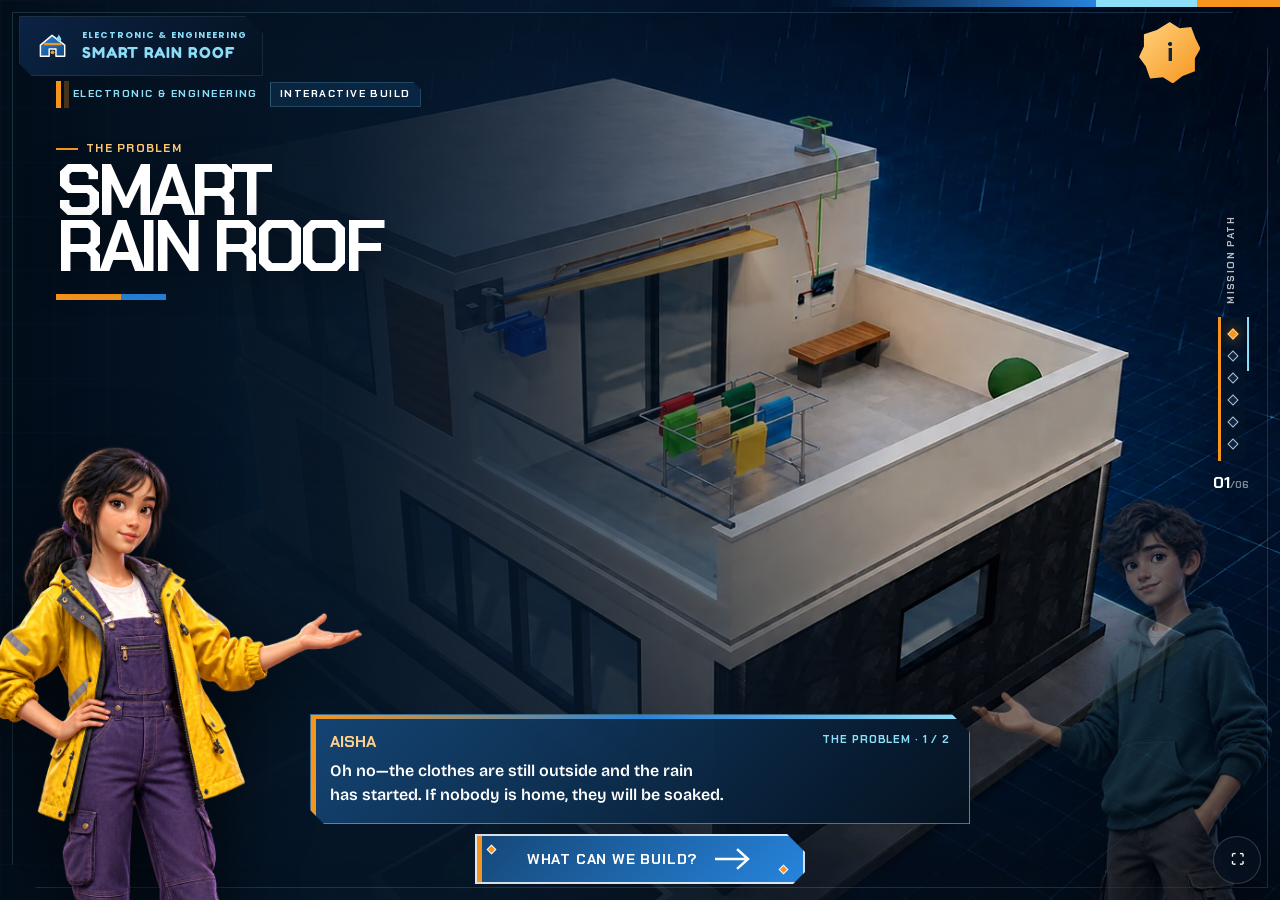
<file: index.html>
<!DOCTYPE html>
<html lang="en">
<head>
<meta charset="utf-8">
<meta name="viewport" content="width=device-width, initial-scale=1, viewport-fit=cover, maximum-scale=1">
<meta name="theme-color" content="#0B2545">
<title>SKAI Engineering · Smart Rain Roof</title>
<link rel="icon" type="image/svg+xml" href="favicon.svg">
<link rel="alternate icon" href="favicon.ico" sizes="16x16 24x24 32x32 48x48 64x64">
<link rel="stylesheet" href="assets/fonts/local-fonts.css">
<style>
/* =====================================================================
   SKAI world board — fit-to-screen, never scrolls, everything animates.
   Board is the Figma frame at 1959.11 x 1102 (16:9-ish), letterboxed to
   whatever screen it lands on. All motion is CSS transforms on the
   data-role groups inside the SVG.
   ===================================================================== */

*, *::before, *::after { box-sizing: border-box; }

html, body {
  height: 100%;
  margin: 0;
  overflow: hidden;                 /* no scrollbars, ever */
  overscroll-behavior: none;
  touch-action: manipulation;
  background: #08080b;
  font-family: Poppins, system-ui, -apple-system, sans-serif;
  color: #e9e9ee;
  -webkit-tap-highlight-color: transparent;
}

body {
  display: grid;
  place-items: center;
  position: fixed;                  /* kills iOS rubber-banding */
  inset: 0;
}

/* ---------------------------------------------------------------- board */

.board {
  --ar: 1.777778;                   /* 1959.11 / 1102 */
  position: relative;
  width:  min(100vw, calc(100vh * var(--ar)));
  height: min(100vh, calc(100vw / var(--ar)));
  overflow: hidden;
  background:
    radial-gradient(125% 95% at 50% -8%,  var(--glow)  0%, transparent 62%),
    radial-gradient(100% 80% at 50% 108%, var(--glow2) 0%, transparent 58%),
    var(--bg);
  box-shadow: 0 0 0 1px rgba(255,255,255,.05), 0 30px 90px rgba(0,0,0,.55);
}

/* soft vignette so the themed ground reads as depth, not a flat wash */
.board::after {
  content: ""; position: absolute; inset: 0; pointer-events: none;
  background: radial-gradient(120% 100% at 50% 50%, transparent 52%, rgba(0,0,0,.42) 100%);
}
@supports (height: 100dvh) {
  .board {
    width:  min(100vw, calc(100dvh * var(--ar)));
    height: min(100dvh, calc(100vw / var(--ar)));
  }
}
.board svg { display: block; width: 100%; height: 100%; }

/* Portrait phones: the board is a landscape game frame, so rotate it into the
   screen instead of leaving a thin letterbox strip. Chrome stays upright. */
@media (orientation: portrait) and (max-width: 820px) {
  .board {
    position: fixed; top: 50%; left: 50%;
    width:  min(100vh, calc(100vw * var(--ar)));
    height: min(100vw, calc(100vh / var(--ar)));
    transform: translate(-50%, -50%) rotate(90deg);
  }
  @supports (height: 100dvh) {
    .board {
      width:  min(100dvh, calc(100vw * var(--ar)));
      height: min(100vw, calc(100dvh / var(--ar)));
    }
  }
}

/* ---- domain mascots: the generated characters, standing on the board ---- */
.board .mascot {
  position: absolute; bottom: 8%; height: 40%;
  opacity: 0; pointer-events: none; z-index: 2;
  filter: drop-shadow(0 12px 24px rgba(0,0,0,.45));
  transition: opacity 200ms ease, transform 260ms cubic-bezier(.55, 0, .85, .12);
}
.board .mascot.robot { right: 17%; transform: translate(110px, 34px) scale(.9); }
.board .mascot.kid   { left: 20%;  transform: translate(-110px, 34px) scale(.9); }
.board .mascot.on {
  opacity: 1; transform: none;
  transition: opacity 200ms ease, transform 440ms cubic-bezier(.16, 1.24, .32, 1);
}
.board .mascot.robot.on { animation: bob 2.6s ease-in-out 500ms infinite; }
.board .mascot.kid.on   { animation: bob 3.1s ease-in-out 900ms infinite; }
@media (prefers-reduced-motion: reduce) { .board .mascot.on { animation: none; } }

/* the activity area — your game renders here, under the chrome */
.stage-slot {
  position: absolute; inset: 0;
  display: grid; place-items: center;
  pointer-events: none;
}

/* ------------------------------------------------------- motion system */
/* Every element is parked off-board in the direction it flies in from.
   Translations are in SVG user units, so they behave identically at any
   screen size. Turning the role off replays the same path in reverse. */

.board [data-role] {
  transform-box: fill-box;
  transform-origin: 50% 50%;
  opacity: 0;
  will-change: transform, opacity;
  transition:
    transform 260ms cubic-bezier(.55, 0, .85, .12),
    opacity   150ms ease-in;
  transition-delay: calc(var(--i, 0) * 22ms);
}

.board [data-role].on {
  transform: none;
  opacity: 1;
  transition:
    transform 440ms cubic-bezier(.16, 1.24, .32, 1),
    opacity   200ms ease-out;
  transition-delay: calc(var(--i, 0) * 38ms);
}

/* per-role flight paths */
.board [data-role="header"] { transform: translate(-520px, -70px) rotate(-7deg); }
.board [data-role="hud"]    { transform: translate(0, -330px) scale(.86); }
.board [data-role="rail"]   { transform: translate(400px, 40px) rotate(6deg); }
.board [data-role="hint"]   { transform: translate(-420px, 120px) rotate(-14deg); }
.board [data-role="cta"]    { transform: translate(0, 460px) scale(.9); }
.board [data-role="trim"]   { transform: translate(-700px, 0); }
.board [data-role="bubble"] {
  transform: translate(-40px, 90px) scale(.25) rotate(-8deg);
  transform-origin: 12% 94%;        /* grows out of the hint button */
}

/* the board itself never flies */
.board [data-role="decor"] { opacity: 1; transform: none; transition: none; }

/* Figma's flat grey stage tint (Rectangle 129) is replaced by the themed
   .board background above, so it is not drawn */
.board [data-role="backdrop"] { display: none; }

/* idle life once things have landed */
.board [data-role="cta"].on   { animation: bob 2.6s ease-in-out 600ms infinite; }
.board [data-role="hint"].on  { animation: pulse 2.2s ease-in-out 700ms infinite; }
@keyframes bob   { 0%,100% { translate: 0 0;    } 50% { translate: 0 -9px; } }
@keyframes pulse { 0%,100% { scale: 1;          } 50% { scale: 1.055;      } }

@media (prefers-reduced-motion: reduce) {
  .board [data-role] { transition-duration: 1ms !important; transition-delay: 0ms !important; }
  .board [data-role].on { animation: none; }
}

/* --------------------------------------------------------------- chrome */
/* Everything here is fixed-position overlay, so it can never add scroll. */

.hud-bar {
  position: fixed; right: clamp(8px, 1.2vw, 18px); bottom: clamp(8px, 1.8vh, 20px);
  display: flex; align-items: center; gap: clamp(6px, .9vw, 12px);
  padding: clamp(6px, 1vh, 10px) clamp(10px, 1.4vw, 16px);
  background: rgba(18,18,23,.82);
  backdrop-filter: blur(14px);
  border: 1px solid rgba(255,255,255,.1);
  border-radius: 999px;
  font-size: clamp(10px, 1.5vh, 13px);
  z-index: 10;
  transition: opacity .24s ease, transform .24s ease;
  max-width: calc(100vw - 16px);
  flex-wrap: wrap; justify-content: center;
}
body.idle .hud-bar { opacity: 0; transform: translateY(18px); pointer-events: none; }

.hud-bar button {
  font: inherit; font-weight: 600; color: #e9e9ee;
  background: rgba(255,255,255,.07);
  border: 1px solid rgba(255,255,255,.12);
  border-radius: 999px;
  padding: .45em .9em; cursor: pointer; white-space: nowrap;
  transition: background .18s ease, color .18s ease;
}
.hud-bar button:hover { background: rgba(255,255,255,.16); }
.hud-bar button.play.on { background: #fff; color: #111; }

.dots { display: flex; flex-wrap: wrap; justify-content: center; gap: clamp(4px, .55vw, 7px); }
.dots i {
  width: clamp(7px, 1.05vh, 10px); aspect-ratio: 1;
  border-radius: 50%; background: rgba(255,255,255,.24);
  cursor: pointer; transition: background .2s ease, transform .2s ease;
}
.dots i:hover { transform: scale(1.35); }
.dots i.on { background: var(--accent, #fff); transform: scale(1.35); }

.caption {
  position: fixed; right: clamp(8px, 1.2vw, 18px);
  bottom: calc(clamp(8px, 1.8vh, 20px) + clamp(38px, 5.6vh, 52px));
  margin: 0;
  font-size: clamp(10px, 1.5vh, 13px); letter-spacing: .01em;
  color: rgba(255,255,255,.6); text-align: right;
  max-width: min(46vw, 360px);
  z-index: 10; pointer-events: none;
  transition: opacity .24s ease;
}
body.idle .caption { opacity: 0; }

.worlds {
  position: fixed; top: clamp(8px, 1.6vh, 18px); left: 50%;
  transform: translateX(-50%);
  display: flex; flex-wrap: wrap; justify-content: center; gap: clamp(4px, .6vw, 8px);
  z-index: 10; max-width: calc(100vw - 12px);
  transition: opacity .24s ease, transform .24s ease;
}
body.idle .worlds { opacity: 0; transform: translateX(-50%) translateY(-16px); pointer-events: none; }

.worlds a {
  font-size: clamp(9px, 1.35vh, 12px); font-weight: 600;
  color: rgba(255,255,255,.66); text-decoration: none; white-space: nowrap;
  background: rgba(18,18,23,.8); backdrop-filter: blur(14px);
  border: 1px solid rgba(255,255,255,.1); border-radius: 999px;
  padding: .42em .9em;
}
.worlds a[aria-current] { background: var(--accent); color: #0b0b0e; border-color: transparent; }
.worlds a .sm { display: none; }
@media (max-width: 620px), (max-height: 420px) {
  .worlds a .lg { display: none; }
  .worlds a .sm { display: inline; }
}



@media (max-width: 900px) {
  .caption  { display: none; }
}
@media (max-width: 620px) {
  .hud-bar .full { display: none; }
  .worlds a { padding: .34em .62em; }
}
@media (max-width: 380px) {
  .hud-bar .play { display: none; }
}
/* very short landscape (phones on their side): shrink the chrome further */
@media (max-height: 420px) {
  .caption { display: none; }
  .hud-bar { bottom: 6px; padding: 4px 8px; }
  .worlds  { top: 5px; }
}

:root { --bg: #0B2545; --glow: rgba(31,111,208,.58); --glow2: rgba(247,148,29,.30); --accent: #F7941D; }
</style>
<link rel="stylesheet" href="engineering-smart-rain-roof.css">
</head>
<body>

<nav class="worlds" aria-hidden="true"></nav>

<div class="board">
<svg xmlns="http://www.w3.org/2000/svg" viewBox="0 0 1959.1111 1102" preserveAspectRatio="xMidYMid meet" data-frame="engineering" role="img" aria-label="Electronic & Engineering board">
<defs><linearGradient id="g1" x1="0.979" y1="0.9211" x2="-0.2285" y2="-1.015"><stop offset="0" stop-color="#154777" stop-opacity="1"/><stop offset="1" stop-color="#2784DD" stop-opacity="1"/></linearGradient><linearGradient id="g2" x1="0.4921" y1="0.5685" x2="0.5001" y2="0.3508"><stop offset="0" stop-color="#FFFFFF" stop-opacity="0"/><stop offset="1" stop-color="#115CBB" stop-opacity="1"/></linearGradient></defs>
<g data-role="header" data-node="24:2196" data-name="Rectangle"><g transform="matrix(1,0,0,1,282.4,115)"><path d="M0 0L7.2 0L7.2 2L0 2L0 0Z" fill="#D13735" fill-opacity="0.3"/></g></g>
<g data-role="header" data-node="24:2197" data-name="Rectangle"><g transform="matrix(1,0,0,1,285,112.4004)"><path d="M0 0L2 0L2 7.2L0 7.2L0 0Z" fill="#D13735" fill-opacity="0.3"/></g></g>
<g data-role="decor" data-node="24:2198" data-name="structural-beam"><g transform="matrix(1,0,0,1,1800,380)"><path d="M0 2C0 0.89543 0.895431 0 2 0L98 0C99.1046 0 100 0.895431 100 2L100 4C100 5.10457 99.1046 6 98 6L2 6C0.895429 6 0 5.10457 0 4L0 2Z" fill="#48515D" fill-opacity="0.12"/><path d="M2 0L2 1L98 1L98 0L98 -1L2 -1L2 0ZM100 2L99 2L99 4L100 4L101 4L101 2L100 2ZM98 6L98 5L2 5L2 6L2 7L98 7L98 6ZM0 4L1 4L1 2L0 2L-1 2L-1 4L0 4ZM2 6L2 5C1.44771 5 1 4.55229 1 4L0 4L-1 4C-1 5.65685 0.343143 7 2 7L2 6ZM100 4L99 4C99 4.55228 98.5523 5 98 5L98 6L98 7C99.6569 7 101 5.65685 101 4L100 4ZM98 0L98 1C98.5523 1 99 1.44771 99 2L100 2L101 2C101 0.343147 99.6569 -1 98 -1L98 0ZM2 0L2 -1C0.343146 -1 -1 0.343146 -1 2L0 2L1 2C1 1.44772 1.44772 1 2 1L2 0Z" fill="#48515D" fill-opacity="0.22"/></g></g>
<g data-role="hud" data-node="24:2199" data-name="Group 2593"><g transform="matrix(1,0,0,1,1618.0001,19.0016)"><g transform="matrix(-1,0,0,-1,93.0238,93.0003)"><path d="M40.7775 0.00796409L52.3742 0C53.2279 3.41 54.2725 6.76697 55.0507 10.2004C59.1892 11.1524 62.6675 12.7484 66.2536 15.0069C69.1303 13.1007 72.1699 11.4233 75.1026 9.60195C77.8721 12.3584 80.7683 14.9923 83.6286 17.6539C83.0802 19.0354 82.3523 20.3699 81.6962 21.7025C80.7319 23.6598 79.7825 25.6241 78.8478 27.5955C80.359 31.0665 81.5698 33.8694 82.4382 37.5915C83.4019 37.8378 84.3621 38.2226 85.3056 38.5458C87.8242 39.4079 90.3435 40.3726 92.9008 41.108L92.8804 47.0852C92.8771 48.3946 92.8322 49.7277 92.952 51.0324C92.9754 51.4793 92.9892 51.9295 93.0238 52.3755C92.5066 52.4912 92.0158 52.6321 91.515 52.8058C90.5465 53.1682 89.5171 53.4284 88.5237 53.7187L83.3202 55.234C82.4232 59.3446 80.5585 63.2376 78.3809 66.8053C79.8642 69.9635 81.2415 73.1734 82.6959 76.3456C81.8798 77.2656 80.9659 78.1188 80.0965 78.9896C78.536 80.5403 76.9914 82.1067 75.4628 83.6887C72.2172 82.2379 68.9699 80.736 65.8386 79.0506C62.3419 81.1423 58.4711 82.428 54.5588 83.4751C54.3432 84.9111 53.9496 86.3398 53.6117 87.7526C53.19 89.493 52.8028 91.2411 52.4503 92.997L40.7261 93.0003L39.2403 87.1638C38.931 85.9251 38.6638 84.6587 38.261 83.4469C34.4911 82.3594 30.7104 81.1355 27.3275 79.097C25.1842 79.9741 23.0947 80.9838 21.0001 81.9688C19.8576 82.506 18.7073 83.0983 17.5151 83.5157C14.9533 81.1043 12.5081 78.5298 10.0255 76.0354C10.4983 74.9452 11.0995 73.9015 11.6371 72.8408L14.6315 66.8776C12.5921 63.0901 11.0799 59.3295 9.88628 55.1981C6.61031 54.1406 3.29553 53.2169 0.0260241 52.1343C-0.0330577 48.4032 0.0282023 44.6613 0.0192856 40.9286C3.25047 39.7721 6.64128 39.0144 9.89193 37.8965C10.5563 35.6648 11.2576 33.4638 12.1902 31.327C12.8232 29.8767 13.5877 28.4884 14.2528 27.053C12.7173 23.9271 11.1587 20.8127 9.57705 17.71C10.6488 16.4582 11.9105 15.3133 13.0633 14.132C14.6516 12.5046 16.2114 10.7685 17.924 9.27475C20.7465 11.2446 23.7203 13.0304 26.6236 14.8785C30.0271 12.8252 33.9298 11.0685 37.8333 10.2632C38.8498 6.85614 39.7331 3.40428 40.7775 0.00796409Z" fill="#FCA01B"/></g><g transform="matrix(-1,0,0,-1,76.0238,77.0003)"><path d="M28.234 0.0863614C28.2844 0.078873 28.3345 0.0690532 28.3853 0.0639804C29.6066 -0.0580889 30.9267 0.016793 32.1457 0.103916C32.5471 0.133306 32.9479 0.170984 33.3478 0.216962C33.7477 0.262939 34.1464 0.317294 34.544 0.379939C34.9417 0.442584 35.3378 0.513521 35.7326 0.592672C36.1272 0.671824 36.52 0.759276 36.9111 0.854935C37.302 0.950513 37.6909 1.05414 38.0776 1.1659C38.4643 1.27766 38.8485 1.39756 39.2302 1.52542C39.6119 1.65321 39.9909 1.78889 40.3668 1.93254C40.7428 2.07635 41.1157 2.22772 41.4854 2.38683C41.8551 2.5461 42.2214 2.71294 42.5841 2.88751C42.9469 3.06192 43.3058 3.2439 43.661 3.43344C44.0162 3.62299 44.3672 3.81978 44.7141 4.02398C45.061 4.22802 45.4035 4.4393 45.7416 4.65776C46.0798 4.87621 46.4132 5.10159 46.7419 5.33381C47.0706 5.56619 47.3943 5.80526 47.713 6.05117C48.0317 6.297 48.3453 6.54944 48.6535 6.80839C48.9618 7.06735 49.2644 7.33258 49.5615 7.60417C49.7434 7.76787 49.9232 7.93374 50.101 8.10195C50.2788 8.27008 50.4545 8.44038 50.6282 8.61269C50.8017 8.78517 50.9731 8.95966 51.1425 9.13616C51.3119 9.31282 51.4791 9.49149 51.644 9.67226C51.809 9.85303 51.9717 10.0357 52.1321 10.2204C52.2926 10.4052 52.4509 10.5919 52.6068 10.7805C52.7626 10.9691 52.9162 11.1595 53.0674 11.3518C53.2186 11.5441 53.3675 11.7384 53.5141 11.9344C53.6604 12.1303 53.8045 12.3281 53.9461 12.5277C54.0879 12.7271 54.227 12.9284 54.3637 13.1314C54.5004 13.3343 54.6345 13.5389 54.7662 13.7452C54.8979 13.9513 55.027 14.1591 55.1536 14.3686C55.2802 14.578 55.4042 14.789 55.5256 15.0014C55.6471 15.2138 55.7658 15.4277 55.8819 15.643C55.9982 15.8583 56.1117 16.0751 56.2225 16.2933C56.3333 16.5114 56.4415 16.7309 56.547 16.9517C56.6525 17.1724 56.7553 17.3944 56.8553 17.6177C56.9553 17.841 57.0525 18.0655 57.1472 18.2912C57.2417 18.5169 57.3335 18.7436 57.4225 18.9716C57.5114 19.1996 57.5976 19.4286 57.6809 19.6587C57.7643 19.8886 57.8448 20.1197 57.9225 20.3518C58.0001 20.5838 58.0749 20.8167 58.147 21.0506C58.219 21.2845 58.288 21.5191 58.3542 21.7546C58.4205 21.9902 58.4838 22.2266 58.5443 22.4637C58.6047 22.7007 58.6622 22.9386 58.7167 23.1771C58.7713 23.4156 58.823 23.6548 58.8717 23.8945C58.9205 24.1343 58.9663 24.3747 59.0092 24.6155C59.052 24.8564 59.092 25.0978 59.1289 25.3397C59.1657 25.5815 59.1997 25.8237 59.2308 26.0665C59.2617 26.3094 59.2897 26.5525 59.3147 26.7959C59.3397 27.0392 59.3618 27.2829 59.381 27.5268C59.4 27.7708 59.416 28.015 59.4291 28.2593C59.7977 36.3 57.2435 44.0092 51.7926 49.9918C51.6329 50.169 51.4709 50.3442 51.3068 50.5176C51.1427 50.6909 50.9765 50.8621 50.8082 51.0313C50.64 51.2005 50.4697 51.3676 50.2973 51.5328C50.125 51.6978 49.9507 51.8607 49.7744 52.0215C49.598 52.1823 49.4198 52.3409 49.2395 52.4972C49.0593 52.6536 48.8773 52.8078 48.6932 52.9598C48.5092 53.1118 48.3235 53.2615 48.1359 53.4089C47.9482 53.5563 47.7588 53.7014 47.5676 53.8441C47.3764 53.9868 47.1835 54.1272 46.9888 54.2654C46.7942 54.4034 46.5979 54.539 46.3998 54.6724C46.2019 54.8056 46.0024 54.9365 45.8012 55.0647C45.6001 55.1932 45.3973 55.3191 45.193 55.4425C44.9888 55.5659 44.7831 55.6867 44.5759 55.805C44.3687 55.9235 44.1601 56.0394 43.95 56.1526C43.7401 56.2658 43.5286 56.3765 43.3158 56.4846C43.1031 56.5928 42.8891 56.6983 42.6737 56.8012C42.4584 56.9041 42.2419 57.0042 42.0242 57.1017C41.8064 57.1993 41.5874 57.2941 41.3673 57.3864C41.1472 57.4787 40.9261 57.5681 40.7038 57.6549C40.4816 57.7417 40.2582 57.8257 40.0339 57.9069C39.8095 57.9884 39.5842 58.0669 39.358 58.1426C39.1316 58.2185 38.9045 58.2916 38.6764 58.3618C38.4484 58.432 38.2195 58.4995 37.9898 58.5641C37.76 58.6287 37.5296 58.6906 37.2984 58.7497C37.0672 58.8086 36.8353 58.8648 36.6027 58.9181C36.3701 58.9714 36.1369 59.0219 35.9031 59.0695C35.6692 59.1172 35.4348 59.1619 35.1999 59.2038C34.965 59.2458 34.7296 59.2847 34.4937 59.3208C34.2578 59.357 34.0215 59.3903 33.7848 59.4207C33.5482 59.4509 33.3111 59.4783 33.0737 59.5029C32.8364 59.5275 32.5987 59.5492 32.3607 59.5679C32.1229 59.5867 31.8848 59.6025 31.6465 59.6153C23.7867 59.7865 16.721 57.6941 10.6032 52.6348C10.4196 52.4809 10.2378 52.3249 10.0579 52.1665C9.87807 52.0082 9.70012 51.8479 9.52418 51.6853C9.34816 51.5226 9.17416 51.358 9.00208 51.1913C8.83017 51.0245 8.66019 50.8556 8.49231 50.6847C8.32442 50.5136 8.15855 50.3407 7.99477 50.1659C7.83107 49.9909 7.66955 49.814 7.5102 49.6351C7.35069 49.4561 7.19343 49.2754 7.03843 49.0927C6.88342 48.9101 6.7306 48.7257 6.58002 48.5393C6.42945 48.353 6.28113 48.1648 6.13515 47.9747C5.989 47.7849 5.84535 47.5931 5.70404 47.3997C5.56264 47.2063 5.42358 47.0111 5.28686 46.8143C5.1503 46.6175 5.01607 46.419 4.88426 46.2191C4.75228 46.019 4.62289 45.8173 4.49599 45.6142C4.36901 45.4109 4.24452 45.2062 4.12245 45.0001C4.00046 44.7938 3.88097 44.5861 3.76405 44.3771C3.64698 44.1679 3.53264 43.9574 3.4208 43.7455C3.30887 43.5337 3.1996 43.3205 3.09291 43.106C2.98622 42.8914 2.88211 42.6757 2.78057 42.4586C2.67912 42.2416 2.58032 42.0233 2.4841 41.8038C2.38788 41.5844 2.29439 41.3638 2.20356 41.1421C2.11274 40.9203 2.02457 40.6975 1.93913 40.4737C1.8537 40.2498 1.77093 40.025 1.69089 39.7991C1.61093 39.5734 1.53371 39.3465 1.45915 39.1187C1.38475 38.891 1.313 38.6624 1.24408 38.433C1.17499 38.2036 1.10881 37.9733 1.04552 37.7422C0.982067 37.5111 0.921513 37.2793 0.863699 37.0467C0.805886 36.8142 0.750971 36.581 0.698955 36.3471C0.646778 36.1132 0.597499 35.8788 0.551119 35.6439C0.504578 35.4088 0.461017 35.1732 0.420354 34.937C0.379611 34.701 0.341685 34.4644 0.306739 34.2274C0.271712 33.9904 0.239584 33.753 0.210194 33.5152C0.180965 33.2773 0.154635 33.0392 0.131123 32.8008C0.108175 32.5558 0.0882061 32.3106 0.0711357 32.0654C0.0542264 31.82 0.0402959 31.5743 0.0294256 31.3286C0.0185553 31.0829 0.0106643 30.837 0.00583311 30.591C0.00100187 30.3451 -0.000849557 30.0991 0.000358253 29.8531C0.00156606 29.6071 0.00583338 29.3612 0.0131608 29.1153C0.0204881 28.8695 0.0307944 28.6238 0.0439998 28.3782C0.0573662 28.1324 0.0737132 27.887 0.0931187 27.6417C0.112524 27.3965 0.134908 27.1516 0.160353 26.9069C0.185797 26.6622 0.214221 26.4179 0.245704 26.1738C0.277188 25.9299 0.311651 25.6865 0.349093 25.4434C0.386454 25.2003 0.426877 24.9576 0.470358 24.7154C0.513758 24.4733 0.560139 24.2318 0.609578 23.9908C0.658857 23.7498 0.711115 23.5094 0.766432 23.2697C0.82175 23.03 0.879965 22.791 0.941161 22.5528C1.00236 22.3145 1.06653 22.077 1.13361 21.8403C1.2006 21.6037 1.27049 21.3678 1.34336 21.1329C1.41623 20.8979 1.492 20.6639 1.57059 20.4309C1.6491 20.1977 1.73051 19.9656 1.81497 19.7346C1.89936 19.5034 1.98648 19.2734 2.07642 19.0446C2.16644 18.8156 2.25928 18.5878 2.35494 18.3611C2.45052 18.1345 2.54884 17.909 2.65005 17.6848C2.75126 17.4605 2.85514 17.2377 2.96183 17.016C3.06852 16.7942 3.17786 16.5739 3.28995 16.3549C3.40203 16.1361 3.51678 15.9185 3.63434 15.7023C3.75174 15.4862 3.87179 15.2715 3.9945 15.0583C4.1173 14.8452 4.24267 14.6336 4.37053 14.4235C4.49856 14.2135 4.62909 14.0049 4.76211 13.798C4.89529 13.591 5.03089 13.3858 5.16906 13.1823C5.30715 12.9788 5.44782 12.7771 5.59091 12.577C5.73399 12.377 5.87965 12.1786 6.02773 11.9822C6.17565 11.7857 6.32606 11.5911 6.47889 11.3983C6.63172 11.2055 6.78688 11.0146 6.94438 10.8256C12.5028 4.26023 19.717 0.779322 28.234 0.0863614Z" fill="#FFFFFF"/><path d="M28.234 0.0863614L28.7206 6.0666L28.9196 6.05041L29.1171 6.02102L28.234 0.0863614ZM28.3853 0.0639804L27.7885 -5.90627L27.7882 -5.90624L28.3853 0.0639804ZM32.1457 0.103916L32.5839 -5.88007L32.5735 -5.88082L32.1457 0.103916ZM33.3478 0.216962L34.0332 -5.74376L34.0331 -5.74378L33.3478 0.216962ZM35.7326 0.592672L36.9125 -5.29016L36.9121 -5.29026L35.7326 0.592672ZM36.9111 0.854935L35.4856 6.68313L35.4861 6.68327L36.9111 0.854935ZM39.2302 1.52542L37.3242 7.21464L37.3256 7.21512L39.2302 1.52542ZM40.3668 1.93254L42.5105 -3.67146L42.5084 -3.67226L40.3668 1.93254ZM41.4854 2.38683L43.8595 -3.1235L43.857 -3.12456L41.4854 2.38683ZM42.5841 2.88751L39.9823 8.29403L39.9842 8.29496L42.5841 2.88751ZM44.7141 4.02398L41.6708 9.19491L41.6721 9.19565L44.7141 4.02398ZM46.7419 5.33381L50.2056 0.434596L50.204 0.433465L46.7419 5.33381ZM47.713 6.05117L44.0483 10.8019L44.0484 10.802L47.713 6.05117ZM49.5615 7.60417L45.5134 12.0328L45.5306 12.0485L45.5479 12.064L49.5615 7.60417ZM50.101 8.10195L45.9764 12.4595L45.9794 12.4623L50.101 8.10195ZM50.6282 8.61269L54.858 4.35724L54.854 4.3533L50.6282 8.61269ZM51.1425 9.13616L55.473 4.98327L55.4721 4.98232L51.1425 9.13616ZM51.644 9.67226L47.2103 13.7149L47.2123 13.717L51.644 9.67226ZM52.1321 10.2204L47.6017 14.1543L47.6028 14.1556L52.1321 10.2204ZM52.6068 10.7805L57.2323 6.95883L57.2304 6.95648L52.6068 10.7805ZM53.0674 11.3518L57.7844 7.6437L57.7837 7.64274L53.0674 11.3518ZM53.5141 11.9344L58.3204 8.34295L58.3193 8.34136L53.5141 11.9344ZM53.9461 12.5277L49.0528 15.9998L49.0551 16.003L53.9461 12.5277ZM54.3637 13.1314L49.3873 16.4833L49.3879 16.4842L54.3637 13.1314ZM54.7662 13.7452L49.7083 16.9729L49.7104 16.9761L54.7662 13.7452ZM55.5256 15.0014L50.3157 17.9776L50.3174 17.9805L55.5256 15.0014ZM55.8819 15.643L50.6009 18.4909L50.6025 18.494L55.8819 15.643ZM56.2225 16.2933L50.8726 19.0097L50.8742 19.0129L56.2225 16.2933ZM56.547 16.9517L51.1332 19.5382L51.1335 19.5389L56.547 16.9517ZM56.8553 17.6177L51.3791 20.0696L51.3794 20.0703L56.8553 17.6177ZM57.1472 18.2912L62.6821 15.975L62.68 15.9699L57.1472 18.2912ZM57.4225 18.9716L63.012 16.7906L63.0118 16.79L57.4225 18.9716ZM57.6809 19.6587L52.0397 21.7023L52.0399 21.703L57.6809 19.6587ZM57.9225 20.3518L63.6124 18.4479L63.612 18.4467L57.9225 20.3518ZM58.147 21.0506L63.8814 19.2853L63.881 19.284L58.147 21.0506ZM58.3542 21.7546L52.5779 23.3779L52.5788 23.3811L58.3542 21.7546ZM58.5443 22.4637L64.3586 20.9825L64.3581 20.9806L58.5443 22.4637ZM58.7167 23.1771L52.8675 24.514L52.8684 24.5178L58.7167 23.1771ZM58.8717 23.8945L64.7516 22.6999L64.7516 22.6995L58.8717 23.8945ZM59.0092 24.6155L64.9165 23.5652L64.9161 23.5629L59.0092 24.6155ZM59.1289 25.3397L65.0606 24.437L65.0601 24.4335L59.1289 25.3397ZM59.2308 26.0665L65.1827 25.3087L65.1822 25.3046L59.2308 26.0665ZM59.3147 26.7959L53.346 27.4079L53.3462 27.4101L59.3147 26.7959ZM59.381 27.5268L65.3629 27.061L65.3625 27.0568L59.381 27.5268ZM59.4291 28.2593L65.4228 27.9845L65.4217 27.9609L65.4205 27.9374L59.4291 28.2593ZM51.7926 49.9918L47.3574 45.9508L47.3467 45.9626L47.336 45.9745L51.7926 49.9918ZM51.3068 50.5176L55.6633 54.6433L55.6652 54.6413L51.3068 50.5176ZM50.2973 51.5328L54.4468 55.8666L54.4489 55.8645L50.2973 51.5328ZM49.7744 52.0215L53.8162 56.4559L53.8182 56.454L49.7744 52.0215ZM49.2395 52.4972L45.3083 47.9644L45.306 47.9664L49.2395 52.4972ZM48.6932 52.9598L44.8736 48.3326L44.8714 48.3344L48.6932 52.9598ZM48.1359 53.4089L51.8422 58.1273L51.8442 58.1258L48.1359 53.4089ZM46.9888 54.2654L50.4596 59.1597L50.4613 59.1584L46.9888 54.2654ZM46.3998 54.6724L43.0492 49.695L43.0488 49.6954L46.3998 54.6724ZM45.8012 55.0647L42.5751 50.0059L42.5723 50.0077L45.8012 55.0647ZM45.193 55.4425L42.0908 50.3067L42.0905 50.3069L45.193 55.4425ZM44.5759 55.805L41.6003 50.5948L41.5979 50.5962L44.5759 55.805ZM43.95 56.1526L41.1036 50.8707L41.1019 50.8716L43.95 56.1526ZM43.3158 56.4846L40.5978 51.1356L40.5969 51.136L43.3158 56.4846ZM42.6737 56.8012L40.0872 51.3873L40.0864 51.3877L42.6737 56.8012ZM42.0242 57.1017L44.4759 62.578L44.4774 62.5773L42.0242 57.1017ZM41.3673 57.3864L39.0478 51.8528L39.0471 51.8531L41.3673 57.3864ZM40.7038 57.6549L38.5216 52.0658L38.5209 52.0661L40.7038 57.6549ZM40.0339 57.9069L37.9907 52.2655L37.9871 52.2668L40.0339 57.9069ZM39.358 58.1426L37.4545 52.4526L37.4515 52.4536L39.358 58.1426ZM37.2984 58.7497L38.7808 64.5637L38.7846 64.5627L37.2984 58.7497ZM35.9031 59.0695L34.7065 53.19L34.7046 53.1904L35.9031 59.0695ZM35.1999 59.2038L34.1472 53.2969L34.1449 53.2973L35.1999 59.2038ZM34.4937 59.3208L33.5868 53.3897L33.5849 53.39L34.4937 59.3208ZM33.7848 59.4207L34.5462 65.3722L34.548 65.3719L33.7848 59.4207ZM33.0737 59.5029L32.4563 53.5347L32.4543 53.5349L33.0737 59.5029ZM32.3607 59.5679L31.8892 53.5865L31.8889 53.5865L32.3607 59.5679ZM31.6465 59.6153L31.7772 65.6139L31.8729 65.6118L31.9684 65.6066L31.6465 59.6153ZM10.6032 52.6348L6.74897 57.2332L6.76417 57.2459L6.77945 57.2586L10.6032 52.6348ZM10.0579 52.1665L6.09301 56.6699L6.09401 56.6708L10.0579 52.1665ZM9.52418 51.6853L5.45216 56.0919L5.45224 56.092L9.52418 51.6853ZM9.00208 51.1913L4.82344 55.497L4.82754 55.5009L9.00208 51.1913ZM8.49231 50.6847L4.21054 54.8878L4.21153 54.8888L8.49231 50.6847ZM7.99477 50.1659L3.61334 54.265L3.61623 54.2681L7.99477 50.1659ZM7.5102 49.6351L11.9908 45.6445L11.9888 45.6423L7.5102 49.6351ZM7.03843 49.0927L11.6137 45.2111L11.612 45.2091L7.03843 49.0927ZM6.13515 47.9747L10.8932 44.3195L10.8898 44.315L6.13515 47.9747ZM5.70404 47.3997L10.5487 43.86L10.5477 43.8587L5.70404 47.3997ZM5.28686 46.8143L0.357486 50.235L0.358719 50.2368L5.28686 46.8143ZM4.88426 46.2191L9.89356 42.9165L9.89293 42.9156L4.88426 46.2191ZM4.49599 45.6142L-0.592456 48.7935L-0.592229 48.7938L4.49599 45.6142ZM4.12245 45.0001L-1.04215 48.0541L-1.04021 48.0573L4.12245 45.0001ZM3.76405 44.3771L9.0006 41.4481L8.99985 41.4468L3.76405 44.3771ZM3.4208 43.7455L8.7272 40.9451L8.72548 40.9418L3.4208 43.7455ZM3.09291 43.106L-2.27968 45.7771L-2.27928 45.7779L3.09291 43.106ZM2.78057 42.4586L-2.65472 44.9998L-2.65431 45.0006L2.78057 42.4586ZM2.4841 41.8038L7.97928 39.3949L7.97896 39.3941L2.4841 41.8038ZM1.69089 39.7991L-3.96493 41.8021L-3.96452 41.8032L1.69089 39.7991ZM1.45915 39.1187L-4.24434 40.9816L-4.24314 40.9852L1.45915 39.1187ZM1.24408 38.433L6.99032 36.7065L6.98937 36.7034L1.24408 38.433ZM1.04552 37.7422L6.83228 36.1569L6.83153 36.1542L1.04552 37.7422ZM0.863699 37.0467L6.68645 35.5991L6.68633 35.5986L0.863699 37.0467ZM0.698955 36.3471L6.55589 35.0446L6.55494 35.0404L0.698955 36.3471ZM0.551119 35.6439L6.43753 34.4819L6.43692 34.4788L0.551119 35.6439ZM0.420354 34.937L6.33335 33.9189L6.33289 33.9163L0.420354 34.937ZM0.306739 34.2274L6.24259 33.3523L6.24225 33.35L0.306739 34.2274ZM0.210194 33.5152L-5.74501 34.247L-5.74452 34.2509L0.210194 33.5152ZM0.131123 32.8008L-5.84272 33.3605L-5.84135 33.375L-5.83991 33.3896L0.131123 32.8008ZM0.0711357 32.0654L-5.91468 32.4778L-5.91438 32.482L0.0711357 32.0654ZM0.0294256 31.3286L-5.96471 31.5938L-5.96471 31.5938L0.0294256 31.3286ZM0.0439998 28.3782L-5.94715 28.0523L-5.94735 28.056L0.0439998 28.3782ZM0.245704 26.1738L-5.70492 25.4057L-5.70499 25.4062L0.245704 26.1738ZM0.349093 25.4434L6.27916 26.3567L6.27946 26.3548L0.349093 25.4434ZM0.470358 24.7154L6.37595 25.7756L6.37617 25.7743L0.470358 24.7154ZM0.609578 23.9908L6.48718 25.1965L6.48795 25.1928L0.609578 23.9908ZM1.13361 21.8403L6.90637 23.4759L6.90674 23.4746L1.13361 21.8403ZM1.57059 20.4309L7.25598 22.3483L7.25697 22.3453L1.57059 20.4309ZM1.81497 19.7346L7.45011 21.795L7.45121 21.792L1.81497 19.7346ZM2.07642 19.0446L7.66033 21.2401L7.66045 21.2398L2.07642 19.0446ZM2.35494 18.3611L7.88313 20.6933L7.88324 20.693L2.35494 18.3611ZM2.96183 17.016L8.36823 19.6181L8.3686 19.6173L2.96183 17.016ZM3.28995 16.3549L-2.05043 13.6199L-2.05084 13.6207L3.28995 16.3549ZM3.63434 15.7023L8.90546 18.5685L8.90666 18.5663L3.63434 15.7023ZM3.9945 15.0583L-1.20392 12.0622L-1.20574 12.0654L3.9945 15.0583ZM4.37053 14.4235L-0.752988 11.3011L-0.754732 11.304L4.37053 14.4235ZM4.76211 13.798L-0.283305 10.5509L-0.285091 10.5536L4.76211 13.798ZM5.16906 13.1823L10.1328 16.553L10.1343 16.5508L5.16906 13.1823ZM5.59091 12.577L10.4708 16.068L10.4714 16.0671L5.59091 12.577ZM6.02773 11.9822L10.8192 15.5935L10.8211 15.591L6.02773 11.9822ZM6.94438 10.8256L2.36512 6.94874L2.3501 6.96649L2.33521 6.98435L6.94438 10.8256ZM28.234 0.0863614L29.1171 6.02102C29.1723 6.01281 29.2181 6.00535 29.2387 6.00199C29.2443 6.00108 29.2494 6.00024 29.2529 5.99967C29.2571 5.99898 29.2586 5.99873 29.2607 5.99839C29.2643 5.9978 29.2618 5.99821 29.2569 5.999C29.2476 6.00049 29.2156 6.00557 29.1717 6.01166C29.127 6.01786 29.0619 6.02624 28.9823 6.0342L28.3853 0.0639804L27.7882 -5.90624C27.5865 -5.88607 27.4245 -5.86044 27.3621 -5.85047C27.3446 -5.84767 27.3295 -5.8452 27.3206 -5.84374C27.3066 -5.84145 27.3102 -5.84204 27.3048 -5.84116C27.3003 -5.84041 27.3209 -5.84383 27.351 -5.8483L28.234 0.0863614ZM28.3853 0.0639804L28.982 6.03423C29.6324 5.96923 30.4831 6.00039 31.718 6.08865L32.1457 0.103916L32.5735 -5.88082C31.3703 -5.96681 29.5808 -6.08541 27.7885 -5.90627L28.3853 0.0639804ZM32.1457 0.103916L31.7076 6.0879C32.0266 6.11125 32.3449 6.14119 32.6626 6.1777L33.3478 0.216962L34.0331 -5.74378C33.5508 -5.79922 33.0677 -5.84464 32.5839 -5.88006L32.1457 0.103916ZM33.3478 0.216962L32.6625 6.17769C32.9788 6.21407 33.2948 6.25712 33.6102 6.30683L34.544 0.379939L35.4778 -5.54695C34.9981 -5.62253 34.5165 -5.68819 34.0332 -5.74376L33.3478 0.216962ZM34.544 0.379939L33.6102 6.30683C33.9252 6.35645 34.2395 6.41271 34.5531 6.4756L35.7326 0.592672L36.9121 -5.29026C36.4362 -5.38567 35.9581 -5.47128 35.4778 -5.54695L34.544 0.379939ZM35.7326 0.592672L34.5527 6.47551C34.8644 6.53804 35.1753 6.60724 35.4856 6.68313L36.9111 0.854935L38.3367 -4.97326C37.8647 -5.08869 37.3901 -5.19439 36.9125 -5.29016L35.7326 0.592672ZM36.9111 0.854935L35.4861 6.68327C35.7968 6.75921 36.1053 6.84145 36.4119 6.93004L38.0776 1.1659L39.7434 -4.59824C39.2764 -4.73317 38.8073 -4.85819 38.3361 -4.9734L36.9111 0.854935ZM38.0776 1.1659L36.4119 6.93004C36.7172 7.01827 37.0213 7.11315 37.3242 7.21463L39.2302 1.52542L41.1362 -4.16379C40.6758 -4.31804 40.2115 -4.46295 39.7434 -4.59824L38.0776 1.1659ZM39.2302 1.52542L37.3256 7.21512C37.6284 7.31647 37.9283 7.42386 38.2253 7.53733L40.3668 1.93254L42.5084 -3.67226C42.0534 -3.84609 41.5955 -4.01005 41.1348 -4.16427L39.2302 1.52542ZM40.3668 1.93254L38.2232 7.53653C38.5234 7.65136 38.8202 7.7719 39.1138 7.89822L41.4854 2.38683L43.857 -3.12456C43.4111 -3.31645 42.9622 -3.49867 42.5105 -3.67146L40.3668 1.93254ZM41.4854 2.38683L39.1113 7.89716C39.4053 8.02382 39.6956 8.15608 39.9823 8.29402L42.5841 2.88751L45.186 -2.519C44.7471 -2.7302 44.3049 -2.93162 43.8595 -3.1235L41.4854 2.38683ZM42.5841 2.88751L39.9842 8.29496C40.2711 8.43292 40.5551 8.57686 40.8361 8.72683L43.661 3.43344L46.4859 -1.85994C46.0565 -2.08907 45.6226 -2.30908 45.184 -2.51994L42.5841 2.88751ZM43.661 3.43344L40.8361 8.72683C41.1179 8.87722 41.3961 9.0332 41.6708 9.19491L44.7141 4.02398L47.7574 -1.14695C47.3382 -1.39364 46.9144 -1.63125 46.4859 -1.85994L43.661 3.43344ZM44.7141 4.02398L41.6721 9.19565C41.9466 9.3571 42.2177 9.52435 42.4855 9.69737L45.7416 4.65776L48.9978 -0.381853C48.5893 -0.645742 48.1754 -0.90106 47.7561 -1.14769L44.7141 4.02398ZM45.7416 4.65776L42.4855 9.69737C42.7539 9.87078 43.0187 10.0497 43.2797 10.2341L46.7419 5.33381L50.204 0.433465C49.8077 0.153454 49.4056 -0.118359 48.9978 -0.381853L45.7416 4.65776ZM46.7419 5.33381L43.2781 10.233C43.5391 10.4175 43.7957 10.6071 44.0483 10.8019L47.713 6.05117L51.3778 1.30043C50.9928 1.00341 50.602 0.714853 50.2056 0.434596L46.7419 5.33381ZM47.713 6.05117L44.0484 10.802C44.3012 10.997 44.5498 11.1972 44.794 11.4023L48.6535 6.80839L52.513 2.21445C52.1408 1.90172 51.7622 1.59697 51.3776 1.30029L47.713 6.05117ZM48.6535 6.80839L44.794 11.4023C45.0385 11.6077 45.2783 11.8178 45.5134 12.0328L49.5615 7.60417L53.6097 3.17557C53.2506 2.84733 52.885 2.52698 52.513 2.21445L48.6535 6.80839ZM49.5615 7.60417L45.5479 12.064C45.6931 12.1947 45.8359 12.3265 45.9764 12.4595L50.101 8.10195L54.2255 3.74442C54.0106 3.54099 53.7938 3.34102 53.5752 3.14431L49.5615 7.60417ZM50.101 8.10195L45.9794 12.4623C46.1208 12.5959 46.2617 12.7325 46.4024 12.8721L50.6282 8.61269L54.854 4.3533C54.6473 4.14825 54.4369 3.94422 54.2225 3.74157L50.101 8.10195ZM50.6282 8.61269L46.3984 12.8682C46.5383 13.0071 46.6764 13.1478 46.8129 13.29L51.1425 9.13616L55.4721 4.98232C55.2699 4.77155 55.0652 4.56319 54.858 4.35724L50.6282 8.61269ZM51.1425 9.13616L46.812 13.289C46.9479 13.4308 47.0807 13.5727 47.2103 13.7149L51.644 9.67226L56.0776 5.62964C55.8776 5.41023 55.6759 5.19481 55.473 4.98327L51.1425 9.13616ZM51.644 9.67226L47.2123 13.717C47.3452 13.8626 47.475 14.0083 47.6017 14.1543L52.1321 10.2204L56.6624 6.28642C56.4684 6.06299 56.2727 5.84343 56.0756 5.62749L51.644 9.67226ZM52.1321 10.2204L47.6028 14.1556C47.7309 14.303 47.8577 14.4526 47.9833 14.6045L52.6068 10.7805L57.2304 6.95648C57.044 6.73119 56.8544 6.50736 56.6613 6.28515L52.1321 10.2204ZM52.6068 10.7805L47.9814 14.6021C48.1068 14.7539 48.23 14.9068 48.3511 15.0608L53.0674 11.3518L57.7837 7.64274C57.6023 7.41216 57.4185 7.18419 57.2323 6.95883L52.6068 10.7805ZM53.0674 11.3518L48.3504 15.0598C48.471 15.2133 48.5905 15.3692 48.7089 15.5275L53.5141 11.9344L58.3193 8.34136C58.1445 8.10763 57.9662 7.87497 57.7844 7.6437L53.0674 11.3518ZM53.5141 11.9344L48.7077 15.5259C48.8249 15.6828 48.94 15.8408 49.0528 15.9998L53.9461 12.5277L58.8395 9.05559C58.669 8.81538 58.496 8.57784 58.3204 8.34295L53.5141 11.9344ZM53.9461 12.5277L49.0551 16.003C49.1667 16.16 49.2774 16.3201 49.3873 16.4833L54.3637 13.1314L59.3402 9.77958C59.1766 9.53675 59.009 9.29424 58.8372 9.05241L53.9461 12.5277ZM54.3637 13.1314L49.3879 16.4842C49.4963 16.6451 49.603 16.8079 49.7083 16.9729L54.7662 13.7452L59.824 10.5174C59.666 10.2698 59.5046 10.0236 59.3396 9.77867L54.3637 13.1314ZM54.7662 13.7452L49.7104 16.9761C49.815 17.1398 49.9177 17.3051 50.0186 17.4721L55.1536 14.3686L60.2886 11.265C60.1364 11.0131 59.9808 10.7628 59.8219 10.5142L54.7662 13.7452ZM55.1536 14.3686L50.0186 17.4721C50.1199 17.6396 50.2189 17.8081 50.3157 17.9776L55.5256 15.0014L60.7354 12.0252C60.5895 11.7698 60.4405 11.5164 60.2886 11.265L55.1536 14.3686ZM55.5256 15.0014L50.3174 17.9805C50.4135 18.1485 50.508 18.3187 50.6009 18.4909L55.8819 15.643L61.163 12.7951C61.0237 12.5368 60.8806 12.2791 60.7337 12.0222L55.5256 15.0014ZM55.8819 15.643L50.6025 18.494C50.6942 18.6638 50.7842 18.8356 50.8726 19.0097L56.2225 16.2933L61.5723 13.5769C61.4391 13.3146 61.3022 13.0529 61.1613 12.7921L55.8819 15.643ZM56.2225 16.2933L50.8742 19.0129C50.9626 19.1867 51.0489 19.3618 51.1332 19.5382L56.547 16.9517L61.9609 14.3652C61.8342 14.0999 61.7041 13.836 61.5707 13.5738L56.2225 16.2933ZM56.547 16.9517L51.1335 19.5389C51.2177 19.715 51.2995 19.8918 51.3791 20.0696L56.8553 17.6177L62.3314 15.1659C62.211 14.8969 62.0873 14.6297 61.9605 14.3644L56.547 16.9517ZM56.8553 17.6177L51.3794 20.0703C51.4595 20.249 51.5378 20.4297 51.6145 20.6125L57.1472 18.2912L62.68 15.9699C62.5673 15.7013 62.4511 15.433 62.3311 15.1651L56.8553 17.6177ZM57.1472 18.2912L51.6123 20.6074C51.6888 20.7901 51.7624 20.9719 51.8331 21.1532L57.4225 18.9716L63.0118 16.79C62.9046 16.5154 62.7946 16.2437 62.6821 15.975L57.1472 18.2912ZM57.4225 18.9716L51.8329 21.1526C51.9041 21.3352 51.9731 21.5184 52.0397 21.7023L57.6809 19.6587L63.3222 17.615C63.2221 17.3389 63.1187 17.0641 63.012 16.7906L57.4225 18.9716ZM57.6809 19.6587L52.0399 21.703C52.1064 21.8863 52.1707 22.071 52.233 22.2569L57.9225 20.3518L63.612 18.4467C63.5189 18.1685 63.4222 17.891 63.3219 17.6144L57.6809 19.6587ZM57.9225 20.3518L52.2326 22.2557C52.2948 22.4416 52.3549 22.6288 52.4129 22.8172L58.147 21.0506L63.881 19.284C63.795 19.0047 63.7055 18.726 63.6124 18.4479L57.9225 20.3518ZM58.147 21.0506L52.4126 22.816C52.4697 23.0016 52.5248 23.1889 52.5779 23.3779L58.3542 21.7546L64.1304 20.1314C64.0512 19.8494 63.9682 19.5673 63.8814 19.2853L58.147 21.0506ZM58.3542 21.7546L52.5788 23.3811C52.6311 23.5669 52.6816 23.7555 52.7304 23.9468L58.5443 22.4637L64.3581 20.9806C64.2859 20.6978 64.2099 20.4136 64.1295 20.1282L58.3542 21.7546ZM58.5443 22.4637L52.73 23.9449C52.7782 24.1343 52.8241 24.3241 52.8675 24.514L58.7167 23.1771L64.5658 21.8402C64.5002 21.5531 64.4311 21.2672 64.3586 20.9825L58.5443 22.4637ZM58.7167 23.1771L52.8684 24.5178C52.9119 24.7077 52.9531 24.8983 52.9919 25.0894L58.8717 23.8945L64.7516 22.6995C64.693 22.4112 64.6308 22.1235 64.565 21.8365L58.7167 23.1771ZM58.8717 23.8945L52.9919 25.089C53.0309 25.2811 53.0677 25.4743 53.1022 25.6681L59.0092 24.6155L64.9161 23.5629C64.8648 23.2751 64.81 22.9874 64.7516 22.6999L58.8717 23.8945ZM59.0092 24.6155L53.1018 25.6659C53.1363 25.8596 53.1683 26.053 53.1978 26.246L59.1289 25.3397L65.0601 24.4335C65.0157 24.1427 64.9678 23.8533 64.9165 23.5652L59.0092 24.6155ZM59.1289 25.3397L53.1972 26.2424C53.227 26.4382 53.2544 26.6335 53.2794 26.8284L59.2308 26.0665L65.1822 25.3046C65.145 25.014 65.1044 24.7249 65.0606 24.437L59.1289 25.3397ZM59.2308 26.0665L53.2788 26.8243C53.3038 27.0201 53.3262 27.2146 53.346 27.4079L59.3147 26.7959L65.2834 26.1838C65.2533 25.8904 65.2197 25.5987 65.1827 25.3087L59.2308 26.0665ZM59.3147 26.7959L53.3462 27.4101C53.3662 27.6047 53.384 27.8003 53.3994 27.9967L59.381 27.5268L65.3625 27.0568C65.3396 26.7655 65.3132 26.4737 65.2832 26.1816L59.3147 26.7959ZM59.381 27.5268L53.3991 27.9925C53.4143 28.1881 53.4272 28.3843 53.4378 28.5811L59.4291 28.2593L65.4205 27.9374C65.4048 27.6456 65.3856 27.3535 65.3629 27.061L59.381 27.5268ZM59.4291 28.2593L53.4354 28.534C53.7366 35.1036 51.661 41.2274 47.3574 45.9508L51.7926 49.9918L56.2278 54.0327C62.8259 46.7909 65.8589 37.4963 65.4228 27.9845L59.4291 28.2593ZM51.7926 49.9918L47.336 45.9745C47.2096 46.1147 47.0805 46.2544 46.9485 46.394L51.3068 50.5176L55.6652 54.6413C55.8614 54.434 56.0561 54.2233 56.2493 54.009L51.7926 49.9918ZM51.3068 50.5176L46.9504 46.392C46.8204 46.5292 46.6884 46.6651 46.5545 46.7998L50.8082 51.0313L55.062 55.2628C55.2646 55.0591 55.4651 54.8526 55.6633 54.6433L51.3068 50.5176ZM50.8082 51.0313L46.5545 46.7998C46.4198 46.9352 46.2836 47.0689 46.1457 47.201L50.2973 51.5328L54.4489 55.8645C54.6557 55.6663 54.8601 55.4658 55.062 55.2628L50.8082 51.0313ZM50.2973 51.5328L46.1478 47.199C46.0107 47.3303 45.8717 47.4602 45.7306 47.5889L49.7744 52.0215L53.8182 56.454C54.0297 56.2611 54.2393 56.0653 54.4468 55.8666L50.2973 51.5328ZM49.7744 52.0215L45.7327 47.587C45.5915 47.7157 45.4501 47.8415 45.3083 47.9644L49.2395 52.4972L53.1707 57.0299C53.3894 56.8402 53.6045 56.6488 53.8162 56.4559L49.7744 52.0215ZM49.2395 52.4972L45.306 47.9664C45.1628 48.0908 45.0187 48.2128 44.8736 48.3326L48.6932 52.9598L52.5128 57.587C52.7359 57.4028 52.9559 57.2164 53.1731 57.0279L49.2395 52.4972ZM48.6932 52.9598L44.8714 48.3344C44.7253 48.4551 44.5774 48.5743 44.4277 48.6921L48.1359 53.4089L51.8442 58.1258C52.0695 57.9486 52.2931 57.7684 52.515 57.5851L48.6932 52.9598ZM48.1359 53.4089L44.4296 48.6905C44.28 48.8081 44.13 48.9229 43.9796 49.0351L47.5676 53.8441L51.1556 58.6531C51.3877 58.4799 51.6165 58.3046 51.8422 58.1273L48.1359 53.4089ZM47.5676 53.8441L43.9796 49.0351C43.8256 49.1501 43.6712 49.2625 43.5163 49.3724L46.9888 54.2654L50.4613 59.1584C50.6958 58.992 50.9272 58.8235 51.1556 58.6531L47.5676 53.8441ZM46.9888 54.2654L43.5181 49.3711C43.3638 49.4805 43.2076 49.5884 43.0492 49.695L46.3998 54.6724L49.7504 59.6497C49.9882 59.4896 50.2246 59.3263 50.4596 59.1597L46.9888 54.2654ZM46.3998 54.6724L43.0488 49.6954C42.8911 49.8015 42.7333 49.905 42.5751 50.0059L45.8012 55.0647L49.0273 60.1236C49.2715 59.9679 49.5127 59.8097 49.7509 59.6493L46.3998 54.6724ZM45.8012 55.0647L42.5723 50.0077C42.4131 50.1093 42.2526 50.209 42.0908 50.3067L45.193 55.4425L48.2951 60.5784C48.5421 60.4292 48.7871 60.277 49.0302 60.1218L45.8012 55.0647ZM45.193 55.4425L42.0905 50.3069C41.9288 50.4046 41.7655 50.5005 41.6003 50.5948L44.5759 55.805L47.5514 61.0152C47.8008 60.8728 48.0487 60.7272 48.2954 60.5782L45.193 55.4425ZM44.5759 55.805L41.5979 50.5962C41.4337 50.6901 41.269 50.7816 41.1036 50.8707L43.95 56.1526L46.7964 61.4344C47.0512 61.2971 47.3036 61.1569 47.5538 61.0139L44.5759 55.805ZM43.95 56.1526L41.1019 50.8716C40.9351 50.9616 40.767 51.0496 40.5978 51.1356L43.3158 56.4846L46.0338 61.8337C46.2903 61.7034 46.5451 61.57 46.7981 61.4335L43.95 56.1526ZM43.3158 56.4846L40.5969 51.136C40.4279 51.2219 40.2581 51.3057 40.0872 51.3873L42.6737 56.8012L45.2602 62.215C45.5202 62.0908 45.7782 61.9636 46.0347 61.8333L43.3158 56.4846ZM42.6737 56.8012L40.0864 51.3877C39.9163 51.469 39.7445 51.5485 39.5711 51.6262L42.0242 57.1017L44.4774 62.5773C44.7393 62.46 45.0005 62.3392 45.261 62.2146L42.6737 56.8012ZM42.0242 57.1017L39.5726 51.6255C39.3994 51.703 39.2245 51.7788 39.0478 51.8528L41.3673 57.3864L43.6867 62.9199C43.9504 62.8094 44.2135 62.6955 44.4759 62.578L42.0242 57.1017ZM41.3673 57.3864L39.0471 51.8531C38.8735 51.9259 38.6984 51.9968 38.5216 52.0658L40.7038 57.6549L42.886 63.244C43.1538 63.1395 43.4209 63.0314 43.6875 62.9196L41.3673 57.3864ZM40.7038 57.6549L38.5209 52.0661C38.3461 52.1344 38.1693 52.2009 37.9907 52.2655L40.0339 57.9069L42.077 63.5484C42.3471 63.4506 42.6171 63.3491 42.8867 63.2438L40.7038 57.6549ZM40.0339 57.9069L37.9871 52.2668C37.8097 52.3312 37.6322 52.3931 37.4545 52.4526L39.358 58.1426L41.2614 63.8327C41.5363 63.7408 41.8093 63.6455 42.0806 63.5471L40.0339 57.9069ZM39.358 58.1426L37.4515 52.4536C37.2704 52.5143 37.0902 52.5722 36.9108 52.6275L38.6764 58.3618L40.4421 64.0961C40.7188 64.011 40.9929 63.9227 41.2644 63.8317L39.358 58.1426ZM38.6764 58.3618L36.9108 52.6275C36.7289 52.6835 36.5473 52.737 36.3661 52.788L37.9898 58.5641L39.6135 64.3402C39.8917 64.262 40.1679 64.1806 40.4421 64.0961L38.6764 58.3618ZM37.9898 58.5641L36.3661 52.788C36.1807 52.8401 35.9961 52.8896 35.8123 52.9367L37.2984 58.7497L38.7846 64.5627C39.0631 64.4915 39.3394 64.4173 39.6135 64.3402L37.9898 58.5641ZM37.2984 58.7497L35.8161 52.9357C35.631 52.9829 35.4465 53.0276 35.2626 53.0697L36.6027 58.9181L37.9428 64.7665C38.2242 64.7021 38.5035 64.6344 38.7808 64.5637L37.2984 58.7497ZM36.6027 58.9181L35.2626 53.0697C35.0769 53.1123 34.8916 53.1524 34.7065 53.19L35.9031 59.0695L37.0996 64.949C37.3822 64.8915 37.6633 64.8306 37.9428 64.7665L36.6027 58.9181ZM35.9031 59.0695L34.7046 53.1904C34.5193 53.2282 34.3335 53.2637 34.1472 53.2969L35.1999 59.2038L36.2525 65.1108C36.5362 65.0602 36.8192 65.0062 37.1016 64.9486L35.9031 59.0695ZM35.1999 59.2038L34.1449 53.2973C33.9599 53.3303 33.7739 53.3611 33.5868 53.3897L34.4937 59.3208L35.4006 65.2519C35.6854 65.2083 35.9701 65.1612 36.2548 65.1103L35.1999 59.2038ZM34.4937 59.3208L33.5849 53.39C33.3957 53.419 33.2081 53.4455 33.0217 53.4694L33.7848 59.4207L34.548 65.3719C34.835 65.3351 35.1198 65.2949 35.4026 65.2516L34.4937 59.3208ZM33.7848 59.4207L33.0234 53.4692C32.8354 53.4932 32.6464 53.5151 32.4563 53.5347L33.0737 59.5029L33.6912 65.471C33.9759 65.4416 34.2609 65.4087 34.5462 65.3722L33.7848 59.4207ZM33.0737 59.5029L32.4543 53.5349C32.2668 53.5544 32.0785 53.5716 31.8892 53.5865L32.3607 59.5679L32.8322 65.5494C33.119 65.5268 33.406 65.5006 33.6932 65.4708L33.0737 59.5029ZM32.3607 59.5679L31.8889 53.5865C31.701 53.6013 31.5129 53.6138 31.3246 53.6239L31.6465 59.6153L31.9684 65.6066C32.2567 65.5911 32.5447 65.5721 32.8325 65.5494L32.3607 59.5679ZM31.6465 59.6153L31.5158 53.6167C24.8998 53.7609 19.2917 52.0341 14.4269 48.011L10.6032 52.6348L6.77945 57.2586C14.1504 63.3541 22.6736 65.8122 31.7772 65.6139L31.6465 59.6153ZM10.6032 52.6348L14.4573 48.0364C14.3097 47.9126 14.1645 47.788 14.0217 47.6623L10.0579 52.1665L6.09401 56.6708C6.31104 56.8617 6.52944 57.0492 6.74897 57.2332L10.6032 52.6348ZM10.0579 52.1665L14.0227 47.6632C13.8779 47.5357 13.7357 47.4075 13.5961 47.2786L9.52418 51.6853L5.45224 56.092C5.66455 56.2882 5.87824 56.4808 6.09301 56.6699L10.0579 52.1665ZM9.52418 51.6853L13.5962 47.2786C13.4551 47.1482 13.3152 47.0159 13.1766 46.8816L9.00208 51.1913L4.82754 55.5009C5.03309 55.7001 5.24126 55.8971 5.45216 56.0919L9.52418 51.6853ZM9.00208 51.1913L13.1807 46.8856C13.0422 46.7512 12.9063 46.6162 12.7731 46.4805L8.49231 50.6847L4.21153 54.8888C4.41404 55.095 4.61811 55.2977 4.82345 55.497L9.00208 51.1913ZM8.49231 50.6847L12.7741 46.4815C12.6388 46.3437 12.5052 46.2044 12.3733 46.0636L7.99477 50.1659L3.61623 54.2681C3.81191 54.477 4.01005 54.6836 4.21054 54.8878L8.49231 50.6847ZM7.99477 50.1659L12.3762 46.0667C12.2457 45.9272 12.1172 45.7865 11.9908 45.6445L7.5102 49.6351L3.02964 53.6256C3.22187 53.8415 3.41644 54.0546 3.61334 54.265L7.99477 50.1659ZM7.5102 49.6351L11.9888 45.6423C11.8616 45.4996 11.7366 45.3559 11.6137 45.2111L7.03843 49.0927L2.46316 52.9743C2.65027 53.1948 2.83977 53.4127 3.03164 53.6279L7.5102 49.6351ZM7.03843 49.0927L11.612 45.2091C11.4885 45.0636 11.3667 44.9166 11.2467 44.7681L6.58002 48.5393L1.91336 52.3106C2.09451 52.5347 2.27837 52.7567 2.46485 52.9763L7.03843 49.0927ZM6.58002 48.5393L11.2467 44.7681C11.1272 44.6203 11.0094 44.4707 10.8932 44.3195L6.13515 47.9747L1.37708 51.63C1.55288 51.8588 1.73166 52.0857 1.91336 52.3106L6.58002 48.5393ZM6.13515 47.9747L10.8898 44.315C10.7752 44.1662 10.6616 44.0146 10.5487 43.86L5.70404 47.3997L0.859396 50.9394C1.02911 51.1717 1.20275 51.4035 1.38053 51.6345L6.13515 47.9747ZM5.70404 47.3997L10.5477 43.8587C10.4352 43.7048 10.3243 43.5491 10.215 43.3918L5.28686 46.8143L0.358719 50.2368C0.522882 50.4731 0.69009 50.7078 0.860356 50.9407L5.70404 47.3997ZM5.28686 46.8143L10.2162 43.3936C10.1071 43.2363 9.9995 43.0772 9.89356 42.9165L4.88426 46.2191L-0.12505 49.5216C0.0326413 49.7608 0.193506 49.9987 0.357486 50.235L5.28686 46.8143ZM4.88426 46.2191L9.89293 42.9156C9.78889 42.7578 9.686 42.5974 9.5842 42.4346L4.49599 45.6142L-0.592229 48.7938C-0.44022 49.0371 -0.284328 49.2801 -0.124418 49.5226L4.88426 46.2191ZM4.49599 45.6142L9.58443 42.4349C9.48331 42.2731 9.38355 42.109 9.28512 41.9428L4.12245 45.0001L-1.04021 48.0573C-0.894513 48.3034 -0.745301 48.5488 -0.592456 48.7935L4.49599 45.6142ZM4.12245 45.0001L9.28705 41.946C9.18926 41.7807 9.09377 41.6147 9.0006 41.4481L3.76405 44.3771L-1.47249 47.306C-1.33182 47.5575 -1.18833 47.8068 -1.04214 48.0541L4.12245 45.0001ZM3.76405 44.3771L8.99985 41.4468C8.90738 41.2816 8.81656 41.1144 8.7272 40.9451L3.4208 43.7455L-1.88561 46.5458C-1.75128 46.8004 -1.61342 47.0542 -1.47174 47.3073L3.76405 44.3771ZM3.4208 43.7455L8.72548 40.9418C8.63716 40.7747 8.55038 40.6054 8.46511 40.434L3.09291 43.106L-2.27928 45.7779C-2.15117 46.0355 -2.01942 46.2926 -1.88389 46.5491L3.4208 43.7455ZM3.09291 43.106L8.46551 40.4348C8.37968 40.2622 8.29636 40.0895 8.21546 39.9165L2.78057 42.4586L-2.65431 45.0006C-2.53214 45.2618 -2.40724 45.5206 -2.27968 45.7771L3.09291 43.106ZM2.78057 42.4586L8.21587 39.9174C8.13532 39.7451 8.05648 39.5709 7.97928 39.3949L2.4841 41.8038L-3.01109 44.2127C-2.89583 44.4756 -2.77709 44.738 -2.65472 44.9998L2.78057 42.4586ZM2.4841 41.8038L7.97896 39.3941C7.90256 39.2199 7.82822 39.0445 7.75588 38.8679L2.20356 41.1421L-3.34875 43.4162C-3.23944 43.6831 -3.1268 43.9488 -3.01076 44.2135L2.4841 41.8038ZM2.20356 41.1421L7.75588 38.8679C7.68313 38.6903 7.61274 38.5124 7.54475 38.3343L1.93913 40.4737L-3.66648 42.6131C-3.56361 42.8826 -3.45765 43.1503 -3.34875 43.4162L2.20356 41.1421ZM1.93913 40.4737L7.54475 38.3343C7.47616 38.1545 7.41 37.9748 7.3463 37.7951L1.69089 39.7991L-3.96452 41.8032C-3.86815 42.0752 -3.76875 42.3451 -3.66648 42.6131L1.93913 40.4737ZM1.69089 39.7991L7.34671 37.7962C7.28308 37.6165 7.22134 37.4352 7.16145 37.2522L1.45915 39.1187L-4.24314 40.9852C-4.15391 41.2579 -4.06121 41.5302 -3.96493 41.8021L1.69089 39.7991ZM1.45915 39.1187L7.16264 37.2559C7.10248 37.0717 7.04504 36.8887 6.99031 36.7065L1.24408 38.433L-4.50216 40.1595C-4.41903 40.4362 -4.33298 40.7102 -4.24434 40.9816L1.45915 39.1187ZM1.24408 38.433L6.98937 36.7034C6.93476 36.522 6.8824 36.3398 6.83228 36.1569L1.04552 37.7422L-4.74125 39.3276C-4.66478 39.6067 -4.58478 39.8851 -4.50121 40.1627L1.24408 38.433ZM1.04552 37.7422L6.83153 36.1542C6.78118 35.9707 6.73285 35.7857 6.68645 35.5991L0.863699 37.0467L-4.95905 38.4943C-4.88982 38.7728 -4.81705 39.0514 -4.7405 39.3303L1.04552 37.7422ZM0.863699 37.0467L6.68633 35.5986C6.64063 35.4149 6.59715 35.2302 6.55589 35.0446L0.698955 36.3471L-5.15798 37.6495C-5.0952 37.9318 -5.02886 38.2136 -4.95893 38.4948L0.863699 37.0467ZM0.698955 36.3471L6.55494 35.0404C6.5135 34.8546 6.47436 34.6685 6.43753 34.4819L0.551119 35.6439L-5.33529 36.8058C-5.27936 37.0892 -5.21994 37.3718 -5.15703 37.6538L0.698955 36.3471ZM0.551119 35.6439L6.43692 34.4788C6.40015 34.2931 6.36564 34.1065 6.33335 33.9189L0.420354 34.937L-5.49264 35.9551C-5.44361 36.2398 -5.391 36.5244 -5.33468 36.8089L0.551119 35.6439ZM0.420354 34.937L6.33289 33.9163C6.30031 33.7275 6.27018 33.5395 6.24259 33.3523L0.306739 34.2274L-5.62911 35.1024C-5.58681 35.3893 -5.54109 35.6745 -5.49219 35.9577L0.420354 34.937ZM0.306739 34.2274L6.24225 33.35C6.21437 33.1614 6.18862 32.9713 6.16491 32.7794L0.210194 33.5152L-5.74452 34.2509C-5.70945 34.5348 -5.67095 34.8194 -5.62877 35.1047L0.306739 34.2274ZM0.210194 33.5152L6.1654 32.7834C6.14209 32.5937 6.12102 32.4032 6.10216 32.2119L0.131123 32.8008L-5.83991 33.3896C-5.81175 33.6752 -5.78016 33.9609 -5.74501 34.247L0.210194 33.5152ZM0.131123 32.8008L6.10496 32.2411C6.08655 32.0445 6.07046 31.8471 6.05666 31.6488L0.0711357 32.0654L-5.91438 32.482C-5.89404 32.7742 -5.8702 33.0671 -5.84272 33.3605L0.131123 32.8008ZM0.0711357 32.0654L6.05695 31.653C6.04337 31.456 6.03223 31.2594 6.02356 31.0634L0.0294256 31.3286L-5.96471 31.5938C-5.95164 31.8892 -5.93492 32.1839 -5.91467 32.4778L0.0711357 32.0654ZM0.0294256 31.3286L6.02356 31.0635C6.01484 30.8662 6.00853 30.6694 6.00468 30.4732L0.00583311 30.591L-5.99301 30.7089C-5.9872 31.0046 -5.97773 31.2996 -5.96471 31.5938L0.0294256 31.3286ZM0.00583311 30.591L6.00468 30.4732C6.0008 30.2757 5.99932 30.0788 6.00029 29.8825L0.000358253 29.8531L-5.99957 29.8236C-6.00102 30.1194 -5.99879 30.4144 -5.99301 30.7089L0.00583311 30.591ZM0.000358253 29.8531L6.00029 29.8825C6.00125 29.6863 6.00465 29.4902 6.0105 29.2941L0.0131608 29.1153L-5.98418 28.9366C-5.99299 29.2322 -5.99812 29.5279 -5.99957 29.8236L0.000358253 29.8531ZM0.0131608 29.1153L6.0105 29.2941C6.01638 29.0967 6.02467 28.8988 6.03534 28.7003L0.0439998 28.3782L-5.94735 28.056C-5.96309 28.3488 -5.9754 28.6423 -5.98418 28.9366L0.0131608 29.1153ZM0.0439998 28.3782L6.03514 28.704C6.04587 28.5069 6.05895 28.3106 6.07443 28.115L0.0931187 27.6417L-5.88819 27.1685C-5.91152 27.4634 -5.93113 27.758 -5.94714 28.0523L0.0439998 28.3782ZM0.0931187 27.6417L6.07443 28.115C6.08998 27.9184 6.10788 27.7226 6.12818 27.5274L0.160353 26.9069L-5.80747 26.2864C-5.83807 26.5806 -5.86493 26.8746 -5.88819 27.1685L0.0931187 27.6417ZM0.160353 26.9069L6.12818 27.5274C6.14857 27.3314 6.17129 27.1361 6.1964 26.9415L0.245704 26.1738L-5.70499 25.4062C-5.74285 25.6997 -5.77697 25.993 -5.80747 26.2864L0.160353 26.9069ZM0.245704 26.1738L6.19633 26.942C6.22156 26.7466 6.24917 26.5515 6.27916 26.3567L0.349093 25.4434L-5.58098 24.53C-5.62586 24.8214 -5.66718 25.1133 -5.70492 25.4057L0.245704 26.1738ZM0.349093 25.4434L6.27946 26.3548C6.3092 26.1613 6.34136 25.9682 6.37595 25.7756L0.470358 24.7154L-5.43523 23.6552C-5.48761 23.9469 -5.53629 24.2392 -5.58127 24.5319L0.349093 25.4434ZM0.470358 24.7154L6.37617 25.7743C6.4109 25.5806 6.44789 25.388 6.48717 25.1965L0.609578 23.9908L-5.26802 22.785C-5.32761 23.0755 -5.38338 23.366 -5.43545 23.6564L0.470358 24.7154ZM0.609578 23.9908L6.48795 25.1928C6.5273 25.0003 6.5689 24.809 6.61278 24.6189L0.766432 23.2697L-5.07992 21.9205C-5.14667 22.2098 -5.20959 22.4992 -5.26879 22.7888L0.609578 23.9908ZM0.766432 23.2697L6.61278 24.6189C6.65717 24.4265 6.70375 24.2353 6.75254 24.0454L0.941161 22.5528L-4.87022 21.0601C-4.94382 21.3467 -5.01367 21.6335 -5.07992 21.9205L0.766432 23.2697ZM0.941161 22.5528L6.75254 24.0454C6.80125 23.8557 6.85253 23.6659 6.90637 23.4759L1.13361 21.8403L-4.63915 20.2047C-4.71946 20.4881 -4.79653 20.7733 -4.87022 21.0601L0.941161 22.5528ZM1.13361 21.8403L6.90674 23.4746C6.96041 23.285 7.01618 23.0969 7.07407 22.9102L1.34336 21.1329L-4.38735 19.3555C-4.4752 19.6388 -4.55921 19.9223 -4.63952 20.206L1.13361 21.8403ZM1.34336 21.1329L7.07407 22.9102C7.13222 22.7227 7.19287 22.5354 7.25598 22.3483L1.57059 20.4309L-4.11479 18.5135C-4.20886 18.7924 -4.29976 19.0731 -4.38735 19.3555L1.34336 21.1329ZM1.57059 20.4309L7.25697 22.3453C7.31935 22.16 7.3837 21.9766 7.45011 21.795L1.81497 19.7346L-3.82017 17.6742C-3.92269 17.9546 -4.02115 18.2353 -4.11579 18.5164L1.57059 20.4309ZM1.81497 19.7346L7.45121 21.792C7.51911 21.606 7.58881 21.422 7.66033 21.2401L2.07642 19.0446L-3.50749 16.8492C-3.61585 17.1248 -3.7204 17.4009 -3.82126 17.6772L1.81497 19.7346ZM2.07642 19.0446L7.66045 21.2398C7.73224 21.0572 7.80645 20.8751 7.88313 20.6933L2.35494 18.3611L-3.17324 16.0289C-3.28788 16.3006 -3.39935 16.5741 -3.50761 16.8495L2.07642 19.0446ZM2.35494 18.3611L7.88324 20.693C7.96012 20.5108 8.03862 20.3308 8.11882 20.1531L2.65005 17.6848L-2.81872 15.2165C-2.94095 15.4873 -3.05908 15.7582 -3.17335 16.0291L2.35494 18.3611ZM2.65005 17.6848L8.11882 20.1531C8.20006 19.9731 8.28316 19.7948 8.36823 19.6181L2.96183 17.016L-2.44458 14.4139C-2.57288 14.6805 -2.69753 14.948 -2.81872 15.2165L2.65005 17.6848ZM2.96183 17.016L8.3686 19.6173C8.45422 19.4393 8.54159 19.2633 8.63073 19.0891L3.28995 16.3549L-2.05084 13.6207C-2.18586 13.8844 -2.31719 14.1491 -2.44495 14.4147L2.96183 17.016ZM3.28995 16.3549L8.63033 19.0899C8.72051 18.9139 8.81219 18.7401 8.90546 18.5685L3.63434 15.7023L-1.63678 12.8361C-1.77863 13.0969 -1.91644 13.3583 -2.05043 13.6199L3.28995 16.3549ZM3.63434 15.7023L8.90666 18.5663C9.00057 18.3934 9.09661 18.2217 9.19475 18.0512L3.9945 15.0583L-1.20574 12.0654C-1.35302 12.3213 -1.4971 12.5789 -1.63798 12.8383L3.63434 15.7023ZM3.9945 15.0583L9.19293 18.0544C9.2917 17.883 9.39268 17.7125 9.4958 17.5431L4.37053 14.4235L-0.754732 11.304C-0.907341 11.5547 -1.0571 11.8075 -1.20392 12.0622L3.9945 15.0583ZM4.37053 14.4235L9.49406 17.546C9.59733 17.3765 9.70241 17.2086 9.80931 17.0423L4.76211 13.798L-0.285091 10.5536C-0.44424 10.8012 -0.6002 11.0504 -0.752987 11.3011L4.37053 14.4235ZM4.76211 13.798L9.80752 17.0451C9.91477 16.8785 10.0232 16.7144 10.1328 16.553L5.16906 13.1823L0.205347 9.81163C0.0386188 10.0572 -0.124196 10.3036 -0.283304 10.5509L4.76211 13.798ZM5.16906 13.1823L10.1343 16.5508C10.2434 16.3899 10.3556 16.229 10.4708 16.068L5.59091 12.577L0.711029 9.08609C0.540048 9.3251 0.370866 9.56765 0.203814 9.81389L5.16906 13.1823ZM5.59091 12.577L10.4714 16.0671C10.585 15.9083 10.701 15.7504 10.8192 15.5935L6.02773 11.9822L1.23623 8.37086C1.05836 8.60686 0.882996 8.84561 0.710364 9.08702L5.59091 12.577ZM6.02773 11.9822L10.8211 15.591C10.9386 15.4349 11.0584 15.2798 11.1805 15.1258L6.47889 11.3983L1.77724 7.67077C1.59368 7.9023 1.41267 8.13649 1.23434 8.37336L6.02773 11.9822ZM6.47889 11.3983L11.1805 15.1258C11.3032 14.9711 11.4276 14.8181 11.5535 14.6669L6.94438 10.8256L2.33521 6.98435C2.1462 7.21114 1.96021 7.43998 1.77724 7.67077L6.47889 11.3983ZM6.94438 10.8256L11.5236 14.7025C15.9856 9.43229 21.6883 6.63876 28.7206 6.0666L28.234 0.0863614L27.7475 -5.89388C17.7458 -5.08012 9.02005 -0.911824 2.36512 6.94874L6.94438 10.8256Z" fill="#FFBF63"/></g><g transform="matrix(1,0,0,1,39.0238,15.0003)"><text font-family="Chakra Petch, Poppins, sans-serif" font-size="50" font-weight="700" letter-spacing="0" text-anchor="start" fill="#154879"><tspan x="0" y="50.7">i</tspan></text></g></g></g>
<g data-role="hint" data-node="24:2203" data-name="Group 2597"><g transform="matrix(1,0,0,1,43,956)"><g><g><g><g transform="matrix(-1,0,0,-1,124.0312,124)"><path d="M54.3698 0.0106187L69.8321 0C70.9704 4.54665 72.3631 9.0226 73.4007 13.6005C78.9187 14.8699 83.5564 16.9978 88.3379 20.0091C92.1735 17.4675 96.2262 15.231 100.137 12.8026C103.829 16.4778 107.691 19.9896 111.504 23.5385C110.773 25.3804 109.803 27.1598 108.928 28.9366C107.642 31.5463 106.376 34.1654 105.13 36.7939C107.145 41.4219 108.759 45.1591 109.917 50.1219C111.202 50.4502 112.482 50.9634 113.74 51.3942C117.099 52.5437 120.458 53.8299 123.867 54.8106L123.84 62.78C123.836 64.526 123.776 66.3034 123.936 68.043C123.967 68.6388 123.985 69.2391 124.031 69.8338C123.342 69.988 122.687 70.1758 122.02 70.4075C120.728 70.8907 119.356 71.2377 118.031 71.6248L111.093 73.6451C109.897 79.1258 107.411 84.3166 104.508 89.0734C106.485 93.2844 108.322 97.5642 110.261 101.794C109.173 103.02 107.954 104.158 106.795 105.319C104.714 107.387 102.655 109.475 100.617 111.585C96.2893 109.65 91.9595 107.648 87.7845 105.4C83.1223 108.189 77.9612 109.904 72.7448 111.3C72.4574 113.214 71.9325 115.119 71.482 117.003C70.9197 119.324 70.4035 121.654 69.9335 123.996L54.3013 124L52.3202 116.218C51.9078 114.566 51.5516 112.878 51.0145 111.262C45.9879 109.812 40.947 108.18 36.4365 105.462C33.5789 106.632 30.7929 107.978 28 109.291C26.4767 110.008 24.943 110.797 23.3534 111.354C19.9377 108.139 16.6775 104.706 13.3673 101.38C13.9976 99.9267 14.7993 98.535 15.5161 97.1207L19.5086 89.1699C16.7895 84.1198 14.7731 79.1057 13.1817 73.5972C8.81371 72.1872 4.39403 70.9556 0.0346987 69.5122C-0.0440767 64.5374 0.0376029 59.5482 0.025714 54.5712C4.33395 53.0293 8.85501 52.019 13.1892 50.5285C14.0751 47.553 15.0101 44.6183 16.2535 41.7691C17.0975 39.8355 18.1169 37.9845 19.0037 36.0705C16.9564 31.9027 14.8782 27.7502 12.7694 23.6132C14.1983 21.9441 15.8806 20.4177 17.4177 18.8426C19.5354 16.6727 21.6151 14.358 23.8986 12.3663C27.6619 14.9927 31.6269 17.3738 35.498 19.8379C40.036 17.1002 45.2396 14.758 50.4443 13.6842C51.7996 9.14149 52.9772 4.53903 54.3698 0.0106187Z" fill="#FFFFFF"/></g><g transform="matrix(-1,0,0,-1,102.7813,102)"><path d="M38.3557 0.117321C38.4241 0.107148 38.4922 0.0938081 38.5611 0.0869168C40.2203 -0.0789133 42.0137 0.0228131 43.6697 0.141169C44.215 0.181096 44.7594 0.232281 45.3027 0.294741C45.8459 0.3572 46.3876 0.431042 46.9278 0.516144C47.4679 0.601247 48.0061 0.697613 48.5424 0.80514C49.0785 0.912667 49.6121 1.03147 50.1434 1.16142C50.6745 1.29126 51.2027 1.43204 51.7281 1.58387C52.2535 1.73569 52.7754 1.89857 53.2939 2.07227C53.8125 2.24587 54.3272 2.43019 54.838 2.62534C55.3487 2.8207 55.8553 3.02634 56.3576 3.24249C56.8598 3.45886 57.3573 3.68551 57.8501 3.92266C58.3429 4.15959 58.8306 4.40681 59.3131 4.6643C59.7956 4.9218 60.2724 5.18914 60.7437 5.46654C61.215 5.74373 61.6803 6.03076 62.1396 6.32752C62.5989 6.62429 63.0519 6.93046 63.4984 7.24593C63.9449 7.56162 64.3847 7.8864 64.8177 8.22046C65.2507 8.55442 65.6766 8.89735 66.0954 9.24914C66.5141 9.60093 66.9253 9.96124 67.3289 10.3302C67.576 10.5526 67.8203 10.7779 68.0617 11.0064C68.3033 11.2348 68.542 11.4662 68.778 11.7003C69.0137 11.9346 69.2466 12.1716 69.4766 12.4114C69.7068 12.6514 69.934 12.8941 70.1579 13.1397C70.382 13.3853 70.6031 13.6333 70.821 13.8843C71.0391 14.1353 71.254 14.389 71.4659 14.6452C71.6776 14.9014 71.8862 15.1601 72.0916 15.4213C72.297 15.6826 72.4993 15.9465 72.6984 16.2128C72.8972 16.4789 73.0929 16.7476 73.2854 17.0188C73.4779 17.2897 73.6669 17.5632 73.8526 17.8389C74.0384 18.1146 74.2205 18.3924 74.3993 18.6727C74.5783 18.9527 74.7538 19.235 74.9257 19.5196C75.0977 19.8041 75.2661 20.0907 75.431 20.3792C75.596 20.6678 75.7574 20.9584 75.9151 21.2509C76.0731 21.5434 76.2272 21.8379 76.3777 22.1343C76.5284 22.4305 76.6754 22.7287 76.8186 23.0287C76.9619 23.3285 77.1015 23.6301 77.2374 23.9335C77.3732 24.2369 77.5054 24.5418 77.634 24.8484C77.7623 25.155 77.887 25.4631 78.0079 25.7727C78.1288 26.0825 78.2458 26.3936 78.359 26.7062C78.4722 27.0186 78.5816 27.3325 78.6872 27.6478C78.7926 27.9629 78.8943 28.2793 78.9922 28.5971C79.09 28.9148 79.1837 29.2335 79.2736 29.5535C79.3638 29.8735 79.4497 30.1947 79.5319 30.5167C79.6139 30.8388 79.692 31.1619 79.7661 31.4859C79.8403 31.8099 79.9106 32.1348 79.9768 32.4604C80.0429 32.7862 80.1052 33.1128 80.1635 33.44C80.2217 33.7673 80.2759 34.0952 80.3261 34.4238C80.3761 34.7523 80.4223 35.0813 80.4645 35.4111C80.5065 35.741 80.5446 36.0713 80.5785 36.402C80.6125 36.7325 80.6425 37.0635 80.6685 37.3949C80.6943 37.7264 80.7161 38.0581 80.7339 38.39C81.2347 49.3132 77.7647 59.7861 70.3598 67.9134C70.1428 68.1542 69.9228 68.3922 69.6999 68.6278C69.4769 68.8632 69.2512 69.0957 69.0226 69.3256C68.7939 69.5554 68.5626 69.7825 68.3285 70.0068C68.0944 70.231 67.8576 70.4523 67.6181 70.6707C67.3785 70.8891 67.1363 71.1047 66.8915 71.317C66.6467 71.5295 66.3994 71.739 66.1493 71.9454C65.8993 72.1519 65.647 72.3553 65.3922 72.5555C65.1372 72.7558 64.88 72.9529 64.6202 73.1468C64.3604 73.3406 64.0984 73.5314 63.8339 73.7191C63.5695 73.9066 63.3028 74.0908 63.0338 74.2719C62.7649 74.453 62.4938 74.6307 62.2206 74.805C61.9473 74.9794 61.6719 75.1505 61.3943 75.3182C61.1169 75.4858 60.8375 75.6499 60.5559 75.8107C60.2745 75.9716 59.9911 76.129 59.7057 76.2828C59.4205 76.4366 59.1332 76.587 58.8441 76.7339C58.5551 76.8808 58.2645 77.0241 57.9719 77.1639C57.6794 77.3037 57.3852 77.4398 57.0896 77.5722C56.7937 77.7047 56.4961 77.8336 56.1971 77.9589C55.8981 78.0843 55.5978 78.2058 55.2957 78.3237C54.9938 78.4416 54.6904 78.5557 54.3856 78.6661C54.0809 78.7767 53.7748 78.8835 53.4675 78.9863C53.16 79.0893 52.8514 79.1887 52.5416 79.284C52.2318 79.3794 51.9208 79.4711 51.6088 79.5588C51.2967 79.6465 50.9836 79.7307 50.6696 79.8109C50.3555 79.891 50.0405 79.9674 49.7245 80.0398C49.4084 80.1122 49.0917 80.1808 48.774 80.2454C48.4563 80.3102 48.1379 80.371 47.8187 80.4279C47.4996 80.4849 47.1799 80.5378 46.8594 80.5868C46.5389 80.6359 46.218 80.6812 45.8964 80.7225C45.5749 80.7636 45.2529 80.8008 44.9304 80.8342C44.6079 80.8676 44.2851 80.897 43.9618 80.9225C43.6386 80.948 43.3152 80.9695 42.9915 80.9868C32.3141 81.2195 22.7154 78.3769 14.4043 71.5039C14.1549 71.2949 13.9079 71.0829 13.6635 70.8678C13.4193 70.6528 13.1775 70.4349 12.9385 70.214C12.6994 69.9931 12.463 69.7694 12.2293 69.5429C11.9957 69.3163 11.7648 69.0869 11.5367 68.8547C11.3087 68.6223 11.0833 68.3874 10.8608 68.1499C10.6384 67.9122 10.419 67.6719 10.2025 67.4288C9.98584 67.1858 9.77221 66.9402 9.56164 66.692C9.35107 66.444 9.14346 66.1934 8.9389 65.9403C8.73435 65.6872 8.53286 65.4314 8.33454 65.1733C8.13601 64.9153 7.94086 64.6549 7.74889 64.3921C7.5568 64.1294 7.36789 63.8642 7.18215 63.5968C6.99663 63.3294 6.81429 63.0598 6.63522 62.7882C6.45594 62.5164 6.28015 62.2424 6.10776 61.9665C5.93526 61.6904 5.76614 61.4122 5.60031 61.1322C5.43459 60.8519 5.27226 60.5698 5.11344 60.2859C4.95439 60.0017 4.79906 59.7157 4.64712 59.4278C4.49507 59.1402 4.34663 58.8505 4.2017 58.5591C4.05676 58.2676 3.91532 57.9745 3.77739 57.6796C3.63956 57.3848 3.50534 57.0883 3.37463 56.7901C3.24391 56.492 3.11691 56.1924 2.99352 55.8912C2.87013 55.5899 2.75036 55.2872 2.6343 54.9831C2.51824 54.679 2.40579 54.3736 2.29706 54.0668C2.18844 53.7601 2.08354 53.4519 1.98224 53.1425C1.88117 52.833 1.78371 52.5226 1.69007 52.211C1.59622 51.8992 1.5063 51.5864 1.42033 51.2725C1.33413 50.9585 1.25187 50.6435 1.17333 50.3276C1.09479 50.0118 1.02019 49.695 0.949524 49.3772C0.878642 49.0595 0.811697 48.7411 0.748691 48.4219C0.685465 48.1025 0.626288 47.7824 0.571048 47.4616C0.515698 47.141 0.464176 46.8196 0.416702 46.4976C0.369119 46.1757 0.325473 45.8532 0.285547 45.53C0.245839 45.2069 0.210071 44.8835 0.17813 44.5596C0.146955 44.2268 0.119827 43.8937 0.0966373 43.5605C0.0736661 43.2271 0.0547416 42.8934 0.0399744 42.5597C0.0252072 42.2258 0.0144874 41.8919 0.00792422 41.5577C0.00136103 41.2235 -0.00115412 40.8893 0.000486683 40.5551C0.00212748 40.221 0.0079246 39.8869 0.0178788 39.5529C0.027833 39.219 0.041834 38.8851 0.0597734 38.5515C0.0779315 38.2177 0.100139 37.8843 0.126501 37.5511C0.152863 37.2179 0.183272 36.8852 0.217838 36.5528C0.252404 36.2204 0.291017 35.8885 0.333787 35.5569C0.376557 35.2256 0.423375 34.8948 0.474239 34.5646C0.524995 34.2343 0.579908 33.9047 0.638977 33.5756C0.697936 33.2468 0.760943 32.9187 0.828107 32.5913C0.895051 32.2639 0.966043 31.9373 1.04119 31.6117C1.11634 31.2861 1.19542 30.9614 1.27856 30.6377C1.36169 30.314 1.44888 29.9915 1.53999 29.6699C1.631 29.3484 1.72595 29.028 1.82494 28.7088C1.92394 28.3896 2.02687 28.0717 2.13364 27.7552C2.24029 27.4384 2.35088 27.1231 2.46562 26.8093C2.58026 26.4953 2.69862 26.1827 2.8208 25.872C2.94309 25.5609 3.06922 25.2514 3.19917 24.9434C3.32901 24.6356 3.46257 24.3293 3.60007 24.0246C3.73757 23.72 3.87868 23.4172 4.02362 23.1161C4.16855 22.8148 4.3171 22.5154 4.46937 22.218C4.62163 21.9207 4.77751 21.6251 4.93721 21.3314C5.0967 21.0378 5.2598 20.7462 5.4265 20.4566C5.59331 20.1671 5.76363 19.8797 5.93733 19.5943C6.11126 19.3089 6.28857 19.0256 6.46928 18.7444C6.65021 18.4633 6.83442 18.1845 7.02212 17.9081C7.20972 17.6315 7.40082 17.3575 7.5952 17.0858C7.78958 16.814 7.98746 16.5446 8.18862 16.2777C8.38956 16.0108 8.5939 15.7464 8.80151 15.4845C9.00913 15.2226 9.21992 14.9633 9.43388 14.7065C16.9849 5.78749 26.7854 1.0587 38.3557 0.117321Z" fill="#19548D"/><path d="M38.3557 0.117321L39.0167 8.24142L39.287 8.21943L39.5553 8.1795L38.3557 0.117321ZM38.5611 0.0869168L37.7505 -8.02362L37.7501 -8.02358L38.5611 0.0869168ZM43.6697 0.141169L44.2649 -7.98802L44.2578 -7.98853L44.2508 -7.98904L43.6697 0.141169ZM45.3027 0.294741L46.2338 -7.80285L46.2336 -7.80288L45.3027 0.294741ZM48.5424 0.80514L50.1454 -7.18664L50.1447 -7.18677L48.5424 0.80514ZM50.1434 1.16142L48.2068 9.07897L48.2076 9.07916L50.1434 1.16142ZM53.2939 2.07227L50.7046 9.80102L50.7065 9.80167L53.2939 2.07227ZM54.838 2.62534L57.7501 -4.98764L57.7473 -4.98873L54.838 2.62534ZM56.3576 3.24249L59.5827 -4.24324L59.5794 -4.24468L56.3576 3.24249ZM57.8501 3.92266L54.3155 11.2674L54.3182 11.2686L57.8501 3.92266ZM60.7437 5.46654L56.6095 12.4912L56.6112 12.4922L60.7437 5.46654ZM63.4984 7.24593L68.2039 0.590397L68.2018 0.58886L63.4984 7.24593ZM64.8177 8.22046L59.8392 14.6743L59.8394 14.6745L64.8177 8.22046ZM67.3289 10.3302L61.8296 16.3464L61.8529 16.3677L61.8764 16.3889L67.3289 10.3302ZM68.0617 11.0064L62.4585 16.9261L62.4626 16.93L68.0617 11.0064ZM68.778 11.7003L74.5241 5.91927L74.5187 5.91393L68.778 11.7003ZM69.4766 12.4114L75.3596 6.76973L75.3584 6.76845L69.4766 12.4114ZM70.1579 13.1397L64.1348 18.6315L64.1375 18.6345L70.1579 13.1397ZM70.821 13.8843L64.6665 19.2285L64.668 19.2302L70.821 13.8843ZM71.4659 14.6452L77.7496 9.45351L77.747 9.45032L71.4659 14.6452ZM72.0916 15.4213L78.4996 10.3839L78.4986 10.3826L72.0916 15.4213ZM72.6984 16.2128L79.2278 11.3338L79.2262 11.3317L72.6984 16.2128ZM73.2854 17.0188L66.6378 21.7356L66.6409 21.7399L73.2854 17.0188ZM73.8526 17.8389L67.0922 22.3924L67.093 22.3936L73.8526 17.8389ZM74.3993 18.6727L67.5283 23.0576L67.5311 23.0619L74.3993 18.6727ZM75.431 20.3792L68.3535 24.4224L68.3558 24.4264L75.431 20.3792ZM75.9151 21.2509L68.7409 25.1198L68.7431 25.1239L75.9151 21.2509ZM76.3777 22.1343L69.11 25.8245L69.1121 25.8288L76.3777 22.1343ZM76.8186 23.0287L69.4639 26.5424L69.4644 26.5435L76.8186 23.0287ZM77.2374 23.9335L69.798 27.2643L69.7985 27.2653L77.2374 23.9335ZM77.634 24.8484L85.1531 21.7018L85.1503 21.695L77.634 24.8484ZM78.0079 25.7727L85.6013 22.8099L85.6009 22.809L78.0079 25.7727ZM78.359 26.7062L70.6955 29.4824L70.6958 29.4833L78.359 26.7062ZM78.6872 27.6478L86.4169 25.0613L86.4164 25.0597L78.6872 27.6478ZM78.9922 28.5971L86.7823 26.1989L86.7818 26.1972L78.9922 28.5971ZM79.2736 29.5535L71.4266 31.7587L71.4278 31.763L79.2736 29.5535ZM79.5319 30.5167L87.4305 28.5045L87.4299 28.502L79.5319 30.5167ZM79.7661 31.4859L71.82 33.3021L71.8212 33.3072L79.7661 31.4859ZM79.9768 32.4604L87.9645 30.8377L87.9644 30.8371L79.9768 32.4604ZM80.1635 33.44L88.1885 32.0131L88.188 32.01L80.1635 33.44ZM80.3261 34.4238L88.3843 33.1975L88.3836 33.1927L80.3261 34.4238ZM80.4645 35.4111L88.5502 34.3817L88.5495 34.376L80.4645 35.4111ZM80.5785 36.402L72.4701 37.2335L72.4704 37.2364L80.5785 36.402ZM80.6685 37.3949L88.7949 36.7621L88.7944 36.7564L80.6685 37.3949ZM80.7339 38.39L88.8763 38.0167L88.8749 37.9847L88.8731 37.9527L80.7339 38.39ZM70.3598 67.9134L64.3347 62.4238L64.3201 62.4399L64.3055 62.456L70.3598 67.9134ZM69.6999 68.6278L75.6181 74.2325L75.6207 74.2298L69.6999 68.6278ZM68.3285 70.0068L73.9656 75.8942L73.9684 75.8915L68.3285 70.0068ZM67.6181 70.6707L73.1089 76.6948L73.1116 76.6923L67.6181 70.6707ZM66.8915 71.317L61.551 65.1593L61.5478 65.162L66.8915 71.317ZM66.1493 71.9454L60.9604 65.6594L60.9575 65.6618L66.1493 71.9454ZM65.3922 72.5555L70.4272 78.9655L70.4299 78.9634L65.3922 72.5555ZM63.8339 73.7191L68.5489 80.3679L68.5513 80.3662L63.8339 73.7191ZM63.0338 74.2719L58.482 67.5103L58.4814 67.5107L63.0338 74.2719ZM62.2206 74.805L57.8379 67.9325L57.834 67.935L62.2206 74.805ZM61.3943 75.3182L57.18 68.3412L57.1796 68.3415L61.3943 75.3182ZM60.5559 75.8107L56.5137 68.7327L56.5104 68.7345L60.5559 75.8107ZM59.7057 76.2828L55.8388 69.1074L55.8365 69.1087L59.7057 76.2828ZM58.8441 76.7339L55.1517 69.4673L55.1506 69.4678L58.8441 76.7339ZM57.9719 77.1639L54.4581 69.8092L54.4571 69.8097L57.9719 77.1639ZM57.0896 77.5722L60.4201 85.0117L60.4222 85.0108L57.0896 77.5722ZM56.1971 77.9589L53.0461 70.4417L53.0451 70.4421L56.1971 77.9589ZM55.2957 78.3237L52.3312 70.731L52.3303 70.7313L55.2957 78.3237ZM54.3856 78.6661L51.6101 71.0023L51.6052 71.0041L54.3856 78.6661ZM53.4675 78.9863L50.8816 71.2564L50.8775 71.2577L53.4675 78.9863ZM50.6696 79.8109L52.6833 87.7092L52.6885 87.7079L50.6696 79.8109ZM48.774 80.2454L47.1485 72.2582L47.1459 72.2587L48.774 80.2454ZM47.8187 80.4279L46.3887 72.4033L46.3856 72.4039L47.8187 80.4279ZM46.8594 80.5868L45.6274 72.5295L45.6247 72.5299L46.8594 80.5868ZM45.8964 80.7225L46.9307 88.8075L46.9331 88.8072L45.8964 80.7225ZM44.9304 80.8342L44.0916 72.7265L44.0888 72.7268L44.9304 80.8342ZM43.9618 80.9225L43.3213 72.7968L43.3208 72.7968L43.9618 80.9225ZM42.9915 80.9868L43.1691 89.1359L43.299 89.133L43.4289 89.1261L42.9915 80.9868ZM14.4043 71.5039L9.16842 77.7508L9.18907 77.7681L9.20983 77.7853L14.4043 71.5039ZM13.6635 70.8678L8.2773 76.9855L8.27866 76.9867L13.6635 70.8678ZM12.9385 70.214L7.40671 76.2004L7.40682 76.2005L12.9385 70.214ZM12.2293 69.5429L6.55261 75.3922L6.55817 75.3976L12.2293 69.5429ZM11.5367 68.8547L5.71998 74.5646L5.72133 74.566L11.5367 68.8547ZM10.8608 68.1499L4.90868 73.7186L4.91261 73.7227L10.8608 68.1499ZM10.2025 67.4288L16.2893 62.0077L16.2866 62.0046L10.2025 67.4288ZM9.56164 66.692L15.7771 61.4189L15.7748 61.4161L9.56164 66.692ZM8.33454 65.1733L14.7983 60.2076L14.7937 60.2016L8.33454 65.1733ZM7.74889 64.3921L14.3303 59.5835L14.329 59.5817L7.74889 64.3921ZM7.18215 63.5968L0.485641 68.2438L0.487317 68.2462L7.18215 63.5968ZM6.63522 62.7882L13.4403 58.3017L13.4395 58.3004L6.63522 62.7882ZM6.10776 61.9665L-0.804846 66.2855L-0.804538 66.286L6.10776 61.9665ZM5.60031 61.1322L-1.41575 65.281L-1.41312 65.2855L5.60031 61.1322ZM5.11344 60.2859L12.2272 56.307L12.2262 56.3051L5.11344 60.2859ZM4.64712 59.4278L11.8558 55.6236L11.8535 55.6191L4.64712 59.4278ZM4.2017 58.5591L-3.09693 62.1879L-3.09639 62.1889L4.2017 58.5591ZM3.77739 57.6796L-3.60641 61.1318L-3.60585 61.133L3.77739 57.6796ZM3.37463 56.7901L10.8398 53.5176L10.8393 53.5166L3.37463 56.7901ZM2.29706 54.0668L-5.38632 56.7878L-5.38576 56.7893L2.29706 54.0668ZM1.98224 53.1425L-5.76589 55.6732L-5.76428 55.6781L1.98224 53.1425ZM1.69007 52.211L9.49628 49.8655L9.495 49.8613L1.69007 52.211ZM1.42033 51.2725L9.2816 49.1188L9.28058 49.1151L1.42033 51.2725ZM1.17333 50.3276L9.08348 48.3611L9.08332 48.3604L1.17333 50.3276ZM0.949524 49.3772L8.90612 47.6078L8.90482 47.602L0.949524 49.3772ZM0.748691 48.4219L8.74533 46.8434L8.7445 46.8392L0.748691 48.4219ZM0.571048 47.4616L8.6038 46.0785L8.60318 46.075L0.571048 47.4616ZM0.416702 46.4976L8.4805 45.3088L8.48004 45.3058L0.416702 46.4976ZM0.285547 45.53L-7.80455 46.5242L-7.80388 46.5296L0.285547 45.53ZM0.17813 44.5596L-7.93728 45.3199L-7.93542 45.3397L-7.93347 45.3595L0.17813 44.5596ZM0.0966373 43.5605L-8.03504 44.1208L-8.03464 44.1265L0.0966373 43.5605ZM0.0399744 42.5597L-8.10301 42.9199L-8.10301 42.92L0.0399744 42.5597ZM0.0597734 38.5515L-8.07915 38.1088L-8.07942 38.1139L0.0597734 38.5515ZM0.333787 35.5569L-7.75009 34.5134L-7.75017 34.5141L0.333787 35.5569ZM0.474239 34.5646L8.53019 35.8054L8.53059 35.8028L0.474239 34.5646ZM0.638977 33.5756L8.66167 35.0159L8.66197 35.0142L0.638977 33.5756ZM0.828107 32.5913L8.81277 34.2293L8.81382 34.2242L0.828107 32.5913ZM1.53999 29.6699L9.38224 31.8918L9.38274 31.8901L1.53999 29.6699ZM2.13364 27.7552L9.85718 30.3599L9.85853 30.3559L2.13364 27.7552ZM2.46562 26.8093L10.1209 29.6083L10.1224 29.6042L2.46562 26.8093ZM2.8208 25.872L10.4065 28.8544L10.4067 28.854L2.8208 25.872ZM3.19917 24.9434L10.7092 28.1117L10.7093 28.1113L3.19917 24.9434ZM4.02362 23.1161L11.3682 26.651L11.3687 26.6499L4.02362 23.1161ZM4.46937 22.218L-2.78549 18.5025L-2.78604 18.5036L4.46937 22.218ZM4.93721 21.3314L12.098 25.2252L12.0996 25.2222L4.93721 21.3314ZM5.4265 20.4566L-1.63551 16.3864L-1.63799 16.3907L5.4265 20.4566ZM5.93733 19.5943L-1.02293 15.3525L-1.0253 15.3564L5.93733 19.5943ZM6.46928 18.7444L-0.384868 14.3332L-0.387294 14.337L6.46928 18.7444ZM7.02212 17.9081L13.7653 22.4871L13.7674 22.4841L7.02212 17.9081ZM7.5952 17.0858L14.2245 21.8283L14.2254 21.827L7.5952 17.0858ZM8.18862 16.2777L14.6978 21.1836L14.7004 21.1802L8.18862 16.2777ZM9.43388 14.7065L3.21299 9.43981L3.19259 9.46392L3.17237 9.48818L9.43388 14.7065ZM38.3557 0.117321L39.5553 8.1795C39.6303 8.16835 39.6925 8.15822 39.7205 8.15366C39.7281 8.15241 39.7351 8.15127 39.7398 8.1505C39.7455 8.14957 39.7476 8.14922 39.7503 8.14877C39.7553 8.14796 39.7519 8.14852 39.7452 8.14959C39.7325 8.15162 39.6891 8.15852 39.6295 8.16679C39.5687 8.17521 39.4804 8.18659 39.3722 8.19741L38.5611 0.0869168L37.7501 -8.02358C37.476 -7.99617 37.2559 -7.96136 37.1712 -7.94782C37.1474 -7.94401 37.1269 -7.94066 37.1148 -7.93867C37.0958 -7.93556 37.1007 -7.93636 37.0934 -7.93516C37.0872 -7.93415 37.1153 -7.93879 37.156 -7.94486L38.3557 0.117321ZM38.5611 0.0869168L39.3717 8.19746C40.2553 8.10915 41.4111 8.15148 43.0886 8.27138L43.6697 0.141169L44.2508 -7.98904C42.6163 -8.10586 40.1853 -8.26697 37.7505 -8.02362L38.5611 0.0869168ZM43.6697 0.141169L43.0745 8.27036C43.5078 8.30208 43.9403 8.34275 44.3718 8.39236L45.3027 0.294741L46.2336 -7.80288C45.5785 -7.87819 44.9222 -7.93989 44.2649 -7.98802L43.6697 0.141169ZM45.3027 0.294741L44.3717 8.39234C44.8015 8.44176 45.2306 8.50025 45.6592 8.56777L46.9278 0.516144L48.1963 -7.53548C47.5446 -7.63816 46.8904 -7.72736 46.2338 -7.80285L45.3027 0.294741ZM46.9278 0.516144L45.6592 8.56777C46.0871 8.63519 46.514 8.71162 46.9401 8.79705L48.5424 0.80514L50.1447 -7.18677C49.4982 -7.31639 48.8487 -7.43269 48.1963 -7.53548L46.9278 0.516144ZM48.5424 0.80514L46.9395 8.79692C47.363 8.88187 47.7854 8.97588 48.2068 9.07897L50.1434 1.16142L52.08 -6.75612C51.4389 -6.91294 50.7941 -7.05653 50.1454 -7.18664L48.5424 0.80514ZM50.1434 1.16142L48.2076 9.07916C48.6296 9.18233 49.0488 9.29405 49.4652 9.41439L51.7281 1.58387L53.991 -6.24666C53.3567 -6.42998 52.7194 -6.59981 52.0792 -6.75632L50.1434 1.16142ZM51.7281 1.58387L49.4652 9.41439C49.88 9.53426 50.2931 9.66315 50.7046 9.80102L53.2939 2.07227L55.8832 -5.65647C55.2577 -5.86602 54.627 -6.06287 53.991 -6.24666L51.7281 1.58387ZM53.2939 2.07227L50.7065 9.80167C51.1178 9.93936 51.5252 10.0853 51.9287 10.2394L54.838 2.62534L57.7473 -4.98873C57.1292 -5.22488 56.5071 -5.44762 55.8812 -5.65713L53.2939 2.07227ZM54.838 2.62534L51.9258 10.2383C52.3336 10.3943 52.7369 10.5581 53.1357 10.7297L56.3576 3.24249L59.5794 -4.24468C58.9736 -4.50537 58.3637 -4.75291 57.7501 -4.98764L54.838 2.62534ZM56.3576 3.24249L53.1324 10.7282C53.5317 10.9003 53.9261 11.08 54.3155 11.2674L57.8501 3.92266L61.3847 -3.42204C60.7886 -3.70895 60.1878 -3.98257 59.5827 -4.24324L56.3576 3.24249ZM57.8501 3.92266L54.3182 11.2686C54.708 11.4561 55.0938 11.6516 55.4755 11.8553L59.3131 4.6643L63.1507 -2.52672C62.5674 -2.83799 61.9778 -3.13687 61.3821 -3.42332L57.8501 3.92266ZM59.3131 4.6643L55.4755 11.8553C55.8583 12.0596 56.2362 12.2715 56.6095 12.4912L60.7437 5.46654L64.878 -1.55812C64.3086 -1.89323 63.7329 -2.21602 63.1507 -2.52672L59.3131 4.6643ZM60.7437 5.46654L56.6112 12.4922C56.9841 12.7115 57.3524 12.9387 57.7162 13.1738L62.1396 6.32752L66.563 -0.518743C66.0082 -0.877234 65.4459 -1.22408 64.8763 -1.55912L60.7437 5.46654ZM62.1396 6.32752L57.7162 13.1738C58.0808 13.4094 58.4405 13.6525 58.7951 13.903L63.4984 7.24593L68.2018 0.58886C67.6634 0.208473 67.1171 -0.160783 66.563 -0.518743L62.1396 6.32752ZM63.4984 7.24593L58.7929 13.9015C59.1475 14.1521 59.4962 14.4097 59.8392 14.6743L64.8177 8.22046L69.7963 1.76662C69.2732 1.36311 68.7424 0.971105 68.2039 0.590397L63.4984 7.24593ZM64.8177 8.22046L59.8394 14.6745C60.1828 14.9393 60.5205 15.2112 60.8523 15.49L66.0954 9.24914L71.3385 3.00831C70.8328 2.58351 70.3186 2.1695 69.7961 1.76644L64.8177 8.22046ZM66.0954 9.24914L60.8523 15.49C61.1844 15.769 61.5101 16.0544 61.8296 16.3464L67.3289 10.3302L72.8283 4.31399C72.3405 3.86807 71.8438 3.43288 71.3385 3.00831L66.0954 9.24914ZM67.3289 10.3302L61.8764 16.3889C62.0737 16.5664 62.2677 16.7454 62.4585 16.9261L68.0617 11.0064L73.6649 5.08676C73.3729 4.8104 73.0784 4.53873 72.7815 4.27152L67.3289 10.3302ZM68.0617 11.0064L62.4626 16.93C62.6547 17.1115 62.8461 17.297 63.0372 17.4866L68.778 11.7003L74.5187 5.91393C74.2379 5.63534 73.952 5.35817 73.6608 5.08289L68.0617 11.0064ZM68.778 11.7003L63.0318 17.4813C63.2218 17.6701 63.4095 17.8611 63.5949 18.0543L69.4766 12.4114L75.3584 6.76845C75.0837 6.48213 74.8056 6.19907 74.5241 5.91927L68.778 11.7003ZM69.4766 12.4114L63.5936 18.0531C63.7784 18.2457 63.9588 18.4385 64.1348 18.6315L70.1579 13.1397L76.181 7.64782C75.9092 7.34973 75.6352 7.05708 75.3596 6.76973L69.4766 12.4114ZM70.1579 13.1397L64.1375 18.6345C64.318 18.8323 64.4943 19.0302 64.6665 19.2285L70.821 13.8843L76.9754 8.54005C76.7119 8.23654 76.446 7.93826 76.1783 7.6449L70.1579 13.1397ZM70.821 13.8843L64.668 19.2302C64.842 19.4305 65.0143 19.6337 65.1849 19.84L71.4659 14.6452L77.747 9.45032C77.4938 9.14427 77.2362 8.84019 76.9739 8.53833L70.821 13.8843ZM71.4659 14.6452L65.1823 19.8369C65.3526 20.0431 65.5201 20.2508 65.6846 20.4599L72.0916 15.4213L78.4986 10.3826C78.2523 10.0694 78.0025 9.75967 77.7496 9.45351L71.4659 14.6452ZM72.0916 15.4213L65.6836 20.4586C65.8475 20.6671 66.0098 20.8789 66.1705 21.0939L72.6984 16.2128L79.2262 11.3317C78.9888 11.0142 78.7466 10.6981 78.4996 10.3839L72.0916 15.4213ZM72.6984 16.2128L66.1689 21.0918C66.3283 21.305 66.4846 21.5196 66.6378 21.7356L73.2854 17.0188L79.9329 12.3019C79.7013 11.9756 79.4662 11.6529 79.2278 11.3338L72.6984 16.2128ZM73.2854 17.0188L66.6409 21.7399C66.7925 21.9532 66.9429 22.1707 67.0922 22.3924L73.8526 17.8389L80.6131 13.2855C80.3909 12.9556 80.1633 12.6262 79.9298 12.2976L73.2854 17.0188ZM73.8526 17.8389L67.093 22.3936C67.2402 22.6122 67.3853 22.8334 67.5283 23.0576L74.3993 18.6727L81.2703 14.2878C81.0557 13.9515 80.8365 13.617 80.6123 13.2842L73.8526 17.8389ZM74.3993 18.6727L67.5311 23.0619C67.6732 23.2843 67.8128 23.5089 67.9499 23.7356L74.9257 19.5196L81.9016 15.3035C81.6947 14.9612 81.4834 14.6211 81.2676 14.2835L74.3993 18.6727ZM74.9257 19.5196L67.9499 23.7356C68.0874 23.9632 68.222 24.1922 68.3535 24.4224L75.431 20.3792L82.5085 16.3361C82.3103 15.9892 82.1079 15.6449 81.9016 15.3035L74.9257 19.5196ZM75.431 20.3792L68.3558 24.4264C68.4863 24.6545 68.6146 24.8857 68.7409 25.1198L75.9151 21.2509L83.0894 17.3821C82.9001 17.0312 82.7058 16.681 82.5062 16.3321L75.431 20.3792ZM75.9151 21.2509L68.7431 25.1239C68.8677 25.3546 68.9899 25.5881 69.11 25.8245L76.3777 22.1343L83.6455 18.4441C83.4645 18.0877 83.2785 17.7322 83.0871 17.3779L75.9151 21.2509ZM76.3777 22.1343L69.1121 25.8288C69.2322 26.065 69.3495 26.3029 69.4639 26.5424L76.8186 23.0287L84.1733 19.5149C84.0012 19.1546 83.8245 18.7961 83.6433 18.4398L76.3777 22.1343ZM76.8186 23.0287L69.4644 26.5435C69.5787 26.7825 69.6899 27.0228 69.798 27.2643L77.2374 23.9335L84.6767 20.6027C84.5131 20.2374 84.3452 19.8745 84.1729 19.5139L76.8186 23.0287ZM77.2374 23.9335L69.7985 27.2653C69.9073 27.5082 70.0137 27.7537 70.1178 28.0019L77.634 24.8484L85.1503 21.695C84.9971 21.33 84.8392 20.9655 84.6763 20.6017L77.2374 23.9335ZM77.634 24.8484L70.1149 27.995C70.2187 28.2431 70.3187 28.4901 70.4149 28.7365L78.0079 25.7727L85.6009 22.809C85.4553 22.436 85.3059 22.067 85.1531 21.7018L77.634 24.8484ZM78.0079 25.7727L70.4145 28.7356C70.5113 28.9837 70.605 29.2326 70.6955 29.4824L78.359 26.7062L86.0226 23.9299C85.8867 23.5547 85.7462 23.1814 85.6013 22.8099L78.0079 25.7727ZM78.359 26.7062L70.6958 29.4833C70.786 29.7324 70.8735 29.9833 70.958 30.2358L78.6872 27.6478L86.4164 25.0597C86.2898 24.6817 86.1584 24.3047 86.0223 23.929L78.359 26.7062ZM78.6872 27.6478L70.9575 30.2342C71.0419 30.4866 71.1236 30.7408 71.2025 30.997L78.9922 28.5971L86.7818 26.1972C86.6649 25.8179 86.5434 25.4392 86.4169 25.0613L78.6872 27.6478ZM78.9922 28.5971L71.202 30.9953C71.2797 31.2475 71.3545 31.5019 71.4266 31.7587L79.2736 29.5535L87.1206 27.3483C87.0129 26.9651 86.9003 26.582 86.7823 26.1989L78.9922 28.5971ZM79.2736 29.5535L71.4278 31.763C71.499 32.0155 71.5676 32.2717 71.6339 32.5315L79.5319 30.5167L87.4299 28.502C87.3319 28.1177 87.2285 27.7316 87.1194 27.344L79.2736 29.5535ZM79.5319 30.5167L71.6332 32.529C71.6988 32.7862 71.761 33.044 71.82 33.3021L79.7661 31.4859L87.7121 29.6697C87.623 29.2798 87.5291 28.8913 87.4305 28.5045L79.5319 30.5167ZM79.7661 31.4859L71.8212 33.3072C71.8803 33.5652 71.9363 33.8241 71.9891 34.0837L79.9768 32.4604L87.9644 30.8371C87.8848 30.4455 87.8003 30.0546 87.7109 29.6646L79.7661 31.4859ZM79.9768 32.4604L71.989 34.0832C72.042 34.3442 72.092 34.6066 72.1389 34.87L80.1635 33.44L88.188 32.01C88.1183 31.619 88.0439 31.2281 87.9645 30.8377L79.9768 32.4604ZM80.1635 33.44L72.1384 34.8669C72.1852 35.1302 72.2287 35.3929 72.2687 35.655L80.3261 34.4238L88.3836 33.1927C88.3232 32.7976 88.2581 32.4044 88.1885 32.0131L80.1635 33.44ZM80.3261 34.4238L72.268 35.6501C72.3084 35.9159 72.3456 36.1812 72.3795 36.4462L80.4645 35.4111L88.5495 34.376C88.4989 33.9814 88.4438 33.5887 88.3843 33.1975L80.3261 34.4238ZM80.4645 35.4111L72.3788 36.4406C72.4127 36.7066 72.4431 36.9708 72.4701 37.2335L80.5785 36.402L88.6869 35.5705C88.646 35.1718 88.6003 34.7755 88.5502 34.3817L80.4645 35.4111ZM80.5785 36.402L72.4704 37.2364C72.4976 37.5008 72.5216 37.7664 72.5426 38.0333L80.6685 37.3949L88.7944 36.7564C88.7633 36.3606 88.7274 35.9643 88.6866 35.5675L80.5785 36.402ZM80.6685 37.3949L72.5422 38.0276C72.5629 38.2933 72.5804 38.5598 72.5947 38.8272L80.7339 38.39L88.8731 37.9527C88.8519 37.5564 88.8258 37.1595 88.7949 36.7621L80.6685 37.3949ZM80.7339 38.39L72.5915 38.7632C73.0007 47.688 70.1811 56.0071 64.3347 62.4238L70.3598 67.9134L76.385 73.403C85.3484 63.5651 89.4687 50.9384 88.8763 38.0167L80.7339 38.39ZM70.3598 67.9134L64.3055 62.456C64.1339 62.6464 63.9585 62.8362 63.7791 63.0258L69.6999 68.6278L75.6207 74.2298C75.8871 73.9482 76.1517 73.662 76.4141 73.3708L70.3598 67.9134ZM69.6999 68.6278L63.7817 63.0231C63.6051 63.2095 63.4258 63.3942 63.2439 63.5771L69.0226 69.3256L74.8013 75.074C75.0765 74.7973 75.3488 74.5168 75.6181 74.2325L69.6999 68.6278ZM69.0226 69.3256L63.2439 63.5771C63.0609 63.7611 62.8758 63.9428 62.6886 64.1222L68.3285 70.0068L73.9684 75.8915C74.2494 75.6222 74.527 75.3497 74.8013 75.074L69.0226 69.3256ZM68.3285 70.0068L62.6914 64.1194C62.5052 64.2978 62.3162 64.4743 62.1247 64.6491L67.6181 70.6707L73.1116 76.6923C73.3989 76.4302 73.6836 76.1642 73.9656 75.8942L68.3285 70.0068ZM67.6181 70.6707L62.1274 64.6466C61.9356 64.8214 61.7435 64.9923 61.551 65.1593L66.8915 71.317L72.232 77.4746C72.5291 77.217 72.8213 76.9569 73.1089 76.6948L67.6181 70.6707ZM66.8915 71.317L61.5478 65.162C61.3533 65.3309 61.1576 65.4966 60.9604 65.6594L66.1493 71.9454L71.3381 78.2314C71.6411 77.9813 71.94 77.7281 72.2351 77.4719L66.8915 71.317ZM66.1493 71.9454L60.9575 65.6618C60.7589 65.8259 60.558 65.9878 60.3546 66.1477L65.3922 72.5555L70.4299 78.9634C70.736 78.7227 71.0398 78.4779 71.3411 78.2289L66.1493 71.9454ZM65.3922 72.5555L60.3572 66.1456C60.1539 66.3054 59.9502 66.4614 59.7459 66.6138L64.6202 73.1468L69.4945 79.6797C69.8098 79.4445 70.1206 79.2063 70.4272 78.9655L65.3922 72.5555ZM64.6202 73.1468L59.7459 66.6138C59.5366 66.77 59.3269 66.9227 59.1166 67.0719L63.8339 73.7191L68.5513 80.3662C68.8699 80.1401 69.1842 79.9112 69.4945 79.6797L64.6202 73.1468ZM63.8339 73.7191L59.1189 67.0703C58.9094 67.2188 58.6972 67.3655 58.482 67.5103L63.0338 74.2719L67.5855 81.0336C67.9085 80.8161 68.2296 80.5943 68.5489 80.3679L63.8339 73.7191ZM63.0338 74.2719L58.4814 67.5107C58.2672 67.6549 58.0527 67.7956 57.8379 67.9325L62.2206 74.805L66.6032 81.6774C66.9349 81.4659 67.2626 81.251 67.5861 81.0331L63.0338 74.2719ZM62.2206 74.805L57.834 67.935C57.6178 68.0731 57.3998 68.2085 57.18 68.3412L61.3943 75.3182L65.6085 82.2952C65.944 82.0926 66.2769 81.8858 66.6071 81.6749L62.2206 74.805ZM61.3943 75.3182L57.1796 68.3415C56.96 68.4742 56.7381 68.6045 56.5137 68.7327L60.5559 75.8107L64.5982 82.8887C64.9369 82.6952 65.2737 82.4974 65.6089 82.2949L61.3943 75.3182ZM60.5559 75.8107L56.5104 68.7345C56.2873 68.8621 56.0634 68.9864 55.8388 69.1074L59.7057 76.2828L63.5725 83.4581C63.9187 83.2716 64.2617 83.0811 64.6014 82.8868L60.5559 75.8107ZM59.7057 76.2828L55.8365 69.1087C55.6101 69.2308 55.3817 69.3504 55.1517 69.4673L58.8441 76.7339L62.5366 84.0005C62.8848 83.8236 63.2309 83.6424 63.5748 83.4569L59.7057 76.2828ZM58.8441 76.7339L55.1506 69.4678C54.9209 69.5846 54.6902 69.6983 54.4581 69.8092L57.9719 77.1639L61.4856 84.5186C61.8388 84.3499 62.1894 84.177 62.5377 84L58.8441 76.7339ZM57.9719 77.1639L54.4571 69.8097C54.2259 69.9202 53.9925 70.0282 53.757 70.1337L57.0896 77.5722L60.4222 85.0108C60.7779 84.8514 61.1328 84.6872 61.4867 84.5181L57.9719 77.1639ZM57.0896 77.5722L53.759 70.1328C53.5238 70.2381 53.2862 70.341 53.0461 70.4417L56.1971 77.9589L59.3481 85.4762C59.7061 85.3261 60.0636 85.1713 60.4201 85.0117L57.0896 77.5722ZM56.1971 77.9589L53.0451 70.4421C52.8092 70.541 52.5713 70.6372 52.3312 70.731L55.2957 78.3237L58.2602 85.9165C58.6242 85.7744 58.987 85.6276 59.349 85.4758L56.1971 77.9589ZM55.2957 78.3237L52.3303 70.7313C52.0928 70.8241 51.8527 70.9144 51.6101 71.0023L54.3856 78.6661L57.1612 86.3299C57.5281 86.1971 57.8948 86.0592 58.2612 85.9161L55.2957 78.3237ZM54.3856 78.6661L51.6052 71.0041C51.3642 71.0915 51.123 71.1756 50.8816 71.2564L53.4675 78.9863L56.0533 86.7162C56.4267 86.5913 56.7976 86.4619 57.1661 86.3281L54.3856 78.6661ZM53.4675 78.9863L50.8775 71.2577C50.6315 71.3402 50.3867 71.419 50.143 71.494L52.5416 79.284L54.9402 87.0741C55.3161 86.9583 55.6885 86.8384 56.0574 86.7148L53.4675 78.9863ZM52.5416 79.284L50.143 71.494C49.896 71.57 49.6493 71.6427 49.403 71.712L51.6088 79.5588L53.8146 87.4056C54.1923 87.2994 54.5676 87.1888 54.9402 87.0741L52.5416 79.284ZM51.6088 79.5588L49.403 71.712C49.1511 71.7828 48.9004 71.8501 48.6506 71.914L50.6696 79.8109L52.6885 87.7079C53.0669 87.6112 53.4422 87.5103 53.8146 87.4056L51.6088 79.5588ZM50.6696 79.8109L48.6558 71.9127C48.4043 71.9768 48.1536 72.0375 47.9039 72.0947L49.7245 80.0398L51.545 87.9848C51.9273 87.8972 52.3068 87.8052 52.6833 87.7092L50.6696 79.8109ZM49.7245 80.0398L47.9039 72.0947C47.6517 72.1525 47.4 72.207 47.1485 72.2582L48.774 80.2454L50.3995 88.2326C50.7834 88.1545 51.1652 88.0718 51.545 87.9848L49.7245 80.0398ZM48.774 80.2454L47.1459 72.2587C46.8942 72.31 46.6419 72.3582 46.3887 72.4033L47.8187 80.4279L49.2487 88.4524C49.634 88.3838 50.0185 88.3103 50.4021 88.2321L48.774 80.2454ZM47.8187 80.4279L46.3856 72.4039C46.1341 72.4488 45.8814 72.4907 45.6274 72.5295L46.8594 80.5868L48.0914 88.6441C48.4784 88.5849 48.8652 88.5209 49.2519 88.4518L47.8187 80.4279ZM46.8594 80.5868L45.6247 72.5299C45.3678 72.5693 45.1129 72.6052 44.8597 72.6377L45.8964 80.7225L46.9331 88.8072C47.323 88.7572 47.71 88.7026 48.0941 88.6437L46.8594 80.5868ZM45.8964 80.7225L44.862 72.6374C44.6066 72.6701 44.3497 72.6998 44.0916 72.7265L44.9304 80.8342L45.7692 88.9418C46.156 88.9018 46.5432 88.8571 46.9307 88.8075L45.8964 80.7225ZM44.9304 80.8342L44.0888 72.7268C43.8342 72.7532 43.5784 72.7765 43.3213 72.7968L43.9618 80.9225L44.6022 89.0483C44.9918 89.0176 45.3816 88.982 45.7719 88.9415L44.9304 80.8342ZM43.9618 80.9225L43.3208 72.7968C43.0656 72.8169 42.81 72.8339 42.5541 72.8476L42.9915 80.9868L43.4289 89.1261C43.8203 89.105 44.2116 89.0791 44.6027 89.0482L43.9618 80.9225ZM42.9915 80.9868L42.8139 72.8378C33.8262 73.0337 26.2076 70.6878 19.5988 65.2225L14.4043 71.5039L9.20983 77.7853C19.2232 86.0659 30.8019 89.4053 43.1691 89.1359L42.9915 80.9868ZM14.4043 71.5039L19.6402 65.257C19.4395 65.0889 19.2423 64.9195 19.0484 64.7489L13.6635 70.8678L8.27866 76.9867C8.57354 77.2462 8.87025 77.5009 9.16842 77.7508L14.4043 71.5039ZM13.6635 70.8678L19.0498 64.7501C18.8531 64.5769 18.6599 64.4027 18.4702 64.2275L12.9385 70.214L7.40682 76.2005C7.69519 76.467 7.98548 76.7286 8.2773 76.9855L13.6635 70.8678ZM12.9385 70.214L18.4703 64.2276C18.2785 64.0504 18.0886 63.8706 17.9003 63.6883L12.2293 69.5429L6.55817 75.3976C6.83746 75.6681 7.12026 75.9357 7.40671 76.2004L12.9385 70.214ZM12.2293 69.5429L17.9059 63.6937C17.7178 63.5111 17.5332 63.3277 17.3521 63.1434L11.5367 68.8547L5.72133 74.566C5.99641 74.8461 6.27363 75.1214 6.55261 75.3922L12.2293 69.5429ZM11.5367 68.8547L17.3535 63.1447C17.1697 62.9576 16.9882 62.7683 16.809 62.577L10.8608 68.1499L4.91261 73.7227C5.17842 74.0065 5.44759 74.2871 5.71998 74.5646L11.5367 68.8547ZM10.8608 68.1499L16.813 62.5812C16.6357 62.3918 16.4612 62.2006 16.2893 62.0077L10.2025 67.4288L4.11574 72.85C4.37685 73.1431 4.64118 73.4326 4.90869 73.7186L10.8608 68.1499ZM10.2025 67.4288L16.2866 62.0046C16.1138 61.8108 15.944 61.6156 15.7771 61.4189L9.56164 66.692L3.34618 71.9651C3.60042 72.2648 3.85787 72.5607 4.11846 72.853L10.2025 67.4288ZM9.56164 66.692L15.7748 61.4161C15.607 61.2186 15.4416 61.0188 15.2785 60.8171L8.9389 65.9403L2.59928 71.0635C2.84534 71.368 3.09511 71.6695 3.34848 71.9678L9.56164 66.692ZM8.9389 65.9403L15.2785 60.8171C15.1162 60.6163 14.9561 60.4131 14.7983 60.2076L8.33454 65.1733L1.87075 70.1389C2.10958 70.4498 2.35245 70.758 2.59928 71.0635L8.9389 65.9403ZM8.33454 65.1733L14.7937 60.2016C14.6381 59.9995 14.4837 59.7935 14.3303 59.5835L7.74889 64.3921L1.16748 69.2008C1.398 69.5163 1.63389 69.8312 1.87543 70.145L8.33454 65.1733ZM7.74889 64.3921L14.329 59.5817C14.1761 59.3726 14.0254 59.1611 13.877 58.9474L7.18215 63.5968L0.487317 68.2462C0.710354 68.5674 0.937505 68.8862 1.16879 69.2026L7.74889 64.3921ZM7.18215 63.5968L13.8787 58.9498C13.7304 58.7361 13.5842 58.52 13.4403 58.3017L6.63522 62.7882L-0.169879 67.2747C0.0443437 67.5996 0.262878 67.9228 0.485641 68.2438L7.18215 63.5968ZM6.63522 62.7882L13.4395 58.3004C13.2981 58.0861 13.1583 57.8683 13.0201 57.647L6.10776 61.9665L-0.804538 66.286C-0.59803 66.6164 -0.386251 66.9466 -0.169021 67.276L6.63522 62.7882ZM6.10776 61.9665L13.0204 57.6475C12.883 57.4276 12.7475 57.2048 12.6138 56.9789L5.60031 61.1322L-1.41312 65.2855C-1.2152 65.6197 -1.0125 65.9531 -0.804846 66.2855L6.10776 61.9665ZM5.60031 61.1322L12.6164 56.9834C12.4835 56.7586 12.3538 56.5332 12.2272 56.307L5.11344 60.2859L-2.00037 64.2648C-1.80924 64.6065 -1.61431 64.9452 -1.41574 65.281L5.60031 61.1322ZM5.11344 60.2859L12.2262 56.3051C12.1006 56.0807 11.9772 55.8536 11.8558 55.6236L4.64712 59.4278L-2.56158 63.2321C-2.3791 63.5779 -2.19182 63.9227 -1.99934 64.2666L5.11344 60.2859ZM4.64712 59.4278L11.8535 55.6191C11.7335 55.3922 11.6156 55.1621 11.4998 54.9292L4.2017 58.5591L-3.09639 62.1889C-2.92237 62.5388 -2.74338 62.8881 -2.55925 63.2365L4.64712 59.4278ZM4.2017 58.5591L11.5003 54.9303C11.3837 54.6958 11.2705 54.4612 11.1606 54.2263L3.77739 57.6796L-3.60585 61.133C-3.43989 61.4878 -3.27021 61.8393 -3.09693 62.1879L4.2017 58.5591ZM3.77739 57.6796L11.1612 54.2275C11.0518 53.9934 10.9447 53.7568 10.8398 53.5176L3.37463 56.7901L-4.09053 60.0626C-3.93397 60.4197 -3.77265 60.7762 -3.60641 61.1318L3.77739 57.6796ZM3.37463 56.7901L10.8393 53.5166C10.7356 53.2799 10.6346 53.0417 10.5363 52.8017L2.99352 55.8912L-4.54925 58.9806C-4.40075 59.3431 -4.24774 59.7041 -4.09009 60.0636L3.37463 56.7901ZM2.99352 55.8912L10.5363 52.8017C10.4375 52.5604 10.3418 52.3188 10.2495 52.0768L2.6343 54.9831L-4.98088 57.8895C-4.84112 58.2557 -4.69718 58.6194 -4.54925 58.9806L2.99352 55.8912ZM2.6343 54.9831L10.2495 52.0768C10.1563 51.8326 10.0664 51.5885 9.97988 51.3443L2.29706 54.0668L-5.38576 56.7893C-5.25485 57.1588 -5.11983 57.5255 -4.98088 57.8895L2.6343 54.9831ZM2.29706 54.0668L9.98044 51.3458C9.89399 51.1017 9.81012 50.8554 9.72876 50.6069L1.98224 53.1425L-5.76428 55.6781C-5.64305 56.0485 -5.51712 56.4184 -5.38632 56.7878L2.29706 54.0668ZM1.98224 53.1425L9.73038 50.6118C9.64866 50.3616 9.57062 50.1129 9.49628 49.8655L1.69007 52.211L-6.11614 54.5564C-6.00321 54.9322 -5.88632 55.3045 -5.76589 55.6732L1.98224 53.1425ZM1.69007 52.211L9.495 49.8613C9.42081 49.6148 9.34968 49.3673 9.28159 49.1188L1.42033 51.2725L-6.44094 53.4262C-6.33707 53.8054 -6.22838 54.1836 -6.11486 54.5606L1.69007 52.211ZM1.42033 51.2725L9.28058 49.1151C9.21218 48.8659 9.14652 48.6146 9.08348 48.3611L1.17333 50.3276L-6.73682 52.2942C-6.64278 52.6725 -6.54392 53.051 -6.43993 53.4299L1.42033 51.2725ZM1.17333 50.3276L9.08332 48.3604C9.02124 48.1108 8.96216 47.8599 8.90612 47.6078L0.949524 49.3772L-7.00707 51.1465C-6.92179 51.53 -6.83166 51.9129 -6.73666 52.2949L1.17333 50.3276ZM0.949524 49.3772L8.90482 47.602C8.84853 47.3498 8.79537 47.0969 8.74533 46.8434L0.748691 48.4219L-7.24795 50.0004C-7.17197 50.3853 -7.09125 50.7693 -7.00578 51.1523L0.949524 49.3772ZM0.748691 48.4219L8.7445 46.8392C8.69455 46.5869 8.64767 46.3334 8.6038 46.0785L0.571048 47.4616L-7.4617 48.8447C-7.3951 49.2315 -7.32362 49.6181 -7.24712 50.0046L0.748691 48.4219ZM0.571048 47.4616L8.60318 46.075C8.55891 45.8185 8.51799 45.5631 8.4805 45.3088L0.416702 46.4976L-7.64709 47.6863C-7.58964 48.0761 -7.52752 48.4635 -7.46109 48.8483L0.571048 47.4616ZM0.416702 46.4976L8.48004 45.3058C8.44217 45.0495 8.40718 44.7912 8.37498 44.5305L0.285547 45.53L-7.80388 46.5296C-7.75624 46.9152 -7.70393 47.3018 -7.64664 47.6894L0.416702 46.4976ZM0.285547 45.53L8.37564 44.5359C8.34397 44.2782 8.31536 44.0195 8.28973 43.7596L0.17813 44.5596L-7.93347 45.3595C-7.89522 45.7474 -7.8523 46.1356 -7.80455 46.5242L0.285547 45.53ZM0.17813 44.5596L8.29354 43.7993C8.26852 43.5322 8.24666 43.264 8.22791 42.9946L0.0966373 43.5605L-8.03464 44.1265C-8.00701 44.5235 -7.97461 44.9214 -7.93728 45.3199L0.17813 44.5596ZM0.0966373 43.5605L8.22831 43.0003C8.20987 42.7327 8.19474 42.4656 8.18295 42.1994L0.0399744 42.5597L-8.10301 42.92C-8.08525 43.3212 -8.06254 43.7216 -8.03503 44.1208L0.0966373 43.5605ZM0.0399744 42.5597L8.18296 42.1995C8.1711 41.9314 8.16253 41.6642 8.1573 41.3976L0.00792422 41.5577L-8.14145 41.7177C-8.13356 42.1195 -8.12069 42.5202 -8.10301 42.9199L0.0399744 42.5597ZM0.00792422 41.5577L8.1573 41.3976C8.15203 41.1292 8.15003 40.8618 8.15134 40.5952L0.000486683 40.5551L-8.15036 40.5151C-8.15234 40.9169 -8.14931 41.3178 -8.14145 41.7177L0.00792422 41.5577ZM0.000486683 40.5551L8.15134 40.5952C8.15265 40.3286 8.15727 40.0621 8.16521 39.7958L0.0178788 39.5529L-8.12945 39.3101C-8.14142 39.7117 -8.14839 40.1133 -8.15036 40.5151L0.000486683 40.5551ZM0.0178788 39.5529L8.16521 39.7958C8.1732 39.5276 8.18447 39.2587 8.19896 38.9892L0.0597734 38.5515L-8.07942 38.1139C-8.1008 38.5115 -8.11753 38.9103 -8.12945 39.3101L0.0178788 39.5529ZM0.0597734 38.5515L8.19869 38.9942C8.21326 38.7264 8.23103 38.4597 8.25206 38.194L0.126501 37.5511L-7.99905 36.9082C-8.03075 37.3088 -8.05739 37.709 -8.07914 38.1088L0.0597734 38.5515ZM0.126501 37.5511L8.25206 38.194C8.27319 37.9269 8.2975 37.6609 8.32508 37.3958L0.217838 36.5528L-7.8894 35.7098C-7.93096 36.1095 -7.96746 36.5089 -7.99905 36.9082L0.126501 37.5511ZM0.217838 36.5528L8.32508 37.3958C8.35277 37.1294 8.38365 36.8642 8.41775 36.5998L0.333787 35.5569L-7.75017 34.5141C-7.80161 34.9128 -7.84797 35.3113 -7.8894 35.7098L0.217838 36.5528ZM0.333787 35.5569L8.41766 36.6005C8.45193 36.335 8.48944 36.07 8.53019 35.8054L0.474239 34.5646L-7.58171 33.3238C-7.64269 33.7197 -7.69881 34.1162 -7.75009 34.5134L0.333787 35.5569ZM0.474239 34.5646L8.53059 35.8028C8.57099 35.5399 8.61469 35.2776 8.66167 35.0159L0.638977 33.5756L-7.38372 32.1354C-7.45487 32.5317 -7.521 32.9288 -7.58211 33.3264L0.474239 34.5646ZM0.638977 33.5756L8.66197 35.0142C8.70915 34.7511 8.75941 34.4894 8.81277 34.2293L0.828107 32.5913L-7.15656 30.9532C-7.23752 31.3479 -7.31328 31.7425 -7.38402 32.137L0.638977 33.5756ZM0.828107 32.5913L8.81382 34.2242C8.86728 33.9627 8.92379 33.7028 8.9834 33.4445L1.04119 31.6117L-6.90102 29.7789C-6.9917 30.1718 -7.07718 30.565 -7.15761 30.9584L0.828107 32.5913ZM1.04119 31.6117L8.9834 33.4445C9.04371 33.1832 9.10698 32.9235 9.17326 32.6654L1.27856 30.6377L-6.61615 28.61C-6.71613 28.9993 -6.81103 29.3889 -6.90102 29.7789L1.04119 31.6117ZM1.27856 30.6377L9.17326 32.6654C9.23943 32.4078 9.3091 32.15 9.38224 31.8918L1.53999 29.6699L-6.30225 27.4479C-6.41135 27.8329 -6.51605 28.2203 -6.61615 28.61L1.27856 30.6377ZM1.53999 29.6699L9.38274 31.8901C9.45566 31.6325 9.53142 31.3769 9.61006 31.1233L1.82494 28.7088L-5.96018 26.2943C-6.07952 26.6791 -6.19365 27.0643 -6.30275 27.4497L1.53999 29.6699ZM1.82494 28.7088L9.61006 31.1233C9.68906 30.8686 9.77145 30.6141 9.85718 30.3599L2.13364 27.7552L-5.58991 25.1504C-5.7177 25.5293 -5.84118 25.9106 -5.96018 26.2943L1.82494 28.7088ZM2.13364 27.7552L9.85853 30.3559C9.94328 30.1042 10.0307 29.8551 10.1209 29.6083L2.46562 26.8093L-5.18966 24.0103C-5.32894 24.3912 -5.4627 24.7726 -5.59126 25.1544L2.13364 27.7552ZM2.46562 26.8093L10.1224 29.6042C10.2147 29.3515 10.3093 29.1016 10.4065 28.8544L2.8208 25.872L-4.76489 22.8895C-4.91211 23.2639 -5.05413 23.639 -5.19115 24.0144L2.46562 26.8093ZM2.8208 25.872L10.4067 28.854C10.5042 28.606 10.605 28.3586 10.7092 28.1117L3.19917 24.9434L-4.31082 21.7751C-4.46656 22.1443 -4.61799 22.5158 -4.76506 22.8899L2.8208 25.872ZM3.19917 24.9434L10.7093 28.1113C10.8138 27.8637 10.9204 27.6192 11.0293 27.3778L3.60007 24.0246L-3.82921 20.6715C-3.99525 21.0394 -4.15573 21.4074 -4.31097 21.7755L3.19917 24.9434ZM3.60007 24.0246L11.0293 27.3778C11.1397 27.1333 11.2526 26.8911 11.3682 26.651L4.02362 23.1161L-3.32094 19.5812C-3.49524 19.9433 -3.66458 20.3067 -3.82921 20.6715L3.60007 24.0246ZM4.02362 23.1161L11.3687 26.6499C11.485 26.4082 11.6037 26.169 11.7248 25.9324L4.46937 22.218L-2.78604 18.5036C-2.96946 18.8619 -3.14787 19.2215 -3.32144 19.5822L4.02362 23.1161ZM4.46937 22.218L11.7242 25.9335C11.8467 25.6943 11.9713 25.4582 12.098 25.2252L4.93721 21.3314L-2.22356 17.4377C-2.41626 17.7921 -2.60347 18.1471 -2.78549 18.5025L4.46937 22.218ZM4.93721 21.3314L12.0996 25.2222C12.2272 24.9873 12.3577 24.754 12.491 24.5224L5.4265 20.4566L-1.63799 16.3907C-1.83807 16.7384 -2.0338 17.0884 -2.22519 17.4407L4.93721 21.3314ZM5.4265 20.4566L12.4885 24.5267C12.6227 24.2939 12.7599 24.0623 12.9 23.8322L5.93733 19.5943L-1.0253 15.3564C-1.23262 15.697 -1.43607 16.0404 -1.63551 16.3864L5.4265 20.4566ZM5.93733 19.5943L12.8976 23.8361C13.0379 23.6059 13.1806 23.3778 13.3259 23.1519L6.46928 18.7444L-0.387294 14.337C-0.603491 14.6734 -0.815363 15.0119 -1.02293 15.3525L5.93733 19.5943ZM6.46928 18.7444L13.3234 23.1556C13.4691 22.9292 13.6164 22.7064 13.7653 22.4871L7.02212 17.9081L0.278961 13.329C0.0524627 13.6626 -0.16872 13.9974 -0.384867 14.3332L6.46928 18.7444ZM7.02212 17.9081L13.7674 22.4841C13.9156 22.2655 14.068 22.047 14.2245 21.8283L7.5952 17.0858L0.965926 12.3434C0.733657 12.6681 0.503824 12.9976 0.27688 13.3321L7.02212 17.9081ZM7.5952 17.0858L14.2254 21.827C14.3796 21.6113 14.5372 21.3968 14.6978 21.1836L8.18862 16.2777L1.67941 11.3717C1.43776 11.6924 1.19954 12.0167 0.965023 12.3446L7.5952 17.0858ZM8.18862 16.2777L14.7004 21.1802C14.86 20.9682 15.0228 20.7575 15.1887 20.5483L8.80151 15.4845L2.41437 10.4207C2.165 10.7352 1.9191 11.0534 1.67684 11.3751L8.18862 16.2777ZM8.80151 15.4845L15.1887 20.5483C15.3553 20.3381 15.5242 20.1303 15.6954 19.9249L9.43388 14.7065L3.17237 9.48818C2.9156 9.79627 2.66294 10.1071 2.41437 10.4207L8.80151 15.4845ZM9.43388 14.7065L15.6548 19.9733C21.7162 12.8137 29.4634 9.0187 39.0167 8.24142L38.3557 0.117321L37.6947 -8.00678C24.1075 -6.90129 12.2537 -1.2387 3.21299 9.43981L9.43388 14.7065Z" fill="#19548D"/></g></g></g><g transform="matrix(1,0,0,1,34.0312,31.0059)"><g><g transform="matrix(1,0,0,1,12.563,12.5508)"><g><path d="M24.5967 2.95181C22.0504 1.09946 18.9122 0.0052987 15.5101 2.13739e-05C6.94672 -0.0140515 0 6.923 0 15.4837C0 15.5893 0.00088299 15.6948 0.00352165 15.8003C0.0633314 18.7671 1.11 21.6292 2.91836 23.982C4.63965 26.2222 7.44103 30.0949 7.9327 32.1759L8.21241 33.3607C8.41207 34.2059 9.16672 34.8031 10.0357 34.8031L20.9308 34.8031C21.7998 34.8031 22.5544 34.2059 22.7541 33.3607L23.0338 32.1759C23.5255 30.0949 26.3277 26.2213 28.049 23.9811C29.8398 21.6511 30.8864 18.8207 30.9612 15.883C30.9638 15.7836 30.9656 15.6842 30.9656 15.5849C30.9981 10.3858 28.487 5.78397 24.5959 2.95357" fill="#FEE714"/><path d="M15.5101 2.13739e-05L15.51 0.0439991L15.51 0.0439991L15.5101 2.13739e-05ZM0.00352165 15.8003L0.047491 15.7995L0.0474857 15.7992L0.00352165 15.8003ZM2.91836 23.982L2.95323 23.9552L2.95323 23.9552L2.91836 23.982ZM7.9327 32.1759L7.9755 32.1658L7.9755 32.1658L7.9327 32.1759ZM8.21241 33.3607L8.16961 33.3708L8.16961 33.3708L8.21241 33.3607ZM22.7541 33.3607L22.7969 33.3708L22.7969 33.3708L22.7541 33.3607ZM23.0338 32.1759L22.991 32.1658L22.991 32.1658L23.0338 32.1759ZM28.049 23.9811L28.0141 23.9543L28.0141 23.9543L28.049 23.9811ZM30.9612 15.883L30.9172 15.8818L30.9172 15.8819L30.9612 15.883ZM30.9656 15.5849L30.9216 15.5846L30.9216 15.5849L30.9656 15.5849ZM24.5967 2.95181L24.6226 2.91624C22.069 1.05861 18.9218 -0.0386642 15.5101 -0.0439563L15.5101 2.13739e-05L15.51 0.0439991C18.9026 0.0492616 22.0318 1.14032 24.5709 2.98737L24.5967 2.95181ZM15.5101 2.13739e-05L15.5101 -0.0439563C6.92248 -0.0580691 -0.0439777 6.89868 -0.0439777 15.4837L0 15.4837L0.0439777 15.4837C0.0439777 6.94731 6.97097 0.0299661 15.51 0.0439991L15.5101 2.13739e-05ZM0 15.4837L-0.0439777 15.4837C-0.0439777 15.5895 -0.0430929 15.6954 -0.0404423 15.8014L0.00352165 15.8003L0.0474857 15.7992C0.0448589 15.6942 0.0439777 15.589 0.0439777 15.4837L0 15.4837ZM0.00352165 15.8003L-0.0404471 15.8012C0.0195601 18.7778 1.06966 21.6488 2.88349 24.0088L2.91836 23.982L2.95323 23.9552C1.15033 21.6095 0.107103 18.7564 0.0474905 15.7995L0.00352165 15.8003ZM2.91836 23.982L2.88349 24.0088C3.74381 25.1284 4.87368 26.6556 5.84973 28.1625C6.82693 29.6712 7.64603 31.1538 7.8899 32.186L7.9327 32.1759L7.9755 32.1658C7.7277 31.117 6.90028 29.6227 5.92355 28.1147C4.94567 26.605 3.81421 25.0757 2.95323 23.9552L2.91836 23.982ZM7.9327 32.1759L7.8899 32.186L8.16961 33.3708L8.21241 33.3607L8.25521 33.3505L7.9755 32.1658L7.9327 32.1759ZM8.21241 33.3607L8.16961 33.3708C8.37396 34.2359 9.14633 34.8471 10.0357 34.8471L10.0357 34.8031L10.0357 34.7591C9.18711 34.7591 8.45018 34.1759 8.25521 33.3505L8.21241 33.3607ZM10.0357 34.8031L10.0357 34.8471L20.9308 34.8471L20.9308 34.8031L20.9308 34.7591L10.0357 34.7591L10.0357 34.8031ZM20.9308 34.8031L20.9308 34.8471C21.8202 34.8471 22.5925 34.2359 22.7969 33.3708L22.7541 33.3607L22.7113 33.3505C22.5163 34.1759 21.7794 34.7591 20.9308 34.7591L20.9308 34.8031ZM22.7541 33.3607L22.7969 33.3708L23.0766 32.186L23.0338 32.1759L22.991 32.1658L22.7113 33.3505L22.7541 33.3607ZM23.0338 32.1759L23.0766 32.186C23.3205 31.1538 24.1398 29.671 25.1172 28.1621C26.0935 26.655 27.2236 25.1276 28.0839 24.0079L28.049 23.9811L28.0141 23.9543C27.1532 25.0748 26.0215 26.6043 25.0434 28.1143C24.0664 29.6225 23.2388 31.117 22.991 32.1658L23.0338 32.1759ZM28.049 23.9811L28.0839 24.0079C29.88 21.6709 30.9302 18.8316 31.0052 15.8841L30.9612 15.883L30.9172 15.8819C30.8427 18.8099 29.7995 21.6314 28.0141 23.9543L28.049 23.9811ZM30.9612 15.883L31.0052 15.8842C31.0078 15.7845 31.0096 15.6848 31.0096 15.5849L30.9656 15.5849L30.9216 15.5849C30.9216 15.6837 30.9199 15.7827 30.9172 15.8818L30.9612 15.883ZM30.9656 15.5849L31.0096 15.5851C31.0422 10.3714 28.5239 5.75643 24.6217 2.918L24.5959 2.95357L24.57 2.98913C28.4501 5.81152 30.9541 10.4002 30.9216 15.5846L30.9656 15.5849Z" fill="#FFFFFF"/></g><g transform="matrix(1,0,0,1,9.9141,37.3301)"><g><path d="M0 -1.08229C-0.597733 -1.08229 -1.08229 -0.597733 -1.08229 0C-1.08229 0.597733 -0.597733 1.08229 0 1.08229L0 0L0 -1.08229ZM11.1378 1.08229C11.7355 1.08229 12.2201 0.597733 12.2201 0C12.2201 -0.597733 11.7355 -1.08229 11.1378 -1.08229L11.1378 0L11.1378 1.08229ZM0 0L0 1.08229L11.1378 1.08229L11.1378 0L11.1378 -1.08229L0 -1.08229L0 0Z" fill="#FFFFFF"/></g><g transform="matrix(1,0,0,1,1.7345,3.6076)"><path d="M0 -1.08229C-0.597733 -1.08229 -1.08229 -0.597733 -1.08229 0C-1.08229 0.597733 -0.597733 1.08229 0 1.08229L0 0L0 -1.08229ZM7.66884 1.08229C8.26658 1.08229 8.75113 0.597733 8.75113 0C8.75113 -0.597733 8.26658 -1.08229 7.66884 -1.08229L7.66884 0L7.66884 1.08229ZM0 0L0 1.08229L7.66884 1.08229L7.66884 0L7.66884 -1.08229L0 -1.08229L0 0Z" fill="#FFFFFF"/></g></g><g transform="matrix(1,0,0,1,9.9141,40.9355)"><g><path d="M0 -1.08229C-0.597733 -1.08229 -1.08229 -0.597733 -1.08229 0C-1.08229 0.597733 -0.597733 1.08229 0 1.08229L0 0L0 -1.08229ZM11.1378 1.08229C11.7355 1.08229 12.2201 0.597733 12.2201 0C12.2201 -0.597733 11.7355 -1.08229 11.1378 -1.08229L11.1378 0L11.1378 1.08229ZM0 0L0 1.08229L11.1378 1.08229L11.1378 0L11.1378 -1.08229L0 -1.08229L0 0Z" fill="#FFFFFF"/></g><g transform="matrix(1,0,0,1,1.7344,3.6074)"><path d="M0 -1.08229C-0.597733 -1.08229 -1.08229 -0.597733 -1.08229 0C-1.08229 0.597733 -0.597733 1.08229 0 1.08229L0 0L0 -1.08229ZM7.66884 1.08229C8.26658 1.08229 8.75113 0.597733 8.75113 0C8.75113 -0.597733 8.26658 -1.08229 7.66884 -1.08229L7.66884 0L7.66884 1.08229ZM0 0L0 1.08229L7.66884 1.08229L7.66884 0L7.66884 -1.08229L0 -1.08229L0 0Z" fill="#FFFFFF"/></g></g><g transform="matrix(1,0,0,1,4.2861,4.4199)" opacity="0.51"><g transform="matrix(1,0,0,1,6.4849,0)"><path d="M-0.454269 -0.244394C-0.996802 0.00649203 -1.23323 0.649685 -0.982342 1.19222C-0.731456 1.73475 -0.0882629 1.97118 0.454269 1.72029L0 0.737948L-0.454269 -0.244394ZM2.38541 1.05347C2.96722 0.916453 3.3278 0.333721 3.19078 -0.248096C3.05376 -0.829913 2.47103 -1.19049 1.88922 -1.05347L2.13731 0L2.38541 1.05347ZM0 0.737948L0.454269 1.72029C1.06828 1.43635 1.71435 1.21151 2.38541 1.05347L2.13731 0L1.88922 -1.05347C1.07382 -0.861446 0.289751 -0.588455 -0.454269 -0.244394L0 0.737948Z" fill="#FFFFFF"/></g><g transform="matrix(1,0,0,1,0,2.7031)"><path d="M-1.07618 6.95677C-1.13961 7.55112 -0.709214 8.08437 -0.114856 8.1478C0.479502 8.21124 1.01275 7.78084 1.07618 7.18648L0 7.07162L-1.07618 6.95677ZM4.29206 0.794309C4.73074 0.388303 4.75723 -0.296454 4.35123 -0.735139C3.94522 -1.17382 3.26047 -1.20031 2.82178 -0.794309L3.55692 0L4.29206 0.794309ZM0 7.07162L1.07618 7.18648C1.34471 4.67039 2.52905 2.42598 4.29206 0.794309L3.55692 0L2.82178 -0.794309C0.688358 1.18019 -0.750132 3.90175 -1.07618 6.95677L0 7.07162Z" fill="#FFFFFF"/></g></g></g><g><g transform="matrix(1,0,0,1,27.793,0)"><path d="M-1.194 7.01796C-1.194 7.67739 -0.659425 8.21196 0 8.21196C0.659425 8.21196 1.194 7.67739 1.194 7.01796L0 7.01796L-1.194 7.01796ZM1.194 0C1.194 -0.659425 0.659425 -1.194 0 -1.194C-0.659425 -1.194 -1.194 -0.659425 -1.194 0L0 0L1.194 0ZM0 7.01796L1.194 7.01796L1.194 0L0 0L-1.194 0L-1.194 7.01796L0 7.01796Z" fill="#FEE714"/></g><g transform="matrix(1,0,0,1,8.5542,8.1328)"><path d="M3.65016 5.3396C4.1164 5.80593 4.87239 5.80601 5.33872 5.33977C5.80505 4.87353 5.80513 4.11753 5.33889 3.6512L4.49452 4.4954L3.65016 5.3396ZM0.844365 -0.8442C0.378126 -1.31053 -0.37787 -1.3106 -0.8442 -0.844365C-1.31053 -0.378126 -1.3106 0.37787 -0.844365 0.8442L0 0L0.844365 -0.8442ZM4.49452 4.4954L5.33889 3.6512L0.844365 -0.8442L0 0L-0.844365 0.8442L3.65016 5.3396L4.49452 4.4954Z" fill="#FEE714"/></g><g transform="matrix(1,0,0,1,0,27.8945)"><path d="M7.15341 1.194C7.81284 1.194 8.34741 0.659425 8.34741 0C8.34741 -0.659425 7.81284 -1.194 7.15341 -1.194L7.15341 0L7.15341 1.194ZM0 -1.194C-0.659425 -1.194 -1.194 -0.659425 -1.194 0C-1.194 0.659425 -0.659425 1.194 0 1.194L0 0L0 -1.194ZM7.15341 0L7.15341 -1.194L0 -1.194L0 0L0 1.194L7.15341 1.194L7.15341 0Z" fill="#FEE714"/></g><g transform="matrix(1,0,0,1,7.1528,42.0352)"><path d="M5.3257 0.844199C5.79194 0.377869 5.79186 -0.378128 5.32553 -0.844366C4.8592 -1.3106 4.1032 -1.31053 3.63697 -0.844199L4.48133 0L5.3257 0.844199ZM-0.844366 3.63802C-1.3106 4.10435 -1.31053 4.86035 -0.844199 5.32658C-0.377869 5.79282 0.378128 5.79275 0.844366 5.32642L0 4.48222L-0.844366 3.63802ZM4.48133 0L3.63697 -0.844199L-0.844366 3.63802L0 4.48222L0.844366 5.32642L5.3257 0.844199L4.48133 0Z" fill="#FEE714"/></g><g transform="matrix(1,0,0,1,46.4541,41.3594)"><path d="M0.844281 -0.844283C0.377997 -1.31057 -0.378 -1.31057 -0.844283 -0.844281C-1.31057 -0.377997 -1.31057 0.378 -0.844281 0.844283L0 0L0.844281 -0.844283ZM3.64761 5.33616C4.1139 5.80245 4.86989 5.80245 5.33617 5.33616C5.80246 4.86988 5.80246 4.11388 5.33617 3.6476L4.49189 4.49188L3.64761 5.33616ZM0 0L-0.844281 0.844283L3.64761 5.33616L4.49189 4.49188L5.33617 3.6476L0.844281 -0.844283L0 0Z" fill="#FEE714"/></g><g transform="matrix(1,0,0,1,50.4717,26.1211)"><path d="M0 -1.194C-0.659425 -1.194 -1.194 -0.659425 -1.194 0C-1.194 0.659425 -0.659425 1.194 0 1.194L0 0L0 -1.194ZM7.00478 1.194C7.6642 1.194 8.19877 0.659425 8.19877 0C8.19877 -0.659425 7.6642 -1.194 7.00478 -1.194L7.00478 0L7.00478 1.194ZM0 0L0 1.194L7.00478 1.194L7.00478 0L7.00478 -1.194L0 -1.194L0 0Z" fill="#FEE714"/></g><g transform="matrix(1,0,0,1,42.7559,7.1836)"><path d="M-0.844282 3.65113C-1.31057 4.11741 -1.31057 4.87341 -0.844283 5.33969C-0.377999 5.80597 0.377997 5.80597 0.844282 5.33969L0 4.49541L-0.844282 3.65113ZM5.3397 0.844283C5.80598 0.377999 5.80598 -0.377997 5.3397 -0.844282C4.87341 -1.31057 4.11742 -1.31057 3.65113 -0.844283L4.49541 0L5.3397 0.844283ZM0 4.49541L0.844282 5.33969L5.3397 0.844283L4.49541 0L3.65113 -0.844283L-0.844282 3.65113L0 4.49541Z" fill="#FEE714"/></g></g></g></g></g></g></g>
<g data-role="header" data-node="24:2230" data-name="Group 1171279071"><g transform="matrix(1,0,0,1,-34,-3)"><g><path d="M0 7C0 3.13401 3.13401 0 7 0L270.067 0C274.908 0 278.287 4.79578 276.659 9.35452L258.423 60.4119C257.438 63.1696 254.84 65.0227 251.912 65.0569L7.08177 67.9173C3.18407 67.9628 0 64.8157 0 60.9177L0 7Z" fill="#FFFFFF"/></g></g></g>
<g data-role="header" data-node="24:2232" data-name="Group 2590"><g transform="matrix(1,0,0,1,120,24)"><g><g transform="matrix(1,0,0,1,0,0)"><g transform="matrix(1,0,0,1,0,0)"><g transform="matrix(1,0,0,1,0,0.08)"><path d="M10.2807 14.615L1.45926 14.6357C0.79988 14.637 0.410717 13.9181 0.371929 13.4397C0.325385 12.8709 0.608532 12.0111 1.32739 12.0033L10.1967 11.9089C11.0565 11.8999 11.5194 11.0194 11.5245 10.3109C11.5297 9.57137 11.0565 8.72582 10.2019 8.71547L3.7658 8.63402C2.17036 8.61333 0.814103 7.28293 0.303406 5.96288C-0.308138 4.38036 0.0254307 2.64658 1.11793 1.4597C1.90531 0.603794 2.85689 -0.00129084 4.05541 2.06796e-06L12.9234 0.00775918C13.6733 0.00775918 14.1336 0.814535 14.0819 1.40927C14.0159 2.16433 13.4703 2.68795 12.6545 2.69312L3.92483 2.73967C3.10772 2.74355 2.67976 3.64858 2.67201 4.29115C2.66425 5.01647 3.08962 5.92539 3.94164 5.93573L10.2096 6.01848C11.756 6.03916 13.2376 7.09805 13.8181 8.50861C14.3689 9.84805 14.3081 11.3194 13.5221 12.6175C12.9493 13.5639 11.7198 14.6124 10.2807 14.6163L10.2807 14.615Z" fill="#5267AA"/></g><g transform="matrix(1,0,0,1,17.9438,0.0293)"><path d="M7.63977 7.28641L12.4132 12.3934C12.9303 12.9467 12.9885 13.6643 12.5929 14.2099C12.2296 14.7116 11.2573 14.996 10.7466 14.4569L5.26083 8.65948L2.69829 8.68016L2.64787 13.6979C2.64011 14.4013 1.91996 14.7232 1.34074 14.7167C0.775744 14.7116 0.0284451 14.303 0.0271522 13.5648L2.30945e-06 1.41275C-0.00129059 0.631833 0.540437 0.095276 1.21663 0.0215804C1.84627 -0.0456506 2.65045 0.374543 2.65692 1.12831L2.70347 6.05815L5.34616 6.04134L7.58547 3.61585L10.4415 0.598211C10.9548 0.0551909 11.6594 -0.240879 12.3304 0.247839C12.8812 0.648639 13.0221 1.51617 12.5515 2.18202L7.63977 7.28641Z" fill="#5267AA"/></g><g transform="matrix(1,0,0,1,33.7565,0)"><path d="M8.28838 3.66064L2.47807 14.0556C2.11606 14.7033 1.39073 14.9296 0.81927 14.6788C0.229705 14.4202 -0.239619 13.6108 0.132738 12.9346L6.72138 0.988211C7.06917 0.358567 7.59538 0.0133594 8.22244 0.000430323C8.84692 -0.0124987 9.46104 0.265472 9.81271 0.893824L16.4078 12.7071C16.8086 13.4259 16.594 14.1745 15.9915 14.5611C15.3489 14.9723 14.5176 14.7318 14.122 14.0297L8.28967 3.66322L8.28838 3.66064Z" fill="#64A4D4"/></g><g transform="matrix(1,0,0,1,53.8348,0.0372)"><path d="M2.70734 13.2119C2.70993 14.0794 2.21346 14.6263 1.52434 14.7155C0.835221 14.8047 0.0181013 14.3625 0.0168084 13.5235L0 1.42186C0 0.625435 0.465444 0.101814 1.13775 0.0126032C1.80877 -0.0766072 2.66727 0.308675 2.66985 1.14001L2.70734 13.2119Z" fill="#63A4D4"/></g><g transform="matrix(1,0,0,1,40.1857,10.9842)"><path d="M1.86695 3.73391C2.89804 3.73391 3.73391 2.89804 3.73391 1.86695C3.73391 0.835864 2.89804 0 1.86695 0C0.835864 0 0 0.835864 0 1.86695C0 2.89804 0.835864 3.73391 1.86695 3.73391Z" fill="#5368A9"/></g></g></g><g transform="matrix(1,0,0,1,60.2861,7.7578)"><g><g><g><path d="M2.66597 7.12003C2.13588 7.12003 1.62776 7.03857 1.14422 6.87696C0.660671 6.71405 0.279267 6.5046 0 6.24602L0.368475 5.47028C0.63352 5.703 0.972266 5.89435 1.38341 6.04692C1.79455 6.19948 2.2225 6.27576 2.66597 6.27576C3.07065 6.27576 3.39904 6.22922 3.64987 6.13613C3.90198 6.04304 4.08687 5.91633 4.20711 5.75342C4.32606 5.59052 4.38553 5.40692 4.38553 5.20135C4.38553 4.96216 4.30796 4.77082 4.15151 4.62472C3.99507 4.47862 3.79338 4.36096 3.54514 4.27175C3.2969 4.18254 3.02281 4.10497 2.72415 4.03774C2.42549 3.9718 2.12553 3.89293 1.82429 3.80372C1.52304 3.71451 1.24765 3.59945 0.999413 3.46111C0.751175 3.32147 0.55078 3.134 0.398217 2.89869C0.245654 2.66338 0.16937 2.35955 0.16937 1.98849C0.16937 1.61742 0.263753 1.30066 0.452517 0.999413C0.641281 0.698166 0.93348 0.456395 1.32782 0.274095C1.72215 0.0917956 2.22379 0 2.83404 0C3.23872 0 3.63952 0.0530066 4.03774 0.159025C4.43595 0.265043 4.77987 0.417611 5.07206 0.616718L4.74367 1.41185C4.44501 1.21274 4.13083 1.06923 3.79855 0.97873C3.46757 0.889519 3.14563 0.844263 2.83404 0.844263C2.44229 0.844263 2.12165 0.893396 1.86953 0.99295C1.61742 1.0925 1.43383 1.22438 1.31747 1.39117C1.20111 1.55666 1.14292 1.74284 1.14292 1.94841C1.14292 2.19406 1.2205 2.38929 1.37694 2.53538C1.53209 2.68148 1.73507 2.79784 1.98331 2.88318C2.23155 2.9698 2.50565 3.04737 2.80431 3.11719C3.10297 3.18701 3.40292 3.26458 3.70417 3.35121C4.00541 3.43783 4.2808 3.55031 4.52904 3.68995C4.77728 3.82958 4.97768 4.01447 5.13024 4.24719C5.28281 4.47862 5.35909 4.77728 5.35909 5.14188C5.35909 5.50648 5.26341 5.81936 5.07077 6.1219C4.87812 6.42315 4.58205 6.66622 4.18125 6.84722C3.78045 7.02952 3.27492 7.12132 2.66467 7.12132L2.66597 7.12003Z" fill="#4B66AC"/></g><g transform="matrix(1,0,0,1,6.6729,1.7148)"><path d="M0 7.25061L0 0.0517193L0.915378 0.0517193L0.915378 1.47391L0.855902 2.697L0.955458 3.92009L0.955458 7.2519L0.00129417 7.2519L0 7.25061ZM2.79526 5.38107C2.35826 5.38107 1.95875 5.28022 1.59673 5.07724C1.23472 4.87555 0.94641 4.57559 0.731788 4.17737C0.515873 3.77916 0.408562 3.28269 0.408562 2.68537C0.408562 2.08804 0.513285 1.59157 0.721443 1.19336C0.9296 0.795142 1.21533 0.497768 1.57605 0.298661C1.93677 0.0995533 2.34274 0 2.79396 0C3.31113 0 3.76882 0.112482 4.16574 0.33874C4.56266 0.564999 4.87813 0.877884 5.11085 1.27868C5.34228 1.67948 5.45865 2.14881 5.45865 2.68537C5.45865 3.22192 5.34228 3.69254 5.11085 4.09721C4.87813 4.50189 4.56396 4.81607 4.16574 5.04233C3.76753 5.26859 3.31113 5.38107 2.79396 5.38107L2.79526 5.38107ZM2.7151 4.54586C3.05384 4.54586 3.35638 4.46957 3.6253 4.31701C3.89422 4.16445 4.10627 3.94724 4.26142 3.66539C4.41656 3.38354 4.49543 3.05772 4.49543 2.68537C4.49543 2.31301 4.41786 1.98073 4.26142 1.70534C4.10497 1.42995 3.89293 1.21663 3.6253 1.06407C3.35638 0.911503 3.05384 0.835219 2.7151 0.835219C2.37636 0.835219 2.08416 0.911503 1.81523 1.06407C1.54631 1.21663 1.33428 1.42995 1.17913 1.70534C1.02269 1.98073 0.945113 2.30654 0.945113 2.68537C0.945113 3.06419 1.02269 3.38354 1.17913 3.66539C1.33428 3.94724 1.5476 4.16445 1.81523 4.31701C2.08416 4.46957 2.38412 4.54586 2.7151 4.54586Z" fill="#4B66AC"/></g><g transform="matrix(1,0,0,1,12.9976,1.7148)"><path d="M1.9497 5.38107C1.55795 5.38107 1.21533 5.31513 0.920547 5.18196C0.625765 5.05009 0.398219 4.8652 0.239192 4.62989C0.0801648 4.39458 0 4.12824 0 3.82958C0 3.53092 0.0672332 3.28656 0.204281 3.05384C0.340036 2.82241 0.562419 2.63623 0.87013 2.4966C1.17784 2.35696 1.59415 2.28844 2.11778 2.28844L3.78822 2.28844L3.78822 2.97497L2.15786 2.97497C1.68078 2.97497 1.35885 3.05514 1.19336 3.21417C1.02786 3.37319 0.945113 3.56583 0.945113 3.7908C0.945113 4.04938 1.04725 4.25624 1.25282 4.41268C1.4584 4.56913 1.74284 4.6467 2.10744 4.6467C2.47204 4.6467 2.77845 4.56654 3.04738 4.40751C3.3163 4.24849 3.51024 4.01706 3.62918 3.71193L3.81795 4.36873C3.69254 4.68032 3.47016 4.92726 3.1521 5.10956C2.83405 5.29186 2.43325 5.38366 1.94841 5.38366L1.9497 5.38107ZM3.67961 5.3216L3.67961 4.2084L3.63048 3.99895L3.63048 2.09968C3.63048 1.695 3.51283 1.38212 3.27752 1.15974C3.04221 0.93736 2.68925 0.826168 2.21863 0.826168C1.90704 0.826168 1.60191 0.877884 1.30325 0.980024C1.00459 1.08216 0.752476 1.2205 0.546904 1.39246L0.148687 0.676194C0.420197 0.457694 0.747304 0.289615 1.12871 0.174547C1.51012 0.0581854 1.90962 0 2.32723 0C3.04996 0 3.60721 0.175837 3.99767 0.527507C4.38812 0.879177 4.58464 1.41574 4.58464 2.13847L4.58464 5.3203L3.67961 5.3203L3.67961 5.3216Z" fill="#4B66AC"/></g><g transform="matrix(1,0,0,1,18.8647,1.7168)"><path d="M2.78363 5.37977C2.24707 5.37977 1.76741 5.26341 1.34721 5.03198C0.925725 4.80055 0.596031 4.4812 0.358137 4.07782C0.11895 3.67314 0 3.20899 0 2.68536C0 2.16174 0.11895 1.69758 0.358137 1.2929C0.597324 0.888225 0.927018 0.571467 1.34721 0.342623C1.7687 0.113779 2.24707 0 2.78363 0C3.26071 0 3.68737 0.0943823 4.06102 0.283146C4.43596 0.47191 4.72557 0.752471 4.93114 1.12353L4.20582 1.59027C4.03387 1.33169 3.82312 1.14164 3.57488 1.01881C3.32665 0.895983 3.05901 0.835219 2.77458 0.835219C2.42937 0.835219 2.12166 0.911495 1.85015 1.06406C1.57864 1.21662 1.36272 1.42995 1.20369 1.70534C1.04467 1.98073 0.964509 2.30654 0.964509 2.68536C0.964509 3.06419 1.04467 3.39129 1.20369 3.66926C1.36272 3.94724 1.57864 4.16315 1.85015 4.31572C2.12166 4.46828 2.43066 4.54456 2.77458 4.54456C3.05901 4.54456 3.32665 4.48379 3.57488 4.36096C3.82312 4.23814 4.03387 4.04808 4.20582 3.7895L4.93114 4.2472C4.72557 4.61179 4.43596 4.89235 4.06102 5.08758C3.68607 5.28281 3.26071 5.38107 2.78363 5.38107L2.78363 5.37977Z" fill="#4B66AC"/></g><g transform="matrix(1,0,0,1,24.4634,1.7168)"><path d="M2.83405 5.37977C2.27035 5.37977 1.77516 5.26341 1.34721 5.03198C0.919261 4.80055 0.588277 4.4812 0.352968 4.07782C0.11766 3.67314 0 3.20899 0 2.68536C0 2.16174 0.113779 1.69758 0.342623 1.2929C0.571467 0.888225 0.885642 0.571467 1.28774 0.342623C1.68854 0.113779 2.14105 0 2.64529 0C3.14952 0 3.60592 0.112482 3.99767 0.33874C4.38812 0.563706 4.69583 0.880471 4.91692 1.28774C5.1393 1.695 5.25049 2.17079 5.25049 2.7151C5.25049 2.75518 5.24919 2.80173 5.24531 2.85473C5.24144 2.90774 5.23756 2.95687 5.2298 3.00341L0.744714 3.00341L0.744714 2.31688L4.73203 2.31688L4.34416 2.55607C4.35063 2.21733 4.28081 1.91609 4.13471 1.65104C3.98862 1.386 3.78821 1.17913 3.53351 1.02915C3.27881 0.880471 2.98144 0.805477 2.64399 0.805477C2.30654 0.805477 2.01694 0.880471 1.75835 1.02915C1.49977 1.17784 1.29808 1.38728 1.15198 1.65492C1.00588 1.92384 0.933481 2.23026 0.933481 2.57546L0.933481 2.7345C0.933481 3.08617 1.01493 3.39904 1.17655 3.67443C1.33945 3.94982 1.56571 4.16315 1.85791 4.31572C2.15011 4.46828 2.48496 4.54456 2.86249 4.54456C3.17408 4.54456 3.45723 4.49155 3.71323 4.38553C3.96793 4.27951 4.1916 4.12048 4.38424 3.90845L4.91175 4.52517C4.67256 4.80314 4.37649 5.01647 4.02223 5.16127C3.66798 5.30737 3.27105 5.37977 2.83405 5.37977Z" fill="#4B66AC"/></g></g></g></g></g></g></g>
<g data-role="cta" data-node="24:2249" data-name="Rectangle 158"><g transform="matrix(1,0,0,1,753,901)"><path d="M0 19C0 8.50659 8.50659 0 19 0L434 0C444.493 0 453 8.50659 453 19L453 114C453 124.493 444.493 133 434 133L19 133C8.50659 133 0 124.493 0 114L0 19Z" fill="url(#g1)"/><path d="M19 0L19 2L434 2L434 0L434 -2L19 -2L19 0ZM453 19L451 19L451 114L453 114L455 114L455 19L453 19ZM434 133L434 131L19 131L19 133L19 135L434 135L434 133ZM0 114L2 114L2 19L0 19L-2 19L-2 114L0 114ZM19 133L19 131C9.61116 131 2 123.389 2 114L0 114L-2 114C-2 125.598 7.40202 135 19 135L19 133ZM453 114L451 114C451 123.389 443.389 131 434 131L434 133L434 135C445.598 135 455 125.598 455 114L453 114ZM434 0L434 2C443.389 2 451 9.61116 451 19L453 19L455 19C455 7.40202 445.598 -2 434 -2L434 0ZM19 0L19 -2C7.40202 -2 -2 7.40202 -2 19L0 19L2 19C2 9.61116 9.61116 2 19 2L19 0Z" fill="#FFFFFF"/></g></g>
<g data-role="cta" data-node="24:2250" data-name="Group 1171279078"><g transform="matrix(0,-1,-1,0,1192,1023)"><g transform="matrix(1,0,0,1,-0,413)"><g transform="matrix(1,0,0,1,100,0)"><g transform="matrix(1,0,0,1,-0.0001,0)"><path d="M12 6C12 9.31371 9.31371 12 6 12C2.68629 12 0 9.31371 0 6C0 2.68629 2.68629 0 6 0C9.31371 0 12 2.68629 12 6Z" fill="#D9D9D9"/></g><g transform="matrix(1,0,0,1,5.332,1.998)"><path d="M0 0L1.33333 0L1.33333 8L0 8L0 0Z" fill="#48515D"/></g></g><g><g transform="matrix(1,0,0,1,-0.0001,0)"><path d="M12 6C12 9.31371 9.31371 12 6 12C2.68629 12 0 9.31371 0 6C0 2.68629 2.68629 0 6 0C9.31371 0 12 2.68629 12 6Z" fill="#D9D9D9"/></g><g transform="matrix(1,0,0,1,5.332,1.998)"><path d="M0 0L1.33333 0L1.33333 8L0 8L0 0Z" fill="#48515D"/></g></g></g><g transform="matrix(1,0,0,1,0,0)"><g transform="matrix(1,0,0,1,100,0)"><g transform="matrix(1,0,0,1,-0.0001,0)"><path d="M12 6C12 9.31371 9.31371 12 6 12C2.68629 12 0 9.31371 0 6C0 2.68629 2.68629 0 6 0C9.31371 0 12 2.68629 12 6Z" fill="#D9D9D9"/></g><g transform="matrix(1,0,0,1,5.332,1.998)"><path d="M0 0L1.33333 0L1.33333 8L0 8L0 0Z" fill="#48515D"/></g></g><g><g transform="matrix(1,0,0,1,-0.0001,0)"><path d="M12 6C12 9.31371 9.31371 12 6 12C2.68629 12 0 9.31371 0 6C0 2.68629 2.68629 0 6 0C9.31371 0 12 2.68629 12 6Z" fill="#D9D9D9"/></g><g transform="matrix(1,0,0,1,5.332,1.998)"><path d="M0 0L1.33333 0L1.33333 8L0 8L0 0Z" fill="#48515D"/></g></g></g></g></g>
<g data-role="cta" data-node="24:2265" data-name="LET’S INVESTIGATE"><g transform="matrix(1,0,0,1,826,948)"><text font-family="Fredoka One, Poppins, sans-serif" font-size="34" font-weight="400" letter-spacing="0" text-anchor="start" fill="#FFFFFF"><tspan x="0" y="32.0892">LET’S INVESTIGATE</tspan></text></g></g>
<g data-role="hud" data-node="24:2266" data-name="Group 1171279095"><g transform="matrix(1,0,0,1,1736,-27)"><g><g transform="matrix(1,0,0,1,0,46.5547)"><g><path d="M175.662 92.2779L8.33837 92.2779C3.73337 92.2779 0 88.5446 0 83.9396L0 8.33837C0 3.73337 3.73337 0 8.33837 0L175.662 0C180.267 0 184 3.73337 184 8.33837L184 83.9396C184 88.5446 180.267 92.2779 175.662 92.2779Z" fill="#FCA01B"/></g></g><g transform="matrix(1,0,0,1,15.5127,0)"><g transform="matrix(1,0,0,1,0,34.9883)"><g><g><g><path d="M5.76737 0C2.58211 0 0 2.58211 0 5.76737L0 11.5698L11.5347 11.5698L11.5347 5.76737C11.5347 2.58211 8.95263 0 5.76737 0ZM5.76737 8.54683C4.23144 8.54683 2.98792 7.30274 2.98792 5.76737C2.98792 4.232 4.23144 2.98792 5.76737 2.98792C7.30274 2.98792 8.54683 4.232 8.54683 5.76737C8.54683 7.30274 7.3033 8.54683 5.76737 8.54683Z" fill="#EA8E42"/></g></g></g><g transform="matrix(1,0,0,1,141.4395,0)"><g><g><path d="M5.76737 0C2.58211 0 0 2.58211 0 5.76737L0 11.5698L11.5347 11.5698L11.5347 5.76737C11.5347 2.58211 8.95263 0 5.76737 0ZM5.76737 8.54683C4.23144 8.54683 2.98792 7.30274 2.98792 5.76737C2.98792 4.232 4.23144 2.98792 5.76737 2.98792C7.30274 2.98792 8.54683 4.232 8.54683 5.76737C8.54683 7.30274 7.30274 8.54683 5.76737 8.54683Z" fill="#EA8E42"/></g></g></g></g><g transform="matrix(1,0,0,1,5.0275,5.3437)"><g transform="matrix(1,0,0,1,0.0002,-0.0001)"><path d="M142.308 36.2797L71.4598 1.5476L0.611484 36.2797L0 35.0317L71.4598 0L71.7656 0.149533L142.92 35.0317L142.308 36.2797Z" fill="#333333"/></g></g><g transform="matrix(1,0,0,1,70.3716,0)"><g><g><path d="M10.4394 10.4386C8.42485 12.4531 5.3541 12.7683 3.00824 11.3842C2.57409 11.1268 2.16494 10.8122 1.79138 10.4386C1.41783 10.065 1.10375 9.65645 0.84582 9.2223C-0.538905 6.87644 -0.223165 3.8057 1.79138 1.79115C3.80593 -0.223398 6.87668 -0.538591 9.22254 0.845578C9.6567 1.10296 10.0658 1.41759 10.4388 1.79115C10.8124 2.16471 11.1265 2.57329 11.3844 3.00799C12.7697 5.3533 12.4539 8.42405 10.4394 10.4386Z" fill="#EA8E42"/></g></g><g transform="matrix(1,0,0,1,0.8457,0.8438)"><g><path d="M10.5391 2.16242L2.16242 10.5386C1.72827 10.2812 1.31912 9.96658 0.945565 9.59302C0.572006 9.21946 0.257934 8.81088 0 8.37673L8.37673 0C8.81088 0.257378 9.22001 0.572014 9.59302 0.945573C9.96713 1.31969 10.2818 1.72827 10.5391 2.16242Z" fill="#D86F21"/></g></g></g></g><g transform="matrix(1,0,0,1,8.686,55.2422)"><g transform="matrix(1,0,0,1,0,21.4805)"><g><path d="M2.08459 0L0 2.08459L0 34.0884L2.08459 32.0038L2.08459 0Z" fill="#F7F7EF"/></g></g><g transform="matrix(1,0,0,1,56.6709,72.8203)"><g><path d="M2.08459 0L0 2.08459L32.0043 2.08459L34.0889 0L2.08459 0Z" fill="#F7F7EF"/></g></g><g transform="matrix(1,0,0,1,3.109,72.7889)"><g transform="matrix(1,0,0,1,0.0001,-0.0002)"><path d="M2.10238 0.0305699C1.95562 0.0305699 1.81165 0.0194562 1.67045 0L0 1.67046C0.643722 1.95563 1.35471 2.11516 2.10238 2.11516L31.5591 2.11516L33.6437 0.0305699L2.10238 0.0305699Z" fill="#F7F7EF"/></g></g><g transform="matrix(1,0,0,1,110.6782,72.8203)"><g><path d="M2.08459 0L0 2.08459L32.0038 2.08459L34.0884 0L2.08459 0Z" fill="#F7F7EF"/></g></g><g transform="matrix(1,0,0,1,21.4795,0)"><g><path d="M32.0038 2.08459L34.0884 0L2.08459 0L0 2.08459L32.0038 2.08459Z" fill="#F7F7EF"/></g></g><g transform="matrix(1,0,0,1,73.5859,0)"><g><path d="M37.0547 2.08459L39.4683 0L2.41359 0L0 2.08459L37.0547 2.08459Z" fill="#F7F7EF"/></g></g><g transform="matrix(1,0,0,1,129.4927,0)"><g><path d="M31.9243 2.08459C31.9504 2.08459 31.9765 2.08571 32.0021 2.08626L33.7554 0.332978C33.185 0.118404 32.5685 0 31.9237 0L2.08459 0L0 2.08459L31.9243 2.08459Z" fill="#F7F7EF"/></g></g><g transform="matrix(1,0,0,1,164.5434,18.9569)"><g transform="matrix(1,0,0,1,-0.0001,-0.0002)"><path d="M0 34.0884L2.08459 32.0038L2.08459 0L0 2.08459L0 34.0884Z" fill="#F7F7EF"/></g></g><g><g><path d="M2.08459 5.21148C2.08459 3.48711 3.48711 2.08459 5.21148 2.08459L21.4796 2.08459L23.5642 0L5.21148 0C2.33808 0 0 2.33752 0 5.21148L0 23.5642L2.08459 21.4796L2.08459 5.21148Z" fill="#333333"/></g></g><g transform="matrix(1,0,0,1,0,53.4844)"><g><path d="M2.08459 16.2115L2.08459 0L0 2.08459L0 16.2115C0 18.3372 1.27966 20.1683 3.1091 20.9782L4.77955 19.3078C3.25919 19.0965 2.08459 17.7891 2.08459 16.2115Z" fill="#333333"/></g></g><g transform="matrix(1,0,0,1,53.4824,0)"><g><path d="M22.0027 2.08459L24.0873 0L2.08459 0L0 2.08459L22.0027 2.08459Z" fill="#333333"/></g></g><g transform="matrix(1,0,0,1,34.668,72.8203)"><g><path d="M2.08459 0L0 2.08459L22.0027 2.08459L24.0873 0L2.08459 0Z" fill="#333333"/></g></g><g transform="matrix(1,0,0,1,81.3682,72.8203)"><g><path d="M3.22327 0L0 2.08459L34.0214 2.08459L37.2447 0L3.22327 0Z" fill="#333333"/></g></g><g transform="matrix(1,0,0,1,107.4902,0)"><g><path d="M22.0027 2.08459L24.0873 0L2.08459 0L0 2.08459L22.0027 2.08459Z" fill="#333333"/></g></g><g transform="matrix(1,0,0,1,161.4951,0.332)"><g><path d="M3.04851 4.8785L3.04851 20.7075L5.1331 18.6229L5.1331 4.8785C5.1331 2.64938 3.7256 0.743227 1.75329 0L0 1.75328C1.68769 1.79498 3.04851 3.18025 3.04851 4.8785Z" fill="#333333"/></g></g><g transform="matrix(1,0,0,1,142.6812,50.9609)"><g><path d="M23.9467 18.7352L23.9467 0L21.8621 2.08459L21.8621 18.7352C21.8621 20.4596 20.4596 21.8621 18.7352 21.8621L2.08459 21.8621L0 23.9467L18.7352 23.9467C21.6086 23.9467 23.9467 21.6086 23.9467 18.7352Z" fill="#333333"/></g></g></g></g><g><g transform="matrix(1,0,0,1,0,46.5547)"><g><path d="M175.662 92.2779L8.33837 92.2779C3.73337 92.2779 0 88.5446 0 83.9396L0 8.33837C0 3.73337 3.73337 0 8.33837 0L175.662 0C180.267 0 184 3.73337 184 8.33837L184 83.9396C184 88.5446 180.267 92.2779 175.662 92.2779Z" fill="#FCA01B"/></g></g><g transform="matrix(1,0,0,1,15.5127,0)"><g transform="matrix(1,0,0,1,0,34.9883)"><g><g><g><path d="M5.76737 0C2.58211 0 0 2.58211 0 5.76737L0 11.5698L11.5347 11.5698L11.5347 5.76737C11.5347 2.58211 8.95263 0 5.76737 0ZM5.76737 8.54683C4.23144 8.54683 2.98792 7.30274 2.98792 5.76737C2.98792 4.232 4.23144 2.98792 5.76737 2.98792C7.30274 2.98792 8.54683 4.232 8.54683 5.76737C8.54683 7.30274 7.3033 8.54683 5.76737 8.54683Z" fill="#EA8E42"/></g></g></g><g transform="matrix(1,0,0,1,141.4395,0)"><g><g><path d="M5.76737 0C2.58211 0 0 2.58211 0 5.76737L0 11.5698L11.5347 11.5698L11.5347 5.76737C11.5347 2.58211 8.95263 0 5.76737 0ZM5.76737 8.54683C4.23144 8.54683 2.98792 7.30274 2.98792 5.76737C2.98792 4.232 4.23144 2.98792 5.76737 2.98792C7.30274 2.98792 8.54683 4.232 8.54683 5.76737C8.54683 7.30274 7.30274 8.54683 5.76737 8.54683Z" fill="#EA8E42"/></g></g></g></g><g transform="matrix(1,0,0,1,5.0275,5.3437)"><g transform="matrix(1,0,0,1,0.0002,-0.0001)"><path d="M142.308 36.2797L71.4598 1.5476L0.611484 36.2797L0 35.0317L71.4598 0L71.7656 0.149533L142.92 35.0317L142.308 36.2797Z" fill="#333333"/></g></g><g transform="matrix(1,0,0,1,70.3716,0)"><g><g><path d="M10.4394 10.4386C8.42485 12.4531 5.3541 12.7683 3.00824 11.3842C2.57409 11.1268 2.16494 10.8122 1.79138 10.4386C1.41783 10.065 1.10375 9.65645 0.84582 9.2223C-0.538905 6.87644 -0.223165 3.8057 1.79138 1.79115C3.80593 -0.223398 6.87668 -0.538591 9.22254 0.845578C9.6567 1.10296 10.0658 1.41759 10.4388 1.79115C10.8124 2.16471 11.1265 2.57329 11.3844 3.00799C12.7697 5.3533 12.4539 8.42405 10.4394 10.4386Z" fill="#EA8E42"/></g></g><g transform="matrix(1,0,0,1,0.8457,0.8438)"><g><path d="M10.5391 2.16242L2.16242 10.5386C1.72827 10.2812 1.31912 9.96658 0.945565 9.59302C0.572006 9.21946 0.257934 8.81088 0 8.37673L8.37673 0C8.81088 0.257378 9.22001 0.572014 9.59302 0.945573C9.96713 1.31969 10.2818 1.72827 10.5391 2.16242Z" fill="#D86F21"/></g></g></g></g><g transform="matrix(1,0,0,1,8.686,55.2422)"><g transform="matrix(1,0,0,1,0,21.4805)"><g><path d="M2.08459 0L0 2.08459L0 34.0884L2.08459 32.0038L2.08459 0Z" fill="#F7F7EF"/></g></g><g transform="matrix(1,0,0,1,56.6709,72.8203)"><g><path d="M2.08459 0L0 2.08459L32.0043 2.08459L34.0889 0L2.08459 0Z" fill="#F7F7EF"/></g></g><g transform="matrix(1,0,0,1,3.109,72.7889)"><g transform="matrix(1,0,0,1,0.0001,-0.0002)"><path d="M2.10238 0.0305699C1.95562 0.0305699 1.81165 0.0194562 1.67045 0L0 1.67046C0.643722 1.95563 1.35471 2.11516 2.10238 2.11516L31.5591 2.11516L33.6437 0.0305699L2.10238 0.0305699Z" fill="#F7F7EF"/></g></g><g transform="matrix(1,0,0,1,110.6782,72.8203)"><g><path d="M2.08459 0L0 2.08459L32.0038 2.08459L34.0884 0L2.08459 0Z" fill="#F7F7EF"/></g></g><g transform="matrix(1,0,0,1,21.4795,0)"><g><path d="M32.0038 2.08459L34.0884 0L2.08459 0L0 2.08459L32.0038 2.08459Z" fill="#F7F7EF"/></g></g><g transform="matrix(1,0,0,1,73.5859,0)"><g><path d="M37.0547 2.08459L39.4683 0L2.41359 0L0 2.08459L37.0547 2.08459Z" fill="#F7F7EF"/></g></g><g transform="matrix(1,0,0,1,129.4927,0)"><g><path d="M31.9243 2.08459C31.9504 2.08459 31.9765 2.08571 32.0021 2.08626L33.7554 0.332978C33.185 0.118404 32.5685 0 31.9237 0L2.08459 0L0 2.08459L31.9243 2.08459Z" fill="#F7F7EF"/></g></g><g transform="matrix(1,0,0,1,164.5434,18.9569)"><g transform="matrix(1,0,0,1,-0.0001,-0.0002)"><path d="M0 34.0884L2.08459 32.0038L2.08459 0L0 2.08459L0 34.0884Z" fill="#F7F7EF"/></g></g><g><g><path d="M2.08459 5.21148C2.08459 3.48711 3.48711 2.08459 5.21148 2.08459L21.4796 2.08459L23.5642 0L5.21148 0C2.33808 0 0 2.33752 0 5.21148L0 23.5642L2.08459 21.4796L2.08459 5.21148Z" fill="#333333"/></g></g><g transform="matrix(1,0,0,1,0,53.4844)"><g><path d="M2.08459 16.2115L2.08459 0L0 2.08459L0 16.2115C0 18.3372 1.27966 20.1683 3.1091 20.9782L4.77955 19.3078C3.25919 19.0965 2.08459 17.7891 2.08459 16.2115Z" fill="#333333"/></g></g><g transform="matrix(1,0,0,1,53.4824,0)"><g><path d="M22.0027 2.08459L24.0873 0L2.08459 0L0 2.08459L22.0027 2.08459Z" fill="#333333"/></g></g><g transform="matrix(1,0,0,1,34.668,72.8203)"><g><path d="M2.08459 0L0 2.08459L22.0027 2.08459L24.0873 0L2.08459 0Z" fill="#333333"/></g></g><g transform="matrix(1,0,0,1,81.3682,72.8203)"><g><path d="M3.22327 0L0 2.08459L34.0214 2.08459L37.2447 0L3.22327 0Z" fill="#333333"/></g></g><g transform="matrix(1,0,0,1,107.4902,0)"><g><path d="M22.0027 2.08459L24.0873 0L2.08459 0L0 2.08459L22.0027 2.08459Z" fill="#333333"/></g></g><g transform="matrix(1,0,0,1,161.4951,0.332)"><g><path d="M3.04851 4.8785L3.04851 20.7075L5.1331 18.6229L5.1331 4.8785C5.1331 2.64938 3.7256 0.743227 1.75329 0L0 1.75328C1.68769 1.79498 3.04851 3.18025 3.04851 4.8785Z" fill="#333333"/></g></g><g transform="matrix(1,0,0,1,142.6812,50.9609)"><g><path d="M23.9467 18.7352L23.9467 0L21.8621 2.08459L21.8621 18.7352C21.8621 20.4596 20.4596 21.8621 18.7352 21.8621L2.08459 21.8621L0 23.9467L18.7352 23.9467C21.6086 23.9467 23.9467 21.6086 23.9467 18.7352Z" fill="#333333"/></g></g></g></g></g></g>
<g data-role="hud" data-node="24:2377" data-name="Volt"><g transform="matrix(-1,0,0,1,1747,22)"><g transform="matrix(1,0,0,1,-0.0001,0)"><path d="M8.00004 4.00002C8.00004 6.20917 6.20917 8.00004 4.00002 8.00004C1.79087 8.00004 0 6.20917 0 4.00002C0 1.79087 1.79087 0 4.00002 0C6.20917 0 8.00004 1.79087 8.00004 4.00002Z" fill="#D9D9D9"/></g><g transform="matrix(1,0,0,1,3.5542,1.334)"><path d="M0 0L0.888893 0L0.888893 5.33336L0 5.33336L0 0Z" fill="#48515D"/></g></g></g>
<g data-role="hud" data-node="24:2380" data-name="Volt"><g transform="matrix(-1,0,0,1,1747,102)"><g transform="matrix(1,0,0,1,-0.0001,0)"><path d="M8.00004 4.00002C8.00004 6.20917 6.20917 8.00004 4.00002 8.00004C1.79087 8.00004 0 6.20917 0 4.00002C0 1.79087 1.79087 0 4.00002 0C6.20917 0 8.00004 1.79087 8.00004 4.00002Z" fill="#D9D9D9"/></g><g transform="matrix(1,0,0,1,3.5542,1.334)"><path d="M0 0L0.888893 0L0.888893 5.33336L0 5.33336L0 0Z" fill="#48515D"/></g></g></g>
<g data-role="hud" data-node="24:2383" data-name="Volt"><g transform="matrix(-1,0,0,1,1918,101)"><g transform="matrix(1,0,0,1,-0.0001,0)"><path d="M8.00004 4.00002C8.00004 6.20917 6.20917 8.00004 4.00002 8.00004C1.79087 8.00004 0 6.20917 0 4.00002C0 1.79087 1.79087 0 4.00002 0C6.20917 0 8.00004 1.79087 8.00004 4.00002Z" fill="#D9D9D9"/></g><g transform="matrix(1,0,0,1,3.5542,1.334)"><path d="M0 0L0.888893 0L0.888893 5.33336L0 5.33336L0 0Z" fill="#48515D"/></g></g></g>
<g data-role="hud" data-node="24:2386" data-name="Volt"><g transform="matrix(-1,0,0,1,1918,22)"><g transform="matrix(1,0,0,1,-0.0001,0)"><path d="M8.00004 4.00002C8.00004 6.20917 6.20917 8.00004 4.00002 8.00004C1.79087 8.00004 0 6.20917 0 4.00002C0 1.79087 1.79087 0 4.00002 0C6.20917 0 8.00004 1.79087 8.00004 4.00002Z" fill="#D9D9D9"/></g><g transform="matrix(1,0,0,1,3.5542,1.334)"><path d="M0 0L0.888893 0L0.888893 5.33336L0 5.33336L0 0Z" fill="#48515D"/></g></g></g>
<g data-role="hud" data-node="24:2389" data-name="35:00"><g transform="matrix(1,0,0,1,1774,40)"><text font-family="Fredoka One, Poppins, sans-serif" font-size="41.17" font-weight="400" letter-spacing="0" text-anchor="start" fill="#FFFFFF"><tspan x="0" y="38.8562">35:00</tspan></text></g></g>
<g data-role="rail" data-node="24:2390" data-name="Group 1171279106"><g transform="matrix(1,0,0,1,1850,256)"><g><g><path d="M0 9C0 4.02944 4.02944 0 9 0L80 0C84.9706 0 89 4.02944 89 9L89 560C89 564.971 84.9706 569 80 569L9 569C4.02944 569 0 564.971 0 560L0 9Z" fill="#FCA01B"/></g><g transform="matrix(1,0,0,1,4.0017,21)"><g transform="matrix(1,0,0,-1,-0,524.66)"><g transform="matrix(0,1,-1,0,2.1186,136)"><g transform="matrix(1,0,0,1,53.5624,0.0339)"><g transform="matrix(1,0,0,1,-0.0001,0.0001)"><path d="M2.08459 0L0 2.08459L32.0043 2.08459L34.0889 0L2.08459 0Z" fill="#000000"/></g></g><g transform="matrix(1,0,0,1,0,0)"><g transform="matrix(1,0,0,1,0,0.0001)"><path d="M2.10238 0.0305699C1.95562 0.0305699 1.81165 0.0194562 1.67045 0L0 1.67046C0.643722 1.95563 1.35471 2.11516 2.10238 2.11516L31.5591 2.11516L33.6437 0.0305699L2.10238 0.0305699Z" fill="#000000"/></g></g><g transform="matrix(1,0,0,1,107.5682,0.0339)"><g transform="matrix(1,0,0,1,-0.0002,0.0001)"><path d="M2.08459 0L0 2.08459L32.0038 2.08459L34.0884 0L2.08459 0Z" fill="#000000"/></g></g><g transform="matrix(1,0,0,1,31.5585,0.0339)"><g transform="matrix(1,0,0,1,0.0001,0.0001)"><path d="M2.08459 0L0 2.08459L22.0027 2.08459L24.0873 0L2.08459 0Z" fill="#FFFFFF"/></g></g><g transform="matrix(1,0,0,1,78.2596,0.0339)"><g transform="matrix(1,0,0,1,0.0001,0.0001)"><path d="M3.22327 0L0 2.08459L34.0214 2.08459L37.2447 0L3.22327 0Z" fill="#FFFFFF"/></g></g></g><g transform="matrix(0,1,-1,0,2.1186,0)"><g transform="matrix(1,0,0,1,53.5624,0.0339)"><g transform="matrix(1,0,0,1,-0.0001,0.0001)"><path d="M2.08459 0L0 2.08459L32.0043 2.08459L34.0889 0L2.08459 0Z" fill="#F7F7EF"/></g></g><g transform="matrix(1,0,0,1,0,0)"><g transform="matrix(1,0,0,1,0,0.0001)"><path d="M2.10238 0.0305699C1.95562 0.0305699 1.81165 0.0194562 1.67045 0L0 1.67046C0.643722 1.95563 1.35471 2.11516 2.10238 2.11516L31.5591 2.11516L33.6437 0.0305699L2.10238 0.0305699Z" fill="#F7F7EF"/></g></g><g transform="matrix(1,0,0,1,107.5682,0.0339)"><g transform="matrix(1,0,0,1,-0.0002,0.0001)"><path d="M2.08459 0L0 2.08459L32.0038 2.08459L34.0884 0L2.08459 0Z" fill="#F7F7EF"/></g></g><g transform="matrix(1,0,0,1,31.5585,0.0339)"><g transform="matrix(1,0,0,1,0.0001,0.0001)"><path d="M2.08459 0L0 2.08459L22.0027 2.08459L24.0873 0L2.08459 0Z" fill="#333333"/></g></g><g transform="matrix(1,0,0,1,78.2596,0.0339)"><g transform="matrix(1,0,0,1,0.0001,0.0001)"><path d="M3.22327 0L0 2.08459L34.0214 2.08459L37.2447 0L3.22327 0Z" fill="#333333"/></g></g></g></g><g transform="matrix(1,0,0,1,0.0001,0)"><g transform="matrix(0,1,-1,0,2.1185,136.0001)"><g transform="matrix(1,0,0,1,53.5624,0.0339)"><g transform="matrix(1,0,0,1,-0.0001,0.0001)"><path d="M2.08459 0L0 2.08459L32.0043 2.08459L34.0889 0L2.08459 0Z" fill="#000000"/></g></g><g transform="matrix(1,0,0,1,0,0)"><g transform="matrix(1,0,0,1,0,0.0001)"><path d="M2.10238 0.0305699C1.95562 0.0305699 1.81165 0.0194562 1.67045 0L0 1.67046C0.643722 1.95563 1.35471 2.11516 2.10238 2.11516L31.5591 2.11516L33.6437 0.0305699L2.10238 0.0305699Z" fill="#000000"/></g></g><g transform="matrix(1,0,0,1,107.5682,0.0339)"><g transform="matrix(1,0,0,1,-0.0002,0.0001)"><path d="M2.08459 0L0 2.08459L32.0038 2.08459L34.0884 0L2.08459 0Z" fill="#000000"/></g></g><g transform="matrix(1,0,0,1,31.5585,0.0339)"><g transform="matrix(1,0,0,1,0.0001,0.0001)"><path d="M2.08459 0L0 2.08459L22.0027 2.08459L24.0873 0L2.08459 0Z" fill="#FFFFFF"/></g></g><g transform="matrix(1,0,0,1,78.2596,0.0339)"><g transform="matrix(1,0,0,1,0.0001,0.0001)"><path d="M3.22327 0L0 2.08459L34.0214 2.08459L37.2447 0L3.22327 0Z" fill="#FFFFFF"/></g></g></g><g transform="matrix(0,1,-1,0,2.1185,0.0001)"><g transform="matrix(1,0,0,1,53.5624,0.0339)"><g><path d="M2.08459 0L0 2.08459L32.0043 2.08459L34.0889 0L2.08459 0Z" fill="#F7F7EF"/></g></g><g transform="matrix(1,0,0,1,0,0)"><g transform="matrix(1,0,0,1,0,0.0001)"><path d="M2.10238 0.0305699C1.95562 0.0305699 1.81165 0.0194562 1.67045 0L0 1.67046C0.643722 1.95563 1.35471 2.11516 2.10238 2.11516L31.5591 2.11516L33.6437 0.0305699L2.10238 0.0305699Z" fill="#F7F7EF"/></g></g><g transform="matrix(1,0,0,1,107.5682,0.0339)"><g><path d="M2.08459 0L0 2.08459L32.0038 2.08459L34.0884 0L2.08459 0Z" fill="#F7F7EF"/></g></g><g transform="matrix(1,0,0,1,31.5585,0.0339)"><g><path d="M2.08459 0L0 2.08459L22.0027 2.08459L24.0873 0L2.08459 0Z" fill="#333333"/></g></g><g transform="matrix(1,0,0,1,78.2596,0.0339)"><g><path d="M3.22327 0L0 2.08459L34.0214 2.08459L37.2447 0L3.22327 0Z" fill="#333333"/></g></g></g></g></g><g transform="matrix(1,0,0,1,4.0016,21.0001)"><g transform="matrix(1,0,0,-1,0.0001,524.6599)"><g transform="matrix(0,1,-1,0,2.1186,136)"><g transform="matrix(1,0,0,1,53.5624,0.0339)"><g transform="matrix(1,0,0,1,-0.0001,0.0001)"><path d="M2.08459 0L0 2.08459L32.0043 2.08459L34.0889 0L2.08459 0Z" fill="#000000"/></g></g><g transform="matrix(1,0,0,1,0,0)"><g transform="matrix(1,0,0,1,0,0.0001)"><path d="M2.10238 0.0305699C1.95562 0.0305699 1.81165 0.0194562 1.67045 0L0 1.67046C0.643722 1.95563 1.35471 2.11516 2.10238 2.11516L31.5591 2.11516L33.6437 0.0305699L2.10238 0.0305699Z" fill="#000000"/></g></g><g transform="matrix(1,0,0,1,107.5682,0.0339)"><g transform="matrix(1,0,0,1,-0.0002,0.0001)"><path d="M2.08459 0L0 2.08459L32.0038 2.08459L34.0884 0L2.08459 0Z" fill="#000000"/></g></g><g transform="matrix(1,0,0,1,31.5585,0.0339)"><g transform="matrix(1,0,0,1,0.0001,0.0001)"><path d="M2.08459 0L0 2.08459L22.0027 2.08459L24.0873 0L2.08459 0Z" fill="#FFFFFF"/></g></g><g transform="matrix(1,0,0,1,78.2596,0.0339)"><g transform="matrix(1,0,0,1,0.0001,0.0001)"><path d="M3.22327 0L0 2.08459L34.0214 2.08459L37.2447 0L3.22327 0Z" fill="#FFFFFF"/></g></g></g><g transform="matrix(0,1,-1,0,2.1186,0)"><g transform="matrix(1,0,0,1,53.5624,0.0339)"><g transform="matrix(1,0,0,1,-0.0001,0.0001)"><path d="M2.08459 0L0 2.08459L32.0043 2.08459L34.0889 0L2.08459 0Z" fill="#F7F7EF"/></g></g><g transform="matrix(1,0,0,1,0,0)"><g transform="matrix(1,0,0,1,0,0.0001)"><path d="M2.10238 0.0305699C1.95562 0.0305699 1.81165 0.0194562 1.67045 0L0 1.67046C0.643722 1.95563 1.35471 2.11516 2.10238 2.11516L31.5591 2.11516L33.6437 0.0305699L2.10238 0.0305699Z" fill="#F7F7EF"/></g></g><g transform="matrix(1,0,0,1,107.5682,0.0339)"><g transform="matrix(1,0,0,1,-0.0002,0.0001)"><path d="M2.08459 0L0 2.08459L32.0038 2.08459L34.0884 0L2.08459 0Z" fill="#F7F7EF"/></g></g><g transform="matrix(1,0,0,1,31.5585,0.0339)"><g transform="matrix(1,0,0,1,0.0001,0.0001)"><path d="M2.08459 0L0 2.08459L22.0027 2.08459L24.0873 0L2.08459 0Z" fill="#333333"/></g></g><g transform="matrix(1,0,0,1,78.2596,0.0339)"><g transform="matrix(1,0,0,1,0.0001,0.0001)"><path d="M3.22327 0L0 2.08459L34.0214 2.08459L37.2447 0L3.22327 0Z" fill="#333333"/></g></g></g></g><g transform="matrix(1,0,0,1,-0,0)"><g transform="matrix(0,1,-1,0,2.1186,136)"><g transform="matrix(1,0,0,1,53.5624,0.0339)"><g transform="matrix(1,0,0,1,-0.0001,0.0001)"><path d="M2.08459 0L0 2.08459L32.0043 2.08459L34.0889 0L2.08459 0Z" fill="#000000"/></g></g><g transform="matrix(1,0,0,1,0,0)"><g transform="matrix(1,0,0,1,0,0.0001)"><path d="M2.10238 0.0305699C1.95562 0.0305699 1.81165 0.0194562 1.67045 0L0 1.67046C0.643722 1.95563 1.35471 2.11516 2.10238 2.11516L31.5591 2.11516L33.6437 0.0305699L2.10238 0.0305699Z" fill="#000000"/></g></g><g transform="matrix(1,0,0,1,107.5682,0.0339)"><g transform="matrix(1,0,0,1,-0.0002,0.0001)"><path d="M2.08459 0L0 2.08459L32.0038 2.08459L34.0884 0L2.08459 0Z" fill="#000000"/></g></g><g transform="matrix(1,0,0,1,31.5585,0.0339)"><g transform="matrix(1,0,0,1,0.0001,0.0001)"><path d="M2.08459 0L0 2.08459L22.0027 2.08459L24.0873 0L2.08459 0Z" fill="#FFFFFF"/></g></g><g transform="matrix(1,0,0,1,78.2596,0.0339)"><g transform="matrix(1,0,0,1,0.0001,0.0001)"><path d="M3.22327 0L0 2.08459L34.0214 2.08459L37.2447 0L3.22327 0Z" fill="#FFFFFF"/></g></g></g><g transform="matrix(0,1,-1,0,2.1186,0)"><g transform="matrix(1,0,0,1,53.5624,0.0339)"><g transform="matrix(1,0,0,1,-0.0001,0.0001)"><path d="M2.08459 0L0 2.08459L32.0043 2.08459L34.0889 0L2.08459 0Z" fill="#F7F7EF"/></g></g><g transform="matrix(1,0,0,1,0,0)"><g transform="matrix(1,0,0,1,0,0.0001)"><path d="M2.10238 0.0305699C1.95562 0.0305699 1.81165 0.0194562 1.67045 0L0 1.67046C0.643722 1.95563 1.35471 2.11516 2.10238 2.11516L31.5591 2.11516L33.6437 0.0305699L2.10238 0.0305699Z" fill="#F7F7EF"/></g></g><g transform="matrix(1,0,0,1,107.5682,0.0339)"><g transform="matrix(1,0,0,1,-0.0002,0.0001)"><path d="M2.08459 0L0 2.08459L32.0038 2.08459L34.0884 0L2.08459 0Z" fill="#F7F7EF"/></g></g><g transform="matrix(1,0,0,1,31.5585,0.0339)"><g transform="matrix(1,0,0,1,0.0001,0.0001)"><path d="M2.08459 0L0 2.08459L22.0027 2.08459L24.0873 0L2.08459 0Z" fill="#333333"/></g></g><g transform="matrix(1,0,0,1,78.2596,0.0339)"><g transform="matrix(1,0,0,1,0.0001,0.0001)"><path d="M3.22327 0L0 2.08459L34.0214 2.08459L37.2447 0L3.22327 0Z" fill="#333333"/></g></g></g></g></g><g transform="matrix(1,0,0,1,82.9996,23.0001)"><g transform="matrix(1,0,0,-1,0.0001,524.6599)"><g transform="matrix(0,1,-1,0,2.1186,136)"><g transform="matrix(1,0,0,1,53.5624,0.0339)"><g transform="matrix(1,0,0,1,-0.0001,0.0001)"><path d="M2.08459 0L0 2.08459L32.0043 2.08459L34.0889 0L2.08459 0Z" fill="#000000"/></g></g><g transform="matrix(1,0,0,1,0,0)"><g transform="matrix(1,0,0,1,0,0.0001)"><path d="M2.10238 0.0305699C1.95562 0.0305699 1.81165 0.0194562 1.67045 0L0 1.67046C0.643722 1.95563 1.35471 2.11516 2.10238 2.11516L31.5591 2.11516L33.6437 0.0305699L2.10238 0.0305699Z" fill="#000000"/></g></g><g transform="matrix(1,0,0,1,107.5702,0.0339)"><g transform="matrix(1,0,0,1,-0.0002,0.0001)"><path d="M2.08459 0L0 2.08459L32.0038 2.08459L34.0884 0L2.08459 0Z" fill="#000000"/></g></g><g transform="matrix(1,0,0,1,31.5585,0.0339)"><g transform="matrix(1,0,0,1,0.0001,0.0001)"><path d="M2.08459 0L0 2.08459L22.0027 2.08459L24.0873 0L2.08459 0Z" fill="#FFFFFF"/></g></g><g transform="matrix(1,0,0,1,78.2577,0.0339)"><g transform="matrix(1,0,0,1,0.0001,0.0001)"><path d="M3.22327 0L0 2.08459L34.0214 2.08459L37.2447 0L3.22327 0Z" fill="#FFFFFF"/></g></g></g><g transform="matrix(0,1,-1,0,2.1186,0)"><g transform="matrix(1,0,0,1,53.5624,0.0339)"><g transform="matrix(1,0,0,1,-0.0001,0.0001)"><path d="M2.08459 0L0 2.08459L32.0043 2.08459L34.0889 0L2.08459 0Z" fill="#F7F7EF"/></g></g><g transform="matrix(1,0,0,1,0,0)"><g transform="matrix(1,0,0,1,0,0.0001)"><path d="M2.10238 0.0305699C1.95562 0.0305699 1.81165 0.0194562 1.67045 0L0 1.67046C0.643722 1.95563 1.35471 2.11516 2.10238 2.11516L31.5591 2.11516L33.6437 0.0305699L2.10238 0.0305699Z" fill="#F7F7EF"/></g></g><g transform="matrix(1,0,0,1,107.5702,0.0339)"><g transform="matrix(1,0,0,1,-0.0002,0.0001)"><path d="M2.08459 0L0 2.08459L32.0038 2.08459L34.0884 0L2.08459 0Z" fill="#F7F7EF"/></g></g><g transform="matrix(1,0,0,1,31.5585,0.0339)"><g transform="matrix(1,0,0,1,0.0001,0.0001)"><path d="M2.08459 0L0 2.08459L22.0027 2.08459L24.0873 0L2.08459 0Z" fill="#333333"/></g></g><g transform="matrix(1,0,0,1,78.2577,0.0339)"><g transform="matrix(1,0,0,1,0.0001,0.0001)"><path d="M3.22327 0L0 2.08459L34.0214 2.08459L37.2447 0L3.22327 0Z" fill="#333333"/></g></g></g></g><g transform="matrix(1,0,0,1,-0,0)"><g transform="matrix(0,1,-1,0,2.1186,136)"><g transform="matrix(1,0,0,1,53.5624,0.0339)"><g transform="matrix(1,0,0,1,-0.0001,0.0001)"><path d="M2.08459 0L0 2.08459L32.0043 2.08459L34.0889 0L2.08459 0Z" fill="#000000"/></g></g><g transform="matrix(1,0,0,1,0,0)"><g transform="matrix(1,0,0,1,0,0.0001)"><path d="M2.10238 0.0305699C1.95562 0.0305699 1.81165 0.0194562 1.67045 0L0 1.67046C0.643722 1.95563 1.35471 2.11516 2.10238 2.11516L31.5591 2.11516L33.6437 0.0305699L2.10238 0.0305699Z" fill="#000000"/></g></g><g transform="matrix(1,0,0,1,107.5702,0.0339)"><g transform="matrix(1,0,0,1,-0.0002,0.0001)"><path d="M2.08459 0L0 2.08459L32.0038 2.08459L34.0884 0L2.08459 0Z" fill="#000000"/></g></g><g transform="matrix(1,0,0,1,31.5585,0.0339)"><g transform="matrix(1,0,0,1,0.0001,0.0001)"><path d="M2.08459 0L0 2.08459L22.0027 2.08459L24.0873 0L2.08459 0Z" fill="#FFFFFF"/></g></g><g transform="matrix(1,0,0,1,78.2577,0.0339)"><g transform="matrix(1,0,0,1,0.0001,0.0001)"><path d="M3.22327 0L0 2.08459L34.0214 2.08459L37.2447 0L3.22327 0Z" fill="#FFFFFF"/></g></g></g><g transform="matrix(0,1,-1,0,2.1186,0)"><g transform="matrix(1,0,0,1,53.5624,0.0339)"><g transform="matrix(1,0,0,1,-0.0001,0.0001)"><path d="M2.08459 0L0 2.08459L32.0043 2.08459L34.0889 0L2.08459 0Z" fill="#F7F7EF"/></g></g><g transform="matrix(1,0,0,1,0,0)"><g transform="matrix(1,0,0,1,0,0.0001)"><path d="M2.10238 0.0305699C1.95562 0.0305699 1.81165 0.0194562 1.67045 0L0 1.67046C0.643722 1.95563 1.35471 2.11516 2.10238 2.11516L31.5591 2.11516L33.6437 0.0305699L2.10238 0.0305699Z" fill="#F7F7EF"/></g></g><g transform="matrix(1,0,0,1,107.5702,0.0339)"><g transform="matrix(1,0,0,1,-0.0002,0.0001)"><path d="M2.08459 0L0 2.08459L32.0038 2.08459L34.0884 0L2.08459 0Z" fill="#F7F7EF"/></g></g><g transform="matrix(1,0,0,1,31.5585,0.0339)"><g transform="matrix(1,0,0,1,0.0001,0.0001)"><path d="M2.08459 0L0 2.08459L22.0027 2.08459L24.0873 0L2.08459 0Z" fill="#333333"/></g></g><g transform="matrix(1,0,0,1,78.2577,0.0339)"><g transform="matrix(1,0,0,1,0.0001,0.0001)"><path d="M3.22327 0L0 2.08459L34.0214 2.08459L37.2447 0L3.22327 0Z" fill="#333333"/></g></g></g></g></g></g><g transform="matrix(1,0,0,-1,4,563.5625)"><g transform="matrix(1,0,0,1,21.3789,0)"><g><path d="M37.5499 1.9984C37.5806 1.9984 37.6114 1.99947 37.6414 2L39.7037 0.31921C39.0328 0.113508 38.3077 0 37.5492 0L2.45193 0L0 1.9984L37.5499 1.9984Z" fill="#F7F7EF"/></g></g><g transform="matrix(1,0,0,1,0,0)"><g transform="matrix(1,0,0,1,0,0)"><path d="M2.1222 5.21148C2.1222 3.48711 3.55002 2.08459 5.30551 2.08459L21.8672 2.08459L23.9894 0L5.30551 0C2.38026 0 0 2.33752 0 5.21148L0 23.5642L2.1222 21.4796L2.1222 5.21148Z" fill="#333333"/></g></g><g transform="matrix(-1,0,0,1,81,0)"><g><path d="M2.1222 5.21148C2.1222 3.48711 3.55002 2.08459 5.30551 2.08459L21.8672 2.08459L23.9894 0L5.30551 0C2.38026 0 0 2.33752 0 5.21148L0 23.5642L2.1222 21.4796L2.1222 5.21148Z" fill="#333333"/></g></g></g><g transform="matrix(1,0,0,1,4,4)"><g transform="matrix(1,0,0,1,21,0)"><g><path d="M36.8844 1.9984C36.9146 1.9984 36.9448 1.99947 36.9743 2L39 0.31921C38.341 0.113508 37.6288 0 36.8837 0L2.40848 0L0 1.9984L36.8844 1.9984Z" fill="#F7F7EF"/></g></g><g><g><path d="M2.08459 5.21148C2.08459 3.48711 3.48711 2.08459 5.21148 2.08459L21.4796 2.08459L23.5642 0L5.21148 0C2.33808 0 0 2.33752 0 5.21148L0 23.5642L2.08459 21.4796L2.08459 5.21148Z" fill="#333333"/></g></g><g transform="matrix(-1,0,0,1,79.5645,0)"><g><path d="M2.08459 5.21148C2.08459 3.48711 3.48711 2.08459 5.21148 2.08459L21.4796 2.08459L23.5642 0L5.21148 0C2.33808 0 0 2.33752 0 5.21148L0 23.5642L2.08459 21.4796L2.08459 5.21148Z" fill="#333333"/></g></g></g></g></g>
<g data-role="rail" data-node="24:2548" data-name="Group 2493"><g transform="matrix(0,-1,1,0,1879,810.002)"><g transform="matrix(1,0,0,-1,0,31.9999)"><path d="M28.5829 0L64.7879 0L38.1106 32L0 32L28.5829 0Z" fill="#FFF3F3"/></g><g transform="matrix(1,0,0,-1,44.9023,31.9999)"><path d="M28.5829 0L64.7879 0L38.1106 32L0 32L28.5829 0Z" fill="#FFF3F3"/></g><g transform="matrix(1,0,0,-1,89.8125,31.9999)"><path d="M28.5829 0L64.7879 0L38.1106 32L0 32L28.5829 0Z" fill="#F7F7F7" fill-opacity="0.4"/></g><g transform="matrix(1,0,0,-1,137.582,31.9999)"><path d="M28.5829 0L64.7879 0L38.1106 32L0 32L28.5829 0Z" fill="#F7F7F7" fill-opacity="0.4"/></g><g transform="matrix(1,0,0,-1,185.3516,31.9999)"><path d="M28.5829 0L64.7879 0L38.1106 32L0 32L28.5829 0Z" fill="#F7F7F7" fill-opacity="0.4"/></g><g transform="matrix(1,0,0,-1,233.125,31.9999)"><path d="M28.5829 0L64.7879 0L38.1106 32L0 32L28.5829 0Z" fill="#F7F7F7" fill-opacity="0.4"/></g><g transform="matrix(1,0,0,-1,280.8945,31.9999)"><path d="M28.5829 0L64.7879 0L38.1106 32L0 32L28.5829 0Z" fill="#F7F7F7" fill-opacity="0.4"/></g><g transform="matrix(1,0,0,-1,328.668,31.9999)"><path d="M28.5829 0L64.7879 0L38.1106 32L0 32L28.5829 0Z" fill="#F7F7F7" fill-opacity="0.4"/></g><g transform="matrix(1,0,0,-1,376.4414,31.9999)"><path d="M28.5829 0L64.7879 0L38.1106 32L0 32L28.5829 0Z" fill="#F7F7F7" fill-opacity="0.4"/></g><g transform="matrix(1,0,0,-1,424.2148,31.9999)"><path d="M28.5829 0L64.7879 0L38.1106 32L0 32L28.5829 0Z" fill="#F7F7F7" fill-opacity="0.4"/></g></g></g>
<g data-role="rail" data-node="24:2559" data-name="Rectangle 160"><g transform="matrix(1,0,0,1,1938,310)"><path d="M0 0L41 0L41 22L0 22L0 0Z" fill="#D9D9D9"/></g></g>
<g data-role="rail" data-node="24:2560" data-name="Rectangle 161"><g transform="matrix(1,0,0,1,1938,747)"><path d="M0 0L41 0L41 22L0 22L0 0Z" fill="#D9D9D9"/></g></g>
<g data-role="rail" data-node="24:2561" data-name="1/8"><g transform="matrix(1,0,0,1,1866,266)"><text font-family="Chakra Petch, Poppins, sans-serif" font-size="35" font-weight="700" letter-spacing="0" text-anchor="start" fill="#FFFFFF"><tspan x="0" y="35.49">1/8</tspan></text></g></g>
<g data-role="header" data-node="24:2562" data-name="Group 1171279133"><g transform="matrix(1,0,0,1,-1,1)"><g><g><g transform="matrix(-1,0,0,-1,124.0312,124)"><path d="M54.3698 0.0106187L69.8321 0C70.9704 4.54665 72.3631 9.0226 73.4007 13.6005C78.9187 14.8699 83.5564 16.9978 88.3379 20.0091C92.1735 17.4675 96.2262 15.231 100.137 12.8026C103.829 16.4778 107.691 19.9896 111.504 23.5385C110.773 25.3804 109.803 27.1598 108.928 28.9366C107.642 31.5463 106.376 34.1654 105.13 36.7939C107.145 41.4219 108.759 45.1591 109.917 50.1219C111.202 50.4502 112.482 50.9634 113.74 51.3942C117.099 52.5437 120.458 53.8299 123.867 54.8106L123.84 62.78C123.836 64.526 123.776 66.3034 123.936 68.043C123.967 68.6388 123.985 69.2391 124.031 69.8338C123.342 69.988 122.687 70.1758 122.02 70.4075C120.728 70.8907 119.356 71.2377 118.031 71.6248L111.093 73.6451C109.897 79.1258 107.411 84.3166 104.508 89.0734C106.485 93.2844 108.322 97.5642 110.261 101.794C109.173 103.02 107.954 104.158 106.795 105.319C104.714 107.387 102.655 109.475 100.617 111.585C96.2893 109.65 91.9595 107.648 87.7845 105.4C83.1223 108.189 77.9612 109.904 72.7448 111.3C72.4574 113.214 71.9325 115.119 71.482 117.003C70.9197 119.324 70.4035 121.654 69.9335 123.996L54.3013 124L52.3202 116.218C51.9078 114.566 51.5516 112.878 51.0145 111.262C45.9879 109.812 40.947 108.18 36.4365 105.462C33.5789 106.632 30.7929 107.978 28 109.291C26.4767 110.008 24.943 110.797 23.3534 111.354C19.9377 108.139 16.6775 104.706 13.3673 101.38C13.9976 99.9267 14.7993 98.535 15.5161 97.1207L19.5086 89.1699C16.7895 84.1198 14.7731 79.1057 13.1817 73.5972C8.81371 72.1872 4.39403 70.9556 0.0346987 69.5122C-0.0440767 64.5374 0.0376029 59.5482 0.025714 54.5712C4.33395 53.0293 8.85501 52.019 13.1892 50.5285C14.0751 47.553 15.0101 44.6183 16.2535 41.7691C17.0975 39.8355 18.1169 37.9845 19.0037 36.0705C16.9564 31.9027 14.8782 27.7502 12.7694 23.6132C14.1983 21.9441 15.8806 20.4177 17.4177 18.8426C19.5354 16.6727 21.6151 14.358 23.8986 12.3663C27.6619 14.9927 31.6269 17.3738 35.498 19.8379C40.036 17.1002 45.2396 14.758 50.4443 13.6842C51.7996 9.14149 52.9772 4.53903 54.3698 0.0106187Z" fill="#FFFFFF"/><path d="M54.3698 0.0106187L54.3691 -0.989381L53.6309 -0.988874L53.414 -0.283311L54.3698 0.0106187ZM69.8321 0L70.8022 -0.242855L70.6125 -1.00054L69.8314 -1L69.8321 0ZM73.4007 13.6005L72.4254 13.8215L72.5643 14.4342L73.1765 14.575L73.4007 13.6005ZM88.3379 20.0091L87.805 20.8553L88.3517 21.1996L88.8903 20.8427L88.3379 20.0091ZM100.137 12.8026L100.842 12.0938L100.281 11.5356L99.6089 11.953L100.137 12.8026ZM111.504 23.5385L112.434 23.9075L112.686 23.2721L112.186 22.8065L111.504 23.5385ZM108.928 28.9366L109.825 29.3786L109.825 29.3783L108.928 28.9366ZM105.13 36.7939L104.226 36.3655L104.032 36.7763L104.213 37.1931L105.13 36.7939ZM109.917 50.1219L108.943 50.3491L109.081 50.9404L109.67 51.0907L109.917 50.1219ZM113.74 51.3942L113.416 52.3402L113.417 52.3403L113.74 51.3942ZM123.867 54.8106L124.867 54.814L124.87 54.0583L124.144 53.8495L123.867 54.8106ZM123.84 62.78L122.84 62.7766L122.84 62.7775L123.84 62.78ZM123.936 68.043L124.934 67.9907L124.933 67.9711L124.931 67.9516L123.936 68.043ZM124.031 69.8338L124.25 70.8097L125.095 70.6206L125.028 69.7565L124.031 69.8338ZM122.02 70.4075L121.692 69.4627L121.681 69.4667L121.669 69.4709L122.02 70.4075ZM118.031 71.6248L118.311 72.5849L118.312 72.5846L118.031 71.6248ZM111.093 73.6451L110.814 72.6849L110.243 72.8511L110.116 73.4318L111.093 73.6451ZM104.508 89.0734L103.654 88.5524L103.374 89.0116L103.602 89.4985L104.508 89.0734ZM110.261 101.794L111.009 102.457L111.442 101.97L111.17 101.377L110.261 101.794ZM106.795 105.319L107.5 106.028L107.503 106.026L106.795 105.319ZM100.617 111.585L100.209 112.497L100.849 112.784L101.336 112.279L100.617 111.585ZM87.7845 105.4L88.2585 104.52L87.7585 104.251L87.2712 104.542L87.7845 105.4ZM72.7448 111.3L72.4862 110.334L71.8532 110.503L71.7559 111.151L72.7448 111.3ZM71.482 117.003L72.4539 117.239L72.4546 117.236L71.482 117.003ZM69.9335 123.996L69.9338 124.996L70.7527 124.995L70.9139 124.192L69.9335 123.996ZM54.3013 124L53.3322 124.247L53.524 125L54.3016 125L54.3013 124ZM52.3202 116.218L51.35 116.46L51.3511 116.465L52.3202 116.218ZM51.0145 111.262L51.9634 110.947L51.7974 110.447L51.2917 110.301L51.0145 111.262ZM36.4365 105.462L36.9526 104.606L36.5225 104.347L36.0577 104.537L36.4365 105.462ZM28 109.291L27.5745 108.386L27.5744 108.386L28 109.291ZM23.3534 111.354L22.668 112.082L23.1104 112.499L23.6839 112.298L23.3534 111.354ZM13.3673 101.38L12.4498 100.982L12.1799 101.605L12.6585 102.086L13.3673 101.38ZM15.5161 97.1207L16.4081 97.5727L16.4097 97.5694L15.5161 97.1207ZM19.5086 89.1699L20.4022 89.6186L20.6356 89.1538L20.3891 88.6958L19.5086 89.1699ZM13.1817 73.5972L14.1424 73.3197L13.9948 72.8089L13.4889 72.6456L13.1817 73.5972ZM0.0346987 69.5122L-0.965176 69.528L-0.95393 70.2382L-0.279637 70.4615L0.0346987 69.5122ZM0.025714 54.5712L-0.311257 53.6297L-0.97597 53.8676L-0.974283 54.5736L0.025714 54.5712ZM13.1892 50.5285L13.5144 51.4741L14.0008 51.3068L14.1476 50.8138L13.1892 50.5285ZM16.2535 41.7691L15.337 41.3691L15.337 41.3691L16.2535 41.7691ZM19.0037 36.0705L19.911 36.4909L20.1117 36.0579L19.9013 35.6296L19.0037 36.0705ZM12.7694 23.6132L12.0097 22.9629L11.5745 23.4712L11.8784 24.0674L12.7694 23.6132ZM17.4177 18.8426L16.702 18.1441L16.7019 18.1442L17.4177 18.8426ZM23.8986 12.3663L24.4709 11.5463L23.8301 11.0991L23.2413 11.6127L23.8986 12.3663ZM35.498 19.8379L34.961 20.6815L35.4839 21.0143L36.0145 20.6941L35.498 19.8379ZM50.4443 13.6842L50.6463 14.6636L51.2317 14.5429L51.4025 13.9701L50.4443 13.6842ZM54.3698 0.0106187L54.3705 1.01062L69.8328 1L69.8321 0L69.8314 -1L54.3691 -0.989381L54.3698 0.0106187ZM69.8321 0L68.862 0.242855C70.0259 4.89171 71.3844 9.2287 72.4254 13.8215L73.4007 13.6005L74.3759 13.3794C73.3417 8.8165 71.9148 4.20159 70.8022 -0.242855L69.8321 0ZM73.4007 13.6005L73.1765 14.575C78.5636 15.8143 83.0978 17.8908 87.805 20.8553L88.3379 20.0091L88.8708 19.163C84.0149 16.1048 79.2737 13.9254 73.6249 12.6259L73.4007 13.6005ZM88.3379 20.0091L88.8903 20.8427C92.7223 18.3035 96.6822 16.125 100.664 13.6521L100.137 12.8026L99.6089 11.953C95.7703 14.337 91.6246 16.6316 87.7855 19.1755L88.3379 20.0091ZM100.137 12.8026L99.4311 13.5113C103.139 17.2021 107.021 20.7323 110.823 24.2706L111.504 23.5385L112.186 22.8065C108.361 19.247 104.519 15.7534 100.842 12.0938L100.137 12.8026ZM111.504 23.5385L110.575 23.1695C109.863 24.9621 108.931 26.667 108.031 28.4949L108.928 28.9366L109.825 29.3783C110.675 27.6527 111.683 25.7987 112.434 23.9075L111.504 23.5385ZM108.928 28.9366L108.031 28.4947C106.743 31.1089 105.475 33.7325 104.226 36.3655L105.13 36.7939L106.034 37.2224C107.278 34.5983 108.541 31.9837 109.825 29.3786L108.928 28.9366ZM105.13 36.7939L104.213 37.1931C106.229 41.8237 107.809 45.4852 108.943 50.3491L109.917 50.1219L110.891 49.8946C109.71 44.8331 108.061 41.0202 106.047 36.3948L105.13 36.7939ZM109.917 50.1219L109.67 51.0907C110.904 51.4061 112.091 51.8862 113.416 52.3402L113.74 51.3942L114.064 50.4481C112.874 50.0405 111.501 49.4943 110.165 49.153L109.917 50.1219ZM113.74 51.3942L113.417 52.3403C116.728 53.4738 120.15 54.7821 123.591 55.7716L123.867 54.8106L124.144 53.8495C120.765 52.8778 117.469 51.6135 114.064 50.4481L113.74 51.3942ZM123.867 54.8106L122.867 54.8071L122.84 62.7766L123.84 62.78L124.84 62.7834L124.867 54.814L123.867 54.8106ZM123.84 62.78L122.84 62.7775C122.836 64.4801 122.774 66.3332 122.94 68.1345L123.936 68.043L124.931 67.9516C124.777 66.2737 124.836 64.5718 124.84 62.7826L123.84 62.78ZM123.936 68.043L122.937 68.0953C122.967 68.661 122.987 69.3009 123.034 69.9111L124.031 69.8338L125.028 69.7565C124.983 69.1773 124.967 68.6166 124.934 67.9907L123.936 68.043ZM124.031 69.8338L123.813 68.8579C123.085 69.0207 122.394 69.2192 121.692 69.4627L122.02 70.4075L122.347 71.3522C122.981 71.1325 123.599 70.9552 124.25 70.8097L124.031 69.8338ZM122.02 70.4075L121.669 69.4709C120.424 69.9369 119.124 70.2637 117.751 70.6649L118.031 71.6248L118.312 72.5846C119.588 72.2117 121.033 71.8445 122.37 71.344L122.02 70.4075ZM118.031 71.6248L117.752 70.6646L110.814 72.6849L111.093 73.6451L111.373 74.6052L118.311 72.5849L118.031 71.6248ZM111.093 73.6451L110.116 73.4318C108.953 78.7645 106.525 83.8487 103.654 88.5524L104.508 89.0734L105.361 89.5944C108.297 84.7845 110.842 79.4872 112.07 73.8583L111.093 73.6451ZM104.508 89.0734L103.602 89.4985C105.584 93.7171 107.393 97.938 109.352 102.211L110.261 101.794L111.17 101.377C109.25 97.1905 107.387 92.8516 105.413 88.6483L104.508 89.0734ZM110.261 101.794L109.513 101.13C108.451 102.328 107.28 103.418 106.087 104.613L106.795 105.319L107.503 106.026C108.628 104.898 109.895 103.713 111.009 102.457L110.261 101.794ZM106.795 105.319L106.09 104.61C104.005 106.682 101.94 108.775 99.8976 110.89L100.617 111.585L101.336 112.279C103.369 110.175 105.424 108.091 107.5 106.028L106.795 105.319ZM100.617 111.585L101.025 110.672C96.7028 108.74 92.4002 106.749 88.2585 104.52L87.7845 105.4L87.3106 106.281C91.5189 108.546 95.8758 110.561 100.209 112.497L100.617 111.585ZM87.7845 105.4L87.2712 104.542C82.7279 107.26 77.6724 108.946 72.4862 110.334L72.7448 111.3L73.0033 112.266C78.2501 110.862 83.5166 109.119 88.2979 106.259L87.7845 105.4ZM72.7448 111.3L71.7559 111.151C71.4769 113.01 70.9709 114.841 70.5095 116.77L71.482 117.003L72.4546 117.236C72.8942 115.398 73.4378 113.419 73.7337 111.448L72.7448 111.3ZM71.482 117.003L70.5102 116.768C69.9447 119.101 69.4257 121.445 68.953 123.799L69.9335 123.996L70.9139 124.192C71.3813 121.864 71.8947 119.546 72.4539 117.239L71.482 117.003ZM69.9335 123.996L69.9332 122.996L54.301 123L54.3013 124L54.3016 125L69.9338 124.996L69.9335 123.996ZM54.3013 124L55.2704 123.753L53.2893 115.971L52.3202 116.218L51.3511 116.465L53.3322 124.247L54.3013 124ZM52.3202 116.218L53.2904 115.976C52.8901 114.372 52.5166 112.611 51.9634 110.947L51.0145 111.262L50.0655 111.578C50.5866 113.145 50.9255 114.76 51.35 116.46L52.3202 116.218ZM51.0145 111.262L51.2917 110.301C46.273 108.854 41.3421 107.251 36.9526 104.606L36.4365 105.462L35.9204 106.319C40.5519 109.11 45.7028 110.771 50.7373 112.223L51.0145 111.262ZM36.4365 105.462L36.0577 104.537C33.1699 105.719 30.3532 107.08 27.5745 108.386L28 109.291L28.4255 110.196C31.2326 108.876 33.9878 107.545 36.8152 106.388L36.4365 105.462ZM28 109.291L27.5744 108.386C26.0058 109.124 24.5484 109.876 23.0229 110.41L23.3534 111.354L23.6839 112.298C25.3375 111.719 26.9475 110.891 28.4255 110.196L28 109.291ZM23.3534 111.354L24.0388 110.626C20.6385 107.425 17.4088 104.023 14.076 100.675L13.3673 101.38L12.6585 102.086C15.9461 105.389 19.2368 108.852 22.668 112.082L23.3534 111.354ZM13.3673 101.38L14.2847 101.778C14.9005 100.358 15.6572 99.0544 16.4081 97.5727L15.5161 97.1207L14.6241 96.6686C13.9414 98.0157 13.0948 99.4951 12.4498 100.982L13.3673 101.38ZM15.5161 97.1207L16.4097 97.5694L20.4022 89.6186L19.5086 89.1699L18.6149 88.7211L14.6224 96.6719L15.5161 97.1207ZM19.5086 89.1699L20.3891 88.6958C17.7052 83.7112 15.7151 78.7633 14.1424 73.3197L13.1817 73.5972L12.221 73.8748C13.8312 79.4481 15.8737 84.5285 18.6281 89.644L19.5086 89.1699ZM13.1817 73.5972L13.4889 72.6456C11.2942 71.9371 9.08714 71.2737 6.89463 70.6101C4.69849 69.9454 2.51501 69.28 0.349034 68.5629L0.0346987 69.5122L-0.279637 70.4615C1.91371 71.1877 4.11975 71.8599 6.31527 72.5243C8.51443 73.1899 10.7012 73.8473 12.8745 74.5489L13.1817 73.5972ZM0.0346987 69.5122L1.03457 69.4963C0.955883 64.5269 1.03767 59.5744 1.02571 54.5688L0.025714 54.5712L-0.974283 54.5736C-0.962463 59.5219 -1.04404 64.5479 -0.965176 69.528L0.0346987 69.5122ZM0.025714 54.5712L0.362685 55.5127C2.48186 54.7543 4.65945 54.1244 6.87246 53.4921C9.07569 52.8626 11.3172 52.2297 13.5144 51.4741L13.1892 50.5285L12.864 49.5828C10.727 50.3177 8.54089 50.9353 6.32299 51.5691C4.11486 52.2 1.87781 52.8462 -0.311257 53.6297L0.025714 54.5712ZM13.1892 50.5285L14.1476 50.8138C15.0312 47.846 15.9522 44.9598 17.1701 42.1691L16.2535 41.7691L15.337 41.3691C14.068 44.2769 13.1189 47.2599 12.2308 50.2431L13.1892 50.5285ZM16.2535 41.7691L17.1701 42.1691C17.5808 41.228 18.0365 40.3019 18.5072 39.3592C18.9747 38.423 19.4599 37.4647 19.911 36.4909L19.0037 36.0705L18.0964 35.6501C17.6608 36.5903 17.1928 37.5145 16.7179 38.4657C16.2462 39.4104 15.7702 40.3766 15.337 41.3691L16.2535 41.7691ZM19.0037 36.0705L19.9013 35.6296C17.8517 31.4574 15.7714 27.3004 13.6603 23.1591L12.7694 23.6132L11.8784 24.0674C13.9851 28.1999 16.061 32.348 18.1061 36.5114L19.0037 36.0705ZM12.7694 23.6132L13.529 24.2636C14.9327 22.624 16.5351 21.1789 18.1334 19.541L17.4177 18.8426L16.7019 18.1442C15.2262 19.6565 13.4639 21.2643 12.0097 22.9629L12.7694 23.6132ZM17.4177 18.8426L18.1333 19.541C20.2906 17.3307 22.3127 15.0764 24.5559 13.1199L23.8986 12.3663L23.2413 11.6127C20.9174 13.6396 18.7803 16.0147 16.702 18.1441L17.4177 18.8426ZM23.8986 12.3663L23.3263 13.1863C27.1127 15.8289 31.1196 18.2363 34.961 20.6815L35.498 19.8379L36.035 18.9943C32.1342 16.5113 28.2112 14.1566 24.4709 11.5463L23.8986 12.3663ZM35.498 19.8379L36.0145 20.6941C40.4877 17.9956 45.5844 15.7079 50.6463 14.6636L50.4443 13.6842L50.2422 12.7049C44.8948 13.808 39.5843 16.2048 34.9814 18.9816L35.498 19.8379ZM50.4443 13.6842L51.4025 13.9701C52.7871 9.32947 53.9202 4.87494 55.3256 0.304548L54.3698 0.0106187L53.414 -0.283311C52.0343 4.20312 50.8121 8.95351 49.486 13.3983L50.4443 13.6842Z" fill="url(#g2)"/></g><g transform="matrix(-1,0,0,-1,102.7813,102)"><path d="M38.3557 0.117321C38.4241 0.107148 38.4922 0.0938081 38.5611 0.0869168C40.2203 -0.0789133 42.0137 0.0228131 43.6697 0.141169C44.215 0.181096 44.7594 0.232281 45.3027 0.294741C45.8459 0.3572 46.3876 0.431042 46.9278 0.516144C47.4679 0.601247 48.0061 0.697613 48.5424 0.80514C49.0785 0.912667 49.6121 1.03147 50.1434 1.16142C50.6745 1.29126 51.2027 1.43204 51.7281 1.58387C52.2535 1.73569 52.7754 1.89857 53.2939 2.07227C53.8125 2.24587 54.3272 2.43019 54.838 2.62534C55.3487 2.8207 55.8553 3.02634 56.3576 3.24249C56.8598 3.45886 57.3573 3.68551 57.8501 3.92266C58.3429 4.15959 58.8306 4.40681 59.3131 4.6643C59.7956 4.9218 60.2724 5.18914 60.7437 5.46654C61.215 5.74373 61.6803 6.03076 62.1396 6.32752C62.5989 6.62429 63.0519 6.93046 63.4984 7.24593C63.9449 7.56162 64.3847 7.8864 64.8177 8.22046C65.2507 8.55442 65.6766 8.89735 66.0954 9.24914C66.5141 9.60093 66.9253 9.96124 67.3289 10.3302C67.576 10.5526 67.8203 10.7779 68.0617 11.0064C68.3033 11.2348 68.542 11.4662 68.778 11.7003C69.0137 11.9346 69.2466 12.1716 69.4766 12.4114C69.7068 12.6514 69.934 12.8941 70.1579 13.1397C70.382 13.3853 70.6031 13.6333 70.821 13.8843C71.0391 14.1353 71.254 14.389 71.4659 14.6452C71.6776 14.9014 71.8862 15.1601 72.0916 15.4213C72.297 15.6826 72.4993 15.9465 72.6984 16.2128C72.8972 16.4789 73.0929 16.7476 73.2854 17.0188C73.4779 17.2897 73.6669 17.5632 73.8526 17.8389C74.0384 18.1146 74.2205 18.3924 74.3993 18.6727C74.5783 18.9527 74.7538 19.235 74.9257 19.5196C75.0977 19.8041 75.2661 20.0907 75.431 20.3792C75.596 20.6678 75.7574 20.9584 75.9151 21.2509C76.0731 21.5434 76.2272 21.8379 76.3777 22.1343C76.5284 22.4305 76.6754 22.7287 76.8186 23.0287C76.9619 23.3285 77.1015 23.6301 77.2374 23.9335C77.3732 24.2369 77.5054 24.5418 77.634 24.8484C77.7623 25.155 77.887 25.4631 78.0079 25.7727C78.1288 26.0825 78.2458 26.3936 78.359 26.7062C78.4722 27.0186 78.5816 27.3325 78.6872 27.6478C78.7926 27.9629 78.8943 28.2793 78.9922 28.5971C79.09 28.9148 79.1837 29.2335 79.2736 29.5535C79.3638 29.8735 79.4497 30.1947 79.5319 30.5167C79.6139 30.8388 79.692 31.1619 79.7661 31.4859C79.8403 31.8099 79.9106 32.1348 79.9768 32.4604C80.0429 32.7862 80.1052 33.1128 80.1635 33.44C80.2217 33.7673 80.2759 34.0952 80.3261 34.4238C80.3761 34.7523 80.4223 35.0813 80.4645 35.4111C80.5065 35.741 80.5446 36.0713 80.5785 36.402C80.6125 36.7325 80.6425 37.0635 80.6685 37.3949C80.6943 37.7264 80.7161 38.0581 80.7339 38.39C81.2347 49.3132 77.7647 59.7861 70.3598 67.9134C70.1428 68.1542 69.9228 68.3922 69.6999 68.6278C69.4769 68.8632 69.2512 69.0957 69.0226 69.3256C68.7939 69.5554 68.5626 69.7825 68.3285 70.0068C68.0944 70.231 67.8576 70.4523 67.6181 70.6707C67.3785 70.8891 67.1363 71.1047 66.8915 71.317C66.6467 71.5295 66.3994 71.739 66.1493 71.9454C65.8993 72.1519 65.647 72.3553 65.3922 72.5555C65.1372 72.7558 64.88 72.9529 64.6202 73.1468C64.3604 73.3406 64.0984 73.5314 63.8339 73.7191C63.5695 73.9066 63.3028 74.0908 63.0338 74.2719C62.7649 74.453 62.4938 74.6307 62.2206 74.805C61.9473 74.9794 61.6719 75.1505 61.3943 75.3182C61.1169 75.4858 60.8375 75.6499 60.5559 75.8107C60.2745 75.9716 59.9911 76.129 59.7057 76.2828C59.4205 76.4366 59.1332 76.587 58.8441 76.7339C58.5551 76.8808 58.2645 77.0241 57.9719 77.1639C57.6794 77.3037 57.3852 77.4398 57.0896 77.5722C56.7937 77.7047 56.4961 77.8336 56.1971 77.9589C55.8981 78.0843 55.5978 78.2058 55.2957 78.3237C54.9938 78.4416 54.6904 78.5557 54.3856 78.6661C54.0809 78.7767 53.7748 78.8835 53.4675 78.9863C53.16 79.0893 52.8514 79.1887 52.5416 79.284C52.2318 79.3794 51.9208 79.4711 51.6088 79.5588C51.2967 79.6465 50.9836 79.7307 50.6696 79.8109C50.3555 79.891 50.0405 79.9674 49.7245 80.0398C49.4084 80.1122 49.0917 80.1808 48.774 80.2454C48.4563 80.3102 48.1379 80.371 47.8187 80.4279C47.4996 80.4849 47.1799 80.5378 46.8594 80.5868C46.5389 80.6359 46.218 80.6812 45.8964 80.7225C45.5749 80.7636 45.2529 80.8008 44.9304 80.8342C44.6079 80.8676 44.2851 80.897 43.9618 80.9225C43.6386 80.948 43.3152 80.9695 42.9915 80.9868C32.3141 81.2195 22.7154 78.3769 14.4043 71.5039C14.1549 71.2949 13.9079 71.0829 13.6635 70.8678C13.4193 70.6528 13.1775 70.4349 12.9385 70.214C12.6994 69.9931 12.463 69.7694 12.2293 69.5429C11.9957 69.3163 11.7648 69.0869 11.5367 68.8547C11.3087 68.6223 11.0833 68.3874 10.8608 68.1499C10.6384 67.9122 10.419 67.6719 10.2025 67.4288C9.98584 67.1858 9.77221 66.9402 9.56164 66.692C9.35107 66.444 9.14346 66.1934 8.9389 65.9403C8.73435 65.6872 8.53286 65.4314 8.33454 65.1733C8.13601 64.9153 7.94086 64.6549 7.74889 64.3921C7.5568 64.1294 7.36789 63.8642 7.18215 63.5968C6.99663 63.3294 6.81429 63.0598 6.63522 62.7882C6.45594 62.5164 6.28015 62.2424 6.10776 61.9665C5.93526 61.6904 5.76614 61.4122 5.60031 61.1322C5.43459 60.8519 5.27226 60.5698 5.11344 60.2859C4.95439 60.0017 4.79906 59.7157 4.64712 59.4278C4.49507 59.1402 4.34663 58.8505 4.2017 58.5591C4.05676 58.2676 3.91532 57.9745 3.77739 57.6796C3.63956 57.3848 3.50534 57.0883 3.37463 56.7901C3.24391 56.492 3.11691 56.1924 2.99352 55.8912C2.87013 55.5899 2.75036 55.2872 2.6343 54.9831C2.51824 54.679 2.40579 54.3736 2.29706 54.0668C2.18844 53.7601 2.08354 53.4519 1.98224 53.1425C1.88117 52.833 1.78371 52.5226 1.69007 52.211C1.59622 51.8992 1.5063 51.5864 1.42033 51.2725C1.33413 50.9585 1.25187 50.6435 1.17333 50.3276C1.09479 50.0118 1.02019 49.695 0.949524 49.3772C0.878642 49.0595 0.811697 48.7411 0.748691 48.4219C0.685465 48.1025 0.626288 47.7824 0.571048 47.4616C0.515698 47.141 0.464176 46.8196 0.416702 46.4976C0.369119 46.1757 0.325473 45.8532 0.285547 45.53C0.245839 45.2069 0.210071 44.8835 0.17813 44.5596C0.146955 44.2268 0.119827 43.8937 0.0966373 43.5605C0.0736661 43.2271 0.0547416 42.8934 0.0399744 42.5597C0.0252072 42.2258 0.0144874 41.8919 0.00792422 41.5577C0.00136103 41.2235 -0.00115412 40.8893 0.000486683 40.5551C0.00212748 40.221 0.0079246 39.8869 0.0178788 39.5529C0.027833 39.219 0.041834 38.8851 0.0597734 38.5515C0.0779315 38.2177 0.100139 37.8843 0.126501 37.5511C0.152863 37.2179 0.183272 36.8852 0.217838 36.5528C0.252404 36.2204 0.291017 35.8885 0.333787 35.5569C0.376557 35.2256 0.423375 34.8948 0.474239 34.5646C0.524995 34.2343 0.579908 33.9047 0.638977 33.5756C0.697936 33.2468 0.760943 32.9187 0.828107 32.5913C0.895051 32.2639 0.966043 31.9373 1.04119 31.6117C1.11634 31.2861 1.19542 30.9614 1.27856 30.6377C1.36169 30.314 1.44888 29.9915 1.53999 29.6699C1.631 29.3484 1.72595 29.028 1.82494 28.7088C1.92394 28.3896 2.02687 28.0717 2.13364 27.7552C2.24029 27.4384 2.35088 27.1231 2.46562 26.8093C2.58026 26.4953 2.69862 26.1827 2.8208 25.872C2.94309 25.5609 3.06922 25.2514 3.19917 24.9434C3.32901 24.6356 3.46257 24.3293 3.60007 24.0246C3.73757 23.72 3.87868 23.4172 4.02362 23.1161C4.16855 22.8148 4.3171 22.5154 4.46937 22.218C4.62163 21.9207 4.77751 21.6251 4.93721 21.3314C5.0967 21.0378 5.2598 20.7462 5.4265 20.4566C5.59331 20.1671 5.76363 19.8797 5.93733 19.5943C6.11126 19.3089 6.28857 19.0256 6.46928 18.7444C6.65021 18.4633 6.83442 18.1845 7.02212 17.9081C7.20972 17.6315 7.40082 17.3575 7.5952 17.0858C7.78958 16.814 7.98746 16.5446 8.18862 16.2777C8.38956 16.0108 8.5939 15.7464 8.80151 15.4845C9.00913 15.2226 9.21992 14.9633 9.43388 14.7065C16.9849 5.78749 26.7854 1.0587 38.3557 0.117321Z" fill="#1362C5"/><path d="M38.3557 0.117321L39.0167 8.24142L39.287 8.21943L39.5553 8.1795L38.3557 0.117321ZM38.5611 0.0869168L37.7505 -8.02362L37.7501 -8.02358L38.5611 0.0869168ZM43.6697 0.141169L44.2649 -7.98802L44.2578 -7.98853L44.2508 -7.98904L43.6697 0.141169ZM45.3027 0.294741L46.2338 -7.80285L46.2336 -7.80288L45.3027 0.294741ZM48.5424 0.80514L50.1454 -7.18664L50.1447 -7.18677L48.5424 0.80514ZM50.1434 1.16142L48.2068 9.07897L48.2076 9.07916L50.1434 1.16142ZM53.2939 2.07227L50.7046 9.80102L50.7065 9.80167L53.2939 2.07227ZM54.838 2.62534L57.7501 -4.98764L57.7473 -4.98873L54.838 2.62534ZM56.3576 3.24249L59.5827 -4.24324L59.5794 -4.24468L56.3576 3.24249ZM57.8501 3.92266L54.3155 11.2674L54.3182 11.2686L57.8501 3.92266ZM60.7437 5.46654L56.6095 12.4912L56.6112 12.4922L60.7437 5.46654ZM63.4984 7.24593L68.2039 0.590397L68.2018 0.58886L63.4984 7.24593ZM64.8177 8.22046L59.8392 14.6743L59.8394 14.6745L64.8177 8.22046ZM67.3289 10.3302L61.8296 16.3464L61.8529 16.3677L61.8764 16.3889L67.3289 10.3302ZM68.0617 11.0064L62.4585 16.9261L62.4626 16.93L68.0617 11.0064ZM68.778 11.7003L74.5241 5.91927L74.5187 5.91393L68.778 11.7003ZM69.4766 12.4114L75.3596 6.76973L75.3584 6.76845L69.4766 12.4114ZM70.1579 13.1397L64.1348 18.6315L64.1375 18.6345L70.1579 13.1397ZM70.821 13.8843L64.6665 19.2285L64.668 19.2302L70.821 13.8843ZM71.4659 14.6452L77.7496 9.45351L77.747 9.45032L71.4659 14.6452ZM72.0916 15.4213L78.4996 10.3839L78.4986 10.3826L72.0916 15.4213ZM72.6984 16.2128L79.2278 11.3338L79.2262 11.3317L72.6984 16.2128ZM73.2854 17.0188L66.6378 21.7356L66.6409 21.7399L73.2854 17.0188ZM73.8526 17.8389L67.0922 22.3924L67.093 22.3936L73.8526 17.8389ZM74.3993 18.6727L67.5283 23.0576L67.5311 23.0619L74.3993 18.6727ZM75.431 20.3792L68.3535 24.4224L68.3558 24.4264L75.431 20.3792ZM75.9151 21.2509L68.7409 25.1198L68.7431 25.1239L75.9151 21.2509ZM76.3777 22.1343L69.11 25.8245L69.1121 25.8288L76.3777 22.1343ZM76.8186 23.0287L69.4639 26.5424L69.4644 26.5435L76.8186 23.0287ZM77.2374 23.9335L69.798 27.2643L69.7985 27.2653L77.2374 23.9335ZM77.634 24.8484L85.1531 21.7018L85.1503 21.695L77.634 24.8484ZM78.0079 25.7727L85.6013 22.8099L85.6009 22.809L78.0079 25.7727ZM78.359 26.7062L70.6955 29.4824L70.6958 29.4833L78.359 26.7062ZM78.6872 27.6478L86.4169 25.0613L86.4164 25.0597L78.6872 27.6478ZM78.9922 28.5971L86.7823 26.1989L86.7818 26.1972L78.9922 28.5971ZM79.2736 29.5535L71.4266 31.7587L71.4278 31.763L79.2736 29.5535ZM79.5319 30.5167L87.4305 28.5045L87.4299 28.502L79.5319 30.5167ZM79.7661 31.4859L71.82 33.3021L71.8212 33.3072L79.7661 31.4859ZM79.9768 32.4604L87.9645 30.8377L87.9644 30.8371L79.9768 32.4604ZM80.1635 33.44L88.1885 32.0131L88.188 32.01L80.1635 33.44ZM80.3261 34.4238L88.3843 33.1975L88.3836 33.1927L80.3261 34.4238ZM80.4645 35.4111L88.5502 34.3817L88.5495 34.376L80.4645 35.4111ZM80.5785 36.402L72.4701 37.2335L72.4704 37.2364L80.5785 36.402ZM80.6685 37.3949L88.7949 36.7621L88.7944 36.7564L80.6685 37.3949ZM80.7339 38.39L88.8763 38.0167L88.8749 37.9847L88.8731 37.9527L80.7339 38.39ZM70.3598 67.9134L64.3347 62.4238L64.3201 62.4399L64.3055 62.456L70.3598 67.9134ZM69.6999 68.6278L75.6181 74.2325L75.6207 74.2298L69.6999 68.6278ZM68.3285 70.0068L73.9656 75.8942L73.9684 75.8915L68.3285 70.0068ZM67.6181 70.6707L73.1089 76.6948L73.1116 76.6923L67.6181 70.6707ZM66.8915 71.317L61.551 65.1593L61.5478 65.162L66.8915 71.317ZM66.1493 71.9454L60.9604 65.6594L60.9575 65.6618L66.1493 71.9454ZM65.3922 72.5555L70.4272 78.9655L70.4299 78.9634L65.3922 72.5555ZM63.8339 73.7191L68.5489 80.3679L68.5513 80.3662L63.8339 73.7191ZM63.0338 74.2719L58.482 67.5103L58.4814 67.5107L63.0338 74.2719ZM62.2206 74.805L57.8379 67.9325L57.834 67.935L62.2206 74.805ZM61.3943 75.3182L57.18 68.3412L57.1796 68.3415L61.3943 75.3182ZM60.5559 75.8107L56.5137 68.7327L56.5104 68.7345L60.5559 75.8107ZM59.7057 76.2828L55.8388 69.1074L55.8365 69.1087L59.7057 76.2828ZM58.8441 76.7339L55.1517 69.4673L55.1506 69.4678L58.8441 76.7339ZM57.9719 77.1639L54.4581 69.8092L54.4571 69.8097L57.9719 77.1639ZM57.0896 77.5722L60.4201 85.0117L60.4222 85.0108L57.0896 77.5722ZM56.1971 77.9589L53.0461 70.4417L53.0451 70.4421L56.1971 77.9589ZM55.2957 78.3237L52.3312 70.731L52.3303 70.7313L55.2957 78.3237ZM54.3856 78.6661L51.6101 71.0023L51.6052 71.0041L54.3856 78.6661ZM53.4675 78.9863L50.8816 71.2564L50.8775 71.2577L53.4675 78.9863ZM50.6696 79.8109L52.6833 87.7092L52.6885 87.7079L50.6696 79.8109ZM48.774 80.2454L47.1485 72.2582L47.1459 72.2587L48.774 80.2454ZM47.8187 80.4279L46.3887 72.4033L46.3856 72.4039L47.8187 80.4279ZM46.8594 80.5868L45.6274 72.5295L45.6247 72.5299L46.8594 80.5868ZM45.8964 80.7225L46.9307 88.8075L46.9331 88.8072L45.8964 80.7225ZM44.9304 80.8342L44.0916 72.7265L44.0888 72.7268L44.9304 80.8342ZM43.9618 80.9225L43.3213 72.7968L43.3208 72.7968L43.9618 80.9225ZM42.9915 80.9868L43.1691 89.1359L43.299 89.133L43.4289 89.1261L42.9915 80.9868ZM14.4043 71.5039L9.16842 77.7508L9.18907 77.7681L9.20983 77.7853L14.4043 71.5039ZM13.6635 70.8678L8.2773 76.9855L8.27866 76.9867L13.6635 70.8678ZM12.9385 70.214L7.40671 76.2004L7.40682 76.2005L12.9385 70.214ZM12.2293 69.5429L6.55261 75.3922L6.55817 75.3976L12.2293 69.5429ZM11.5367 68.8547L5.71998 74.5646L5.72133 74.566L11.5367 68.8547ZM10.8608 68.1499L4.90868 73.7186L4.91261 73.7227L10.8608 68.1499ZM10.2025 67.4288L16.2893 62.0077L16.2866 62.0046L10.2025 67.4288ZM9.56164 66.692L15.7771 61.4189L15.7748 61.4161L9.56164 66.692ZM8.33454 65.1733L14.7983 60.2076L14.7937 60.2016L8.33454 65.1733ZM7.74889 64.3921L14.3303 59.5835L14.329 59.5817L7.74889 64.3921ZM7.18215 63.5968L0.485641 68.2438L0.487317 68.2462L7.18215 63.5968ZM6.63522 62.7882L13.4403 58.3017L13.4395 58.3004L6.63522 62.7882ZM6.10776 61.9665L-0.804846 66.2855L-0.804538 66.286L6.10776 61.9665ZM5.60031 61.1322L-1.41575 65.281L-1.41312 65.2855L5.60031 61.1322ZM5.11344 60.2859L12.2272 56.307L12.2262 56.3051L5.11344 60.2859ZM4.64712 59.4278L11.8558 55.6236L11.8535 55.6191L4.64712 59.4278ZM4.2017 58.5591L-3.09693 62.1879L-3.09639 62.1889L4.2017 58.5591ZM3.77739 57.6796L-3.60641 61.1318L-3.60585 61.133L3.77739 57.6796ZM3.37463 56.7901L10.8398 53.5176L10.8393 53.5166L3.37463 56.7901ZM2.29706 54.0668L-5.38632 56.7878L-5.38576 56.7893L2.29706 54.0668ZM1.98224 53.1425L-5.76589 55.6732L-5.76428 55.6781L1.98224 53.1425ZM1.69007 52.211L9.49628 49.8655L9.495 49.8613L1.69007 52.211ZM1.42033 51.2725L9.2816 49.1188L9.28058 49.1151L1.42033 51.2725ZM1.17333 50.3276L9.08348 48.3611L9.08332 48.3604L1.17333 50.3276ZM0.949524 49.3772L8.90612 47.6078L8.90482 47.602L0.949524 49.3772ZM0.748691 48.4219L8.74533 46.8434L8.7445 46.8392L0.748691 48.4219ZM0.571048 47.4616L8.6038 46.0785L8.60318 46.075L0.571048 47.4616ZM0.416702 46.4976L8.4805 45.3088L8.48004 45.3058L0.416702 46.4976ZM0.285547 45.53L-7.80455 46.5242L-7.80388 46.5296L0.285547 45.53ZM0.17813 44.5596L-7.93728 45.3199L-7.93542 45.3397L-7.93347 45.3595L0.17813 44.5596ZM0.0966373 43.5605L-8.03504 44.1208L-8.03464 44.1265L0.0966373 43.5605ZM0.0399744 42.5597L-8.10301 42.9199L-8.10301 42.92L0.0399744 42.5597ZM0.0597734 38.5515L-8.07915 38.1088L-8.07942 38.1139L0.0597734 38.5515ZM0.333787 35.5569L-7.75009 34.5134L-7.75017 34.5141L0.333787 35.5569ZM0.474239 34.5646L8.53019 35.8054L8.53059 35.8028L0.474239 34.5646ZM0.638977 33.5756L8.66167 35.0159L8.66197 35.0142L0.638977 33.5756ZM0.828107 32.5913L8.81277 34.2293L8.81382 34.2242L0.828107 32.5913ZM1.53999 29.6699L9.38224 31.8918L9.38274 31.8901L1.53999 29.6699ZM2.13364 27.7552L9.85718 30.3599L9.85853 30.3559L2.13364 27.7552ZM2.46562 26.8093L10.1209 29.6083L10.1224 29.6042L2.46562 26.8093ZM2.8208 25.872L10.4065 28.8544L10.4067 28.854L2.8208 25.872ZM3.19917 24.9434L10.7092 28.1117L10.7093 28.1113L3.19917 24.9434ZM4.02362 23.1161L11.3682 26.651L11.3687 26.6499L4.02362 23.1161ZM4.46937 22.218L-2.78549 18.5025L-2.78604 18.5036L4.46937 22.218ZM4.93721 21.3314L12.098 25.2252L12.0996 25.2222L4.93721 21.3314ZM5.4265 20.4566L-1.63551 16.3864L-1.63799 16.3907L5.4265 20.4566ZM5.93733 19.5943L-1.02293 15.3525L-1.0253 15.3564L5.93733 19.5943ZM6.46928 18.7444L-0.384868 14.3332L-0.387294 14.337L6.46928 18.7444ZM7.02212 17.9081L13.7653 22.4871L13.7674 22.4841L7.02212 17.9081ZM7.5952 17.0858L14.2245 21.8283L14.2254 21.827L7.5952 17.0858ZM8.18862 16.2777L14.6978 21.1836L14.7004 21.1802L8.18862 16.2777ZM9.43388 14.7065L3.21299 9.43981L3.19259 9.46392L3.17237 9.48818L9.43388 14.7065ZM38.3557 0.117321L39.5553 8.1795C39.6303 8.16835 39.6925 8.15822 39.7205 8.15366C39.7281 8.15241 39.7351 8.15127 39.7398 8.1505C39.7455 8.14957 39.7476 8.14922 39.7503 8.14877C39.7553 8.14796 39.7519 8.14852 39.7452 8.14959C39.7325 8.15162 39.6891 8.15852 39.6295 8.16679C39.5687 8.17521 39.4804 8.18659 39.3722 8.19741L38.5611 0.0869168L37.7501 -8.02358C37.476 -7.99617 37.2559 -7.96136 37.1712 -7.94782C37.1474 -7.94401 37.1269 -7.94066 37.1148 -7.93867C37.0958 -7.93556 37.1007 -7.93636 37.0934 -7.93516C37.0872 -7.93415 37.1153 -7.93879 37.156 -7.94486L38.3557 0.117321ZM38.5611 0.0869168L39.3717 8.19746C40.2553 8.10915 41.4111 8.15148 43.0886 8.27138L43.6697 0.141169L44.2508 -7.98904C42.6163 -8.10586 40.1853 -8.26697 37.7505 -8.02362L38.5611 0.0869168ZM43.6697 0.141169L43.0745 8.27036C43.5078 8.30208 43.9403 8.34275 44.3718 8.39236L45.3027 0.294741L46.2336 -7.80288C45.5785 -7.87819 44.9222 -7.93989 44.2649 -7.98802L43.6697 0.141169ZM45.3027 0.294741L44.3717 8.39234C44.8015 8.44176 45.2306 8.50025 45.6592 8.56777L46.9278 0.516144L48.1963 -7.53548C47.5446 -7.63816 46.8904 -7.72736 46.2338 -7.80285L45.3027 0.294741ZM46.9278 0.516144L45.6592 8.56777C46.0871 8.63519 46.514 8.71162 46.9401 8.79705L48.5424 0.80514L50.1447 -7.18677C49.4982 -7.31639 48.8487 -7.43269 48.1963 -7.53548L46.9278 0.516144ZM48.5424 0.80514L46.9395 8.79692C47.363 8.88187 47.7854 8.97588 48.2068 9.07897L50.1434 1.16142L52.08 -6.75612C51.4389 -6.91294 50.7941 -7.05653 50.1454 -7.18664L48.5424 0.80514ZM50.1434 1.16142L48.2076 9.07916C48.6296 9.18233 49.0488 9.29405 49.4652 9.41439L51.7281 1.58387L53.991 -6.24666C53.3567 -6.42998 52.7194 -6.59981 52.0792 -6.75632L50.1434 1.16142ZM51.7281 1.58387L49.4652 9.41439C49.88 9.53426 50.2931 9.66315 50.7046 9.80102L53.2939 2.07227L55.8832 -5.65647C55.2577 -5.86602 54.627 -6.06287 53.991 -6.24666L51.7281 1.58387ZM53.2939 2.07227L50.7065 9.80167C51.1178 9.93936 51.5252 10.0853 51.9287 10.2394L54.838 2.62534L57.7473 -4.98873C57.1292 -5.22488 56.5071 -5.44762 55.8812 -5.65713L53.2939 2.07227ZM54.838 2.62534L51.9258 10.2383C52.3336 10.3943 52.7369 10.5581 53.1357 10.7297L56.3576 3.24249L59.5794 -4.24468C58.9736 -4.50537 58.3637 -4.75291 57.7501 -4.98764L54.838 2.62534ZM56.3576 3.24249L53.1324 10.7282C53.5317 10.9003 53.9261 11.08 54.3155 11.2674L57.8501 3.92266L61.3847 -3.42204C60.7886 -3.70895 60.1878 -3.98257 59.5827 -4.24324L56.3576 3.24249ZM57.8501 3.92266L54.3182 11.2686C54.708 11.4561 55.0938 11.6516 55.4755 11.8553L59.3131 4.6643L63.1507 -2.52672C62.5674 -2.83799 61.9778 -3.13687 61.3821 -3.42332L57.8501 3.92266ZM59.3131 4.6643L55.4755 11.8553C55.8583 12.0596 56.2362 12.2715 56.6095 12.4912L60.7437 5.46654L64.878 -1.55812C64.3086 -1.89323 63.7329 -2.21602 63.1507 -2.52672L59.3131 4.6643ZM60.7437 5.46654L56.6112 12.4922C56.9841 12.7115 57.3524 12.9387 57.7162 13.1738L62.1396 6.32752L66.563 -0.518743C66.0082 -0.877234 65.4459 -1.22408 64.8763 -1.55912L60.7437 5.46654ZM62.1396 6.32752L57.7162 13.1738C58.0808 13.4094 58.4405 13.6525 58.7951 13.903L63.4984 7.24593L68.2018 0.58886C67.6634 0.208473 67.1171 -0.160783 66.563 -0.518743L62.1396 6.32752ZM63.4984 7.24593L58.7929 13.9015C59.1475 14.1521 59.4962 14.4097 59.8392 14.6743L64.8177 8.22046L69.7963 1.76662C69.2732 1.36311 68.7424 0.971105 68.2039 0.590397L63.4984 7.24593ZM64.8177 8.22046L59.8394 14.6745C60.1828 14.9393 60.5205 15.2112 60.8523 15.49L66.0954 9.24914L71.3385 3.00831C70.8328 2.58351 70.3186 2.1695 69.7961 1.76644L64.8177 8.22046ZM66.0954 9.24914L60.8523 15.49C61.1844 15.769 61.5101 16.0544 61.8296 16.3464L67.3289 10.3302L72.8283 4.31399C72.3405 3.86807 71.8438 3.43288 71.3385 3.00831L66.0954 9.24914ZM67.3289 10.3302L61.8764 16.3889C62.0737 16.5664 62.2677 16.7454 62.4585 16.9261L68.0617 11.0064L73.6649 5.08676C73.3729 4.8104 73.0784 4.53873 72.7815 4.27152L67.3289 10.3302ZM68.0617 11.0064L62.4626 16.93C62.6547 17.1115 62.8461 17.297 63.0372 17.4866L68.778 11.7003L74.5187 5.91393C74.2379 5.63534 73.952 5.35817 73.6608 5.08289L68.0617 11.0064ZM68.778 11.7003L63.0318 17.4813C63.2218 17.6701 63.4095 17.8611 63.5949 18.0543L69.4766 12.4114L75.3584 6.76845C75.0837 6.48213 74.8056 6.19907 74.5241 5.91927L68.778 11.7003ZM69.4766 12.4114L63.5936 18.0531C63.7784 18.2457 63.9588 18.4385 64.1348 18.6315L70.1579 13.1397L76.181 7.64782C75.9092 7.34973 75.6352 7.05708 75.3596 6.76973L69.4766 12.4114ZM70.1579 13.1397L64.1375 18.6345C64.318 18.8323 64.4943 19.0302 64.6665 19.2285L70.821 13.8843L76.9754 8.54005C76.7119 8.23654 76.446 7.93826 76.1783 7.6449L70.1579 13.1397ZM70.821 13.8843L64.668 19.2302C64.842 19.4305 65.0143 19.6337 65.1849 19.84L71.4659 14.6452L77.747 9.45032C77.4938 9.14427 77.2362 8.84019 76.9739 8.53833L70.821 13.8843ZM71.4659 14.6452L65.1823 19.8369C65.3526 20.0431 65.5201 20.2508 65.6846 20.4599L72.0916 15.4213L78.4986 10.3826C78.2523 10.0694 78.0025 9.75967 77.7496 9.45351L71.4659 14.6452ZM72.0916 15.4213L65.6836 20.4586C65.8475 20.6671 66.0098 20.8789 66.1705 21.0939L72.6984 16.2128L79.2262 11.3317C78.9888 11.0142 78.7466 10.6981 78.4996 10.3839L72.0916 15.4213ZM72.6984 16.2128L66.1689 21.0918C66.3283 21.305 66.4846 21.5196 66.6378 21.7356L73.2854 17.0188L79.9329 12.3019C79.7013 11.9756 79.4662 11.6529 79.2278 11.3338L72.6984 16.2128ZM73.2854 17.0188L66.6409 21.7399C66.7925 21.9532 66.9429 22.1707 67.0922 22.3924L73.8526 17.8389L80.6131 13.2855C80.3909 12.9556 80.1633 12.6262 79.9298 12.2976L73.2854 17.0188ZM73.8526 17.8389L67.093 22.3936C67.2402 22.6122 67.3853 22.8334 67.5283 23.0576L74.3993 18.6727L81.2703 14.2878C81.0557 13.9515 80.8365 13.617 80.6123 13.2842L73.8526 17.8389ZM74.3993 18.6727L67.5311 23.0619C67.6732 23.2843 67.8128 23.5089 67.9499 23.7356L74.9257 19.5196L81.9016 15.3035C81.6947 14.9612 81.4834 14.6211 81.2676 14.2835L74.3993 18.6727ZM74.9257 19.5196L67.9499 23.7356C68.0874 23.9632 68.222 24.1922 68.3535 24.4224L75.431 20.3792L82.5085 16.3361C82.3103 15.9892 82.1079 15.6449 81.9016 15.3035L74.9257 19.5196ZM75.431 20.3792L68.3558 24.4264C68.4863 24.6545 68.6146 24.8857 68.7409 25.1198L75.9151 21.2509L83.0894 17.3821C82.9001 17.0312 82.7058 16.681 82.5062 16.3321L75.431 20.3792ZM75.9151 21.2509L68.7431 25.1239C68.8677 25.3546 68.9899 25.5881 69.11 25.8245L76.3777 22.1343L83.6455 18.4441C83.4645 18.0877 83.2785 17.7322 83.0871 17.3779L75.9151 21.2509ZM76.3777 22.1343L69.1121 25.8288C69.2322 26.065 69.3495 26.3029 69.4639 26.5424L76.8186 23.0287L84.1733 19.5149C84.0012 19.1546 83.8245 18.7961 83.6433 18.4398L76.3777 22.1343ZM76.8186 23.0287L69.4644 26.5435C69.5787 26.7825 69.6899 27.0228 69.798 27.2643L77.2374 23.9335L84.6767 20.6027C84.5131 20.2374 84.3452 19.8745 84.1729 19.5139L76.8186 23.0287ZM77.2374 23.9335L69.7985 27.2653C69.9073 27.5082 70.0137 27.7537 70.1178 28.0019L77.634 24.8484L85.1503 21.695C84.9971 21.33 84.8392 20.9655 84.6763 20.6017L77.2374 23.9335ZM77.634 24.8484L70.1149 27.995C70.2187 28.2431 70.3187 28.4901 70.4149 28.7365L78.0079 25.7727L85.6009 22.809C85.4553 22.436 85.3059 22.067 85.1531 21.7018L77.634 24.8484ZM78.0079 25.7727L70.4145 28.7356C70.5113 28.9837 70.605 29.2326 70.6955 29.4824L78.359 26.7062L86.0226 23.9299C85.8867 23.5547 85.7462 23.1814 85.6013 22.8099L78.0079 25.7727ZM78.359 26.7062L70.6958 29.4833C70.786 29.7324 70.8735 29.9833 70.958 30.2358L78.6872 27.6478L86.4164 25.0597C86.2898 24.6817 86.1584 24.3047 86.0223 23.929L78.359 26.7062ZM78.6872 27.6478L70.9575 30.2342C71.0419 30.4866 71.1236 30.7408 71.2025 30.997L78.9922 28.5971L86.7818 26.1972C86.6649 25.8179 86.5434 25.4392 86.4169 25.0613L78.6872 27.6478ZM78.9922 28.5971L71.202 30.9953C71.2797 31.2475 71.3545 31.5019 71.4266 31.7587L79.2736 29.5535L87.1206 27.3483C87.0129 26.9651 86.9003 26.582 86.7823 26.1989L78.9922 28.5971ZM79.2736 29.5535L71.4278 31.763C71.499 32.0155 71.5676 32.2717 71.6339 32.5315L79.5319 30.5167L87.4299 28.502C87.3319 28.1177 87.2285 27.7316 87.1194 27.344L79.2736 29.5535ZM79.5319 30.5167L71.6332 32.529C71.6988 32.7862 71.761 33.044 71.82 33.3021L79.7661 31.4859L87.7121 29.6697C87.623 29.2798 87.5291 28.8913 87.4305 28.5045L79.5319 30.5167ZM79.7661 31.4859L71.8212 33.3072C71.8803 33.5652 71.9363 33.8241 71.9891 34.0837L79.9768 32.4604L87.9644 30.8371C87.8848 30.4455 87.8003 30.0546 87.7109 29.6646L79.7661 31.4859ZM79.9768 32.4604L71.989 34.0832C72.042 34.3442 72.092 34.6066 72.1389 34.87L80.1635 33.44L88.188 32.01C88.1183 31.619 88.0439 31.2281 87.9645 30.8377L79.9768 32.4604ZM80.1635 33.44L72.1384 34.8669C72.1852 35.1302 72.2287 35.3929 72.2687 35.655L80.3261 34.4238L88.3836 33.1927C88.3232 32.7976 88.2581 32.4044 88.1885 32.0131L80.1635 33.44ZM80.3261 34.4238L72.268 35.6501C72.3084 35.9159 72.3456 36.1812 72.3795 36.4462L80.4645 35.4111L88.5495 34.376C88.4989 33.9814 88.4438 33.5887 88.3843 33.1975L80.3261 34.4238ZM80.4645 35.4111L72.3788 36.4406C72.4127 36.7066 72.4431 36.9708 72.4701 37.2335L80.5785 36.402L88.6869 35.5705C88.646 35.1718 88.6003 34.7755 88.5502 34.3817L80.4645 35.4111ZM80.5785 36.402L72.4704 37.2364C72.4976 37.5008 72.5216 37.7664 72.5426 38.0333L80.6685 37.3949L88.7944 36.7564C88.7633 36.3606 88.7274 35.9643 88.6866 35.5675L80.5785 36.402ZM80.6685 37.3949L72.5422 38.0276C72.5629 38.2933 72.5804 38.5598 72.5947 38.8272L80.7339 38.39L88.8731 37.9527C88.8519 37.5564 88.8258 37.1595 88.7949 36.7621L80.6685 37.3949ZM80.7339 38.39L72.5915 38.7632C73.0007 47.688 70.1811 56.0071 64.3347 62.4238L70.3598 67.9134L76.385 73.403C85.3484 63.5651 89.4687 50.9384 88.8763 38.0167L80.7339 38.39ZM70.3598 67.9134L64.3055 62.456C64.1339 62.6464 63.9585 62.8362 63.7791 63.0258L69.6999 68.6278L75.6207 74.2298C75.8871 73.9482 76.1517 73.662 76.4141 73.3708L70.3598 67.9134ZM69.6999 68.6278L63.7817 63.0231C63.6051 63.2095 63.4258 63.3942 63.2439 63.5771L69.0226 69.3256L74.8013 75.074C75.0765 74.7973 75.3488 74.5168 75.6181 74.2325L69.6999 68.6278ZM69.0226 69.3256L63.2439 63.5771C63.0609 63.7611 62.8758 63.9428 62.6886 64.1222L68.3285 70.0068L73.9684 75.8915C74.2494 75.6222 74.527 75.3497 74.8013 75.074L69.0226 69.3256ZM68.3285 70.0068L62.6914 64.1194C62.5052 64.2978 62.3162 64.4743 62.1247 64.6491L67.6181 70.6707L73.1116 76.6923C73.3989 76.4302 73.6836 76.1642 73.9656 75.8942L68.3285 70.0068ZM67.6181 70.6707L62.1274 64.6466C61.9356 64.8214 61.7435 64.9923 61.551 65.1593L66.8915 71.317L72.232 77.4746C72.5291 77.217 72.8213 76.9569 73.1089 76.6948L67.6181 70.6707ZM66.8915 71.317L61.5478 65.162C61.3533 65.3309 61.1576 65.4966 60.9604 65.6594L66.1493 71.9454L71.3381 78.2314C71.6411 77.9813 71.94 77.7281 72.2351 77.4719L66.8915 71.317ZM66.1493 71.9454L60.9575 65.6618C60.7589 65.8259 60.558 65.9878 60.3546 66.1477L65.3922 72.5555L70.4299 78.9634C70.736 78.7227 71.0398 78.4779 71.3411 78.2289L66.1493 71.9454ZM65.3922 72.5555L60.3572 66.1456C60.1539 66.3054 59.9502 66.4614 59.7459 66.6138L64.6202 73.1468L69.4945 79.6797C69.8098 79.4445 70.1206 79.2063 70.4272 78.9655L65.3922 72.5555ZM64.6202 73.1468L59.7459 66.6138C59.5366 66.77 59.3269 66.9227 59.1166 67.0719L63.8339 73.7191L68.5513 80.3662C68.8699 80.1401 69.1842 79.9112 69.4945 79.6797L64.6202 73.1468ZM63.8339 73.7191L59.1189 67.0703C58.9094 67.2188 58.6972 67.3655 58.482 67.5103L63.0338 74.2719L67.5855 81.0336C67.9085 80.8161 68.2296 80.5943 68.5489 80.3679L63.8339 73.7191ZM63.0338 74.2719L58.4814 67.5107C58.2672 67.6549 58.0527 67.7956 57.8379 67.9325L62.2206 74.805L66.6032 81.6774C66.9349 81.4659 67.2626 81.251 67.5861 81.0331L63.0338 74.2719ZM62.2206 74.805L57.834 67.935C57.6178 68.0731 57.3998 68.2085 57.18 68.3412L61.3943 75.3182L65.6085 82.2952C65.944 82.0926 66.2769 81.8858 66.6071 81.6749L62.2206 74.805ZM61.3943 75.3182L57.1796 68.3415C56.96 68.4742 56.7381 68.6045 56.5137 68.7327L60.5559 75.8107L64.5982 82.8887C64.9369 82.6952 65.2737 82.4974 65.6089 82.2949L61.3943 75.3182ZM60.5559 75.8107L56.5104 68.7345C56.2873 68.8621 56.0634 68.9864 55.8388 69.1074L59.7057 76.2828L63.5725 83.4581C63.9187 83.2716 64.2617 83.0811 64.6014 82.8868L60.5559 75.8107ZM59.7057 76.2828L55.8365 69.1087C55.6101 69.2308 55.3817 69.3504 55.1517 69.4673L58.8441 76.7339L62.5366 84.0005C62.8848 83.8236 63.2309 83.6424 63.5748 83.4569L59.7057 76.2828ZM58.8441 76.7339L55.1506 69.4678C54.9209 69.5846 54.6902 69.6983 54.4581 69.8092L57.9719 77.1639L61.4856 84.5186C61.8388 84.3499 62.1894 84.177 62.5377 84L58.8441 76.7339ZM57.9719 77.1639L54.4571 69.8097C54.2259 69.9202 53.9925 70.0282 53.757 70.1337L57.0896 77.5722L60.4222 85.0108C60.7779 84.8514 61.1328 84.6872 61.4867 84.5181L57.9719 77.1639ZM57.0896 77.5722L53.759 70.1328C53.5238 70.2381 53.2862 70.341 53.0461 70.4417L56.1971 77.9589L59.3481 85.4762C59.7061 85.3261 60.0636 85.1713 60.4201 85.0117L57.0896 77.5722ZM56.1971 77.9589L53.0451 70.4421C52.8092 70.541 52.5713 70.6372 52.3312 70.731L55.2957 78.3237L58.2602 85.9165C58.6242 85.7744 58.987 85.6276 59.349 85.4758L56.1971 77.9589ZM55.2957 78.3237L52.3303 70.7313C52.0928 70.8241 51.8527 70.9144 51.6101 71.0023L54.3856 78.6661L57.1612 86.3299C57.5281 86.1971 57.8948 86.0592 58.2612 85.9161L55.2957 78.3237ZM54.3856 78.6661L51.6052 71.0041C51.3642 71.0915 51.123 71.1756 50.8816 71.2564L53.4675 78.9863L56.0533 86.7162C56.4267 86.5913 56.7976 86.4619 57.1661 86.3281L54.3856 78.6661ZM53.4675 78.9863L50.8775 71.2577C50.6315 71.3402 50.3867 71.419 50.143 71.494L52.5416 79.284L54.9402 87.0741C55.3161 86.9583 55.6885 86.8384 56.0574 86.7148L53.4675 78.9863ZM52.5416 79.284L50.143 71.494C49.896 71.57 49.6493 71.6427 49.403 71.712L51.6088 79.5588L53.8146 87.4056C54.1923 87.2994 54.5676 87.1888 54.9402 87.0741L52.5416 79.284ZM51.6088 79.5588L49.403 71.712C49.1511 71.7828 48.9004 71.8501 48.6506 71.914L50.6696 79.8109L52.6885 87.7079C53.0669 87.6112 53.4422 87.5103 53.8146 87.4056L51.6088 79.5588ZM50.6696 79.8109L48.6558 71.9127C48.4043 71.9768 48.1536 72.0375 47.9039 72.0947L49.7245 80.0398L51.545 87.9848C51.9273 87.8972 52.3068 87.8052 52.6833 87.7092L50.6696 79.8109ZM49.7245 80.0398L47.9039 72.0947C47.6517 72.1525 47.4 72.207 47.1485 72.2582L48.774 80.2454L50.3995 88.2326C50.7834 88.1545 51.1652 88.0718 51.545 87.9848L49.7245 80.0398ZM48.774 80.2454L47.1459 72.2587C46.8942 72.31 46.6419 72.3582 46.3887 72.4033L47.8187 80.4279L49.2487 88.4524C49.634 88.3838 50.0185 88.3103 50.4021 88.2321L48.774 80.2454ZM47.8187 80.4279L46.3856 72.4039C46.1341 72.4488 45.8814 72.4907 45.6274 72.5295L46.8594 80.5868L48.0914 88.6441C48.4784 88.5849 48.8652 88.5209 49.2519 88.4518L47.8187 80.4279ZM46.8594 80.5868L45.6247 72.5299C45.3678 72.5693 45.1129 72.6052 44.8597 72.6377L45.8964 80.7225L46.9331 88.8072C47.323 88.7572 47.71 88.7026 48.0941 88.6437L46.8594 80.5868ZM45.8964 80.7225L44.862 72.6374C44.6066 72.6701 44.3497 72.6998 44.0916 72.7265L44.9304 80.8342L45.7692 88.9418C46.156 88.9018 46.5432 88.8571 46.9307 88.8075L45.8964 80.7225ZM44.9304 80.8342L44.0888 72.7268C43.8342 72.7532 43.5784 72.7765 43.3213 72.7968L43.9618 80.9225L44.6022 89.0483C44.9918 89.0176 45.3816 88.982 45.7719 88.9415L44.9304 80.8342ZM43.9618 80.9225L43.3208 72.7968C43.0656 72.8169 42.81 72.8339 42.5541 72.8476L42.9915 80.9868L43.4289 89.1261C43.8203 89.105 44.2116 89.0791 44.6027 89.0482L43.9618 80.9225ZM42.9915 80.9868L42.8139 72.8378C33.8262 73.0337 26.2076 70.6878 19.5988 65.2225L14.4043 71.5039L9.20983 77.7853C19.2232 86.0659 30.8019 89.4053 43.1691 89.1359L42.9915 80.9868ZM14.4043 71.5039L19.6402 65.257C19.4395 65.0889 19.2423 64.9195 19.0484 64.7489L13.6635 70.8678L8.27866 76.9867C8.57354 77.2462 8.87025 77.5009 9.16842 77.7508L14.4043 71.5039ZM13.6635 70.8678L19.0498 64.7501C18.8531 64.5769 18.6599 64.4027 18.4702 64.2275L12.9385 70.214L7.40682 76.2005C7.69519 76.467 7.98548 76.7286 8.2773 76.9855L13.6635 70.8678ZM12.9385 70.214L18.4703 64.2276C18.2785 64.0504 18.0886 63.8706 17.9003 63.6883L12.2293 69.5429L6.55817 75.3976C6.83746 75.6681 7.12026 75.9357 7.40671 76.2004L12.9385 70.214ZM12.2293 69.5429L17.9059 63.6937C17.7178 63.5111 17.5332 63.3277 17.3521 63.1434L11.5367 68.8547L5.72133 74.566C5.99641 74.8461 6.27363 75.1214 6.55261 75.3922L12.2293 69.5429ZM11.5367 68.8547L17.3535 63.1447C17.1697 62.9576 16.9882 62.7683 16.809 62.577L10.8608 68.1499L4.91261 73.7227C5.17842 74.0065 5.44759 74.2871 5.71998 74.5646L11.5367 68.8547ZM10.8608 68.1499L16.813 62.5812C16.6357 62.3918 16.4612 62.2006 16.2893 62.0077L10.2025 67.4288L4.11574 72.85C4.37685 73.1431 4.64118 73.4326 4.90869 73.7186L10.8608 68.1499ZM10.2025 67.4288L16.2866 62.0046C16.1138 61.8108 15.944 61.6156 15.7771 61.4189L9.56164 66.692L3.34618 71.9651C3.60042 72.2648 3.85787 72.5607 4.11846 72.853L10.2025 67.4288ZM9.56164 66.692L15.7748 61.4161C15.607 61.2186 15.4416 61.0188 15.2785 60.8171L8.9389 65.9403L2.59928 71.0635C2.84534 71.368 3.09511 71.6695 3.34848 71.9678L9.56164 66.692ZM8.9389 65.9403L15.2785 60.8171C15.1162 60.6163 14.9561 60.4131 14.7983 60.2076L8.33454 65.1733L1.87075 70.1389C2.10958 70.4498 2.35245 70.758 2.59928 71.0635L8.9389 65.9403ZM8.33454 65.1733L14.7937 60.2016C14.6381 59.9995 14.4837 59.7935 14.3303 59.5835L7.74889 64.3921L1.16748 69.2008C1.398 69.5163 1.63389 69.8312 1.87543 70.145L8.33454 65.1733ZM7.74889 64.3921L14.329 59.5817C14.1761 59.3726 14.0254 59.1611 13.877 58.9474L7.18215 63.5968L0.487317 68.2462C0.710354 68.5674 0.937505 68.8862 1.16879 69.2026L7.74889 64.3921ZM7.18215 63.5968L13.8787 58.9498C13.7304 58.7361 13.5842 58.52 13.4403 58.3017L6.63522 62.7882L-0.169879 67.2747C0.0443437 67.5996 0.262878 67.9228 0.485641 68.2438L7.18215 63.5968ZM6.63522 62.7882L13.4395 58.3004C13.2981 58.0861 13.1583 57.8683 13.0201 57.647L6.10776 61.9665L-0.804538 66.286C-0.59803 66.6164 -0.386251 66.9466 -0.169021 67.276L6.63522 62.7882ZM6.10776 61.9665L13.0204 57.6475C12.883 57.4276 12.7475 57.2048 12.6138 56.9789L5.60031 61.1322L-1.41312 65.2855C-1.2152 65.6197 -1.0125 65.9531 -0.804846 66.2855L6.10776 61.9665ZM5.60031 61.1322L12.6164 56.9834C12.4835 56.7586 12.3538 56.5332 12.2272 56.307L5.11344 60.2859L-2.00037 64.2648C-1.80924 64.6065 -1.61431 64.9452 -1.41574 65.281L5.60031 61.1322ZM5.11344 60.2859L12.2262 56.3051C12.1006 56.0807 11.9772 55.8536 11.8558 55.6236L4.64712 59.4278L-2.56158 63.2321C-2.3791 63.5779 -2.19182 63.9227 -1.99934 64.2666L5.11344 60.2859ZM4.64712 59.4278L11.8535 55.6191C11.7335 55.3922 11.6156 55.1621 11.4998 54.9292L4.2017 58.5591L-3.09639 62.1889C-2.92237 62.5388 -2.74338 62.8881 -2.55925 63.2365L4.64712 59.4278ZM4.2017 58.5591L11.5003 54.9303C11.3837 54.6958 11.2705 54.4612 11.1606 54.2263L3.77739 57.6796L-3.60585 61.133C-3.43989 61.4878 -3.27021 61.8393 -3.09693 62.1879L4.2017 58.5591ZM3.77739 57.6796L11.1612 54.2275C11.0518 53.9934 10.9447 53.7568 10.8398 53.5176L3.37463 56.7901L-4.09053 60.0626C-3.93397 60.4197 -3.77265 60.7762 -3.60641 61.1318L3.77739 57.6796ZM3.37463 56.7901L10.8393 53.5166C10.7356 53.2799 10.6346 53.0417 10.5363 52.8017L2.99352 55.8912L-4.54925 58.9806C-4.40075 59.3431 -4.24774 59.7041 -4.09009 60.0636L3.37463 56.7901ZM2.99352 55.8912L10.5363 52.8017C10.4375 52.5604 10.3418 52.3188 10.2495 52.0768L2.6343 54.9831L-4.98088 57.8895C-4.84112 58.2557 -4.69718 58.6194 -4.54925 58.9806L2.99352 55.8912ZM2.6343 54.9831L10.2495 52.0768C10.1563 51.8326 10.0664 51.5885 9.97988 51.3443L2.29706 54.0668L-5.38576 56.7893C-5.25485 57.1588 -5.11983 57.5255 -4.98088 57.8895L2.6343 54.9831ZM2.29706 54.0668L9.98044 51.3458C9.89399 51.1017 9.81012 50.8554 9.72876 50.6069L1.98224 53.1425L-5.76428 55.6781C-5.64305 56.0485 -5.51712 56.4184 -5.38632 56.7878L2.29706 54.0668ZM1.98224 53.1425L9.73038 50.6118C9.64866 50.3616 9.57062 50.1129 9.49628 49.8655L1.69007 52.211L-6.11614 54.5564C-6.00321 54.9322 -5.88632 55.3045 -5.76589 55.6732L1.98224 53.1425ZM1.69007 52.211L9.495 49.8613C9.42081 49.6148 9.34968 49.3673 9.28159 49.1188L1.42033 51.2725L-6.44094 53.4262C-6.33707 53.8054 -6.22838 54.1836 -6.11486 54.5606L1.69007 52.211ZM1.42033 51.2725L9.28058 49.1151C9.21218 48.8659 9.14652 48.6146 9.08348 48.3611L1.17333 50.3276L-6.73682 52.2942C-6.64278 52.6725 -6.54392 53.051 -6.43993 53.4299L1.42033 51.2725ZM1.17333 50.3276L9.08332 48.3604C9.02124 48.1108 8.96216 47.8599 8.90612 47.6078L0.949524 49.3772L-7.00707 51.1465C-6.92179 51.53 -6.83166 51.9129 -6.73666 52.2949L1.17333 50.3276ZM0.949524 49.3772L8.90482 47.602C8.84853 47.3498 8.79537 47.0969 8.74533 46.8434L0.748691 48.4219L-7.24795 50.0004C-7.17197 50.3853 -7.09125 50.7693 -7.00578 51.1523L0.949524 49.3772ZM0.748691 48.4219L8.7445 46.8392C8.69455 46.5869 8.64767 46.3334 8.6038 46.0785L0.571048 47.4616L-7.4617 48.8447C-7.3951 49.2315 -7.32362 49.6181 -7.24712 50.0046L0.748691 48.4219ZM0.571048 47.4616L8.60318 46.075C8.55891 45.8185 8.51799 45.5631 8.4805 45.3088L0.416702 46.4976L-7.64709 47.6863C-7.58964 48.0761 -7.52752 48.4635 -7.46109 48.8483L0.571048 47.4616ZM0.416702 46.4976L8.48004 45.3058C8.44217 45.0495 8.40718 44.7912 8.37498 44.5305L0.285547 45.53L-7.80388 46.5296C-7.75624 46.9152 -7.70393 47.3018 -7.64664 47.6894L0.416702 46.4976ZM0.285547 45.53L8.37564 44.5359C8.34397 44.2782 8.31536 44.0195 8.28973 43.7596L0.17813 44.5596L-7.93347 45.3595C-7.89522 45.7474 -7.8523 46.1356 -7.80455 46.5242L0.285547 45.53ZM0.17813 44.5596L8.29354 43.7993C8.26852 43.5322 8.24666 43.264 8.22791 42.9946L0.0966373 43.5605L-8.03464 44.1265C-8.00701 44.5235 -7.97461 44.9214 -7.93728 45.3199L0.17813 44.5596ZM0.0966373 43.5605L8.22831 43.0003C8.20987 42.7327 8.19474 42.4656 8.18295 42.1994L0.0399744 42.5597L-8.10301 42.92C-8.08525 43.3212 -8.06254 43.7216 -8.03503 44.1208L0.0966373 43.5605ZM0.0399744 42.5597L8.18296 42.1995C8.1711 41.9314 8.16253 41.6642 8.1573 41.3976L0.00792422 41.5577L-8.14145 41.7177C-8.13356 42.1195 -8.12069 42.5202 -8.10301 42.9199L0.0399744 42.5597ZM0.00792422 41.5577L8.1573 41.3976C8.15203 41.1292 8.15003 40.8618 8.15134 40.5952L0.000486683 40.5551L-8.15036 40.5151C-8.15234 40.9169 -8.14931 41.3178 -8.14145 41.7177L0.00792422 41.5577ZM0.000486683 40.5551L8.15134 40.5952C8.15265 40.3286 8.15727 40.0621 8.16521 39.7958L0.0178788 39.5529L-8.12945 39.3101C-8.14142 39.7117 -8.14839 40.1133 -8.15036 40.5151L0.000486683 40.5551ZM0.0178788 39.5529L8.16521 39.7958C8.1732 39.5276 8.18447 39.2587 8.19896 38.9892L0.0597734 38.5515L-8.07942 38.1139C-8.1008 38.5115 -8.11753 38.9103 -8.12945 39.3101L0.0178788 39.5529ZM0.0597734 38.5515L8.19869 38.9942C8.21326 38.7264 8.23103 38.4597 8.25206 38.194L0.126501 37.5511L-7.99905 36.9082C-8.03075 37.3088 -8.05739 37.709 -8.07914 38.1088L0.0597734 38.5515ZM0.126501 37.5511L8.25206 38.194C8.27319 37.9269 8.2975 37.6609 8.32508 37.3958L0.217838 36.5528L-7.8894 35.7098C-7.93096 36.1095 -7.96746 36.5089 -7.99905 36.9082L0.126501 37.5511ZM0.217838 36.5528L8.32508 37.3958C8.35277 37.1294 8.38365 36.8642 8.41775 36.5998L0.333787 35.5569L-7.75017 34.5141C-7.80161 34.9128 -7.84797 35.3113 -7.8894 35.7098L0.217838 36.5528ZM0.333787 35.5569L8.41766 36.6005C8.45193 36.335 8.48944 36.07 8.53019 35.8054L0.474239 34.5646L-7.58171 33.3238C-7.64269 33.7197 -7.69881 34.1162 -7.75009 34.5134L0.333787 35.5569ZM0.474239 34.5646L8.53059 35.8028C8.57099 35.5399 8.61469 35.2776 8.66167 35.0159L0.638977 33.5756L-7.38372 32.1354C-7.45487 32.5317 -7.521 32.9288 -7.58211 33.3264L0.474239 34.5646ZM0.638977 33.5756L8.66197 35.0142C8.70915 34.7511 8.75941 34.4894 8.81277 34.2293L0.828107 32.5913L-7.15656 30.9532C-7.23752 31.3479 -7.31328 31.7425 -7.38402 32.137L0.638977 33.5756ZM0.828107 32.5913L8.81382 34.2242C8.86728 33.9627 8.92379 33.7028 8.9834 33.4445L1.04119 31.6117L-6.90102 29.7789C-6.9917 30.1718 -7.07718 30.565 -7.15761 30.9584L0.828107 32.5913ZM1.04119 31.6117L8.9834 33.4445C9.04371 33.1832 9.10698 32.9235 9.17326 32.6654L1.27856 30.6377L-6.61615 28.61C-6.71613 28.9993 -6.81103 29.3889 -6.90102 29.7789L1.04119 31.6117ZM1.27856 30.6377L9.17326 32.6654C9.23943 32.4078 9.3091 32.15 9.38224 31.8918L1.53999 29.6699L-6.30225 27.4479C-6.41135 27.8329 -6.51605 28.2203 -6.61615 28.61L1.27856 30.6377ZM1.53999 29.6699L9.38274 31.8901C9.45566 31.6325 9.53142 31.3769 9.61006 31.1233L1.82494 28.7088L-5.96018 26.2943C-6.07952 26.6791 -6.19365 27.0643 -6.30275 27.4497L1.53999 29.6699ZM1.82494 28.7088L9.61006 31.1233C9.68906 30.8686 9.77145 30.6141 9.85718 30.3599L2.13364 27.7552L-5.58991 25.1504C-5.7177 25.5293 -5.84118 25.9106 -5.96018 26.2943L1.82494 28.7088ZM2.13364 27.7552L9.85853 30.3559C9.94328 30.1042 10.0307 29.8551 10.1209 29.6083L2.46562 26.8093L-5.18966 24.0103C-5.32894 24.3912 -5.4627 24.7726 -5.59126 25.1544L2.13364 27.7552ZM2.46562 26.8093L10.1224 29.6042C10.2147 29.3515 10.3093 29.1016 10.4065 28.8544L2.8208 25.872L-4.76489 22.8895C-4.91211 23.2639 -5.05413 23.639 -5.19115 24.0144L2.46562 26.8093ZM2.8208 25.872L10.4067 28.854C10.5042 28.606 10.605 28.3586 10.7092 28.1117L3.19917 24.9434L-4.31082 21.7751C-4.46656 22.1443 -4.61799 22.5158 -4.76506 22.8899L2.8208 25.872ZM3.19917 24.9434L10.7093 28.1113C10.8138 27.8637 10.9204 27.6192 11.0293 27.3778L3.60007 24.0246L-3.82921 20.6715C-3.99525 21.0394 -4.15573 21.4074 -4.31097 21.7755L3.19917 24.9434ZM3.60007 24.0246L11.0293 27.3778C11.1397 27.1333 11.2526 26.8911 11.3682 26.651L4.02362 23.1161L-3.32094 19.5812C-3.49524 19.9433 -3.66458 20.3067 -3.82921 20.6715L3.60007 24.0246ZM4.02362 23.1161L11.3687 26.6499C11.485 26.4082 11.6037 26.169 11.7248 25.9324L4.46937 22.218L-2.78604 18.5036C-2.96946 18.8619 -3.14787 19.2215 -3.32144 19.5822L4.02362 23.1161ZM4.46937 22.218L11.7242 25.9335C11.8467 25.6943 11.9713 25.4582 12.098 25.2252L4.93721 21.3314L-2.22356 17.4377C-2.41626 17.7921 -2.60347 18.1471 -2.78549 18.5025L4.46937 22.218ZM4.93721 21.3314L12.0996 25.2222C12.2272 24.9873 12.3577 24.754 12.491 24.5224L5.4265 20.4566L-1.63799 16.3907C-1.83807 16.7384 -2.0338 17.0884 -2.22519 17.4407L4.93721 21.3314ZM5.4265 20.4566L12.4885 24.5267C12.6227 24.2939 12.7599 24.0623 12.9 23.8322L5.93733 19.5943L-1.0253 15.3564C-1.23262 15.697 -1.43607 16.0404 -1.63551 16.3864L5.4265 20.4566ZM5.93733 19.5943L12.8976 23.8361C13.0379 23.6059 13.1806 23.3778 13.3259 23.1519L6.46928 18.7444L-0.387294 14.337C-0.603491 14.6734 -0.815363 15.0119 -1.02293 15.3525L5.93733 19.5943ZM6.46928 18.7444L13.3234 23.1556C13.4691 22.9292 13.6164 22.7064 13.7653 22.4871L7.02212 17.9081L0.278961 13.329C0.0524627 13.6626 -0.16872 13.9974 -0.384867 14.3332L6.46928 18.7444ZM7.02212 17.9081L13.7674 22.4841C13.9156 22.2655 14.068 22.047 14.2245 21.8283L7.5952 17.0858L0.965926 12.3434C0.733657 12.6681 0.503824 12.9976 0.27688 13.3321L7.02212 17.9081ZM7.5952 17.0858L14.2254 21.827C14.3796 21.6113 14.5372 21.3968 14.6978 21.1836L8.18862 16.2777L1.67941 11.3717C1.43776 11.6924 1.19954 12.0167 0.965023 12.3446L7.5952 17.0858ZM8.18862 16.2777L14.7004 21.1802C14.86 20.9682 15.0228 20.7575 15.1887 20.5483L8.80151 15.4845L2.41437 10.4207C2.165 10.7352 1.9191 11.0534 1.67684 11.3751L8.18862 16.2777ZM8.80151 15.4845L15.1887 20.5483C15.3553 20.3381 15.5242 20.1303 15.6954 19.9249L9.43388 14.7065L3.17237 9.48818C2.9156 9.79627 2.66294 10.1071 2.41437 10.4207L8.80151 15.4845ZM9.43388 14.7065L15.6548 19.9733C21.7162 12.8137 29.4634 9.0187 39.0167 8.24142L38.3557 0.117321L37.6947 -8.00678C24.1075 -6.90129 12.2537 -1.2387 3.21299 9.43981L9.43388 14.7065Z" fill="#1262C6"/></g></g></g><g transform="matrix(-1,0,0,-1,84.3174,85.5957)"><g transform="matrix(1,0,0,1,11.5835,0.8008)"><path d="M39.7339 21.8999L17.3679 43.7946L17.401 33.2006L0 33.2006L0 10.499L17.3478 10.499L17.3679 0L39.7339 21.8999Z" fill="#FFFFFF"/></g><g><g><path d="M20.3999 44.585L10.606 44.585C4.75856 44.585 0 39.6816 0 33.6541L0 10.9308C0 4.9054 4.75856 0 10.606 0L20.3999 0C21.9249 0 23.1672 1.27698 23.1672 2.84945C23.1672 4.42709 21.9259 5.703 20.3999 5.703L10.606 5.703C7.80761 5.703 5.53361 8.04934 5.53361 10.9319L5.53361 33.6551C5.53361 36.5346 7.80761 38.884 10.606 38.884L20.3999 38.884C21.9249 38.884 23.1672 40.1609 23.1672 41.7375C23.1662 43.308 21.9249 44.585 20.3999 44.585Z" fill="#FFFFFF"/></g></g></g></g></g>
<g data-role="bubble" data-node="27:4091" data-name="hint bubble"><g transform="matrix(1,0,0,1,20,667)"><g transform="matrix(1,0,0,1,91,0)"><path d="M0 9C0 4.02943 4.02944 0 9 0L414 0C418.971 0 423 4.02944 423 9L423 220.29C423 225.261 418.971 229.29 414 229.29L106.13 229.29C103.224 229.29 100.497 230.693 98.8078 233.057L38.739 317.108C33.144 324.936 20.8204 319.704 22.5661 310.242L35.5385 239.923C36.5589 234.392 32.3124 229.29 26.6878 229.29L9 229.29C4.02944 229.29 0 225.261 0 220.29L0 9Z" fill="#FFFFFF"/></g></g></g>
</svg>
  <img class="mascot kid" data-role="mascot" alt="electronics explorer" src="assets/characters/electronics/kid/idle/f0.png">
  <img class="mascot robot" data-role="mascot" alt="electronics mascot robot" src="assets/characters/electronics/robot/idle/f0.png">
  <div class="stage-slot">
    <section class="immersive-game-shell" aria-label="Smart Rain Roof engineering activity">
      <div class="lab-mark" aria-hidden="true">
        <svg class="lab-mark-icon" viewBox="0 0 64 64" aria-hidden="true">
          <defs>
            <linearGradient id="rainRoofMark" x1="0" y1="0" x2="1" y2="1">
              <stop offset="0" stop-color="#2784DD"/>
              <stop offset="1" stop-color="#154777"/>
            </linearGradient>
          </defs>
          <path d="M7 31 31 11l26 20v23H39V39H25v15H7Z" fill="url(#rainRoofMark)" stroke="#fff" stroke-width="3" stroke-linejoin="round"/>
          <path d="M17 29h31" stroke="#F7941D" stroke-width="5" stroke-linecap="square"/>
          <path d="M45 8c0 5-5 7-5 11a5 5 0 0 0 10 0c0-4-5-6-5-11Z" fill="#8DDEF8"/>
          <circle cx="32" cy="46" r="4" fill="#F7941D"/>
        </svg>
        <span class="lab-mark-copy"><span>Electronic &amp; Engineering</span><strong>Smart Rain Roof</strong></span>
      </div>
      <iframe src="smart-rain-roof-game/index.html?v=20260904-raised-sensor" title="Interactive 3D Smart Rain Roof kit builder" allow="fullscreen" allowfullscreen></iframe>
    </section>
  </div>
</div>

<p class="caption"></p>

<div class="hud-bar">
  <button class="prev" aria-label="Previous">&larr;</button>
  <div class="dots"></div>
  <button class="next" aria-label="Next">&rarr;</button>
  <button class="play">&#9654; Play</button>
  <button class="full" aria-label="Fullscreen">&#9974;</button>
</div>

<script type="application/x-skai-reference">
var WORLD = {"slug": "engineering", "label": "Electronic & Engineering", "page": "Electronic and engineering", "node": "24:2153", "figmaBg": "#5D5D5D", "bg": "#0B2545", "glow": "rgba(31,111,208,.58)", "glow2": "rgba(247,148,29,.30)", "accent": "#F7941D", "mascotDomain": "electronics", "hideWhenBubble": []};
/* SKAI world board.
   The SVG is inlined in this page. A slide is just the set of data-role
   groups that are switched on — CSS flies each one in from its own
   direction and flies it back out when it turns off.
   WORLD is injected by the build. */

(function () {
  'use strict';

  var STEPS = [
    { on: [],                                      note: 'Empty stage — the activity area' },
    { on: ['trim'],                                note: 'Board trim sweeps in' },
    { on: ['trim','header'],                       note: 'Back button + SKAI ribbon fly in from the left' },
    { on: ['trim','header','hud'],                 note: 'Info badge + 35:00 timer drop from the top' },
    { on: ['trim','header','hud','rail'],          note: 'Progress rail slides in from the right' },
    { on: ['trim','header','hud','rail','mascot'], note: 'The domain mascots step onto the board' },
    { on: ['trim','header','hud','rail','mascot','hint'], note: 'Hint button swings up from the bottom-left' },
    { on: ['trim','header','hud','rail','mascot','hint','cta'],    note: 'LET’S INVESTIGATE rises from the bottom' },
    { on: ['trim','header','hud','rail','mascot','hint','bubble'], note: 'Hint opens — bubble pops out, CTA drops away' },
    { on: ['trim','header','hud','rail','mascot','hint','cta'],    note: 'Bubble collapses back, CTA returns' }
  ];

  var ALWAYS = ['backdrop', 'decor'];

  var board   = document.querySelector('.board');
  var svg     = board.querySelector('svg');
  var dotsEl  = document.querySelector('.dots');
  var capEl   = document.querySelector('.caption');
  var playBtn = document.querySelector('.play');

  /* a world only keeps the steps that actually change something in ITS art
     (e.g. only AI and Data has a `trim` layer) */
  var have = {};
  document.querySelectorAll('.board [data-role]').forEach(function (g) {
    have[g.getAttribute('data-role')] = 1;
  });
  function sig(s) { return s.on.filter(function (r) { return have[r]; }).sort().join(','); }
  STEPS = STEPS.filter(function (s, i) { return i === 0 || sig(s) !== sig(STEPS[i - 1]); });

  var step = 0, timer = null, idleTimer = null;

  /* ---------------------------------------------------------- rendering */

  function apply(i) {
    step = (i + STEPS.length) % STEPS.length;
    var want = STEPS[step].on;
    var k = 0;

    board.querySelectorAll('[data-role]').forEach(function (g) {
      var role = g.getAttribute('data-role');
      if (ALWAYS.indexOf(role) !== -1) { g.classList.add('on'); return; }
      var on = want.indexOf(role) !== -1;
      /* stagger only what is arriving; departures leave together */
      g.style.setProperty('--i', on && !g.classList.contains('on') ? k++ : 0);
      g.classList.toggle('on', on);
    });

    /* the rail counter is a live text node straight out of Figma */
    svg.querySelectorAll('[data-role="rail"] text').forEach(function (t) {
      var m = /^\s*(\d+)\s*\/\s*(\d+)\s*$/.exec(t.textContent);
      if (!m && !t.dataset.total) return;
      if (!t.dataset.total) t.dataset.total = m[2];
      var total = +t.dataset.total;
      var cur = Math.max(1, Math.min(step, total));
      var spans = t.querySelectorAll('tspan');
      if (spans.length) spans.forEach(function (s) { s.textContent = cur + '/' + total; });
      else t.textContent = cur + '/' + total;
    });

    (WORLD.hideWhenBubble || []).forEach(function (nodeId) {
      var el = svg.querySelector('[data-node="' + nodeId + '"]');
      if (el) el.style.opacity = want.indexOf('bubble') !== -1 ? '0' : '';
    });

    dotsEl.querySelectorAll('i').forEach(function (d, n) { d.classList.toggle('on', n === step); });
    capEl.textContent = WORLD.label + ' · ' + (step + 1) + '/' + STEPS.length + ' · ' + STEPS[step].note;
  }

  var next = function () { apply(step + 1); };
  var prev = function () { apply(step - 1); };

  /* ------------------------------------------------------------ autoplay */

  function setPlay(on) {
    clearInterval(timer);
    timer = on ? setInterval(next, 1750) : null;
    playBtn.classList.toggle('on', !!on);
    playBtn.textContent = on ? '❚❚ Pause' : '▶ Play';
  }

  /* ------------------------------------------------------------ controls */

  STEPS.forEach(function (s, i) {
    var d = document.createElement('i');
    d.title = s.note;
    d.onclick = function () { setPlay(false); apply(i); };
    dotsEl.appendChild(d);
  });

  document.querySelector('.prev').onclick = function () { setPlay(false); prev(); };
  document.querySelector('.next').onclick = function () { setPlay(false); next(); };
  playBtn.onclick = function () { setPlay(!timer); };

  document.querySelector('.full').onclick = function () {
    if (document.fullscreenElement) document.exitFullscreen();
    else document.documentElement.requestFullscreen().catch(function () {});
  };

  document.addEventListener('keydown', function (e) {
    if (e.key === 'ArrowRight' || e.key === ' ' || e.key === 'PageDown') { setPlay(false); next(); e.preventDefault(); }
    else if (e.key === 'ArrowLeft' || e.key === 'PageUp') { setPlay(false); prev(); e.preventDefault(); }
    else if (e.key === 'Home') { setPlay(false); apply(0); }
    else if (e.key === 'End')  { setPlay(false); apply(STEPS.length - 1); }
    else if (e.key === 'p')    { setPlay(!timer); }
    else if (e.key === 'f')    { document.querySelector('.full').click(); }
    else if (/^[1-9]$/.test(e.key)) { setPlay(false); apply(+e.key - 1); }
  });

  /* tap the board to advance, swipe to scrub */
  var sx = null, sy = null;
  board.addEventListener('pointerdown', function (e) { sx = e.clientX; sy = e.clientY; });
  board.addEventListener('pointerup', function (e) {
    if (sx === null) return;
    var dx = e.clientX - sx, dy = e.clientY - sy;
    sx = null;
    /* the board is rotated 90deg on portrait phones — swipe with it */
    if (matchMedia('(orientation: portrait) and (max-width: 820px)').matches) {
      var t = dx; dx = dy; dy = -t;
    }
    if (Math.abs(dx) > 40 && Math.abs(dx) > Math.abs(dy)) { setPlay(false); dx < 0 ? next() : prev(); }
    else if (Math.abs(dx) < 10 && Math.abs(dy) < 10) { setPlay(false); next(); }
  });

  /* chrome fades away when nothing is happening */
  function wake() {
    document.body.classList.remove('idle');
    clearTimeout(idleTimer);
    idleTimer = setTimeout(function () { document.body.classList.add('idle'); }, 2800);
  }
  ['pointermove', 'pointerdown', 'keydown', 'wheel'].forEach(function (ev) {
    window.addEventListener(ev, wake, { passive: true });
  });

  /* ---------------------------------------------------------------- boot */

  document.documentElement.style.setProperty('--bg', WORLD.bg);
  document.documentElement.style.setProperty('--glow', WORLD.glow);
  document.documentElement.style.setProperty('--glow2', WORLD.glow2);
  document.documentElement.style.setProperty('--accent', WORLD.accent);
  svg.removeAttribute('width');
  svg.removeAttribute('height');

  apply(0);
  wake();

  /* intro: assemble the board one layer at a time, up to the full state */
  var full = 0;
  STEPS.forEach(function (s, i) { if (s.on.indexOf('cta') !== -1 && !full) full = i; });
  (function assemble(i) {
    if (i > full) return;
    apply(i);
    setTimeout(function () { assemble(i + 1); }, i === 0 ? 190 : 250);
  })(0);
})();

</script>
<script src="smart-rain-roof-shell.js"></script>
</body>
</html>
</file>
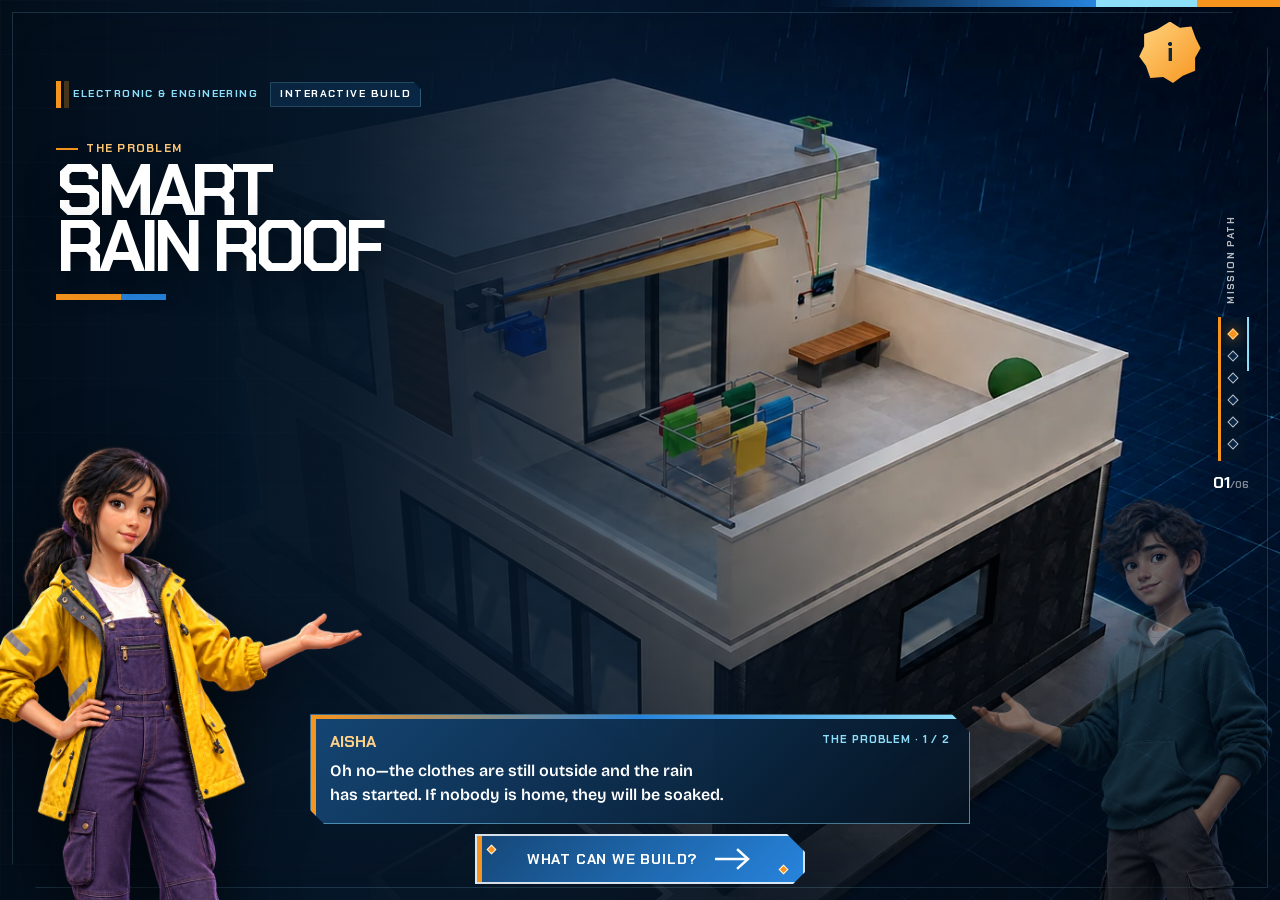
<file: smart-rain-roof-game/index.html>
<!doctype html>
<html lang="en">
<head>
<meta charset="utf-8">
<meta name="viewport" content="width=device-width, initial-scale=1, viewport-fit=cover">
<title>Smart Rain Protection House</title>
<link rel="icon" type="image/svg+xml" href="../favicon.svg">
<link rel="stylesheet" href="../assets/fonts/local-fonts.css">
<link rel="stylesheet" href="css/style.css?v=20260904-staged1">
<link rel="stylesheet" href="css/skai-embed.css?v=20260904-coach1">
<link rel="stylesheet" href="css/landing.css?v=20260904-conversation3">
<link rel="stylesheet" href="css/conversation.css?v=20260904-finale1">
</head>
<body>

<canvas id="stage" aria-label="3D simulation of a rain-sensing automatic clothes protection system"></canvas>

<!-- start screen -->
<div id="startScreen" class="engineering-landing">
  <img class="landing-hero" src="../assets/smart-rain-roof-hero-v5.webp"
       width="1672" height="941" fetchpriority="high"
       alt="A 3D Smart Rain Roof house with a folding canopy, clothes rack, a rain sensor raised one foot on a bare round rod, grounded wiring and an Arduino control station">
  <div class="landing-grid" aria-hidden="true"></div>

  <div class="landing-topline" aria-hidden="true">
    <span></span><span></span><span></span>
  </div>

  <section class="landing-copy" aria-labelledby="landingTitle">
    <p class="landing-kicker"><span>Electronic &amp; Engineering</span><b>Interactive build</b></p>
    <p class="landing-problem-label">The problem</p>
    <h1 id="landingTitle">SMART<br> RAIN ROOF</h1>
    <p class="landing-lede">The washing is outside. The rain has arrived. Can an automatic roof protect it in time?</p>
    <div class="landing-system" aria-label="How the system works">
      <span><b>01</b>Sense</span><i aria-hidden="true"></i>
      <span><b>02</b>Think</span><i aria-hidden="true"></i>
      <span><b>03</b>Cover</span>
    </div>
    <p class="landing-outcomes">6 build stages <i></i> code challenge <i></i> working proof</p>
  </section>

  <aside class="landing-rail" aria-hidden="true">
    <span class="rail-title">Mission path</span>
    <div class="rail-track"><i class="done"></i><i></i><i></i><i></i><i></i><i></i></div>
    <b>01<span>/06</span></b>
  </aside>

  <details class="landing-info">
    <summary aria-label="About this engineering activity">i</summary>
    <div class="landing-info-card">
      <span>Mission brief</span>
      <h2>Build. Code. Prove.</h2>
      <p>Fit the mechanism in six stages, discover the correct Arduino values through trial and error, then prove the roof protects the washing.</p>
    </div>
  </details>

  <div class="landing-cast" aria-hidden="true">
    <img class="landing-aisha" src="assets/characters/aisha-speaking.png" alt="">
    <img class="landing-arjun" src="assets/characters/arjun-speaking.png" alt="">
  </div>

  <section class="landing-dialogue" aria-live="polite" aria-labelledby="landingSpeaker" aria-describedby="landingDialogue">
    <div class="landing-dialogue-copy">
      <p><b id="landingSpeaker">Aisha</b><span id="landingBeat">The problem · 1 / 2</span></p>
      <p id="landingDialogue">Oh no—the clothes are still outside and the rain has started. If nobody is home, they will be soaked.</p>
    </div>
    <div class="landing-cta-wrap">
      <button id="startBtn" class="big landing-cta" type="button">
        <span class="landing-bolt bolt-a" aria-hidden="true"></span>
        <span class="landing-bolt bolt-b" aria-hidden="true"></span>
        <span id="startLabel">What can we build?</span>
        <svg viewBox="0 0 38 22" aria-hidden="true"><path d="M1 11h31M23 2l10 9-10 9"/></svg>
      </button>
    </div>
  </section>

  <p class="sr-only">Start the activity to build a rain-sensing folding roof in six guided stages, tune its Arduino code, and test the finished system.</p>
</div>

<!-- left rail: controls, then the debug drawer beneath them -->
<div class="rail rail-left">

  <section id="controls" class="panel hidden" aria-label="Simulation controls">
    <h2>Mission tools</h2>
    <div class="btn-grid">
      <button id="btnBuild" class="mode" type="button" aria-pressed="false">Rebuild from start</button>
      <button id="btnExplode" class="mode hidden" data-unlock="after-build" type="button" aria-pressed="false">Parts view</button>
      <button id="btnStory" class="mode hidden" data-unlock="after-build" type="button" aria-pressed="false">Story</button>
      <button id="btnCode" class="mode hidden" data-unlock="after-build" type="button" aria-pressed="false">Code</button>
    </div>

    <div id="postBuildControls" class="hidden" data-unlock="after-test">
    <h2 class="mt">Run the finished system</h2>
    <div class="btn-grid">
      <button id="btnRain" class="primary" type="button">Start rain</button>
      <button id="btnDemo" type="button">Demo</button>
      <button id="btnOpen" class="advanced" type="button">Open roof</button>
      <button id="btnClose" class="advanced" type="button">Close roof</button>
      <button id="btnAuto" class="advanced" type="button" aria-pressed="true">Auto mode: on</button>
      <button id="btnReset" type="button">Restart mission</button>
    </div>

    <h2 class="mt advanced">Camera</h2>
    <div class="btn-grid three advanced">
      <button class="cam active" data-cam="overview" type="button" aria-pressed="true">Overview</button>
      <button class="cam" data-cam="house" type="button" aria-pressed="false">House</button>
      <button class="cam" data-cam="court" type="button" aria-pressed="false">Sun court</button>
      <button class="cam" data-cam="canopy" type="button" aria-pressed="false">Awning</button>
      <button class="cam" data-cam="servo" type="button" aria-pressed="false">Servo</button>
      <button class="cam" data-cam="sensor" type="button" aria-pressed="false">Sensor</button>
      <button class="cam" data-cam="clothes" type="button" aria-pressed="false">Clothes</button>
      <button class="cam" data-cam="electronics" type="button" aria-pressed="false">Wiring</button>
    </div>

    <div class="btn-grid mt advanced">
      <button id="btnCamReset" type="button">Reset camera</button>
      <button id="btnLabels" type="button" aria-pressed="false">Labels: off</button>
    </div>
    <div class="btn-grid mt one advanced">
      <button id="btnDebug" type="button" aria-pressed="false">Debug panel</button>
    </div>
    </div>
  </section>


  <section id="debug" class="panel hidden" aria-label="Debug controls">
    <h2>Debug</h2>
    <div class="sliders">
    <label>Rain intensity
      <input type="range" id="dbgIntensity" min="0" max="1" step="0.01" value="1">
    </label>
    <label>Rain speed
      <input type="range" id="dbgSpeed" min="0.3" max="2" step="0.05" value="1">
    </label>
    <label>Wind
      <input type="range" id="dbgWind" min="-1" max="1" step="0.05" value="0.15">
    </label>
    <label>Sun intensity
      <input type="range" id="dbgSun" min="0.2" max="4" step="0.05" value="2.6">
    </label>
    <label>Servo angle
      <input type="range" id="dbgServo" min="0" max="90" step="1" value="0">
    </label>
    <label>Roof progress
      <input type="range" id="dbgRoof" min="0" max="1" step="0.01" value="0">
    </label>
    <label>Detect delay <output id="dbgDetectOut">800 ms</output>
      <input type="range" id="dbgDetect" min="100" max="3000" step="50" value="800">
    </label>
    <label>Reopen delay <output id="dbgReopenOut">3000 ms</output>
      <input type="range" id="dbgReopen" min="500" max="8000" step="100" value="3000">
    </label>
    </div>
    <p class="note">Dragging servo or roof pauses the state machine; releasing resumes it.</p>
  </section>

</div>

<!-- right rail: live monitor, then the component info card beneath it -->
<div class="rail rail-right">

  <section id="buildPanel" class="panel hidden" aria-label="Build steps">
    <h2>Build workshop</h2>
    <p class="step-count"><span id="stepNo">1</span> / <span id="stepTotal">12</span></p>
    <div class="step-bar"><div id="stepFill"></div></div>
    <h3 id="stepTitle">Look at the house</h3>
    <p id="needLabel" class="need-label">Starting setup</p>
    <ul id="stepNeed" class="need-list"></ul>
    <p id="stepSay" class="step-say"></p>
    <div class="btn-grid mt">
      <button id="btnStepPrev" type="button">Back</button>
      <button id="btnStepNext" class="primary" type="button">Next step</button>
    </div>
    <div class="btn-grid mt one">
      <button id="btnBuildDone" type="button">Finish the build &amp; test it</button>
    </div>
  </section>

  <section id="status" class="panel hidden" data-unlock="after-build" aria-label="System monitor" aria-live="polite">
    <h2>System monitor</h2>
    <dl class="mono">
      <div><dt>Weather</dt><dd id="stWeather">Sunny</dd></div>
      <div><dt>Rain sensor</dt><dd id="stSensor">Dry</dd></div>
      <div><dt>Arduino</dt><dd id="stController">Standby</dd></div>
      <div><dt>Servo</dt><dd id="stServo">0&deg;</dd></div>
      <div><dt>Roof</dt><dd id="stRoof">Open</dd></div>
      <div><dt>Auto mode</dt><dd id="stAuto">On</dd></div>
      <div><dt>Arduino code</dt><dd id="stCode">30&deg; / 1500 ms</dd></div>
    </dl>

    <div id="flow" aria-hidden="true">
      <span data-stage="rain">Rain</span><i>&darr;</i>
      <span data-stage="sensor">Rain sensor</span><i>&darr;</i>
      <span data-stage="arduino">Arduino</span><i>&darr;</i>
      <span data-stage="servo">Servo motor</span><i>&darr;</i>
      <span data-stage="roof">Retractable roof</span><i>&darr;</i>
      <span data-stage="done">Clothes protected</span>
    </div>
  </section>

  <section id="proof" class="panel hidden" aria-label="Working proof" aria-live="polite">
    <h2>Working proof</h2>
    <p id="proofResult" class="proof-result">Run the tuned sketch to create the proof.</p>
    <ul class="proof-list">
      <li><span>01</span> Rain started</li>
      <li><span>02</span> Sensor detected water</li>
      <li><span>03</span> Arduino applied the rule</li>
      <li><span>04</span> Servo reached 90&deg;</li>
      <li><span>05</span> Roof covered the rack</li>
      <li><span>06</span> Clothes protected</li>
    </ul>
  </section>

  <section id="info" class="panel hidden" aria-label="Component information">
    <button id="infoClose" type="button" aria-label="Close">&times;</button>
    <h2 id="infoTitle"></h2>
    <p id="infoBody"></p>
  </section>

</div>

<!-- Arduino code editor: fullscreen popup, the child tunes the two numbers -->
<div id="codeModal" class="hidden" role="dialog" aria-modal="true" aria-label="Arduino code editor">
  <section id="codePanel">
    <button id="codeClose" type="button" aria-label="Close">&times;</button>
    <h2>Code the Arduino</h2>
    <p class="code-sub">Change the two highlighted numbers, upload, and learn from the physical result.</p>
    <div class="codewrap">
      <div class="codehead">
        <span class="mac" style="background:#FF5F57"></span><span class="mac" style="background:#FEBC2E"></span><span class="mac" style="background:#28C840"></span>
        <span class="fname">smart_roof.ino</span><span class="live">LIVE</span>
      </div>
      <pre class="code"><span class="kw">#include</span> <span class="str">&lt;Servo.h&gt;</span>
<span class="kw">const int</span> RAIN_PIN = <span class="num">7</span>; <span class="kw">const int</span> SERVO_PIN = <span class="num">9</span>;
Servo awning;
<span class="kw">void</span> <span class="fn">setup</span>() { <span class="fn">pinMode</span>(RAIN_PIN, INPUT); awning.<span class="fn">attach</span>(SERVO_PIN); }
<span class="kw">void</span> <span class="fn">loop</span>() {
  <span class="kw">if</span> (<span class="fn">digitalRead</span>(RAIN_PIN) == HIGH) { <span class="cm">// rain!</span>
    awning.<span class="fn">write</span>(<span class="knob deg"><button id="degdn" type="button">&minus;</button><span class="v" id="degv">30&deg;</span><button id="degup" type="button">+</button></span>); <span class="cm">// angle</span>
    <span class="fn">delay</span>(<span class="knob del"><button id="deldn" type="button">&minus;</button><span class="v" id="delv">1500</span><button id="delup" type="button">+</button></span>); <span class="cm">// wait ms</span>
  } <span class="kw">else</span> { awning.<span class="fn">write</span>(<span class="num">0</span>); }
}</pre>
    </div>
    <div id="codeReport" aria-live="polite"></div>
    <div class="code-mission-strip">
      <p id="codeHint" class="code-proof-key"><b>Mission:</b> find an angle that covers every shirt and a delay that reacts before the washing gets wet.</p>
      <p id="codeAttempts" class="code-attempts">Trial 0 of 3 before the coach unlocks</p>
    </div>
    <div class="code-actions">
      <button id="btnCodeTest" class="primary" type="button">Upload &amp; test this trial</button>
    </div>
  </section>
</div>

<!-- story mode: two young builders narrate each action as it appears -->
<div id="story" class="hidden" role="dialog" aria-label="Story mode">
  <img id="storyAisha" class="story-body" src="assets/characters/aisha-speaking.png" alt="Aisha, the young engineer">
  <img id="storyArjun" class="story-body" src="assets/characters/arjun-speaking.png" alt="Arjun, the young engineer">
  <div class="story-bubble">
    <p class="story-meta"><b id="storyName">Aisha &amp; Arjun</b><span id="storyStep">1 / 12</span></p>
    <p id="storyText"></p>
    <div class="story-actions">
      <button id="storySkip" type="button">Skip story</button>
      <button id="storyNext" class="primary" type="button">Next</button>
    </div>
  </div>
</div>

<!-- The guided build has its own quiet lower-corner narrators. They stand
     still; speech, not bouncing, provides the talking feeling. -->
<div id="storyVeil" class="hidden" aria-hidden="true"></div>
<section id="narratorDock" class="hidden" role="dialog" aria-modal="true" aria-live="polite" aria-labelledby="narratorName" aria-describedby="narratorText">
  <img class="narrator-person narrator-aisha" src="assets/characters/aisha-speaking.png" alt="" aria-hidden="true">
  <div class="narrator-copy">
    <p><b id="narratorName">Aisha</b><span id="narratorStage">Build · 1 / 6</span><button id="voiceToggle" type="button" aria-pressed="true">Voice on</button></p>
    <p id="narratorText"></p>
    <button id="dialogueNext" class="primary" type="button">Next</button>
  </div>
  <img class="narrator-person narrator-arjun" src="assets/characters/arjun-speaking.png" alt="" aria-hidden="true">
</section>
<button id="buildContinue" class="primary hidden" type="button">Continue</button>

<!-- The completed scene stays clean. One information button opens the only
     post-build card, containing live status, proof, and essential actions. -->
<button id="infoHubButton" class="hidden" type="button" aria-label="Open system information" aria-expanded="false">i</button>
<div id="infoHubModal" class="hidden" role="dialog" aria-modal="true" aria-labelledby="infoHubTitle">
  <section class="info-hub-card">
    <button id="infoHubClose" type="button" aria-label="Close system information">&times;</button>
    <p class="info-hub-kicker">Smart rain roof</p>
    <h2 id="infoHubTitle">System ready</h2>
    <p id="infoHubSummary">Rain → sensor → Arduino → servo → roof.</p>
    <div class="info-hub-status" aria-label="Live system status">
      <div><span>Weather</span><b id="hubWeather">Sunny</b></div>
      <div><span>Sensor</span><b id="hubSensor">Dry</b></div>
      <div><span>Roof</span><b id="hubRoof">Open</b></div>
      <div><span>Code</span><b id="hubCodeState">30° · 1500 ms</b></div>
    </div>
    <div id="hubProof" class="hub-proof hidden">
      <span aria-hidden="true">✓</span>
      <div><b>Proof complete</b><p>90° and 500 ms protected the washing.</p></div>
    </div>
    <div class="info-hub-actions">
      <button id="hubRain" class="primary" type="button">Start rain</button>
      <button id="hubCode" type="button">Open code</button>
      <button id="hubRestart" type="button">Restart</button>
    </div>
  </section>
</div>

<!-- Mission complete: both makers step forward and thank the learner. -->
<section id="finale" class="finale hidden" role="dialog" aria-modal="true" aria-labelledby="finaleTitle">
  <img class="finale-cast finale-aisha" src="assets/characters/aisha-happy.png" alt="" aria-hidden="true">
  <img class="finale-cast finale-arjun" src="assets/characters/arjun-happy.png" alt="" aria-hidden="true">
  <div class="finale-card">
    <p class="finale-kicker">Mission complete</p>
    <h2 id="finaleTitle">Thank you &mdash; we did it!</h2>
    <p id="finaleLine">Thank you! The rain came, the sensor felt it, and your roof covered the washing just in time. We could never have finished this build without you.</p>
    <div class="finale-actions">
      <button id="finaleReplay" class="finale-btn ghost" type="button">Hear it again</button>
      <button id="finaleClose" class="finale-btn" type="button">See the proof</button>
    </div>
  </div>
</section>

<div id="toast" class="hidden" role="status"></div>
<div id="labels" aria-hidden="true"></div>
<div id="partStage" aria-live="polite"></div>
<div id="callouts" aria-hidden="true"></div>
<p id="hint" class="hidden">drag to orbit &middot; scroll to zoom &middot; click a component for details</p>

<script src="vendor/three.min.js?v=20260902"></script>
<script src="js/helpers.js?v=20260902"></script>
<script src="js/textures.js?v=20260902"></script>
<script src="js/orbit-controls.js?v=20260902"></script>
  <script src="js/core.js?v=20260904-rod1"></script>
<script src="js/environment.js?v=20260902"></script>
<script src="js/roof.js?v=20260902"></script>
<script src="js/servo.js?v=20260902"></script>
  <script src="js/electronics.js?v=20260904-rod1"></script>
<script src="js/rack.js?v=20260902"></script>
<script src="js/weather.js?v=20260902"></script>
<script src="js/simulation.js?v=20260902b"></script>
<script src="js/build.js?v=20260904-rod1"></script>
<script src="js/voice-manifest.js?v=20260904-finale1"></script>
<script src="js/voice.js?v=20260904-finale2"></script>
<script src="js/ui.js?v=20260904-finale1"></script>
<script src="js/arduino-code.js?v=20260904-coach3"></script>
<script src="js/story.js?v=20260904-six-stages"></script>
<script src="js/main.js?v=20260904-staged1"></script>
</body>
</html>
</file>
<file: assets/fonts/local-fonts.css>
/* Bundled offline webfonts for Smart Rain Roof. Sources: Google Fonts; licenses: SIL Open Font License. */
/* latin */
@font-face {
  font-family: 'Bricolage Grotesque';
  font-style: normal;
  font-weight: 600;
  font-stretch: 100%;
  font-display: swap;
  src: url(font-01.woff2) format('woff2');
  unicode-range: U+0000-00FF, U+0131, U+0152-0153, U+02BB-02BC, U+02C6, U+02DA, U+02DC, U+0304, U+0308, U+0329, U+2000-206F, U+20AC, U+2122, U+2191, U+2193, U+2212, U+2215, U+FEFF, U+FFFD;
}

/* latin */
@font-face {
  font-family: 'Bricolage Grotesque';
  font-style: normal;
  font-weight: 700;
  font-stretch: 100%;
  font-display: swap;
  src: url(font-02.woff2) format('woff2');
  unicode-range: U+0000-00FF, U+0131, U+0152-0153, U+02BB-02BC, U+02C6, U+02DA, U+02DC, U+0304, U+0308, U+0329, U+2000-206F, U+20AC, U+2122, U+2191, U+2193, U+2212, U+2215, U+FEFF, U+FFFD;
}

/* latin */
@font-face {
  font-family: 'Chakra Petch';
  font-style: normal;
  font-weight: 400;
  font-display: swap;
  src: url(font-03.woff2) format('woff2');
  unicode-range: U+0000-00FF, U+0131, U+0152-0153, U+02BB-02BC, U+02C6, U+02DA, U+02DC, U+0304, U+0308, U+0329, U+2000-206F, U+20AC, U+2122, U+2191, U+2193, U+2212, U+2215, U+FEFF, U+FFFD;
}

/* latin */
@font-face {
  font-family: 'Chakra Petch';
  font-style: normal;
  font-weight: 500;
  font-display: swap;
  src: url(font-04.woff2) format('woff2');
  unicode-range: U+0000-00FF, U+0131, U+0152-0153, U+02BB-02BC, U+02C6, U+02DA, U+02DC, U+0304, U+0308, U+0329, U+2000-206F, U+20AC, U+2122, U+2191, U+2193, U+2212, U+2215, U+FEFF, U+FFFD;
}

/* latin */
@font-face {
  font-family: 'Chakra Petch';
  font-style: normal;
  font-weight: 600;
  font-display: swap;
  src: url(font-05.woff2) format('woff2');
  unicode-range: U+0000-00FF, U+0131, U+0152-0153, U+02BB-02BC, U+02C6, U+02DA, U+02DC, U+0304, U+0308, U+0329, U+2000-206F, U+20AC, U+2122, U+2191, U+2193, U+2212, U+2215, U+FEFF, U+FFFD;
}

/* latin */
@font-face {
  font-family: 'Chakra Petch';
  font-style: normal;
  font-weight: 700;
  font-display: swap;
  src: url(font-06.woff2) format('woff2');
  unicode-range: U+0000-00FF, U+0131, U+0152-0153, U+02BB-02BC, U+02C6, U+02DA, U+02DC, U+0304, U+0308, U+0329, U+2000-206F, U+20AC, U+2122, U+2191, U+2193, U+2212, U+2215, U+FEFF, U+FFFD;
}

/* latin */
@font-face {
  font-family: 'Fredoka One';
  font-style: normal;
  font-weight: 400;
  font-display: swap;
  src: url(font-07.woff2) format('woff2');
  unicode-range: U+0000-00FF, U+0131, U+0152-0153, U+02BB-02BC, U+02C6, U+02DA, U+02DC, U+0304, U+0308, U+0329, U+2000-206F, U+20AC, U+2122, U+2191, U+2193, U+2212, U+2215, U+FEFF, U+FFFD;
}

/* latin */
@font-face {
  font-family: 'IBM Plex Mono';
  font-style: normal;
  font-weight: 400;
  font-display: swap;
  src: url(font-08.woff2) format('woff2');
  unicode-range: U+0000-00FF, U+0131, U+0152-0153, U+02BB-02BC, U+02C6, U+02DA, U+02DC, U+0304, U+0308, U+0329, U+2000-206F, U+20AC, U+2122, U+2191, U+2193, U+2212, U+2215, U+FEFF, U+FFFD;
}

/* latin */
@font-face {
  font-family: 'IBM Plex Mono';
  font-style: normal;
  font-weight: 500;
  font-display: swap;
  src: url(font-09.woff2) format('woff2');
  unicode-range: U+0000-00FF, U+0131, U+0152-0153, U+02BB-02BC, U+02C6, U+02DA, U+02DC, U+0304, U+0308, U+0329, U+2000-206F, U+20AC, U+2122, U+2191, U+2193, U+2212, U+2215, U+FEFF, U+FFFD;
}

/* latin */
@font-face {
  font-family: 'IBM Plex Sans';
  font-style: normal;
  font-weight: 400;
  font-stretch: 100%;
  font-display: swap;
  src: url(font-10.woff2) format('woff2');
  unicode-range: U+0000-00FF, U+0131, U+0152-0153, U+02BB-02BC, U+02C6, U+02DA, U+02DC, U+0304, U+0308, U+0329, U+2000-206F, U+20AC, U+2122, U+2191, U+2193, U+2212, U+2215, U+FEFF, U+FFFD;
}

/* latin */
@font-face {
  font-family: 'IBM Plex Sans';
  font-style: normal;
  font-weight: 500;
  font-stretch: 100%;
  font-display: swap;
  src: url(font-11.woff2) format('woff2');
  unicode-range: U+0000-00FF, U+0131, U+0152-0153, U+02BB-02BC, U+02C6, U+02DA, U+02DC, U+0304, U+0308, U+0329, U+2000-206F, U+20AC, U+2122, U+2191, U+2193, U+2212, U+2215, U+FEFF, U+FFFD;
}

/* latin */
@font-face {
  font-family: 'IBM Plex Sans';
  font-style: normal;
  font-weight: 600;
  font-stretch: 100%;
  font-display: swap;
  src: url(font-12.woff2) format('woff2');
  unicode-range: U+0000-00FF, U+0131, U+0152-0153, U+02BB-02BC, U+02C6, U+02DA, U+02DC, U+0304, U+0308, U+0329, U+2000-206F, U+20AC, U+2122, U+2191, U+2193, U+2212, U+2215, U+FEFF, U+FFFD;
}

/* latin */
@font-face {
  font-family: 'Poppins';
  font-style: normal;
  font-weight: 400;
  font-display: swap;
  src: url(font-13.woff2) format('woff2');
  unicode-range: U+0000-00FF, U+0131, U+0152-0153, U+02BB-02BC, U+02C6, U+02DA, U+02DC, U+0304, U+0308, U+0329, U+2000-206F, U+20AC, U+2122, U+2191, U+2193, U+2212, U+2215, U+FEFF, U+FFFD;
}

/* latin */
@font-face {
  font-family: 'Poppins';
  font-style: normal;
  font-weight: 600;
  font-display: swap;
  src: url(font-14.woff2) format('woff2');
  unicode-range: U+0000-00FF, U+0131, U+0152-0153, U+02BB-02BC, U+02C6, U+02DA, U+02DC, U+0304, U+0308, U+0329, U+2000-206F, U+20AC, U+2122, U+2191, U+2193, U+2212, U+2215, U+FEFF, U+FFFD;
}

/* latin */
@font-face {
  font-family: 'Poppins';
  font-style: normal;
  font-weight: 700;
  font-display: swap;
  src: url(font-15.woff2) format('woff2');
  unicode-range: U+0000-00FF, U+0131, U+0152-0153, U+02BB-02BC, U+02C6, U+02DA, U+02DC, U+0304, U+0308, U+0329, U+2000-206F, U+20AC, U+2122, U+2191, U+2193, U+2212, U+2215, U+FEFF, U+FFFD;
}
</file>
<file: engineering-smart-rain-roof.css>
/* Immersive Smart Rain Roof shell, derived from the SKAI engineering board. */

.board {
  background: #07111f;
}

.board::before,
.board::after,
.board > svg,
.board > .mascot,
.caption,
.hud-bar .prev,
.hud-bar .next,
.hud-bar .play,
.hud-bar .dots {
  display: none !important;
}

.stage-slot {
  z-index: 4;
  display: block;
  pointer-events: auto;
  background: transparent;
}

.immersive-game-shell {
  position: absolute;
  inset: 0;
  overflow: hidden;
  background: #07111f;
}

.immersive-game-shell iframe {
  display: block;
  width: 100%;
  height: 100%;
  border: 0;
  background: transparent;
}

.lab-mark {
  position: absolute;
  top: clamp(11px, 1.8vh, 20px);
  left: clamp(12px, 1.5vw, 24px);
  z-index: 8;
  display: flex;
  align-items: center;
  gap: clamp(7px, .8vw, 12px);
  padding: clamp(7px, .8vw, 11px) clamp(10px, 1.1vw, 16px);
  border: 1px solid rgba(255,255,255,.13);
  border-radius: 0;
  color: #fff;
  background: linear-gradient(135deg, rgba(11,37,69,.96), rgba(5,18,33,.93));
  clip-path: polygon(0 0, calc(100% - 17px) 0, 100% 17px, 100% 100%, 12px 100%, 0 calc(100% - 12px));
  backdrop-filter: blur(12px);
  box-shadow: 0 10px 28px rgba(0,0,0,.22);
  pointer-events: none;
}

.board .lab-mark-icon {
  display: block;
  flex: 0 0 auto;
  width: clamp(28px, 2.9vw, 42px);
  height: clamp(28px, 2.9vw, 42px);
  padding: 3px;
  overflow: visible;
}

.lab-mark span,
.lab-mark strong { display: block; }
.lab-mark span {
  color: #8dddf8;
  font-size: clamp(8px, .7vw, 10px);
  font-weight: 700;
  letter-spacing: .12em;
  text-transform: uppercase;
}
.lab-mark strong {
  margin-top: 1px;
  font-family: "Fredoka One", Poppins, sans-serif;
  font-size: clamp(12px, 1.2vw, 18px);
  font-weight: 400;
}

.worlds { display: none !important; }

.hud-bar {
  position: absolute;
  right: clamp(12px, 1.5vw, 24px);
  bottom: clamp(12px, 1.8vh, 20px);
  z-index: 14;
  width: auto;
  min-width: 0;
  padding: 0;
  background: transparent;
  border: 0;
  backdrop-filter: none;
}

.hud-bar .full {
  display: grid;
  place-items: center;
  width: clamp(38px, 3.7vw, 52px);
  min-height: 0;
  aspect-ratio: 1;
  padding: 0;
  color: #fff;
  background: rgba(7,17,31,.82);
  border: 1px solid rgba(255,255,255,.18);
  backdrop-filter: blur(12px);
  box-shadow: 0 8px 24px rgba(0,0,0,.22);
}

@media (max-width: 1040px), (max-height: 560px) {
  .lab-mark-copy > span { display: none; }
  .lab-mark { padding: 6px 9px; }
}

@media (max-width: 700px), (max-height: 430px) {
  .lab-mark-copy { display: none; }
}

/* =====================================================================
   Fit to screen, edge to edge.
   The decorative Figma board is hidden in this shell, so there is nothing
   left that needs a 16:9 frame — holding one only produced black bars at
   the sides. The board now takes the whole viewport and the activity
   iframe stretches with it, on every screen shape and orientation.
   ===================================================================== */
html, body { width: 100%; height: 100%; overflow: hidden; }

.board {
  width: 100vw !important;
  height: 100vh !important;
  max-width: none;
  max-height: none;
  border-radius: 0;
  box-shadow: none;
}

@supports (height: 100dvh) {
  .board { height: 100dvh !important; }
}

/* Portrait phones and tablets keep the same full-bleed rule: the earlier
   rotate-to-fit trick existed only to save the fixed-ratio frame. */
@media (max-aspect-ratio: 1/1) {
  .board {
    transform: none !important;
    width: 100vw !important;
    height: 100vh !important;
  }
  @supports (height: 100dvh) {
    .board { height: 100dvh !important; }
  }
}
</file>
<file: smart-rain-roof-game/css/style.css>
/* Smart Rain Protection System — interface styling.
   Dark instrument-panel look; the 3D canvas is the page. */

:root {
  --bg: #16181d;
  --panel: #1f2229;
  --panel-line: #31353f;
  --text: #e8e6df;
  --muted: #9a9890;
  --accent: #f5c518;
  --wet: #4aa3e0;
  --ok: #57b26a;
  --warn: #e08a3c;
  --danger: #d8503c;

  --gap: 14px;
  --panel-w: 250px;
  --radius: 14px;
}

* { margin: 0; padding: 0; box-sizing: border-box; }

html, body { height: 100%; }

body {
  background: var(--bg);
  color: var(--text);
  overflow: hidden;
  font-family: "IBM Plex Sans", system-ui, -apple-system, "Segoe UI", sans-serif;
  -webkit-font-smoothing: antialiased;
}

#stage {
  position: fixed;
  inset: 0;
  display: block;
  width: 100%;
  height: 100%;
  touch-action: none;         /* orbit/pinch handled in JS */
}

/* ---------------- start screen ---------------- */

#startScreen {
  position: fixed;
  inset: 0;
  z-index: 60;
  display: flex;
  align-items: center;
  justify-content: center;
  padding: 24px;
  background: radial-gradient(ellipse at 50% 38%, #232730 0%, var(--bg) 72%);
  transition: opacity .6s ease;
}
#startScreen.fade { opacity: 0; pointer-events: none; }

.start-card { text-align: center; max-width: 560px; }
.start-card::before {
  content: "";
  display: block;
  width: 72px;
  height: 2px;
  margin: 0 auto 20px;
  background: linear-gradient(90deg, transparent, var(--accent), transparent);
}

.eyebrow {
  color: var(--muted);
  font-size: .72rem;
  letter-spacing: .22em;
  text-transform: uppercase;
}

.start-card h1 {
  font-family: "Bricolage Grotesque", "IBM Plex Sans", sans-serif;
  font-size: clamp(1.8rem, 5.2vw, 3rem);
  font-weight: 700;
  line-height: 1.08;
  margin: 14px 0 10px;
  text-wrap: balance;
}

.tagline { color: var(--muted); font-size: 1rem; margin-bottom: 28px; }

.chips {
  color: var(--muted);
  font-size: .78rem;
  letter-spacing: .08em;
  margin-top: 22px;
}

button.big {
  font: 600 1.05rem/1 "IBM Plex Sans", system-ui, sans-serif;
  padding: 15px 34px;
  border: none;
  border-radius: 12px;
  cursor: pointer;
  background: var(--accent);
  color: #241d02;
  transition: transform .15s ease, box-shadow .15s ease;
}
button.big:hover { transform: translateY(-2px); box-shadow: 0 10px 28px rgba(245,197,24,.25); }
button.big:active { transform: translateY(0); }

/* ---------------- panels ---------------- */

/* Two fixed rails hold the panels, so they stack instead of overlapping.
   Each rail scrolls on its own if the viewport is short. */
.rail {
  position: fixed;
  top: var(--gap);
  z-index: 20;
  display: flex;
  flex-direction: column;
  gap: 10px;
  width: var(--panel-w);
  max-height: calc(100vh - var(--gap) * 2);
  overflow-y: auto;
  overscroll-behavior: contain;
  pointer-events: none;          /* only the panels themselves take input */
  scrollbar-width: thin;
}
.rail-left { left: var(--gap); }
.rail-right { right: var(--gap); }
.rail > .panel { pointer-events: auto; }

.panel {
  position: relative;
  width: 100%;
  padding: 14px;
  background: rgba(31, 34, 41, .93);
  border: 1px solid var(--panel-line);
  border-radius: var(--radius);
  backdrop-filter: blur(6px);
  box-shadow: 0 8px 32px rgba(0, 0, 0, .45);
  transition: opacity .35s ease;
}
.panel.hidden { display: none; }
button.hidden, #postBuildControls.hidden { display: none; }
.panel { animation: panelIn .35s ease both; }
@keyframes panelIn { from { opacity: 0; transform: translateY(-4px); } }

.panel h2 {
  font-family: "Bricolage Grotesque", "IBM Plex Sans", sans-serif;
  font-size: .78rem;
  font-weight: 700;
  letter-spacing: .08em;
  text-transform: uppercase;
  color: var(--muted);
  margin-bottom: 10px;
}
.panel h2.mt, .mt { margin-top: 14px; }

#info h2 { padding-right: 26px; }

/* ---------------- buttons ---------------- */

.btn-grid { display: grid; grid-template-columns: 1fr 1fr; gap: 7px; }
.btn-grid.three { grid-template-columns: repeat(3, 1fr); }
.btn-grid.one { grid-template-columns: 1fr; }

button {
  font: 500 .8rem/1.2 "IBM Plex Sans", system-ui, sans-serif;
  min-height: 34px;
  padding: 8px 6px;
  border: 1px solid var(--panel-line);
  border-radius: 9px;
  cursor: pointer;
  background: #262a33;
  color: var(--text);
  transition: background .15s ease, border-color .15s ease, color .15s ease;
}
button:hover { border-color: var(--muted); }
button:focus-visible { outline: 2px solid var(--accent); outline-offset: 2px; }

button.primary {
  background: var(--wet);
  border-color: transparent;
  color: #0d1a24;
  font-weight: 600;
}
button.primary.raining { background: var(--accent); color: #241d02; }

button.toggled {
  background: color-mix(in srgb, var(--ok) 24%, #262a33);
  border-color: var(--ok);
}
button.cam.active {
  background: color-mix(in srgb, var(--accent) 22%, #262a33);
  border-color: var(--accent);
}

/* ---------------- status readout ---------------- */

.mono { font-family: "IBM Plex Mono", ui-monospace, "SFMono-Regular", monospace; }

#status dl { display: flex; flex-direction: column; gap: 5px; }
#status dl div {
  display: flex;
  justify-content: space-between;
  align-items: baseline;
  gap: 10px;
  font-size: .79rem;
}
#status dt { color: var(--muted); }
#status dd { font-variant-numeric: tabular-nums; text-align: right; }

#stWeather.on, #stSensor.on { color: var(--wet); }
#stController.on { color: var(--warn); }
#stRoof.moving { color: var(--ok); }
#stRoof.closed { color: var(--accent); }

/* ---------------- flow diagram ---------------- */

#flow {
  margin-top: 12px;
  display: flex;
  flex-direction: column;
  align-items: stretch;
  gap: 1px;
  font-family: "IBM Plex Mono", ui-monospace, monospace;
  font-size: .62rem;
  letter-spacing: .07em;
  text-transform: uppercase;
}
#flow span {
  padding: 4px 10px;
  border: 1px solid var(--panel-line);
  border-radius: 999px;
  color: var(--muted);
  text-align: center;
  transition: color .3s ease, border-color .3s ease, background .3s ease;
}
#flow span.active {
  color: var(--accent);
  border-color: var(--accent);
  background: rgba(245, 197, 24, .08);
}
#flow span.done {
  color: var(--ok);
  border-color: color-mix(in srgb, var(--ok) 55%, transparent);
  background: color-mix(in srgb, var(--ok) 10%, transparent);
}
#flow i {
  align-self: center;
  color: var(--panel-line);
  font-style: normal;
  font-size: .7rem;
  line-height: 1;
}

/* ---------------- debug ---------------- */

#debug .sliders {
  display: grid;
  grid-template-columns: 1fr 1fr;
  gap: 8px 12px;
  margin-bottom: 10px;
}
#debug label {
  display: flex;
  flex-direction: column;
  gap: 2px;
  min-width: 0;
  font-size: .68rem;
  color: var(--muted);
}
#debug output { color: var(--text); font-family: "IBM Plex Mono", monospace; }
#debug input[type="range"] { width: 100%; accent-color: var(--accent); }
#debug .note { font-size: .66rem; color: var(--muted); line-height: 1.45; }

/* ---------------- info panel ---------------- */

#info h2 { color: var(--accent); padding-right: 26px; }
#info p { font-size: .8rem; line-height: 1.55; }
#infoClose {
  position: absolute;
  top: 8px;
  right: 8px;
  width: 26px;
  min-height: 26px;
  height: 26px;
  padding: 0;
  border-radius: 7px;
  line-height: 1;
}

/* ---------------- toast + labels + hint ---------------- */

#toast {
  position: fixed;
  top: 18px;
  left: 50%;
  transform: translateX(-50%);
  z-index: 40;
  max-width: min(420px, calc(100vw - 2 * var(--panel-w) - 4 * var(--gap)));
  padding: 9px 22px;
  background: rgba(31, 34, 41, .95);
  border: 1px solid var(--accent);
  border-radius: 999px;
  font-size: .84rem;
  font-weight: 600;
  letter-spacing: .03em;
  text-align: center;
  transition: opacity .3s ease, transform .3s ease;
}
#toast.hidden {
  opacity: 0;
  transform: translateX(-50%) translateY(-12px);
  pointer-events: none;
}

#labels { position: fixed; inset: 0; z-index: 10; pointer-events: none; }
.lbl {
  position: absolute;
  transform: translate(-50%, -130%);
  white-space: nowrap;
  padding: 3px 8px;
  font-family: "IBM Plex Mono", ui-monospace, monospace;
  font-size: .62rem;
  letter-spacing: .06em;
  color: var(--text);
  background: rgba(22, 24, 29, .9);
  border: 1px solid var(--panel-line);
  border-radius: 6px;
}
.lbl::after {
  content: "";
  position: absolute;
  left: 50%;
  top: 100%;
  width: 1px;
  height: 10px;
  background: var(--panel-line);
}

#hint {
  position: fixed;
  right: var(--gap);
  bottom: 6px;
  z-index: 5;
  font-size: .7rem;
  letter-spacing: .03em;
  color: var(--muted);
  user-select: none;
  pointer-events: none;
  transition: opacity .35s ease;
}
#hint.hidden { opacity: 0; }

/* ---------------- responsive ---------------- */

/* narrow desktop / tablet: shrink panels so they never meet in the middle */
@media (max-width: 1080px) {
  :root { --panel-w: 216px; }
}

/* the info panel would sit on top of debug: stack it above instead */
@media (max-width: 900px) {
  #flow { display: none; }
  #hint { display: none; }
}

/* phones: rails dock full width, controls on top and monitor below */
@media (max-width: 700px) {
  :root { --gap: 10px; }

  .rail {
    width: calc(100vw - var(--gap) * 2);
    max-height: 40vh;          /* leave the model visible between the docks */
  }
  .rail-left { left: var(--gap); right: var(--gap); }
  .rail-right {
    top: auto;
    bottom: var(--gap);
    left: var(--gap);
    right: var(--gap);
    max-height: 30vh;
  }
  #toast { max-width: calc(100vw - var(--gap) * 4); }
  #debug .sliders { grid-template-columns: 1fr 1fr; }
}

@media (prefers-reduced-motion: reduce) {
  *, *::before, *::after {
    animation-duration: .01ms !important;
    transition-duration: .01ms !important;
  }
}

/* ---------------- teaching modes ---------------- */

button.mode.on {
  background: color-mix(in srgb, var(--accent) 26%, #262a33);
  border-color: var(--accent);
  color: var(--text);
}

#buildPanel .step-count {
  font-family: "IBM Plex Mono", ui-monospace, monospace;
  font-size: .7rem;
  color: var(--muted);
  letter-spacing: .08em;
}
#buildPanel .step-bar {
  height: 4px;
  border-radius: 999px;
  background: var(--panel-line);
  overflow: hidden;
  margin: 7px 0 11px;
}
#buildPanel #stepFill {
  height: 100%;
  width: 0;
  background: var(--accent);
  transition: width .35s ease;
}
#buildPanel h3 {
  font-family: "Bricolage Grotesque", "IBM Plex Sans", sans-serif;
  font-size: 1rem;
  font-weight: 700;
  line-height: 1.2;
  margin-bottom: 9px;
  text-wrap: balance;
}
#buildPanel .need-label {
  font-size: .62rem;
  letter-spacing: .12em;
  text-transform: uppercase;
  color: var(--muted);
  margin-bottom: 4px;
}
#buildPanel .need-list {
  list-style: none;
  display: flex;
  flex-wrap: wrap;
  gap: 5px;
  margin-bottom: 10px;
}
#buildPanel .need-list li {
  font-size: .68rem;
  padding: 3px 8px;
  border-radius: 999px;
  background: #22262e;
  border: 1px solid var(--panel-line);
  color: var(--text);
}
#buildPanel .step-say {
  font-size: .8rem;
  line-height: 1.55;
  color: var(--text);
}

/* ---------------- Arduino code popup ---------------- */

#codeModal {
  position: fixed;
  inset: 0;
  z-index: 55;
  display: flex;
  align-items: center;
  justify-content: center;
  padding: 20px;
  background: rgba(13, 15, 19, .72);
  backdrop-filter: blur(7px);
  transition: opacity .25s ease;
}
#codeModal.hidden { opacity: 0; pointer-events: none; }

#codePanel {
  position: relative;
  width: min(680px, 100%);
  max-height: calc(100vh - 40px);
  padding: 22px 26px 24px;
  background: rgba(31, 34, 41, .97);
  border: 1px solid var(--panel-line);
  border-radius: 18px;
  box-shadow: 0 24px 80px rgba(0, 0, 0, .6);
  overflow: hidden;                /* never show a scroller */
}
#codeModal:not(.hidden) #codePanel { animation: codeIn .25s ease both; }
@keyframes codeIn { from { opacity: 0; transform: translateY(10px) scale(.98); } }

#codePanel h2 {
  font-family: "Bricolage Grotesque", "IBM Plex Sans", sans-serif;
  font-size: 1.2rem;
  font-weight: 700;
  letter-spacing: .02em;
  text-transform: none;
  color: var(--text);
  margin-bottom: 6px;
  padding-right: 34px;
}
.code-sub {
  font-size: .8rem;
  line-height: 1.5;
  color: var(--muted);
  margin-bottom: 14px;
}
#codeClose {
  position: absolute;
  top: 14px;
  right: 14px;
  width: 30px;
  min-height: 30px;
  height: 30px;
  padding: 0;
  border-radius: 8px;
  font-size: 1rem;
  line-height: 1;
}
.code-actions { margin-top: 14px; }
.code-actions button {
  width: 100%;
  min-height: 42px;
  font-size: .92rem;
}

.codewrap {
  background: linear-gradient(180deg, #101f2b, #0d1a24);
  border: 1px solid #2a3f52;
  border-radius: 14px;
  padding: 14px 18px 16px;
}
.codehead { display: flex; align-items: center; gap: 6px; margin-bottom: 7px; }
.mac { width: 10px; height: 10px; border-radius: 50%; }
.codehead .fname {
  font-family: "IBM Plex Mono", ui-monospace, monospace;
  font-size: .66rem;
  color: #7ea4c0;
  margin-left: 4px;
  font-weight: 600;
}
.codehead .live {
  margin-left: auto;
  font-size: .6rem;
  font-weight: 700;
  color: var(--ok);
  letter-spacing: .1em;
}
.codehead .live::before { content: "●"; margin-right: 4px; animation: liveBlink 1.3s infinite; }
@keyframes liveBlink { 50% { opacity: .25; } }

pre.code {
  font-family: "IBM Plex Mono", ui-monospace, monospace;
  font-size: .84rem;
  line-height: 2.2;
  color: #c8d8e6;
  white-space: pre-wrap;
}
.code .kw  { color: #a87bee; }
.code .fn  { color: #f5c518; }
.code .num { color: #ff8a00; }
.code .cm  { color: #5b86a6; }
.code .str { color: #55b8ff; }

.knob {
  display: inline-flex;
  align-items: center;
  gap: 4px;
  vertical-align: middle;
  border-radius: 999px;
  padding: 1px 4px;
  font-weight: 700;
}
.knob.deg { background: rgba(245, 197, 24, .16); color: var(--accent); }
.knob.del { background: rgba(74, 163, 224, .16); color: var(--wet); }
.knob button {
  width: 24px;
  height: 24px;
  min-height: 24px;
  padding: 0;
  border: none;
  border-radius: 50%;
  font-weight: 700;
  font-size: .9rem;
  line-height: 1;
  color: #10131a;
  display: grid;
  place-items: center;
}
.knob.deg button { background: var(--accent); }
.knob.del button { background: var(--wet); }
.knob button:disabled { background: #4a4f5a; color: #22252c; cursor: default; }
.knob .v {
  min-width: 52px;
  text-align: center;
  font-family: "IBM Plex Mono", ui-monospace, monospace;
  font-size: .88rem;
}

.code-pill {
  margin-top: 8px;
  padding: 8px 13px;
  border-radius: 10px;
  border: 1px solid;
  font-size: .8rem;
  line-height: 1.5;
  font-weight: 500;
}
.code-pill.ok   { border-color: var(--ok);     color: var(--ok);     background: rgba(87, 178, 106, .1); }
.code-pill.warn { border-color: var(--warn);   color: var(--warn);   background: rgba(224, 138, 60, .1); }
.code-pill.bad  { border-color: var(--danger); color: var(--danger); background: rgba(216, 80, 60, .1); }
.code-pill.run  { border-color: var(--wet);    color: var(--wet);    background: rgba(74, 163, 224, .1); }
.code-pill.big  { font-size: .84rem; font-weight: 600; }
.code-proof-key {
  margin-top: 10px;
  padding-left: 11px;
  border-left: 2px solid var(--accent);
  color: var(--muted);
  font-size: .74rem;
  line-height: 1.45;
}
.code-proof-key b { color: var(--text); }

#stCode.tuned { color: var(--ok); }

#proof { border-color: color-mix(in srgb, var(--ok) 55%, var(--panel-line)); }
.proof-result {
  margin-bottom: 9px;
  color: var(--ok);
  font-size: .82rem;
  font-weight: 600;
  line-height: 1.4;
}
.proof-list { list-style: none; display: grid; gap: 6px; }
.proof-list li { font-size: .73rem; color: var(--text); }
.proof-list span {
  display: inline-grid;
  place-items: center;
  width: 20px;
  height: 20px;
  margin-right: 6px;
  border-radius: 50%;
  background: color-mix(in srgb, var(--ok) 20%, transparent);
  color: var(--ok);
  font-family: "IBM Plex Mono", ui-monospace, monospace;
  font-size: .6rem;
}

.codehead .fname { font-size: .76rem; }
.codehead .live { font-size: .68rem; }

@media (max-height: 600px), (max-width: 520px) {
  pre.code { font-size: .72rem; line-height: 2; }
  #codePanel { padding: 16px 16px 18px; }
  .code-sub { display: none; }     /* keep the popup scroller-free on small screens */
}

/* ---------------- story mode ---------------- */

#storyVeil {
  position: fixed;
  inset: 0;
  z-index: 42;
  background: rgba(9, 12, 17, .48);
  backdrop-filter: blur(7px) saturate(.78);
  -webkit-backdrop-filter: blur(7px) saturate(.78);
  transition: opacity .3s ease;
  pointer-events: auto;
}
#storyVeil.hidden { opacity: 0; pointer-events: none; }

/* During a game dialogue, progression lives in the centre dialogue box. */
#buildPanel .btn-grid { display: none !important; }

#story {
  position: fixed;
  inset: 0;
  z-index: 50;
  transition: opacity .3s ease, transform .3s ease;
  pointer-events: none;
}
#story.hidden {
  opacity: 0;
  transform: translateY(24px);
  pointer-events: none;
}

/* Full-body talking characters: Aisha owns the lower-left corner and Arjun
   owns the lower-right.  The fade mask removes the generated studio backdrop. */
.story-body {
  position: fixed;
  bottom: -38px;
  width: clamp(175px, 24vw, 340px);
  max-height: 72vh;
  object-fit: contain;
  pointer-events: none;
  /* The regenerated PNGs have true alpha; the soft mask only fades their
     remaining translucent edge glow into the 3D scene. */
  filter: drop-shadow(0 12px 18px rgba(0, 0, 0, .35));
  -webkit-mask-image: radial-gradient(ellipse 58% 65% at 50% 50%, #000 55%, rgba(0,0,0,.86) 70%, transparent 97%);
  mask-image: radial-gradient(ellipse 58% 65% at 50% 50%, #000 55%, rgba(0,0,0,.86) 70%, transparent 97%);
  opacity: .48;
  transform: translateY(26px) scale(.96);
  transition: opacity .28s ease, transform .38s cubic-bezier(.2,.85,.3,1.1), filter .28s ease;
}
.story-body:first-of-type { left: -16px; transform-origin: bottom left; }
.story-body:nth-of-type(2) { right: -16px; transform-origin: bottom right; }

#story.speaker-aisha #storyAisha,
#story.speaker-arjun #storyArjun,
#story.speaker-team .story-body {
  opacity: 1;
  transform: translateY(0) scale(1);
  filter: drop-shadow(0 14px 24px rgba(0, 0, 0, .5));
}
#story.speaker-aisha.action-talk #storyAisha,
#story.speaker-arjun.action-talk #storyArjun { animation: speakingGif 1.05s ease-in-out infinite; }
#story.speaker-aisha.action-build #storyAisha { animation: buildGif .78s ease-in-out infinite alternate; }
#story.speaker-aisha.action-think #storyAisha,
#story.speaker-arjun.action-think #storyArjun { animation: thinkGif 1.8s ease-in-out infinite; }
#story.speaker-arjun.action-point #storyArjun { animation: pointGif 1.1s ease-in-out infinite alternate; }
#story.speaker-team.action-wave .story-body { animation: waveGif 1.4s ease-in-out infinite alternate; }
#story.speaker-team.action-celebrate .story-body { animation: celebrateGif .62s cubic-bezier(.2,.9,.35,1.4) infinite alternate; }
@keyframes speakingGif { 0%, 100% { transform: translateY(0) rotate(-1deg) scale(1); } 50% { transform: translateY(-8px) rotate(1deg) scale(1.018); } }
@keyframes waveGif { from { transform: translateY(0) rotate(-2deg) scale(1); } to { transform: translateY(-10px) rotate(2deg) scale(1.025); } }
@keyframes buildGif { from { transform: translate(0, 0) rotate(-2deg) scale(1); } to { transform: translate(6px, -8px) rotate(2deg) scale(1.02); } }
@keyframes thinkGif { 0%, 100% { transform: translateY(0) scale(1); } 45% { transform: translateY(-6px) rotate(-2deg) scale(1.01); } 55% { transform: translateY(-6px) rotate(2deg) scale(1.01); } }
@keyframes pointGif { from { transform: translateX(0) scale(1); } to { transform: translateX(-9px) translateY(-4px) scale(1.02); } }
@keyframes celebrateGif { from { transform: translateY(0) scale(1); } to { transform: translateY(-12px) scale(1.05); } }
.story-bubble {
  position: fixed;
  left: 50%;
  top: 58%;
  bottom: auto;
  width: min(500px, calc(100vw - 44vw));
  transform: translate(-50%, -50%);
  padding: 12px 14px;
  background: rgba(31, 34, 41, .96);
  border: 1px solid var(--panel-line);
  border-radius: 14px 14px 14px 4px;
  box-shadow: 0 10px 32px rgba(0, 0, 0, .5);
  pointer-events: auto;
}
.story-meta {
  display: flex;
  justify-content: space-between;
  align-items: baseline;
  margin-bottom: 5px;
}
.story-meta b {
  font-family: "Bricolage Grotesque", "IBM Plex Sans", sans-serif;
  font-size: .82rem;
  color: var(--accent);
  letter-spacing: .04em;
}
.story-meta span {
  font-family: "IBM Plex Mono", ui-monospace, monospace;
  font-size: .62rem;
  color: var(--muted);
}
#storyText { font-size: .84rem; line-height: 1.55; }
.story-actions {
  display: flex;
  justify-content: flex-end;
  gap: 7px;
  margin-top: 10px;
}
.story-actions button { min-width: 92px; }

@media (max-width: 700px) {
  .story-body { bottom: -22px; width: 40vw; max-height: 43vh; }
  .story-body:first-of-type { left: -28px; }
  .story-body:nth-of-type(2) { right: -28px; }
  .story-bubble { top: 58%; bottom: auto; width: calc(100vw - 20px); }
}

/* The build narration has two calm, full-height anchors.  The narrator’s
   voice and highlighted name carry the dialogue; the figures never bounce. */
#narratorDock {
  position: fixed;
  inset: 0;
  z-index: 45;
  pointer-events: none;
  transition: opacity .25s ease;
}
#narratorDock.hidden { opacity: 0; }
.narrator-person {
  position: fixed;
  bottom: -22px;
  width: clamp(175px, 23vw, 330px);
  max-height: 69vh;
  object-fit: contain;
  pointer-events: none;
  filter: drop-shadow(0 12px 18px rgba(0, 0, 0, .4));
  -webkit-mask-image: radial-gradient(ellipse 58% 65% at 50% 50%, #000 55%, rgba(0,0,0,.86) 70%, transparent 97%);
  mask-image: radial-gradient(ellipse 58% 65% at 50% 50%, #000 55%, rgba(0,0,0,.86) 70%, transparent 97%);
  opacity: 0;
  transform: translateY(38px);
  transition: opacity .35s ease, transform .42s cubic-bezier(.2,.8,.3,1);
}

.story-body {
  -webkit-mask-image: none;
  mask-image: none;
}
.narrator-aisha { left: -14px; }
.narrator-arjun { right: -14px; }
.narrator-copy {
  position: fixed;
  left: 50%;
  top: 58%;
  bottom: auto;
  width: min(500px, calc(100vw - 48vw));
  transform: translate(-50%, -50%);
  padding: 12px 14px;
  border: 1px solid color-mix(in srgb, var(--accent) 60%, var(--panel-line));
  border-radius: 14px;
  background: rgba(22, 24, 29, .96);
  box-shadow: 0 10px 32px rgba(0,0,0,.5);
  pointer-events: auto;
  opacity: 0;
  transform: translate(-50%, calc(-50% + 18px));
  transition: opacity .25s ease, transform .35s cubic-bezier(.2,.8,.3,1);
}
#narratorDock.show-aisha .narrator-aisha,
#narratorDock.show-arjun .narrator-arjun { opacity: 1; transform: translateY(0); }
#narratorDock.show-aisha .narrator-copy,
#narratorDock.show-arjun .narrator-copy { opacity: 1; transform: translate(-50%, -50%); }
.narrator-copy > p:first-child { display: flex; align-items: baseline; justify-content: space-between; gap: 12px; margin-bottom: 5px; }
.narrator-copy b { color: var(--accent); font-family: "Bricolage Grotesque", "IBM Plex Sans", sans-serif; font-size: .85rem; }
.narrator-copy span { color: var(--muted); font-family: "IBM Plex Mono", ui-monospace, monospace; font-size: .6rem; letter-spacing: .05em; text-transform: uppercase; }
#narratorText { font-size: .83rem; line-height: 1.5; }
#dialogueNext { display: block; width: 100%; margin-top: 12px; min-height: 40px; font-size: .86rem; }
#buildContinue {
  position: fixed;
  left: 50%;
  bottom: 24px;
  z-index: 38;
  width: min(310px, calc(100vw - 32px));
  min-height: 50px;
  transform: translateX(-50%);
  border-radius: 14px;
  box-shadow: 0 14px 36px rgba(0, 0, 0, .45);
  font-size: .98rem;
  font-weight: 700;
}

/* No hovering or pulsing—standing positions remain steady for every story beat. */
#story .story-body,
#buildArrival img { animation: none !important; }

@media (max-width: 700px) {
  .narrator-person { width: 39vw; max-height: 42vh; bottom: -18px; }
  .narrator-aisha { left: -25px; }
  .narrator-arjun { right: -25px; }
  .narrator-copy { top: 58%; width: calc(100vw - 20px); }
}

/* Arrival cards are short, gif-like activity beats.  They never enter from the
   top or centre: every visual asset travels out of a lower corner. */
#buildArrival {
  position: fixed;
  z-index: 46;
  bottom: 22px;
  display: flex;
  align-items: center;
  gap: 10px;
  width: min(330px, calc(100vw - 44px));
  padding: 9px 13px 9px 9px;
  border: 1px solid color-mix(in srgb, var(--accent) 60%, transparent);
  border-radius: 16px;
  background: rgba(22, 24, 29, .96);
  box-shadow: 0 12px 36px rgba(0,0,0,.5);
  transition: opacity .25s ease, transform .45s cubic-bezier(.2,.85,.3,1.15);
}
#buildArrival.from-left { left: 22px; transform: translate(0, 0); }
#buildArrival.from-right { right: 22px; transform: translate(0, 0); }
#buildArrival.hidden { opacity: 0; pointer-events: none; }
#buildArrival.hidden.from-left { transform: translate(-120%, 35%); }
#buildArrival.hidden.from-right { transform: translate(120%, 35%); }
#buildArrival img { width: 52px; height: 52px; object-fit: contain; flex: 0 0 52px; animation: speakingGif 1.2s ease-in-out infinite; }
#buildArrival span { display: block; color: var(--accent); font-size: .62rem; letter-spacing: .08em; text-transform: uppercase; margin-bottom: 2px; }
#buildArrival b { display: block; font-family: "Bricolage Grotesque", "IBM Plex Sans", sans-serif; font-size: .84rem; line-height: 1.15; }
@media (max-width: 700px) {
  #buildArrival { bottom: 42vh; }
  #buildArrival.from-left { left: 10px; }
  #buildArrival.from-right { right: 10px; }
}

/* ================= Mission UI refresh =================
   One language for every surface: deep ink, glassy navy, cyan action, and a
   single solar-yellow highlight.  The interface stays quiet while dialogue is
   happening, then reveals compact tools only when the build is complete. */
:root {
  --bg: #07111f;
  --panel: #0c1b2e;
  --panel-line: rgba(142, 193, 231, .22);
  --text: #f4f8fc;
  --muted: #9bb0c3;
  --accent: #ffd45c;
  --wet: #60dcff;
  --ok: #7ae5a5;
  --gap: 18px;
  --panel-w: 276px;
  --radius: 18px;
}
body { background: #07111f; }

#startScreen {
  background:
    radial-gradient(circle at 50% 42%, rgba(32, 100, 145, .28), transparent 28%),
    linear-gradient(135deg, #07111f, #0b2138 62%, #081625);
}
.start-card { max-width: 650px; }
.start-card::before { width: 106px; height: 3px; margin-bottom: 24px; }
.eyebrow { color: var(--accent); font-weight: 600; font-size: .78rem; }
.start-card h1 { font-size: clamp(2.5rem, 6vw, 4.4rem); letter-spacing: -.045em; margin: 16px 0 14px; }
.tagline { max-width: 440px; margin: 0 auto 30px; color: #bdd0df; font-size: 1.08rem; line-height: 1.55; }
button.big { padding: 17px 35px; border-radius: 999px; background: var(--accent); font-size: 1.05rem; }

.panel {
  background: linear-gradient(145deg, rgba(15, 38, 61, .96), rgba(7, 18, 32, .96));
  border-color: var(--panel-line);
  box-shadow: 0 16px 42px rgba(0, 0, 0, .32);
}
.panel h2 { color: #b8cee0; font-size: .72rem; letter-spacing: .13em; }
button {
  min-height: 38px;
  border-color: rgba(142, 193, 231, .18);
  background: rgba(124, 168, 203, .09);
  color: var(--text);
  font-size: .82rem;
}
button:hover { background: rgba(96, 220, 255, .14); border-color: var(--wet); }
button.primary { background: linear-gradient(135deg, #76e5ff, #58c6ec); color: #072038; }
button.mode.on, button.cam.active { border-color: var(--accent); background: rgba(255, 212, 92, .15); }
.advanced { display: none !important; }

#buildPanel { border-color: rgba(255, 212, 92, .38); }
#buildPanel .step-count { color: var(--accent); font-size: .78rem; }
#buildPanel .step-bar { height: 6px; background: rgba(142, 193, 231, .16); }
#buildPanel #stepFill { background: linear-gradient(90deg, #ffd45c, #ffedac); }
#buildPanel h3 { font-size: 1.16rem; line-height: 1.22; }
#buildPanel .need-label, #buildPanel .need-list { display: none; }
#buildPanel .step-say { color: #dce8f1; font-size: .92rem; line-height: 1.58; }
#flow { display: none; }
#status dl div { padding: 3px 0; font-size: .83rem; }
#proof { border-color: rgba(122, 229, 165, .45); }

/* Dialogue is the main event, not a tooltip. */
#storyVeil {
  background: rgba(3, 10, 18, .72);
  backdrop-filter: blur(10px) saturate(.55);
  -webkit-backdrop-filter: blur(10px) saturate(.55);
}
body.dialogue-active .rail,
body.dialogue-active #hint,
body.dialogue-active #toast { opacity: 0; pointer-events: none; }
.narrator-person {
  width: clamp(220px, 28vw, 420px);
  max-height: 82vh;
  bottom: -18px;
  filter: drop-shadow(0 18px 30px rgba(0, 0, 0, .65));
}
.narrator-copy, .story-bubble {
  width: min(590px, calc(100vw - 48vw));
  padding: 21px 24px 22px;
  border: 1px solid rgba(126, 216, 255, .42);
  border-radius: 22px;
  background: linear-gradient(145deg, rgba(12, 34, 55, .98), rgba(5, 15, 28, .98));
  box-shadow: 0 22px 72px rgba(0, 0, 0, .6), inset 0 1px 0 rgba(255,255,255,.08);
}
.narrator-copy::before, .story-bubble::before {
  content: "";
  display: block;
  width: 52px;
  height: 4px;
  margin-bottom: 16px;
  border-radius: 999px;
  background: var(--accent);
}
.narrator-copy b, .story-meta b { color: var(--accent); font-size: 1.05rem; }
.narrator-copy span, .story-meta span { font-size: .72rem; color: #87b7d2; }
#narratorText, #storyText { color: #f4f8fc; font-size: clamp(1.05rem, 1.5vw, 1.2rem); line-height: 1.58; }
#dialogueNext, .story-actions .primary {
  min-height: 48px;
  margin-top: 18px;
  border-radius: 12px;
  font-size: .98rem;
  font-weight: 700;
}
.story-actions { margin-top: 16px; }
.story-actions button:first-child { display: none; }
.story-actions .primary { width: 100%; }

#codePanel { width: min(760px, 100%); padding: 28px 30px 30px; border-color: rgba(96, 220, 255, .38); background: #091827; }
#codePanel h2 { font-size: 1.55rem; }
.code-sub { font-size: .92rem; line-height: 1.55; }
.codewrap { border-radius: 16px; padding: 16px 20px 18px; }
pre.code { font-size: .88rem; line-height: 2.05; }
.code-proof-key { font-size: .82rem; }

@media (max-width: 700px) {
  :root { --panel-w: calc(100vw - 20px); --gap: 10px; }
  .start-card h1 { font-size: 2.65rem; }
  .narrator-person { width: 47vw; max-height: 52vh; bottom: -15px; }
  .narrator-copy, .story-bubble { width: calc(100vw - 20px); padding: 17px 18px 18px; }
  #narratorText, #storyText { font-size: 1rem; }
}

/* floating callouts for the exploded view */
#callouts { position: fixed; inset: 0; z-index: 12; pointer-events: none; }
.callout {
  position: absolute;
  width: 184px;
  transform: translate(-50%, -50%);
  padding: 7px 10px;
  border-radius: 9px;
  background: rgba(22, 24, 29, .92);
  border: 1px solid color-mix(in srgb, var(--accent) 45%, transparent);
  box-shadow: 0 6px 18px rgba(0, 0, 0, .45);
  opacity: 0;
  transition: opacity .3s ease;
}
#callouts.on .callout { opacity: 1; }
.callout b {
  display: block;
  font-size: .7rem;
  letter-spacing: .03em;
  color: var(--accent);
  margin-bottom: 2px;
}
.callout span {
  display: block;
  font-size: .64rem;
  line-height: 1.45;
  color: var(--muted);
}

/* ================= Deterministic activity flow =================
   These final rules describe states, not decoration. They keep inactive
   overlays out of the hit-test tree and leave exactly one build action visible. */

#narratorDock.hidden,
#story.hidden,
#codeModal.hidden {
  visibility: hidden;
  pointer-events: none;
}

#narratorDock:not(.hidden),
#story:not(.hidden),
#codeModal:not(.hidden) {
  visibility: visible;
}

body[data-phase="BUILD_DIALOGUE"] #buildPanel,
body[data-phase="BUILD_DIALOGUE"] #controls,
body[data-phase="BUILD_DIALOGUE"] #status,
body[data-phase="BUILD_DIALOGUE"] #hint {
  opacity: 0;
  pointer-events: none;
}

body[data-phase="BUILD_REVEAL"] #buildPanel {
  opacity: 1;
}

#narratorDock {
  z-index: 71;
}

#story { z-index: 72; }

#storyVeil {
  z-index: 70;
  /* The model remains readable behind dialogue. Contrast belongs to the
     dialogue card, not to a page-wide dark curtain. */
  background: rgba(2, 10, 19, .16);
  backdrop-filter: blur(1.5px) saturate(.9);
  -webkit-backdrop-filter: blur(1.5px) saturate(.9);
}

#codeModal {
  background: rgba(2, 10, 19, .24);
  backdrop-filter: blur(2px) saturate(.9);
  -webkit-backdrop-filter: blur(2px) saturate(.9);
}

/* Keep the surrounding interface as dim context instead of erasing it. */
body.dialogue-active .rail {
  opacity: .3;
  filter: saturate(.75);
  pointer-events: none;
}

body[data-phase="BUILD_DIALOGUE"].dialogue-active #buildPanel {
  opacity: .3;
}

body.dialogue-active #hint,
body.dialogue-active #toast {
  opacity: 0;
  pointer-events: none;
}

.narrator-person {
  bottom: -8px;
  width: clamp(250px, 30vw, 440px);
  max-height: 84vh;
  object-position: bottom;
  -webkit-mask-image: none;
  mask-image: none;
  transform: translateY(32px);
}

.narrator-aisha { left: max(-34px, calc((100vw - 1500px) / 2)); }
.narrator-arjun { right: max(-34px, calc((100vw - 1500px) / 2)); }

.narrator-copy {
  top: 56%;
  width: min(610px, calc(100vw - 54vw));
  padding: 24px 26px 25px;
}

.narrator-copy > p:first-child {
  display: grid;
  grid-template-columns: 1fr auto auto;
  align-items: center;
  gap: 12px;
  margin-bottom: 10px;
}

#voiceToggle {
  min-height: 30px;
  padding: 5px 10px;
  border-radius: 999px;
  border-color: rgba(96, 220, 255, .35);
  color: #bfefff;
  font-size: .7rem;
}

#narratorText {
  min-height: 3.2em;
  font-size: clamp(1.08rem, 1.55vw, 1.28rem);
}

#dialogueNext {
  min-height: 54px;
  font-size: 1rem;
}

#dialogueNext:disabled,
#buildContinue:disabled,
#btnCodeTest:disabled {
  cursor: wait;
  opacity: .62;
}

#buildContinue {
  bottom: max(24px, env(safe-area-inset-bottom));
  z-index: 64;
  min-height: 56px;
  width: min(360px, calc(100vw - 32px));
  font-size: 1.02rem;
}

#buildPanel {
  width: 100%;
}

#buildPanel h3 {
  font-size: 1.28rem;
}

#buildPanel .step-say {
  font-size: 1rem;
  line-height: 1.52;
}

#buildArrival {
  z-index: 62;
  bottom: 22px;
}

#buildArrival img {
  animation: none !important;
}

#flow {
  display: flex;
  gap: 3px;
  font-size: .66rem;
}

#flow span {
  min-height: 27px;
  display: grid;
  place-items: center;
}

#flow span.passed {
  color: var(--ok);
  border-color: rgba(122, 229, 165, .48);
  background: rgba(122, 229, 165, .09);
}

#proof {
  border-color: rgba(122, 229, 165, .55);
  box-shadow: 0 18px 52px rgba(0, 0, 0, .45), 0 0 0 1px rgba(122,229,165,.08);
}

.proof-result {
  font-size: .94rem;
  line-height: 1.5;
}

.proof-list {
  gap: 8px;
}

.proof-list li {
  display: flex;
  align-items: center;
  font-size: .82rem;
}

#codePanel {
  overflow: auto;
}

body[data-phase="TESTING"] #controls button:not(#btnReset) {
  pointer-events: none;
  opacity: .48;
}

@media (max-width: 900px) {
  #flow { display: flex; }
}

@media (max-width: 700px) {
  .narrator-person {
    bottom: -4px;
    width: 49vw;
    max-height: 48vh;
  }
  .narrator-aisha { left: -30px; }
  .narrator-arjun { right: -30px; }
  .narrator-copy {
    top: 46%;
    width: calc(100vw - 20px);
    padding: 18px 18px 19px;
  }
  .narrator-copy > p:first-child {
    grid-template-columns: 1fr auto;
  }
  #voiceToggle { grid-column: 1 / -1; justify-self: start; }
  #narratorText { font-size: 1.02rem; }
  #buildArrival { bottom: 86px; }
  #codePanel { max-height: calc(100vh - 20px); padding: 18px; }
  pre.code { font-size: .69rem; line-height: 1.9; }
}

/* ================= Learn → Build → Check ================= */

.learning-cycle {
  display: grid;
  grid-template-columns: repeat(3, 1fr);
  gap: 5px;
  margin: 11px 0 15px;
}

.learning-cycle span {
  min-height: 29px;
  display: grid;
  place-items: center;
  padding: 5px 3px;
  border: 1px solid rgba(142, 193, 231, .17);
  border-radius: 8px;
  color: #7894aa;
  background: rgba(124, 168, 203, .06);
  font: 700 .64rem/1 "IBM Plex Sans", system-ui, sans-serif;
  letter-spacing: .035em;
  text-transform: uppercase;
  transition: color .2s ease, border-color .2s ease, background .2s ease;
}

.learning-cycle span.active {
  color: #071522;
  border-color: var(--accent);
  background: var(--accent);
}

.learning-cycle span.done {
  color: var(--ok);
  border-color: rgba(122, 229, 165, .35);
  background: rgba(122, 229, 165, .09);
}

#buildPanel .need-label {
  display: block;
  margin: 13px 0 6px;
  color: #86a7be;
  font-size: .68rem;
  font-weight: 700;
}

#buildPanel .need-list {
  display: flex;
  margin-bottom: 13px;
}

#buildPanel .need-list li {
  padding: 5px 9px;
  border-color: rgba(255, 212, 92, .28);
  background: rgba(255, 212, 92, .08);
  color: #fff1bc;
  font-size: .72rem;
}

.learning-note {
  display: none;
  padding: 11px 12px;
  border: 1px solid rgba(142, 193, 231, .16);
  border-radius: 12px;
  background: rgba(2, 11, 21, .32);
}

.learning-note > span {
  display: block;
  margin-bottom: 5px;
  color: var(--wet);
  font-size: .64rem;
  font-weight: 700;
  letter-spacing: .09em;
  text-transform: uppercase;
}

.learning-note p,
#buildPanel .learning-note .step-say {
  color: #e9f3fa;
  font-size: .86rem;
  line-height: 1.48;
}

#buildPanel[data-learning-phase="learn"] .why-note,
#buildPanel[data-learning-phase="build"] .action-note,
#buildPanel[data-learning-phase="check"] .check-note {
  display: block;
}

#buildPanel[data-learning-phase="build"] .action-note {
  border-color: rgba(96, 220, 255, .38);
  box-shadow: inset 3px 0 0 var(--wet);
}

#buildPanel[data-learning-phase="check"] .check-note {
  border-color: rgba(122, 229, 165, .38);
  box-shadow: inset 3px 0 0 var(--ok);
}

#buildPanel[data-learning-phase="check"] .check-note > span {
  color: var(--ok);
}

.learning-note.hidden {
  display: none !important;
}

@media (max-width: 700px) {
  .learning-cycle { margin: 8px 0 11px; }
  #buildPanel .need-label { margin-top: 9px; }
  .learning-note { padding: 9px 10px; }
  .learning-note p,
  #buildPanel .learning-note .step-say { font-size: .82rem; }
}

/* ================= Popup-safe composition =================
   Keep the 3D lesson as the main visual. Dialogue occupies one upper corner,
   characters occupy the lower corners, and code uses a separate side workspace. */

#storyVeil {
  background: rgba(2, 10, 19, .07);
  backdrop-filter: none;
  -webkit-backdrop-filter: none;
}

body.dialogue-active .rail {
  opacity: .14;
  filter: none;
}

body[data-phase="BUILD_DIALOGUE"].dialogue-active #buildPanel {
  opacity: .14;
}

.narrator-person,
.story-body {
  z-index: 1;
  bottom: -4px;
  width: clamp(170px, 19vw, 280px);
  max-height: 64vh;
  object-fit: contain;
  object-position: bottom;
  -webkit-mask-image: none;
  mask-image: none;
  filter: drop-shadow(0 12px 22px rgba(0, 0, 0, .48));
}

.narrator-aisha,
.story-body:first-of-type { left: -16px; }

.narrator-arjun,
.story-body:nth-of-type(2) { right: -16px; }

.narrator-copy {
  z-index: 2;
  top: 18px;
  bottom: auto;
  width: min(410px, calc(50vw - 34px));
  max-height: calc(100vh - 36px);
  padding: 15px 17px 16px;
  border-radius: 17px;
  overflow: visible;
  background: linear-gradient(145deg, rgba(10, 30, 49, .94), rgba(4, 15, 28, .94));
  box-shadow: 0 12px 34px rgba(0, 0, 0, .38), inset 0 1px 0 rgba(255,255,255,.08);
}

#narratorDock.show-aisha .narrator-copy {
  left: 18px;
  right: auto;
  transform: translateY(0);
}

#narratorDock.show-arjun .narrator-copy {
  left: auto;
  right: 18px;
  transform: translateY(0);
}

.narrator-copy::before,
.story-bubble::before {
  width: 38px;
  height: 3px;
  margin-bottom: 10px;
}

.narrator-copy > p:first-child {
  margin-bottom: 7px;
}

#narratorText {
  min-height: 0;
  font-size: clamp(.96rem, 1.25vw, 1.08rem);
  line-height: 1.48;
}

#dialogueNext {
  min-height: 44px;
  margin-top: 11px;
  font-size: .9rem;
}

/* Post-build story uses the top safe area and never sits over the characters. */
.story-bubble {
  z-index: 2;
  top: 18px;
  bottom: auto;
  width: min(620px, calc(100vw - 48px));
  max-height: calc(100vh - 36px);
  transform: translateX(-50%);
  padding: 15px 18px 16px;
  overflow-y: auto;
  border-radius: 17px;
  background: linear-gradient(145deg, rgba(10, 30, 49, .94), rgba(4, 15, 28, .94));
  box-shadow: 0 12px 34px rgba(0, 0, 0, .38), inset 0 1px 0 rgba(255,255,255,.08);
}

#storyText {
  font-size: clamp(.96rem, 1.25vw, 1.08rem);
  line-height: 1.48;
}

/* The code editor is a right-side workbench. The shifted overview camera keeps
   the entire house, terrace, rack and roof visible in the left half. */
#codeModal {
  align-items: center;
  justify-content: flex-end;
  padding: 16px;
  background: rgba(2, 10, 19, .06);
  backdrop-filter: none;
  -webkit-backdrop-filter: none;
}

#codePanel {
  width: min(610px, 48vw);
  max-height: calc(100vh - 32px);
  padding: 21px 22px 22px;
  overflow-x: hidden;
  overflow-y: auto;
  overscroll-behavior: contain;
  scrollbar-gutter: stable;
  border-radius: 20px;
  background: rgba(7, 23, 38, .96);
  box-shadow: 0 18px 54px rgba(0, 0, 0, .46);
}

#codePanel h2 { font-size: 1.35rem; }
.code-sub { margin-bottom: 11px; font-size: .84rem; }
.codewrap { padding: 12px 14px 14px; }
pre.code { font-size: clamp(.68rem, .8vw, .82rem); line-height: 1.82; }
.code-actions { margin-top: 11px; }

/* Compact-height screens keep the whole character body and every dialog
   control accessible without allowing either surface to overlap or truncate. */
@media (max-height: 680px) and (min-width: 701px) {
  .narrator-person,
  .story-body { width: clamp(145px, 16vw, 220px); max-height: 54vh; }
  .narrator-copy { max-height: calc(100vh - 24px); top: 12px; }
  #narratorDock.show-aisha .narrator-copy { left: 12px; }
  #narratorDock.show-arjun .narrator-copy { right: 12px; }
  #codePanel { max-height: calc(100vh - 20px); padding: 15px 17px 17px; }
  .code-sub, .code-proof-key { font-size: .74rem; }
  pre.code { font-size: .65rem; line-height: 1.6; }
}

/* Tablet and phone: panels become bottom sheets, reserving the upper half for
   the complete 3D setup. Characters remain in separate lower corners. */
@media (max-width: 900px) {
  #codeModal {
    align-items: flex-end;
    justify-content: center;
    padding: 10px;
  }
  #codePanel {
    width: 100%;
    max-height: 54vh;
    padding: 16px 17px 18px;
    border-radius: 18px;
  }
  #codePanel h2 { font-size: 1.18rem; }
  .code-sub { display: none; }
  pre.code { font-size: clamp(.64rem, 1.45vw, .76rem); line-height: 1.65; }
}

@media (max-width: 700px) {
  .narrator-person,
  .story-body {
    bottom: -2px;
    width: 34vw;
    max-height: 39vh;
  }
  .narrator-aisha,
  .story-body:first-of-type { left: -12px; }
  .narrator-arjun,
  .story-body:nth-of-type(2) { right: -12px; }
  .narrator-copy,
  #narratorDock.show-aisha .narrator-copy,
  #narratorDock.show-arjun .narrator-copy {
    left: 10px;
    right: 10px;
    top: 10px;
    width: auto;
    max-height: 43vh;
    padding: 13px 14px 14px;
    transform: none;
  }
  .narrator-copy > p:first-child {
    grid-template-columns: 1fr auto auto;
    gap: 7px;
  }
  #voiceToggle { grid-column: auto; justify-self: auto; }
  #narratorText, #storyText { font-size: .92rem; line-height: 1.42; }
  #dialogueNext { min-height: 42px; margin-top: 9px; }
  .story-bubble {
    top: 10px;
    width: calc(100vw - 20px);
    max-height: 44vh;
    padding: 13px 14px 14px;
  }
  #codePanel { max-height: 56vh; }
  .code-proof-key { font-size: .7rem; }
}

@media (max-width: 420px) {
  .narrator-copy > p:first-child {
    grid-template-columns: 1fr auto;
  }
  #voiceToggle { grid-column: 1 / -1; justify-self: start; }
  .narrator-person,
  .story-body { width: 31vw; max-height: 34vh; }
  #codePanel { max-height: 58vh; padding: 13px 13px 15px; }
  pre.code { font-size: .6rem; }
}

/* ================= Guided focus and mastery gates ================= */

#dialogueTitle {
  margin: 2px 0 9px;
  color: #fff;
  font-family: "Bricolage Grotesque", "IBM Plex Sans", sans-serif;
  font-size: 1.18rem;
  line-height: 1.18;
  letter-spacing: -.01em;
}

.spoken-line {
  padding: 9px 10px;
  border-left: 3px solid var(--accent);
  border-radius: 0 9px 9px 0;
  background: rgba(255, 212, 92, .08);
}

.dialogue-breakdown {
  display: grid;
  grid-template-columns: 1fr 1fr;
  gap: 7px;
  margin-top: 8px;
}

.dialogue-breakdown > div {
  min-width: 0;
  padding: 8px 9px;
  border: 1px solid rgba(142, 193, 231, .18);
  border-radius: 10px;
  background: rgba(4, 15, 27, .54);
}

.dialogue-breakdown span {
  display: block;
  margin-bottom: 3px;
  color: var(--wet);
  font-size: .62rem;
  font-weight: 700;
  letter-spacing: .08em;
  text-transform: uppercase;
}

.dialogue-breakdown p {
  color: #dcebf5;
  font-size: .77rem;
  line-height: 1.36;
}

.check-question {
  margin-top: 9px;
  color: #fff;
  font-size: .84rem !important;
  font-weight: 700;
  line-height: 1.38 !important;
}

.check-choices {
  display: grid;
  grid-template-columns: 1fr;
  gap: 6px;
  margin-top: 8px;
}

.check-choice {
  min-height: 42px;
  padding: 8px 10px;
  text-align: left;
  line-height: 1.3;
}

.check-choice.wrong {
  border-color: var(--danger);
  background: rgba(216, 80, 60, .14);
}

.check-choice.correct {
  border-color: var(--ok);
  background: rgba(122, 229, 165, .15);
  color: var(--ok);
}

.check-feedback {
  min-height: 2.7em;
  margin-top: 7px;
  color: #9db2c3 !important;
  font-size: .72rem !important;
  line-height: 1.36 !important;
}

.check-feedback.wrong { color: #ffab9f !important; }
.check-feedback.correct { color: var(--ok) !important; }

#buildContinue:disabled {
  opacity: .55;
  cursor: not-allowed;
}

#partPointer {
  position: fixed;
  left: 50%;
  top: 50%;
  z-index: 63;
  display: flex;
  flex-direction: column;
  align-items: center;
  width: max-content;
  max-width: 210px;
  transform: translate(-50%, calc(-100% - 9px));
  pointer-events: none;
  filter: drop-shadow(0 5px 10px rgba(0, 0, 0, .5));
  transition: opacity .18s ease;
}

#partPointer.hidden {
  opacity: 0 !important;
  visibility: hidden;
}

#partPointer > span,
#partPointer > b {
  display: block;
  width: 100%;
  padding: 0 10px;
  text-align: center;
  background: rgba(5, 19, 32, .94);
}

#partPointer > span {
  padding-top: 7px;
  color: var(--accent);
  border: 1px solid rgba(255, 212, 92, .62);
  border-bottom: 0;
  border-radius: 10px 10px 0 0;
  font-size: .58rem;
  font-weight: 800;
  letter-spacing: .1em;
  text-transform: uppercase;
}

#partPointer > b {
  padding-top: 2px;
  padding-bottom: 7px;
  color: #fff;
  border: 1px solid rgba(255, 212, 92, .62);
  border-top: 0;
  border-radius: 0 0 10px 10px;
  font-size: .76rem;
  line-height: 1.2;
}

#partPointer > i {
  position: relative;
  display: block;
  width: 3px;
  height: 31px;
  background: var(--accent);
}

#partPointer > i::after {
  content: "";
  position: absolute;
  left: 50%;
  bottom: -1px;
  width: 11px;
  height: 11px;
  border-right: 3px solid var(--accent);
  border-bottom: 3px solid var(--accent);
  transform: translateX(-50%) rotate(45deg);
}

.code-learning-path {
  display: grid;
  grid-template-columns: repeat(3, 1fr);
  gap: 7px;
  margin: 10px 0;
}

.code-learning-path article {
  display: flex;
  align-items: flex-start;
  gap: 7px;
  min-width: 0;
  padding: 9px;
  border: 1px solid rgba(96, 220, 255, .18);
  border-radius: 11px;
  background: rgba(96, 220, 255, .055);
}

.code-learning-path article > span {
  display: grid;
  place-items: center;
  flex: 0 0 22px;
  width: 22px;
  height: 22px;
  border-radius: 50%;
  background: var(--wet);
  color: #062033;
  font-size: .67rem;
  font-weight: 800;
}

.code-learning-path b {
  color: #fff;
  font-size: .77rem;
}

.code-learning-path p {
  margin-top: 2px;
  color: #9eb5c7;
  font-size: .67rem;
  line-height: 1.32;
}

.code-learning-path code {
  color: var(--accent);
  font-family: "IBM Plex Mono", monospace;
}

.code-challenge {
  margin-bottom: 10px;
  padding: 10px 11px;
  border: 1px solid rgba(255, 212, 92, .28);
  border-radius: 12px;
  background: rgba(255, 212, 92, .06);
}

.code-challenge > span {
  color: var(--accent);
  font-size: .65rem;
  font-weight: 800;
  letter-spacing: .09em;
  text-transform: uppercase;
}

.code-challenge > p {
  margin: 4px 0 8px;
  color: #dceaf3;
  font-size: .74rem;
  line-height: 1.38;
}

.code-coach-grid {
  display: grid;
  grid-template-columns: 1fr 1fr;
  gap: 7px;
}

.code-coach-grid > div {
  padding: 7px 8px;
  border-radius: 8px;
  background: rgba(4, 15, 27, .52);
}

.code-coach-grid b,
.code-coach-grid output {
  display: block;
}

.code-coach-grid b {
  color: #fff;
  font-size: .68rem;
}

.code-coach-grid output {
  margin-top: 3px;
  color: #ffb1a5;
  font-size: .65rem;
  line-height: 1.3;
}

.code-coach-grid output.correct { color: var(--ok); }

@media (max-width: 700px) {
  #dialogueTitle { font-size: 1.02rem; }
  .dialogue-breakdown { grid-template-columns: 1fr; }
  .dialogue-breakdown > div { padding: 6px 8px; }
  .dialogue-breakdown p { font-size: .7rem; }
  .code-learning-path {
    grid-template-columns: repeat(3, minmax(142px, 1fr));
    overflow-x: auto;
    padding-bottom: 4px;
    scrollbar-width: thin;
  }
  .code-coach-grid { grid-template-columns: 1fr; }
  #partPointer { max-width: 164px; }
  #partPointer > b { font-size: .68rem; }
}

/* ================= Simple corner-dialogue flow =================
   One spoken line, one build action, one next action. The 3D house stays clear. */

#storyVeil {
  background: rgba(2, 10, 19, .025);
  backdrop-filter: none;
  -webkit-backdrop-filter: none;
}

body.dialogue-active .rail,
body[data-phase="BUILD_DIALOGUE"].dialogue-active #buildPanel {
  opacity: 0;
  visibility: hidden;
}

#buildPanel .step-say { display: none; }

.narrator-person {
  bottom: -3px;
  width: clamp(165px, 17vw, 245px);
  max-height: 58vh;
  transform: translateY(26px);
  transition: opacity .22s ease, transform .3s cubic-bezier(.2, .8, .3, 1);
}

.narrator-aisha { left: -10px; }
.narrator-arjun { right: -10px; }

.narrator-copy {
  top: auto;
  bottom: 28px;
  width: min(360px, calc(100vw - 390px));
  max-height: min(46vh, 330px);
  padding: 15px 16px 16px;
  overflow: visible;
  border: 1px solid rgba(255, 212, 92, .48);
  border-radius: 15px;
  background: rgba(7, 23, 38, .96);
  box-shadow: 0 14px 34px rgba(0, 0, 0, .38);
  transform: translateY(18px);
  transition: opacity .2s ease, transform .28s cubic-bezier(.2, .8, .3, 1);
}

#narratorDock.show-aisha .narrator-copy {
  left: clamp(155px, 16vw, 225px);
  right: auto;
  transform: translateY(0);
}

#narratorDock.show-arjun .narrator-copy {
  left: auto;
  right: clamp(155px, 16vw, 225px);
  transform: translateY(0);
}

.narrator-copy::before {
  content: none;
}

.narrator-copy::after {
  content: "";
  position: absolute;
  bottom: 23px;
  width: 14px;
  height: 14px;
  background: rgba(7, 23, 38, .96);
  transform: rotate(45deg);
}

#narratorDock.show-aisha .narrator-copy::after {
  left: -8px;
  border-left: 1px solid rgba(255, 212, 92, .48);
  border-bottom: 1px solid rgba(255, 212, 92, .48);
}

#narratorDock.show-arjun .narrator-copy::after {
  right: -8px;
  border-top: 1px solid rgba(255, 212, 92, .48);
  border-right: 1px solid rgba(255, 212, 92, .48);
}

.narrator-copy > p:first-child {
  display: flex;
  align-items: center;
  justify-content: flex-start;
  gap: 9px;
  margin-bottom: 7px;
}

.narrator-copy b { font-size: .92rem; }
.narrator-copy span { margin-right: auto; font-size: .62rem; }

#voiceToggle {
  min-height: 28px;
  padding: 4px 9px;
  font-size: .66rem;
}

#narratorText {
  min-height: 0;
  color: #f4f8fc;
  font-size: clamp(1rem, 1.28vw, 1.12rem);
  line-height: 1.45;
}

#dialogueNext {
  min-height: 42px;
  margin-top: 10px;
  font-size: .88rem;
}

#buildContinue {
  bottom: max(20px, env(safe-area-inset-bottom));
  width: min(300px, calc(100vw - 28px));
  min-height: 50px;
  font-size: .94rem;
}

#flow i { display: none; }

@media (max-width: 900px) and (min-width: 701px) {
  .narrator-person { width: 160px; max-height: 54vh; }
  #narratorDock.show-aisha .narrator-copy { left: 140px; }
  #narratorDock.show-arjun .narrator-copy { right: 140px; }
  .narrator-copy { width: min(330px, calc(100vw - 300px)); }
}

@media (max-height: 680px) and (min-width: 701px) {
  .narrator-person { bottom: -3px; width: 145px; max-height: 48vh; }
  .narrator-copy { top: auto; bottom: 16px; max-height: calc(100vh - 32px); }
  #narratorDock.show-aisha .narrator-copy { left: 125px; }
  #narratorDock.show-arjun .narrator-copy { right: 125px; }
}

@media (max-width: 700px) {
  .narrator-person {
    bottom: -3px;
    width: 36vw;
    max-height: 33vh;
  }
  .narrator-aisha { left: -12px; }
  .narrator-arjun { right: -12px; }
  .narrator-copy,
  #narratorDock.show-aisha .narrator-copy,
  #narratorDock.show-arjun .narrator-copy {
    left: 10px;
    right: 10px;
    top: auto;
    bottom: calc(30vh + 8px);
    width: auto;
    max-height: 38vh;
    padding: 13px 14px 14px;
    transform: translateY(0);
  }
  .narrator-copy::after { display: none; }
  .narrator-copy > p:first-child {
    display: flex;
    gap: 7px;
  }
  #voiceToggle { margin-left: auto; }
  #narratorText { font-size: .96rem; line-height: 1.4; }
  #dialogueNext { min-height: 40px; }
  body[data-phase="BUILD_REVEAL"] #buildPanel {
    padding-bottom: 76px;
  }
  body[data-phase="BUILD_REVEAL"] .rail-right {
    max-height: 38vh;
    overflow-y: hidden;
  }
  body[data-phase="BUILD_REVEAL"] #buildPanel > h2 {
    display: none;
  }
}

/* ================= Clean information hub ================= */

.problem-scene {
  display: flex;
  align-items: stretch;
  justify-content: center;
  gap: 12px;
  margin: 22px auto 20px;
}

.problem-scene > span:not(.problem-plus) {
  display: grid;
  justify-items: center;
  gap: 7px;
  width: 150px;
  padding: 14px 12px;
  border: 1px solid rgba(142, 193, 231, .22);
  border-radius: 15px;
  background: rgba(124, 168, 203, .08);
}

.problem-scene i {
  color: var(--accent);
  font: normal 1.65rem/1 sans-serif;
}

.problem-scene b {
  color: #f4f8fc;
  font-size: .82rem;
}

.problem-plus {
  align-self: center;
  color: #7fa0b8;
  font: 600 1.2rem/1 "IBM Plex Sans", sans-serif;
}

.start-card .tagline {
  max-width: 520px;
}

#infoHubButton {
  position: fixed;
  top: max(18px, env(safe-area-inset-top));
  right: max(18px, env(safe-area-inset-right));
  z-index: 54;
  display: grid;
  place-items: center;
  width: 48px;
  height: 48px;
  min-height: 48px;
  padding: 0;
  border: 1px solid rgba(255, 212, 92, .65);
  border-radius: 50%;
  background: rgba(7, 23, 38, .94);
  color: var(--accent);
  box-shadow: 0 10px 28px rgba(0, 0, 0, .35);
  font: 700 1.25rem/1 Georgia, serif;
}

#infoHubButton.hidden { display: none; }
body.info-hub-open #infoHubButton,
body:has(#codeModal:not(.hidden)) #infoHubButton { display: none; }

#infoHubModal {
  position: fixed;
  inset: 0;
  z-index: 80;
  display: grid;
  place-items: center;
  padding: 18px;
  background: rgba(2, 10, 19, .28);
  backdrop-filter: blur(3px);
  -webkit-backdrop-filter: blur(3px);
}

#infoHubModal.hidden {
  display: none;
}

.info-hub-card {
  position: relative;
  width: min(560px, 100%);
  padding: 25px;
  border: 1px solid rgba(96, 220, 255, .35);
  border-radius: 20px;
  background: linear-gradient(145deg, rgba(12, 35, 56, .98), rgba(5, 17, 30, .98));
  box-shadow: 0 24px 70px rgba(0, 0, 0, .52);
}

#infoHubClose {
  position: absolute;
  top: 14px;
  right: 14px;
  width: 36px;
  height: 36px;
  min-height: 36px;
  padding: 0;
  border-radius: 50%;
  font-size: 1.25rem;
}

.info-hub-kicker {
  margin-bottom: 6px;
  color: var(--accent);
  font-size: .68rem;
  font-weight: 700;
  letter-spacing: .13em;
  text-transform: uppercase;
}

#infoHubTitle {
  padding-right: 44px;
  color: #fff;
  font: 700 clamp(1.45rem, 3vw, 2rem)/1.1 "Bricolage Grotesque", "IBM Plex Sans", sans-serif;
}

#infoHubSummary {
  margin-top: 8px;
  color: #b9ccdb;
  font-size: .93rem;
  line-height: 1.45;
}

.info-hub-status {
  display: grid;
  grid-template-columns: 1fr 1fr;
  gap: 8px;
  margin-top: 18px;
}

.info-hub-status > div {
  padding: 11px 12px;
  border: 1px solid rgba(142, 193, 231, .14);
  border-radius: 11px;
  background: rgba(124, 168, 203, .065);
}

.info-hub-status span,
.info-hub-status b {
  display: block;
}

.info-hub-status span {
  color: #89a5ba;
  font-size: .65rem;
  letter-spacing: .07em;
  text-transform: uppercase;
}

.info-hub-status b {
  margin-top: 4px;
  color: #f4f8fc;
  font: 600 .88rem/1.3 "IBM Plex Mono", monospace;
}

.hub-proof {
  display: flex;
  align-items: center;
  gap: 12px;
  margin-top: 12px;
  padding: 12px;
  border: 1px solid rgba(122, 229, 165, .35);
  border-radius: 12px;
  background: rgba(122, 229, 165, .09);
}

.hub-proof.hidden { display: none; }
.hub-proof > span {
  display: grid;
  place-items: center;
  flex: 0 0 32px;
  width: 32px;
  height: 32px;
  border-radius: 50%;
  background: var(--ok);
  color: #07331b;
  font-weight: 800;
}
.hub-proof b { color: var(--ok); font-size: .86rem; }
.hub-proof p { margin-top: 2px; color: #ccebd9; font-size: .75rem; }

.info-hub-actions {
  display: grid;
  grid-template-columns: 1.2fr 1fr 1fr;
  gap: 8px;
  margin-top: 16px;
}

/* The old multi-panel dashboard stays available to the activity logic, but it
   no longer covers the finished model. The information hub is the one surface. */
body[data-phase="CODE"] .rail,
body[data-phase="TESTING"] .rail,
body[data-phase="PROOF"] .rail {
  opacity: 0;
  visibility: hidden;
  pointer-events: none;
}

body[data-phase="TESTING"] #infoHubButton { display: none; }

@media (max-width: 560px) {
  .problem-scene { gap: 7px; margin: 18px auto; }
  .problem-scene > span:not(.problem-plus) {
    width: min(132px, 38vw);
    padding: 12px 7px;
  }
  .problem-scene b { font-size: .72rem; }
  .info-hub-card { padding: 21px 16px 16px; }
  .info-hub-status { gap: 6px; }
  .info-hub-actions { grid-template-columns: 1fr; }
}

@media (max-height: 640px) {
  .info-hub-card { max-height: calc(100vh - 24px); overflow-y: auto; }
}

@media (prefers-reduced-motion: reduce) {
  .narrator-person,
  .narrator-copy { transition-duration: .01ms; }
}

/* Keep the mission cover inside narrow phone viewports. */
.start-card {
  width: min(650px, 100%);
  min-width: 0;
}

.start-card h1,
.start-card .tagline {
  max-width: 100%;
  white-space: normal;
  overflow-wrap: normal;
}

@media (max-width: 420px) {
  #startScreen { padding: 20px; }
  .start-card h1 {
    font-size: clamp(2.15rem, 11vw, 2.65rem);
    line-height: 1.04;
  }
  .tagline {
    font-size: .96rem;
    line-height: 1.45;
  }
}

/* =====================================================================
   Staged parts — each step's pieces wait beside the house wearing their
   own name, then fly into position. The chip sits under the part and is
   never allowed to swallow a click.
   ===================================================================== */
#partStage {
  position: fixed;
  inset: 0;
  z-index: 11;
  pointer-events: none;
}
.part-chip {
  position: absolute;
  transform: translate(-50%, 12px);
  white-space: nowrap;
  max-width: 34vw;
  overflow: hidden;
  text-overflow: ellipsis;
  padding: 5px 11px;
  font-family: "IBM Plex Sans", Poppins, sans-serif;
  font-size: clamp(.66rem, 1.05vw, .82rem);
  font-weight: 600;
  letter-spacing: .04em;
  color: #fff;
  background: rgba(9, 24, 39, .9);
  border: 1px solid rgba(247, 148, 29, .55);
  border-radius: 999px;
  box-shadow: 0 6px 18px rgba(0, 0, 0, .38);
  transition: opacity .18s linear;
}
.part-chip::before {
  content: "";
  position: absolute;
  left: 50%;
  bottom: 100%;
  width: 1px;
  height: 10px;
  background: rgba(247, 148, 29, .55);
}
@media (prefers-reduced-motion: reduce) {
  .part-chip { transition: none; }
}
</file>
<file: smart-rain-roof-game/css/skai-embed.css>
/* SKAI engineering presentation layer for the self-contained 3D activity. */

:root {
  --accent: #f7941d;
  --wet: #65d9ff;
  --ok: #58d29a;
  --panel: #0b2545;
  --panel-line: rgba(101,217,255,.24);
}

body {
  background: transparent;
}

#startScreen {
  justify-content: flex-start;
  padding: clamp(64px, 7vh, 84px) clamp(24px, 5vw, 88px) clamp(24px, 4vh, 48px);
  background:
    linear-gradient(90deg, rgba(4,15,28,.94) 0%, rgba(4,15,28,.88) 38%, rgba(4,15,28,.28) 62%, rgba(4,15,28,.04) 100%);
}

.start-card {
  width: min(530px, 44vw);
  max-width: none;
  margin: 0;
  padding: clamp(22px, 2.5vw, 36px);
  text-align: left;
  border: 1px solid rgba(101,217,255,.22);
  border-radius: clamp(20px, 2vw, 28px);
  background: linear-gradient(145deg, rgba(11,37,69,.9), rgba(5,18,33,.9));
  box-shadow: 0 26px 70px rgba(0,0,0,.42);
  backdrop-filter: blur(16px);
  -webkit-backdrop-filter: blur(16px);
}

.start-card::before {
  width: 84px;
  margin: 0 0 16px;
  background: linear-gradient(90deg, var(--accent), transparent);
}

.eyebrow {
  color: #ffb552;
  font-size: clamp(.66rem, .8vw, .78rem);
  font-weight: 700;
}

.start-card h1 {
  max-width: 500px;
  margin: 12px 0 10px;
  font-size: clamp(2rem, 4vw, 4rem);
  line-height: 1.02;
}

.start-card .tagline {
  max-width: 470px;
  margin: 0 0 22px;
  color: #c9d9e6;
  font-size: clamp(.82rem, 1.1vw, 1.05rem);
  line-height: 1.5;
}

.problem-scene {
  justify-content: flex-start;
  margin: 18px 0;
}

.problem-scene > span:not(.problem-plus) {
  width: min(144px, 13vw);
  min-width: 105px;
  padding: 11px 9px;
  background: rgba(101,217,255,.07);
}

button.big {
  padding: 15px 30px;
  color: #172434;
  background: linear-gradient(135deg, #ffbd52, #f7941d);
  box-shadow: 0 9px 24px rgba(247,148,29,.24);
}

button.big:hover {
  box-shadow: 0 12px 30px rgba(247,148,29,.32);
}

button.primary,
#dialogueNext,
#buildContinue,
.info-hub-actions .primary {
  color: #10263b;
  background: linear-gradient(135deg, #ffbd52, #f7941d);
}

.narrator-copy {
  border-color: rgba(247,148,29,.58);
}

#narratorDock.show-aisha .narrator-copy::after {
  border-left-color: rgba(247,148,29,.58);
  border-bottom-color: rgba(247,148,29,.58);
}

#narratorDock.show-arjun .narrator-copy::after {
  border-top-color: rgba(247,148,29,.58);
  border-right-color: rgba(247,148,29,.58);
}

#infoHubButton {
  top: 72px;
  border-color: rgba(247,148,29,.72);
  color: #ffb552;
}

.info-hub-card {
  border-color: rgba(247,148,29,.35);
}

.code-actions .primary {
  color: #10263b;
  background: linear-gradient(135deg, #ffbd52, #f7941d);
}

@media (max-width: 900px) {
  #startScreen {
    align-items: center;
    padding: 58px 24px 24px;
    background: linear-gradient(90deg, rgba(4,15,28,.9), rgba(4,15,28,.42));
  }
  .start-card { width: min(520px, 54vw); padding: 20px; }
  .problem-scene { margin: 12px 0; }
}

@media (max-width: 700px) {
  #startScreen {
    justify-content: center;
    padding: 18px;
    background: rgba(4,15,28,.64);
  }
  .start-card { width: min(560px, 92vw); padding: 18px; }
  .start-card h1 { font-size: clamp(1.75rem, 8vw, 2.5rem); }
  .problem-scene > span:not(.problem-plus) { width: min(132px, 34vw); }
  #infoHubButton { top: 14px; }
}

@media (max-height: 560px) and (min-width: 701px) {
  #startScreen { padding-top: 48px; }
  .start-card { width: min(560px, 47vw); padding: 18px 22px; }
  .start-card::before { display: none; }
  .start-card h1 { margin: 7px 0; font-size: clamp(1.75rem, 3.5vw, 2.8rem); }
  .problem-scene { margin: 9px 0; }
  .problem-scene > span:not(.problem-plus) { padding: 7px; }
  .start-card .tagline { margin-bottom: 13px; line-height: 1.35; }
  button.big { padding: 12px 24px; }
}

/* ========================================================================
   Electronic & Engineering vector UI

   These shapes reuse the reference board's #154777 -> #2784DD blue family,
   orange engineering accent, structural rails and clipped vector corners.
   The 3D canvas remains untouched beneath this presentation layer.
   ======================================================================== */

:root {
  --eng-navy: #0b2545;
  --eng-blue: #154777;
  --eng-electric: #2784dd;
  --eng-orange: #f7941d;
  --eng-line: rgba(141, 222, 248, .42);
  --eng-cut: polygon(0 0, calc(100% - 18px) 0, 100% 18px, 100% calc(100% - 12px), calc(100% - 12px) 100%, 0 100%);
  --eng-button-cut: polygon(0 0, calc(100% - 11px) 0, 100% 11px, 100% 100%, 8px 100%, 0 calc(100% - 8px));
}

body {
  font-family: Poppins, "IBM Plex Sans", system-ui, sans-serif;
}

body::before,
body::after {
  content: "";
  position: fixed;
  z-index: 2;
  pointer-events: none;
}

body::before {
  top: 0;
  right: 0;
  width: 29vw;
  height: 5px;
  background: linear-gradient(90deg, transparent, rgba(39,132,221,.7), var(--eng-orange));
}

body::after {
  right: 16px;
  bottom: 80px;
  width: 3px;
  height: 82px;
  background: linear-gradient(180deg, var(--eng-orange), rgba(39,132,221,.15));
}

.start-card,
.panel,
.narrator-copy,
#codePanel,
.info-hub-card,
.story-bubble {
  border-radius: 0 !important;
  border-color: var(--eng-line) !important;
  clip-path: var(--eng-cut);
  background:
    linear-gradient(135deg, rgba(21,71,119,.98), rgba(11,37,69,.985) 48%, rgba(4,17,31,.985)) !important;
  box-shadow:
    inset 4px 0 0 rgba(247,148,29,.92),
    inset 0 1px 0 rgba(255,255,255,.1),
    0 24px 60px rgba(0,0,0,.4) !important;
}

.start-card::after,
#buildPanel::after,
.narrator-copy::before,
#codePanel::before,
.info-hub-card::before {
  content: "" !important;
  position: absolute;
  top: 0;
  right: 18px;
  width: 78px;
  height: 4px;
  background: linear-gradient(90deg, var(--eng-electric), var(--eng-orange));
  opacity: 1;
  pointer-events: none;
}

.eyebrow,
.panel h2,
.need-label,
.code-sub,
.info-hub-kicker,
.code-attempts,
#narratorStage {
  font-family: "Chakra Petch", "IBM Plex Mono", monospace !important;
  letter-spacing: .1em;
  text-transform: uppercase;
}

.start-card h1,
#stepTitle,
#codePanel h2,
#infoHubTitle {
  font-family: "Chakra Petch", "Bricolage Grotesque", sans-serif !important;
  letter-spacing: -.025em;
}

button,
button.big,
button.primary,
#dialogueNext,
#buildContinue,
.info-hub-actions button,
.knob button {
  border-radius: 0 !important;
  clip-path: var(--eng-button-cut);
  border: 1px solid rgba(141,222,248,.38) !important;
  font-family: "Chakra Petch", Poppins, sans-serif !important;
  font-weight: 700;
  letter-spacing: .015em;
  background: linear-gradient(135deg, rgba(21,71,119,.97), rgba(11,37,69,.98)) !important;
  color: #eefaff !important;
  box-shadow: inset 3px 0 0 rgba(39,132,221,.9), 0 8px 18px rgba(0,0,0,.24) !important;
}

button:hover:not(:disabled) {
  border-color: rgba(247,148,29,.86) !important;
  background: linear-gradient(135deg, rgba(39,132,221,.98), rgba(21,71,119,.98)) !important;
}

button.primary,
button.big,
#dialogueNext,
#buildContinue,
.info-hub-actions .primary {
  border-color: #ffbe67 !important;
  color: #102238 !important;
  background: linear-gradient(135deg, #ffc267, var(--eng-orange)) !important;
  box-shadow: inset 4px 0 0 rgba(255,255,255,.3), 0 9px 22px rgba(247,148,29,.25) !important;
}

button:focus-visible {
  outline: 3px solid #fff;
  outline-offset: 3px;
}

.problem-scene > span:not(.problem-plus),
.need-list li,
.info-hub-status > div,
.hub-proof,
.code-mission-strip,
.code-pill {
  border-radius: 0 !important;
  clip-path: var(--eng-button-cut);
  border-color: rgba(141,222,248,.25) !important;
  background: linear-gradient(135deg, rgba(39,132,221,.13), rgba(11,37,69,.34)) !important;
}

.step-bar,
.step-bar > div {
  border-radius: 0 !important;
}

.step-bar {
  height: 7px;
  border: 1px solid rgba(141,222,248,.22);
  background: rgba(3,13,24,.55);
}

.step-bar > div {
  background: linear-gradient(90deg, var(--eng-orange), #ffd384) !important;
}

#buildPanel {
  width: min(390px, calc(100vw - 36px));
  overflow: hidden;
}

#stepTitle {
  white-space: normal;
  overflow-wrap: break-word;
  line-height: 1.15;
}

.need-list {
  flex-wrap: wrap;
  overflow: visible !important;
}

.need-list li {
  max-width: 100%;
  white-space: normal;
}

.narrator-copy::after {
  border: 0 !important;
  border-radius: 0 !important;
  background: var(--eng-navy) !important;
}

#voiceToggle {
  box-shadow: none !important;
}

#codeModal {
  justify-content: flex-end !important;
  padding: clamp(18px, 3vw, 42px) !important;
  background: linear-gradient(90deg, rgba(3,13,24,.04) 0%, rgba(3,13,24,.16) 45%, rgba(3,13,24,.48) 100%) !important;
  backdrop-filter: none !important;
  -webkit-backdrop-filter: none !important;
}

body:has(#codeModal:not(.hidden)) #toast {
  opacity: 0 !important;
  pointer-events: none !important;
}

#codePanel {
  width: min(650px, 58vw) !important;
  max-height: calc(100vh - 36px);
}

.codewrap {
  border-radius: 0 !important;
  clip-path: var(--eng-cut);
  border-color: rgba(141,222,248,.25) !important;
}

.codehead {
  background: linear-gradient(90deg, rgba(39,132,221,.22), rgba(11,37,69,.68)) !important;
}

.code-mission-strip {
  display: grid;
  grid-template-columns: 1fr auto;
  align-items: center;
  gap: 12px;
  margin-top: 10px;
  padding: 10px 12px;
  border: 1px solid rgba(141,222,248,.22);
}

.code-proof-key {
  margin: 0 !important;
  padding: 0 !important;
  border-left: 0 !important;
}

.code-proof-key strong { color: #ffd384; }

.code-attempts {
  margin: 0;
  color: #8ddef8;
  font-size: .64rem;
  white-space: nowrap;
}

.code-pill.coach {
  color: #ccecff;
  border-left: 3px solid var(--eng-electric) !important;
}

.code-pill.coach.unlocked {
  color: #fff1d7;
  border-left-color: var(--eng-orange) !important;
  background: rgba(247,148,29,.13) !important;
}

#codeReport {
  max-height: 118px;
  overflow-y: auto;
  scrollbar-width: thin;
  scrollbar-color: var(--eng-electric) rgba(3,13,24,.4);
}

#infoHubButton {
  top: max(18px, env(safe-area-inset-top)) !important;
  right: max(18px, env(safe-area-inset-right)) !important;
  width: 50px;
  height: 50px;
  border-radius: 0 !important;
  clip-path: polygon(50% 0, 100% 28%, 100% 72%, 50% 100%, 0 72%, 0 28%);
  border: 0 !important;
  color: #102238 !important;
  background: linear-gradient(135deg, #ffd384, var(--eng-orange)) !important;
  box-shadow: 0 10px 24px rgba(0,0,0,.36) !important;
}

#infoHubModal {
  inset: max(78px, calc(env(safe-area-inset-top) + 70px)) max(18px, env(safe-area-inset-right)) auto auto !important;
  display: block !important;
  width: min(470px, calc(100vw - 36px));
  height: auto;
  padding: 0 !important;
  background: transparent !important;
  backdrop-filter: none !important;
  -webkit-backdrop-filter: none !important;
  pointer-events: none;
}

#infoHubModal.hidden { display: none !important; }

.info-hub-card {
  width: 100%;
  max-height: calc(100vh - 98px);
  overflow: auto;
  pointer-events: auto;
}

#infoHubClose,
#codeClose,
#infoClose {
  border-radius: 0 !important;
  clip-path: polygon(0 0, 100% 0, 100% 72%, 72% 100%, 0 100%);
}

.hub-proof > span {
  border-radius: 0;
  clip-path: polygon(50% 0, 100% 25%, 100% 75%, 50% 100%, 0 75%, 0 25%);
}

@media (max-width: 760px) {
  #codeModal {
    align-items: stretch !important;
    justify-content: stretch !important;
    padding: 10px !important;
  }
  #codePanel { width: 100% !important; max-height: calc(100vh - 20px); }
  .code-mission-strip { grid-template-columns: 1fr; gap: 5px; }
  .code-attempts { white-space: normal; }
  #infoHubModal {
    top: 68px !important;
    right: 10px !important;
    width: min(430px, calc(100vw - 20px));
  }
}

@media (max-height: 620px) and (min-width: 761px) {
  #codeModal { padding: 8px 18px !important; }
  #codePanel {
    max-height: calc(100vh - 16px);
    padding: 11px 16px 12px !important;
    overflow: hidden;
  }
  #codePanel h2 { margin: 0 0 4px; font-size: 1.16rem; }
  .code-sub { display: none; }
  .codewrap { margin-top: 3px; }
  .codehead { padding: 5px 9px !important; }
  pre.code { padding: 7px 10px !important; font-size: .64rem !important; line-height: 1.3 !important; }
  #codeReport { max-height: 82px; margin-top: 6px; }
  .code-pill { margin: 3px 0 !important; padding: 5px 8px !important; font-size: .66rem !important; line-height: 1.25; }
  .code-mission-strip { margin-top: 6px; padding: 6px 9px; }
  .code-proof-key { font-size: .66rem !important; line-height: 1.3; }
  .code-attempts { font-size: .56rem; }
  .code-actions { margin-top: 6px !important; }
  .code-actions button { min-height: 36px !important; padding: 7px 12px !important; }
}

/* =====================================================================
   Arduino code pop-up at three quarters of the screen.
   The panel used to sit in a 650px column pinned to the right edge, which
   left most of the display unused while the learner read code. It now
   opens centred at 75vw x 75vh. Phones keep the full-width sheet defined
   above — 75% of a small screen is not a readable code editor.
   ===================================================================== */
@media (min-width: 761px) {
  #codeModal {
    justify-content: center !important;
    align-items: center !important;
  }
  #codePanel {
    width: 75vw !important;
    max-width: 75vw !important;
    height: 75vh !important;
    max-height: 75vh !important;
    overflow: auto !important;      /* clipping code is worse than scrolling */
  }
}

/* A 75% panel is much taller than the code needs, so distribute instead of
   leaving a dead band under the button, and let the listing breathe. */
@media (min-width: 761px) {
  #codePanel {
    display: flex;
    flex-direction: column;
    gap: clamp(8px, 1.2vh, 16px);
  }
  #codePanel > .codewrap {
    flex: 1 1 auto;
    display: flex;
    flex-direction: column;
    justify-content: center;
  }
  #codePanel pre.code { font-size: clamp(.88rem, 1.05vw, 1.1rem); }
}

/* When Aisha and Arjun set the two values themselves on the third trial, the
   numbers have to be seen changing — otherwise the upload looks like it came
   out of nowhere. */
@keyframes autoSetFlash {
  0%   { background: rgba(247, 148, 29, .9); color: #10263d; transform: scale(1); }
  35%  { background: rgba(247, 148, 29, .9); color: #10263d; transform: scale(1.18); }
  100% { background: transparent; transform: scale(1); }
}
#codePanel .auto-set {
  display: inline-block;
  border-radius: 5px;
  animation: autoSetFlash 1.15s ease-out 2;
}
@media (prefers-reduced-motion: reduce) {
  #codePanel .auto-set { animation: none; outline: 2px solid var(--landing-orange, #f7941d); }
}
</file>
<file: smart-rain-roof-game/css/landing.css>
/* Smart Rain Roof landing experience.
   Geometry and motion are derived from the Electronic & Engineering board:
   angular navy/blue panels, orange mechanical accents, visible fasteners,
   a right-side progress rail, and reversible corner entry paths. */

#startScreen.engineering-landing {
  --landing-navy: #0b2545;
  --landing-blue: #154777;
  --landing-electric: #2784dd;
  --landing-orange: #f7941d;
  --landing-cyan: #8ddef8;
  position: fixed;
  inset: 0;
  z-index: 50;
  display: block;
  overflow: hidden;
  padding: 0;
  color: #fff;
  background: #061524;
  isolation: isolate;
}

#startScreen.engineering-landing::before,
#startScreen.engineering-landing::after {
  content: "";
  position: absolute;
  inset: 0;
  z-index: 1;
  pointer-events: none;
}

#startScreen.engineering-landing::before {
  background:
    linear-gradient(90deg, rgba(3,14,27,.99) 0%, rgba(5,22,40,.96) 26%, rgba(7,25,45,.73) 43%, rgba(4,17,31,.05) 70%),
    linear-gradient(0deg, rgba(3,12,23,.75), transparent 44%),
    radial-gradient(70% 80% at 78% 42%, transparent 40%, rgba(3,13,24,.22) 100%);
}

#startScreen.engineering-landing::after {
  inset: 12px;
  border: 1px solid rgba(141,222,248,.16);
  clip-path: polygon(0 0, calc(100% - 36px) 0, 100% 36px, 100% 100%, 24px 100%, 0 calc(100% - 24px));
  box-shadow: inset 0 0 70px rgba(3,13,24,.3);
}

.landing-hero {
  position: absolute;
  inset: 0;
  z-index: 0;
  width: 100%;
  height: 100%;
  object-fit: cover;
  object-position: center;
  user-select: none;
  filter: saturate(.94) contrast(1.03);
  animation: landingHeroIn 900ms cubic-bezier(.16,1,.3,1) both;
}

.landing-grid {
  position: absolute;
  inset: 0;
  z-index: 2;
  opacity: .2;
  pointer-events: none;
  background-image:
    linear-gradient(rgba(141,222,248,.08) 1px, transparent 1px),
    linear-gradient(90deg, rgba(141,222,248,.08) 1px, transparent 1px);
  background-size: 54px 54px;
  mask-image: linear-gradient(90deg, #000, transparent 65%);
}

.landing-topline {
  position: absolute;
  top: 0;
  right: 0;
  z-index: 5;
  display: flex;
  width: 36%;
  height: 7px;
  transform: translateY(-110%);
  animation: landingTopIn 440ms cubic-bezier(.16,1.24,.32,1) 180ms forwards;
}

.landing-topline span:nth-child(1) { flex: 1; background: linear-gradient(90deg, transparent, var(--landing-electric)); }
.landing-topline span:nth-child(2) { width: 22%; background: var(--landing-cyan); }
.landing-topline span:nth-child(3) { width: 18%; background: var(--landing-orange); }

.landing-copy {
  position: absolute;
  top: clamp(104px, 15vh, 165px);
  left: clamp(42px, 5.5vw, 106px);
  z-index: 6;
  width: min(510px, 41vw);
  min-width: 390px;
  opacity: 0;
  transform: translate(-90px, -20px) rotate(-2deg);
  animation: landingHeaderIn 580ms cubic-bezier(.16,1.24,.32,1) 340ms forwards;
}

.landing-kicker {
  display: flex;
  align-items: center;
  gap: 12px;
  margin: 0 0 24px;
  color: var(--landing-cyan);
  font: 700 clamp(.65rem,.75vw,.78rem)/1 "Chakra Petch", sans-serif;
  letter-spacing: .14em;
  text-transform: uppercase;
}

.landing-kicker::before {
  content: "";
  width: 5px;
  height: 27px;
  background: var(--landing-orange);
  box-shadow: 8px 0 0 rgba(247,148,29,.28);
}

.landing-kicker b {
  padding: 6px 9px;
  color: #fff;
  border: 1px solid rgba(141,222,248,.28);
  clip-path: polygon(0 0, calc(100% - 7px) 0, 100% 7px, 100% 100%, 0 100%);
  background: rgba(39,132,221,.14);
  font: inherit;
}

.landing-problem-label {
  display: inline-flex;
  align-items: center;
  gap: 8px;
  margin: 0 0 8px;
  color: #ffc673;
  font: 700 clamp(.72rem,.8vw,.84rem)/1 "Chakra Petch", sans-serif;
  letter-spacing: .11em;
  text-transform: uppercase;
}

.landing-problem-label::before {
  content: "";
  width: 22px;
  height: 2px;
  background: var(--landing-orange);
}

.landing-copy h1 {
  margin: 0;
  color: #fff;
  font: 700 clamp(3.25rem,6.2vw,7rem)/.79 "Chakra Petch", sans-serif;
  letter-spacing: -.075em;
  text-shadow: 0 10px 36px rgba(0,0,0,.4);
}

.landing-copy h1::after {
  content: "";
  display: block;
  width: clamp(110px,11vw,190px);
  height: 6px;
  margin-top: 18px;
  background: linear-gradient(90deg, var(--landing-orange) 0 46%, var(--landing-electric) 46% 78%, transparent 78%);
}

.landing-lede {
  max-width: 470px;
  margin: 19px 0 18px;
  color: #d9eaf4;
  font: 500 clamp(.92rem,1.14vw,1.18rem)/1.52 Poppins, sans-serif;
  text-wrap: balance;
}

.landing-system {
  display: flex;
  align-items: center;
  gap: 9px;
  width: max-content;
  margin: 0 0 22px;
  padding: 9px 12px;
  color: #e8f7ff;
  border: 1px solid rgba(141,222,248,.25);
  clip-path: polygon(0 0, calc(100% - 13px) 0, 100% 13px, 100% 100%, 8px 100%, 0 calc(100% - 8px));
  background: linear-gradient(100deg, rgba(21,71,119,.78), rgba(7,26,46,.76));
  box-shadow: inset 3px 0 0 var(--landing-electric);
  font: 700 clamp(.68rem,.78vw,.8rem)/1 "Chakra Petch", sans-serif;
  text-transform: uppercase;
  letter-spacing: .04em;
}

.landing-system span { display: flex; align-items: center; gap: 6px; white-space: nowrap; }
.landing-system b { color: #ffc36a; font-size: .68em; }
.landing-system i { width: 18px; height: 1px; background: rgba(141,222,248,.54); position: relative; }
.landing-system i::after { content: ""; position: absolute; right: 0; top: -2px; border-left: 4px solid rgba(141,222,248,.72); border-top: 2px solid transparent; border-bottom: 2px solid transparent; }

.landing-cta-wrap {
  width: min(350px, 100%);
  opacity: 0;
  transform: translateY(180px) scale(.9);
  animation: landingCtaIn 520ms cubic-bezier(.16,1.24,.32,1) 980ms forwards;
}

button.big.landing-cta {
  position: relative;
  display: flex;
  align-items: center;
  justify-content: center;
  gap: 18px;
  width: 100%;
  min-height: 64px;
  padding: 15px 34px;
  overflow: hidden;
  color: #fff !important;
  border: 2px solid rgba(255,255,255,.82) !important;
  clip-path: polygon(0 0, calc(100% - 18px) 0, 100% 18px, 100% calc(100% - 12px), calc(100% - 12px) 100%, 0 100%) !important;
  background: linear-gradient(135deg, var(--landing-blue), var(--landing-electric)) !important;
  box-shadow: inset 5px 0 0 var(--landing-orange), 0 14px 34px rgba(0,0,0,.35) !important;
  font: 700 clamp(.9rem,1.12vw,1.12rem)/1 "Chakra Petch", sans-serif !important;
  letter-spacing: .055em;
  text-transform: uppercase;
  transition: filter 180ms ease, transform 180ms ease !important;
}

button.big.landing-cta:hover:not(:disabled) { filter: brightness(1.12); transform: translateY(-2px); }
button.big.landing-cta:active:not(:disabled) { transform: translateY(0); }
.landing-cta svg { width: 38px; height: 22px; fill: none; stroke: #fff; stroke-width: 2.5; stroke-linecap: square; stroke-linejoin: miter; }
.landing-bolt { position: absolute; width: 7px; height: 7px; border: 1px solid rgba(255,255,255,.9); background: var(--landing-orange); transform: rotate(45deg); }
.landing-bolt.bolt-a { left: 11px; top: 10px; }
.landing-bolt.bolt-b { right: 16px; bottom: 9px; }

.landing-outcomes {
  display: flex;
  align-items: center;
  gap: 10px;
  margin: 12px 0 0;
  color: rgba(218,237,247,.72);
  font: 600 clamp(.6rem,.68vw,.72rem)/1 "Chakra Petch", sans-serif;
  letter-spacing: .055em;
  text-transform: uppercase;
}
.landing-outcomes i { width: 4px; height: 4px; background: var(--landing-orange); transform: rotate(45deg); }

.landing-rail {
  position: absolute;
  top: 24%;
  right: clamp(21px,2.4vw,46px);
  z-index: 6;
  display: grid;
  justify-items: center;
  gap: 13px;
  opacity: 0;
  transform: translate(220px,40px) rotate(6deg);
  animation: landingRailIn 540ms cubic-bezier(.16,1.24,.32,1) 620ms forwards;
}

.rail-title {
  color: rgba(255,255,255,.72);
  font: 700 .62rem/1 "Chakra Petch", sans-serif;
  letter-spacing: .14em;
  text-transform: uppercase;
  writing-mode: vertical-rl;
  transform: rotate(180deg);
}

.rail-track {
  position: relative;
  display: grid;
  gap: 14px;
  padding: 13px 8px;
  border-left: 3px solid var(--landing-orange);
  background: rgba(6,22,39,.55);
}
.rail-track::after { content: ""; position: absolute; top: 0; right: -4px; width: 2px; height: 38%; background: var(--landing-cyan); }
.rail-track i { width: 8px; height: 8px; border: 1px solid rgba(255,255,255,.7); background: var(--landing-navy); transform: rotate(45deg); }
.rail-track i.done { border-color: #ffd08c; background: var(--landing-orange); box-shadow: 0 0 13px rgba(247,148,29,.7); }
.landing-rail > b { color: #fff; font: 700 clamp(.94rem,1.3vw,1.3rem)/1 "Chakra Petch", sans-serif; }
.landing-rail > b span { color: rgba(255,255,255,.5); font-size: .58em; }

.landing-info {
  position: absolute;
  top: clamp(18px,2.4vh,28px);
  right: clamp(66px,6.2vw,118px);
  z-index: 11;
  opacity: 0;
  transform: translateY(-150px) scale(.86);
  animation: landingHudIn 520ms cubic-bezier(.16,1.24,.32,1) 460ms forwards;
}
.landing-info summary {
  display: grid;
  place-items: center;
  width: clamp(48px,4.8vw,66px);
  aspect-ratio: 1;
  cursor: pointer;
  list-style: none;
  color: #10263d;
  clip-path: polygon(50% 0,66% 10%,85% 8%,92% 27%,100% 43%,91% 59%,91% 80%,71% 88%,55% 100%,39% 90%,18% 92%,11% 72%,0 57%,8% 40%,8% 20%,29% 13%);
  background: linear-gradient(135deg,#ffd480,var(--landing-orange));
  box-shadow: 0 12px 30px rgba(0,0,0,.35);
  font: 700 clamp(1.4rem,2vw,2rem)/1 "Chakra Petch", sans-serif;
}
.landing-info summary::-webkit-details-marker { display: none; }
.landing-info summary:focus-visible { outline: 3px solid #fff; outline-offset: 5px; }
.landing-info-card {
  position: absolute;
  top: calc(100% + 12px);
  right: 0;
  width: min(370px,calc(100vw - 38px));
  padding: 20px 22px 22px;
  border: 1px solid rgba(141,222,248,.42);
  clip-path: polygon(0 0, calc(100% - 18px) 0, 100% 18px, 100% 100%, 12px 100%, 0 calc(100% - 12px));
  background: linear-gradient(135deg,rgba(21,71,119,.985),rgba(4,17,31,.985));
  box-shadow: inset 4px 0 0 var(--landing-orange),0 22px 52px rgba(0,0,0,.45);
}
.landing-info:not([open]) .landing-info-card { display: none; }
.landing-info-card span { color: var(--landing-cyan); font: 700 .65rem/1 "Chakra Petch",sans-serif; letter-spacing: .13em; text-transform: uppercase; }
.landing-info-card h2 { margin: 8px 0 8px; font: 700 1.34rem/1.05 "Chakra Petch",sans-serif; }
.landing-info-card p { margin: 0; color: #d9eaf4; font: 500 .82rem/1.5 Poppins,sans-serif; }

.landing-story {
  position: absolute;
  z-index: 9;
  display: flex;
  align-items: end;
  gap: 0;
  pointer-events: none;
  opacity: 0;
}
.landing-story img {
  position: relative;
  z-index: 2;
  width: clamp(112px,12vw,184px);
  max-height: 30vh;
  object-fit: contain;
  object-position: bottom;
  filter: drop-shadow(0 15px 20px rgba(0,0,0,.42));
}
.landing-story > div {
  width: clamp(250px,25vw,380px);
  margin: 0 0 clamp(30px,5vh,60px) -17px;
  padding: 17px 21px 19px 25px;
  color: #f5fbff;
  border: 1px solid rgba(141,222,248,.42);
  clip-path: polygon(0 0,calc(100% - 16px) 0,100% 16px,100% 100%,18px 100%,0 calc(100% - 18px));
  background: linear-gradient(135deg,rgba(21,71,119,.98),rgba(4,17,31,.98));
  box-shadow: inset 5px 0 0 var(--landing-orange),0 16px 38px rgba(0,0,0,.45);
}
.landing-story span { color: var(--landing-cyan); font: 700 .62rem/1 "Chakra Petch",sans-serif; letter-spacing: .1em; text-transform: uppercase; }
.landing-story p { margin: 7px 0 0; font: 700 clamp(.82rem,1vw,1rem)/1.34 "Chakra Petch",sans-serif; }

.story-problem {
  right: clamp(52px,7vw,132px);
  bottom: 0;
  transform: translate(120%,90px) rotate(5deg);
  animation: storyFromBottom 4.1s cubic-bezier(.16,1.1,.32,1) .45s both;
}
.story-mission {
  right: clamp(52px,7vw,132px);
  bottom: 0;
  align-items: end;
  transform: translate(120%,90px) rotate(5deg);
  animation: storyFromBottom 4.2s cubic-bezier(.16,1.1,.32,1) 4.85s both;
}
.story-mission img { order: 2; width: clamp(112px,12vw,184px); }
.story-mission > div { margin: 0 -10px clamp(30px,5vh,60px) 0; padding-right: 25px; }

.sr-only {
  position: absolute !important;
  width: 1px !important;
  height: 1px !important;
  padding: 0 !important;
  margin: -1px !important;
  overflow: hidden !important;
  clip: rect(0,0,0,0) !important;
  white-space: nowrap !important;
  border: 0 !important;
}

@keyframes landingHeroIn { from { opacity: 0; transform: scale(1.045); } to { opacity: 1; transform: scale(1); } }
@keyframes landingTopIn { to { transform: translateY(0); } }
@keyframes landingHeaderIn { to { opacity: 1; transform: none; } }
@keyframes landingCtaIn { to { opacity: 1; transform: none; } }
@keyframes landingRailIn { to { opacity: 1; transform: none; } }
@keyframes landingHudIn { to { opacity: 1; transform: none; } }
@keyframes storyFromBottom {
  0%,8% { opacity: 0; transform: translate(120%,90px) rotate(5deg); }
  18%,72% { opacity: 1; transform: none; }
  82%,100% { opacity: 0; transform: translate(120%,80px) rotate(4deg); visibility: hidden; }
}
@keyframes storyFromTop {
  0%,8% { opacity: 0; transform: translateY(-140%) scale(.9); }
  18%,72% { opacity: 1; transform: none; }
  82%,100% { opacity: 0; transform: translateY(-140%) scale(.9); visibility: hidden; }
}

@media (max-width: 1040px) {
  .landing-copy { left: 44px; width: min(480px,46vw); min-width: 360px; }
  .landing-copy h1 { font-size: clamp(3.2rem,7vw,5.8rem); }
  .landing-hero { object-position: 57% center; }
  .landing-story > div { width: 270px; }
  .landing-rail { right: 20px; }
}

@media (max-width: 760px) {
  #startScreen.engineering-landing::before {
    background: linear-gradient(0deg,rgba(3,14,27,.99) 0%,rgba(5,22,40,.92) 50%,rgba(5,22,40,.16) 82%);
  }
  .landing-hero { height: 54%; object-position: 63% 44%; }
  .landing-grid { opacity: .12; }
  .landing-copy {
    top: auto;
    right: 24px;
    bottom: max(28px,env(safe-area-inset-bottom));
    left: 24px;
    width: auto;
    min-width: 0;
  }
  .landing-kicker { margin-bottom: 11px; }
  .landing-problem-label { margin-bottom: 4px; }
  .landing-copy h1 { font-size: clamp(2.75rem,14vw,4.6rem); line-height: .82; }
  .landing-copy h1 br { display: none; }
  .landing-copy h1::after { height: 4px; margin-top: 10px; }
  .landing-lede { margin: 11px 0; font-size: .86rem; line-height: 1.42; }
  .landing-system { margin-bottom: 12px; padding: 7px 9px; gap: 6px; font-size: .62rem; }
  .landing-system i { width: 10px; }
  .landing-cta-wrap { width: min(100%,360px); }
  button.big.landing-cta { min-height: 54px; padding: 12px 24px; }
  .landing-outcomes { font-size: .56rem; flex-wrap: wrap; }
  .landing-rail { display: none; }
  .landing-info { top: 17px; right: 18px; }
  .landing-story { display: none; }
}

@media (max-height: 620px) and (min-width: 761px) {
  .landing-copy { top: 55px; width: min(500px,43vw); }
  .landing-kicker { margin-bottom: 10px; }
  .landing-problem-label { margin-bottom: 4px; }
  .landing-copy h1 { font-size: clamp(2.6rem,6vw,4.6rem); }
  .landing-copy h1::after { height: 4px; margin-top: 9px; }
  .landing-lede { margin: 10px 0; font-size: .82rem; line-height: 1.36; }
  .landing-system { margin-bottom: 10px; padding: 7px 10px; }
  button.big.landing-cta { min-height: 50px; padding-block: 10px; }
  .landing-outcomes { margin-top: 7px; }
  .landing-story img { max-height: 26vh; }
}

@media (prefers-reduced-motion: reduce) {
  .landing-hero,
  .landing-topline,
  .landing-copy,
  .landing-cta-wrap,
  .landing-rail,
  .landing-info {
    animation: none !important;
    opacity: 1 !important;
    transform: none !important;
  }
  .landing-story { display: none !important; }
  button.big.landing-cta { transition: none !important; }
}

/* ================= Immersive build dialogue =================
   Canonical final rules: the dialogue is a full game state, occupying 75.6%
   of the viewport area (90vw × 84dvh) while the translucent surface preserves
   the corrected 3D setup as visible context. */
body.dialogue-active #storyVeil {
  z-index: 70;
  background: rgba(2,10,19,.32);
  backdrop-filter: blur(4px) saturate(.82);
  -webkit-backdrop-filter: blur(4px) saturate(.82);
}

#narratorDock {
  z-index: 72;
  display: grid;
  place-items: center;
  padding: 8dvh 5vw;
}

#narratorDock .narrator-copy {
  position: relative;
  inset: auto;
  left: auto;
  right: auto;
  top: auto;
  bottom: auto;
  box-sizing: border-box;
  width: 90vw;
  height: 84vh;
  height: 84dvh;
  max-width: none;
  max-height: none;
  display: grid;
  grid-template-rows: auto minmax(0,1fr) auto;
  align-items: center;
  margin: 0;
  overflow: hidden;
  opacity: 0;
  transform: translateY(22px) scale(.985);
  padding: clamp(28px,4vw,64px);
  border: 1px solid rgba(141,222,248,.46) !important;
  border-radius: 0 !important;
  clip-path: polygon(0 0,calc(100% - 34px) 0,100% 34px,100% 100%,24px 100%,0 calc(100% - 24px)) !important;
  background: linear-gradient(135deg,rgba(21,71,119,.94),rgba(11,37,69,.91) 54%,rgba(4,17,31,.82)) !important;
  box-shadow: inset 6px 0 0 var(--landing-orange),inset 0 1px 0 rgba(255,255,255,.12),0 30px 90px rgba(0,0,0,.58) !important;
  transition: opacity .22s ease,transform .32s cubic-bezier(.2,.8,.3,1);
  pointer-events: auto;
}

#narratorDock.show-aisha .narrator-copy,
#narratorDock.show-arjun .narrator-copy {
  left: auto;
  right: auto;
  top: auto;
  bottom: auto;
  opacity: 1;
  transform: none;
}

#narratorDock.show-aisha .narrator-copy { padding-left: clamp(300px,32vw,560px); }
#narratorDock.show-arjun .narrator-copy { padding-right: clamp(300px,32vw,560px); }

#narratorDock .narrator-copy::before {
  top: 0 !important;
  right: 0 !important;
  left: 0 !important;
  width: auto !important;
  height: 7px !important;
  margin: 0 !important;
  background: linear-gradient(90deg,var(--landing-orange) 0 24%,var(--landing-electric) 24% 68%,var(--landing-cyan) 68% 100%) !important;
}

#narratorDock .narrator-copy::after { display: none !important; }

#narratorDock .narrator-person {
  z-index: 3;
  bottom: 8dvh;
  width: auto;
  height: 72vh;
  height: 72dvh;
  max-width: 35vw;
  max-height: 72vh;
  max-height: 72dvh;
  object-fit: contain;
  object-position: bottom;
  opacity: 0;
  transform: translateY(28px);
  filter: drop-shadow(0 20px 34px rgba(0,0,0,.62));
  transition: opacity .24s ease,transform .34s cubic-bezier(.2,.8,.3,1);
}

#narratorDock .narrator-aisha { left: 7vw; }
#narratorDock .narrator-arjun { right: 7vw; }
#narratorDock.show-aisha .narrator-aisha,
#narratorDock.show-arjun .narrator-arjun { opacity: 1; transform: none; }

#narratorDock .narrator-copy > p:first-child {
  display: grid;
  grid-template-columns: 1fr auto auto;
  align-items: center;
  gap: 14px;
  margin: 0;
  padding-bottom: clamp(16px,2.3vh,26px);
  border-bottom: 1px solid rgba(141,222,248,.22);
}

#narratorDock .narrator-copy b {
  color: #ffd089;
  font: 700 clamp(1.15rem,1.7vw,1.55rem)/1 "Chakra Petch",sans-serif;
  letter-spacing: .035em;
  text-transform: uppercase;
}

#narratorDock .narrator-copy span {
  margin: 0;
  color: var(--landing-cyan);
  font: 700 clamp(.66rem,.85vw,.82rem)/1 "Chakra Petch",sans-serif;
  letter-spacing: .1em;
}

#narratorDock #voiceToggle {
  min-height: 42px;
  padding: 8px 13px;
  border-color: rgba(141,222,248,.34);
  color: #ecf8ff;
  background: rgba(4,17,31,.64);
  font-size: clamp(.68rem,.82vw,.8rem);
}

#narratorDock #narratorText {
  align-self: center;
  min-height: 0;
  max-width: 42ch;
  overflow: auto;
  margin: clamp(18px,3vh,34px) 0;
  color: #fff;
  font: 600 clamp(1.3rem,2.1vw,2rem)/1.5 "Bricolage Grotesque","IBM Plex Sans",sans-serif;
  text-wrap: balance;
}

#narratorDock #dialogueNext {
  align-self: end;
  justify-self: center;
  width: min(360px,100%);
  min-height: 56px;
  margin: 0;
  color: #10263b;
  font: 700 clamp(.88rem,1vw,1rem)/1 "Chakra Petch",sans-serif;
  letter-spacing: .055em;
  text-transform: uppercase;
}

@media (max-width: 700px) {
  #narratorDock { padding: 10px; }
  #narratorDock .narrator-copy,
  #narratorDock.show-aisha .narrator-copy,
  #narratorDock.show-arjun .narrator-copy {
    width: calc(100vw - 20px);
    height: calc(100vh - 20px);
    height: calc(100dvh - 20px);
    padding: 20px 18px calc(30dvh + 16px);
  }
  #narratorDock .narrator-person {
    bottom: 10px;
    width: auto;
    height: 30dvh;
    max-width: 48vw;
    max-height: 30dvh;
  }
  #narratorDock .narrator-aisha { left: 18px; }
  #narratorDock .narrator-arjun { right: 18px; }
  #narratorDock #narratorText { font-size: clamp(1rem,3.5vw,1.18rem); }
  #narratorDock .narrator-copy > p:first-child { grid-template-columns: 1fr auto; gap: 8px; }
  #narratorDock #voiceToggle { grid-column: 1 / -1; justify-self: start; }
}

@media (max-width: 700px) and (max-height: 450px) {
  #narratorDock .narrator-copy,
  #narratorDock.show-aisha .narrator-copy,
  #narratorDock.show-arjun .narrator-copy {
    padding: 18px 24px;
  }
  #narratorDock.show-aisha .narrator-copy { padding-left: 33vw; }
  #narratorDock.show-arjun .narrator-copy { padding-right: 33vw; }
  #narratorDock .narrator-person {
    bottom: 10px;
    height: 72dvh;
    max-width: 34vw;
    max-height: 72dvh;
  }
  #narratorDock .narrator-copy > p:first-child { grid-template-columns: 1fr auto auto; }
  #narratorDock #voiceToggle { grid-column: auto; justify-self: auto; }
  #narratorDock #narratorText { margin: 10px 0; font-size: clamp(.88rem,2.5vw,1.02rem); line-height: 1.38; }
  #narratorDock #dialogueNext { min-height: 46px; }
}

@media (prefers-reduced-motion: reduce) {
  #narratorDock .narrator-copy,
  #narratorDock .narrator-person { transition-duration: .01ms; }
}

/* The reveal card owns its rail width, so the 390px engineering panel never
   overflows a narrower 250px rail or creates a horizontal scrollbar. */
body[data-phase="BUILD_REVEAL"] .rail-right {
  right: 18px;
  width: min(390px,calc(100vw - 36px));
  max-width: calc(100vw - 36px);
  overflow-x: hidden;
}

body[data-phase="BUILD_REVEAL"] #buildPanel {
  width: 100% !important;
  max-width: 100%;
}
</file>
<file: smart-rain-roof-game/css/conversation.css>
/* Compact, user-paced character dialogue.
   The 3D lesson remains readable in the upper centre while both young
   engineers stand waist-up in the lower corners. No idle hover or pulse. */

/* ---------------- Opening problem conversation ---------------- */

#startScreen .landing-copy {
  top: clamp(54px, 9vh, 92px);
  left: clamp(32px, 4.4vw, 76px);
  z-index: 8;
  width: min(440px, 42vw);
  min-width: 320px;
}

#startScreen .landing-copy h1 {
  font-size: clamp(2.9rem, 5.6vw, 6.1rem);
}

/* The spoken card carries the problem, so duplicate supporting copy is gone. */
#startScreen .landing-lede,
#startScreen .landing-system,
#startScreen .landing-outcomes {
  display: none;
}

.landing-cast {
  position: absolute;
  inset: 0;
  z-index: 7;
  overflow: hidden;
  pointer-events: none;
}

.landing-cast img {
  position: absolute;
  bottom: -46dvh;
  width: auto;
  height: 95dvh;
  max-width: 36vw;
  object-fit: contain;
  object-position: top center;
  opacity: .56;
  transform: translateY(18px) scale(.98);
  transform-origin: bottom center;
  filter: saturate(.68) brightness(.78) drop-shadow(0 18px 30px rgba(0,0,0,.58));
  transition: opacity .24s ease, transform .28s ease, filter .24s ease;
}

.landing-aisha { left: clamp(-70px, -3.5vw, -24px); }
.landing-arjun { right: clamp(-70px, -3.5vw, -24px); }

#startScreen:not(.intro-arjun) .landing-aisha,
#startScreen.intro-arjun .landing-arjun {
  opacity: 1;
  transform: scale(1.025);
  filter: saturate(1) brightness(1.05) drop-shadow(0 18px 34px rgba(0,0,0,.64));
}

.landing-dialogue {
  position: absolute;
  left: 50%;
  bottom: max(16px, env(safe-area-inset-bottom));
  z-index: 9;
  width: min(660px, 52vw);
  transform: translateX(-50%);
}

.landing-dialogue-copy {
  position: relative;
  padding: 16px 19px 17px;
  border: 1px solid rgba(141,222,248,.46);
  clip-path: polygon(0 0, calc(100% - 18px) 0, 100% 18px, 100% 100%, 14px 100%, 0 calc(100% - 14px));
  background: linear-gradient(135deg, rgba(21,71,119,.97), rgba(4,17,31,.96));
  box-shadow: inset 5px 0 0 #f7941d, 0 18px 46px rgba(0,0,0,.48);
}

.landing-dialogue-copy::before {
  content: "";
  position: absolute;
  inset: 0 0 auto;
  height: 4px;
  background: linear-gradient(90deg, #f7941d, #2784dd, #8ddef8);
}

.landing-dialogue-copy > p:first-child {
  display: flex;
  justify-content: space-between;
  gap: 12px;
  margin: 0 0 9px;
  padding-top: 3px;
}

.landing-dialogue-copy b {
  color: #ffd089;
  font: 700 1rem/1 "Chakra Petch", sans-serif;
  text-transform: uppercase;
}

.landing-dialogue-copy span {
  color: #8ddef8;
  font: 700 .68rem/1 "Chakra Petch", sans-serif;
  letter-spacing: .08em;
  text-transform: uppercase;
}

#landingDialogue {
  margin: 0;
  color: #fff;
  font: 600 clamp(1rem, 1.24vw, 1.16rem)/1.46 "Bricolage Grotesque", "IBM Plex Sans", sans-serif;
  text-wrap: balance;
}

.landing-dialogue .landing-cta-wrap {
  width: min(330px, 100%);
  margin: 10px auto 0;
  opacity: 1;
  transform: none;
  animation: none;
}

.landing-dialogue button.big.landing-cta {
  min-height: 50px;
  padding: 11px 22px;
}

/* ---------------- Build and story conversations ---------------- */

#storyVeil,
body.dialogue-active #storyVeil {
  z-index: 70;
  background: radial-gradient(circle at 50% 34%, transparent 0 33%, rgba(2,10,19,.18) 100%);
  backdrop-filter: blur(1.25px) saturate(.92);
  -webkit-backdrop-filter: blur(1.25px) saturate(.92);
}

#narratorDock {
  z-index: 72;
  display: block;
  overflow: hidden;
  padding: 0;
  pointer-events: none;
}

#narratorDock .narrator-person,
#story .story-body {
  position: fixed;
  top: auto;
  bottom: -46dvh;
  width: auto;
  height: 95dvh;
  max-width: 36vw;
  max-height: none;
  object-fit: contain;
  object-position: top center;
  opacity: 0;
  transform: translateY(22px) scale(.98);
  transform-origin: bottom center;
  filter: saturate(.65) brightness(.74) drop-shadow(0 18px 28px rgba(0,0,0,.58));
  -webkit-mask-image: none;
  mask-image: none;
  animation: none !important;
  transition: opacity .24s ease, transform .32s cubic-bezier(.2,.8,.3,1), filter .24s ease;
  pointer-events: none;
}

#narratorDock .narrator-aisha,
#story #storyAisha { left: clamp(-70px, -3.5vw, -24px); }

#narratorDock .narrator-arjun,
#story #storyArjun { right: clamp(-70px, -3.5vw, -24px); }

/* Both characters stay present; speaker emphasis provides the talking feel. */
#narratorDock.show-aisha .narrator-person,
#narratorDock.show-arjun .narrator-person,
#story:not(.hidden) .story-body {
  opacity: .58;
  transform: none;
}

#narratorDock.show-aisha .narrator-aisha,
#narratorDock.show-arjun .narrator-arjun,
#story.speaker-aisha #storyAisha,
#story.speaker-arjun #storyArjun,
#story.speaker-team .story-body {
  opacity: 1;
  transform: scale(1.025);
  filter: saturate(1) brightness(1.06) drop-shadow(0 18px 32px rgba(0,0,0,.64));
}

#narratorDock .narrator-copy,
#narratorDock.show-aisha .narrator-copy,
#narratorDock.show-arjun .narrator-copy,
#story .story-bubble {
  position: fixed;
  inset: auto auto max(16px, env(safe-area-inset-bottom)) 50%;
  z-index: 5;
  box-sizing: border-box;
  display: block;
  width: min(660px, 52vw);
  height: auto;
  max-width: none;
  max-height: min(42dvh, 320px);
  overflow: auto;
  margin: 0;
  padding: 18px 20px 17px;
  opacity: 1;
  transform: translate(-50%, 0);
  pointer-events: auto;
  border: 1px solid rgba(141,222,248,.48) !important;
  border-radius: 0 !important;
  clip-path: polygon(0 0, calc(100% - 20px) 0, 100% 20px, 100% 100%, 14px 100%, 0 calc(100% - 14px)) !important;
  background: linear-gradient(135deg, rgba(21,71,119,.97), rgba(4,17,31,.96)) !important;
  box-shadow: inset 5px 0 0 #f7941d, 0 18px 48px rgba(0,0,0,.46) !important;
}

#narratorDock .narrator-copy::before,
#story .story-bubble::before {
  content: "" !important;
  position: absolute;
  inset: 0 0 auto !important;
  width: auto !important;
  height: 4px !important;
  background: linear-gradient(90deg, #f7941d, #2784dd, #8ddef8) !important;
}

#narratorDock .narrator-copy::after { display: none !important; }

#narratorDock .narrator-copy > p:first-child,
#story .story-meta {
  display: flex;
  align-items: center;
  gap: 10px;
  margin: 0;
  padding-bottom: 10px;
  border-bottom: 1px solid rgba(141,222,248,.2);
}

#narratorDock .narrator-copy b,
#story .story-meta b {
  color: #ffd089;
  font: 700 clamp(.92rem, 1.15vw, 1.08rem)/1 "Chakra Petch", sans-serif;
  text-transform: uppercase;
}

#narratorDock .narrator-copy span,
#story .story-meta span {
  margin-left: auto;
  color: #8ddef8;
  font: 700 clamp(.62rem, .74vw, .72rem)/1 "Chakra Petch", sans-serif;
  letter-spacing: .08em;
}

#narratorDock #voiceToggle {
  min-height: 36px;
  padding: 7px 10px;
}

#narratorDock #narratorText,
#story #storyText {
  max-width: 48ch;
  margin: 13px 0;
  color: #fff;
  font: 600 clamp(1rem, 1.32vw, 1.2rem)/1.48 "Bricolage Grotesque", "IBM Plex Sans", sans-serif;
  text-wrap: balance;
}

#narratorDock #dialogueNext {
  display: block;
  width: auto;
  min-width: 190px;
  min-height: 44px;
  margin: 0 0 0 auto;
}

#story .story-actions {
  margin-top: 10px;
}

/* ---------------- Responsive framing ---------------- */

@media (max-width: 700px) {
  #startScreen .landing-copy {
    top: 24px;
    right: 72px;
    bottom: auto;
    left: 20px;
    width: auto;
    min-width: 0;
  }

  #startScreen .landing-copy h1 {
    font-size: clamp(2.35rem, 11vw, 3.4rem);
  }

  .landing-cast img,
  #narratorDock .narrator-person,
  #story .story-body {
    bottom: -50vw;
    width: 70vw;
    height: auto;
    max-width: none;
  }

  .landing-aisha,
  #narratorDock .narrator-aisha,
  #story #storyAisha { left: -22vw; }

  .landing-arjun,
  #narratorDock .narrator-arjun,
  #story #storyArjun { right: -22vw; }

  .landing-dialogue,
  #narratorDock .narrator-copy,
  #narratorDock.show-aisha .narrator-copy,
  #narratorDock.show-arjun .narrator-copy,
  #story .story-bubble {
    bottom: max(10px, env(safe-area-inset-bottom));
    width: calc(100vw - 20px);
    max-height: 45dvh;
    padding: 14px;
  }

  .landing-dialogue {
    max-height: none;
    padding: 0;
  }

  #narratorDock #narratorText,
  #story #storyText {
    font-size: .96rem;
    line-height: 1.4;
  }

  #narratorDock #dialogueNext {
    width: 100%;
  }
}

@media (max-height: 620px) and (min-width: 701px) {
  #startScreen .landing-copy { top: 40px; }
  #startScreen .landing-copy h1 { font-size: clamp(2.55rem, 5.2vw, 4.1rem); }

  .landing-cast img,
  #narratorDock .narrator-person,
  #story .story-body {
    bottom: -46dvh;
    height: 95dvh;
  }

  .landing-dialogue,
  #narratorDock .narrator-copy,
  #narratorDock.show-aisha .narrator-copy,
  #narratorDock.show-arjun .narrator-copy,
  #story .story-bubble {
    width: min(620px, 55vw);
    max-height: 46dvh;
    padding: 14px 16px 13px;
  }

  .landing-dialogue {
    max-height: none;
    padding: 0;
  }

  #landingDialogue,
  #narratorDock #narratorText,
  #story #storyText {
    font-size: .94rem;
    line-height: 1.38;
  }
}

@media (prefers-reduced-motion: reduce) {
  .landing-cast img,
  #narratorDock .narrator-person,
  #story .story-body {
    transition-duration: .01ms !important;
  }
}

/* The copy block is anchored from the top only. landing.css also pins a
   `bottom` for its narrow layout, and between 701px and 760px both applied at
   once — stretching this section into a 700px-tall empty box laid over the
   dialogue card. Height follows the content instead, at every width. */
#startScreen .landing-copy {
  bottom: auto;
  height: auto;
}

/* =====================================================================
   Mission complete — both makers thank the learner.
   Full-bleed card over the finished scene, with the two happy renders
   standing in the lower corners exactly like the dialogue cast.
   ===================================================================== */
.finale {
  position: fixed;
  inset: 0;
  z-index: 70;
  display: grid;
  place-items: end center;
  padding: 0 0 clamp(16px, 3vh, 40px);
  background:
    radial-gradient(120% 90% at 50% 108%, rgba(247, 148, 29, .20) 0%, transparent 62%),
    linear-gradient(0deg, rgba(3, 14, 27, .93) 0%, rgba(4, 20, 38, .72) 52%, rgba(4, 20, 38, .28) 100%);
  opacity: 0;
  transition: opacity .3s ease;
}
.finale.on { opacity: 1; }
.finale.hidden { display: none; }

.finale-cast {
  position: absolute;
  bottom: -3vh;
  width: clamp(190px, 27vw, 400px);
  max-height: 82vh;
  object-fit: contain;
  pointer-events: none;
  filter: drop-shadow(0 18px 28px rgba(0, 0, 0, .45));
  opacity: 0;
  transform: translateY(34px) scale(.94);
  transition: opacity .42s ease, transform .5s cubic-bezier(.2, .85, .3, 1.1);
}
.finale-aisha { left: clamp(-26px, -1vw, 0px); transform-origin: bottom left; }
.finale-arjun { right: clamp(-26px, -1vw, 0px); transform-origin: bottom right; }
.finale.on .finale-cast { opacity: 1; transform: translateY(0) scale(1); }
.finale.on .finale-arjun { transition-delay: .1s; }

.finale-card {
  position: relative;
  z-index: 2;
  width: min(640px, 68vw);
  padding: clamp(16px, 2.2vh, 26px) clamp(20px, 2.4vw, 34px) clamp(18px, 2.4vh, 28px);
  text-align: center;
  color: #eaf4fb;
  border: 1px solid rgba(141, 222, 248, .3);
  background: linear-gradient(140deg, rgba(9, 30, 52, .96), rgba(5, 18, 33, .95));
  clip-path: polygon(0 0, calc(100% - 22px) 0, 100% 22px, 100% 100%, 22px 100%, 0 calc(100% - 22px));
  box-shadow: 0 26px 70px rgba(0, 0, 0, .5);
  opacity: 0;
  transform: translateY(22px);
  transition: opacity .34s ease .08s, transform .4s cubic-bezier(.2, .85, .3, 1.1) .08s;
}
.finale.on .finale-card { opacity: 1; transform: translateY(0); }

.finale-kicker {
  margin: 0 0 6px;
  color: #ffc673;
  font: 700 clamp(.6rem, .78vw, .74rem)/1 "Chakra Petch", sans-serif;
  letter-spacing: .16em;
  text-transform: uppercase;
}
.finale-card h2 {
  margin: 0 0 10px;
  font: 700 clamp(1.4rem, 2.6vw, 2.3rem)/1.04 "Chakra Petch", sans-serif;
  letter-spacing: -.01em;
  color: #fff;
}
#finaleLine {
  margin: 0 auto;
  max-width: 46ch;
  color: #cfe4f2;
  font: 500 clamp(.86rem, 1.05vw, 1.02rem)/1.5 Poppins, sans-serif;
}

.finale-actions {
  display: flex;
  gap: 10px;
  justify-content: center;
  flex-wrap: wrap;
  margin-top: clamp(12px, 1.8vh, 20px);
}
.finale-btn {
  min-height: 46px;
  padding: 11px 22px;
  color: #10263d;
  font: 700 clamp(.76rem, .95vw, .9rem)/1 "Chakra Petch", sans-serif;
  letter-spacing: .06em;
  text-transform: uppercase;
  cursor: pointer;
  border: 0;
  background: linear-gradient(135deg, #ffd480, var(--landing-orange, #f7941d));
  clip-path: polygon(0 0, calc(100% - 12px) 0, 100% 12px, 100% 100%, 12px 100%, 0 calc(100% - 12px));
}
.finale-btn.ghost {
  color: #cfe4f2;
  background: rgba(141, 222, 248, .12);
  border: 1px solid rgba(141, 222, 248, .34);
}
.finale-btn:focus-visible { outline: 3px solid #fff; outline-offset: 3px; }

/* Phones: the card owns the screen and the cast tucks in behind it. */
@media (max-width: 760px) {
  .finale-card { width: calc(100vw - 24px); }
  .finale-cast { width: 52vw; max-height: 44vh; opacity: .9; }
  .finale.on .finale-cast { opacity: .55; }
}
@media (prefers-reduced-motion: reduce) {
  .finale, .finale-cast, .finale-card { transition-duration: .01ms; }
}
</file>
